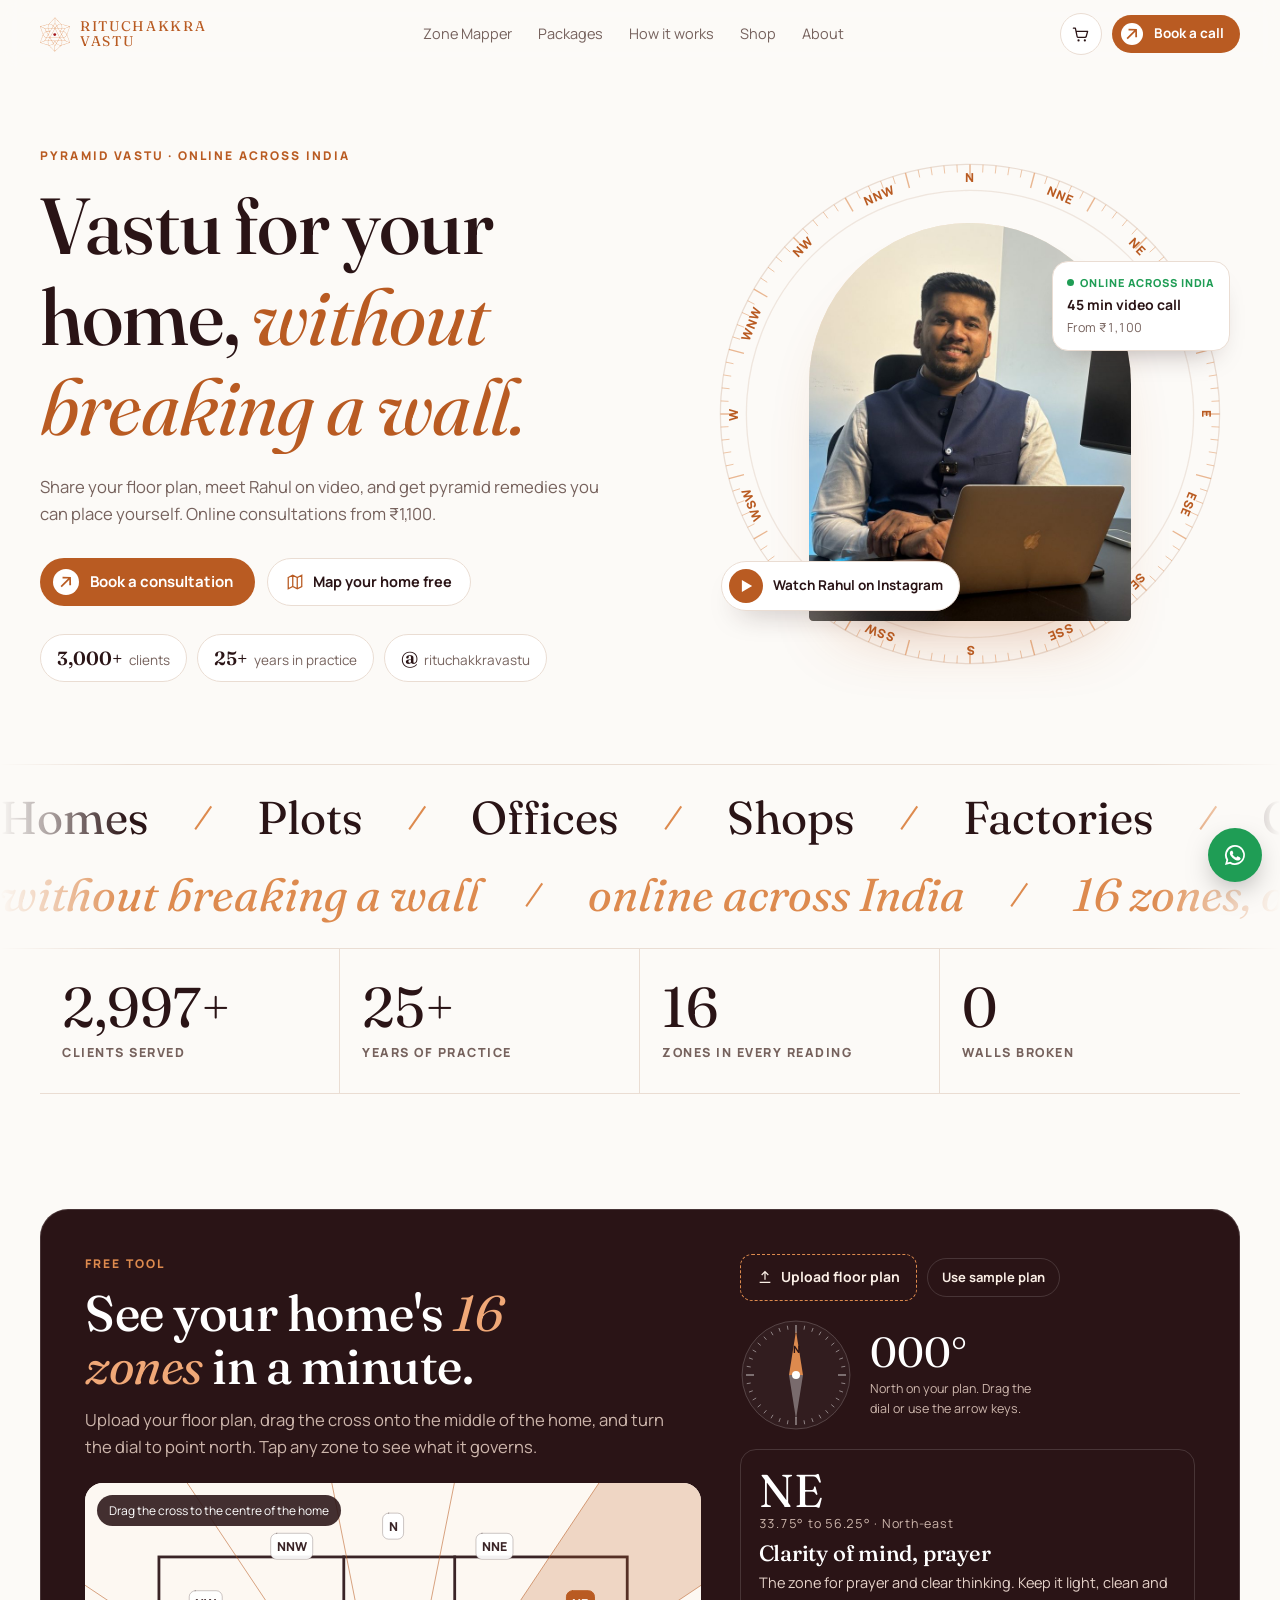
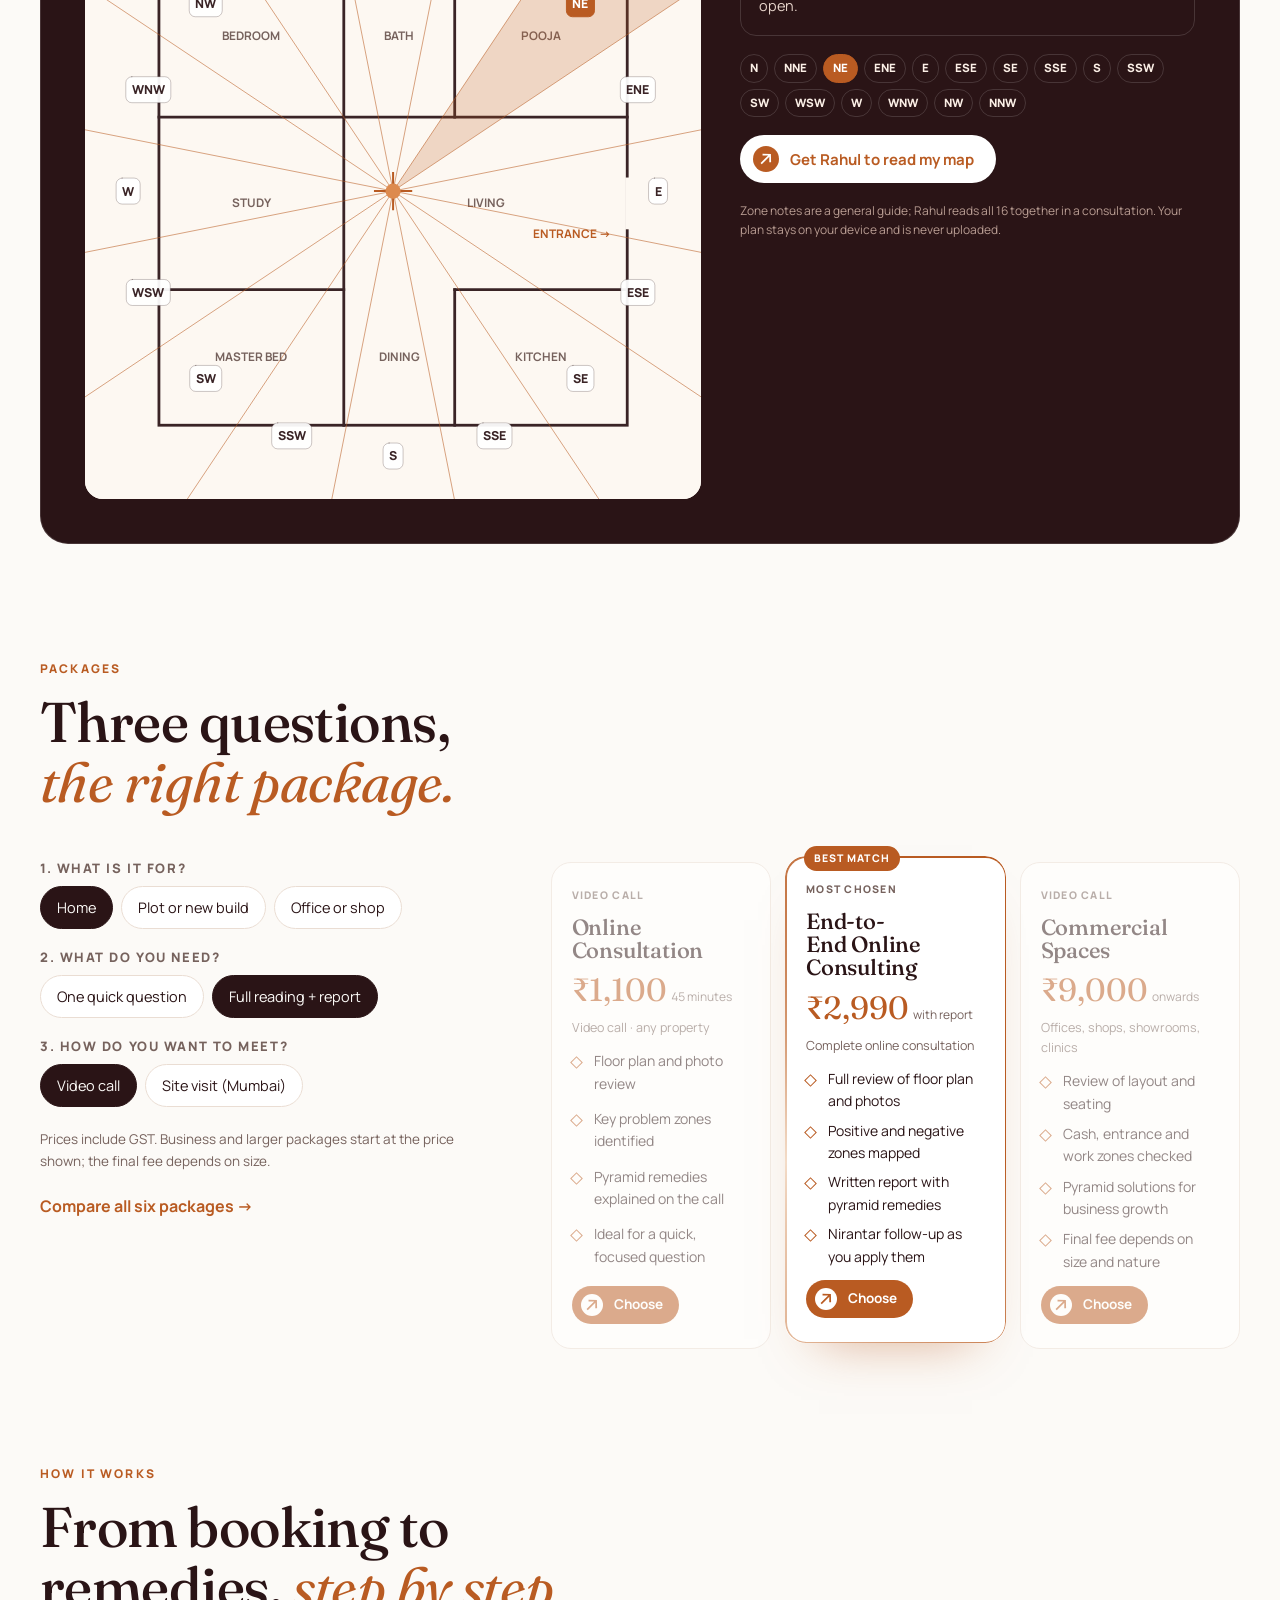
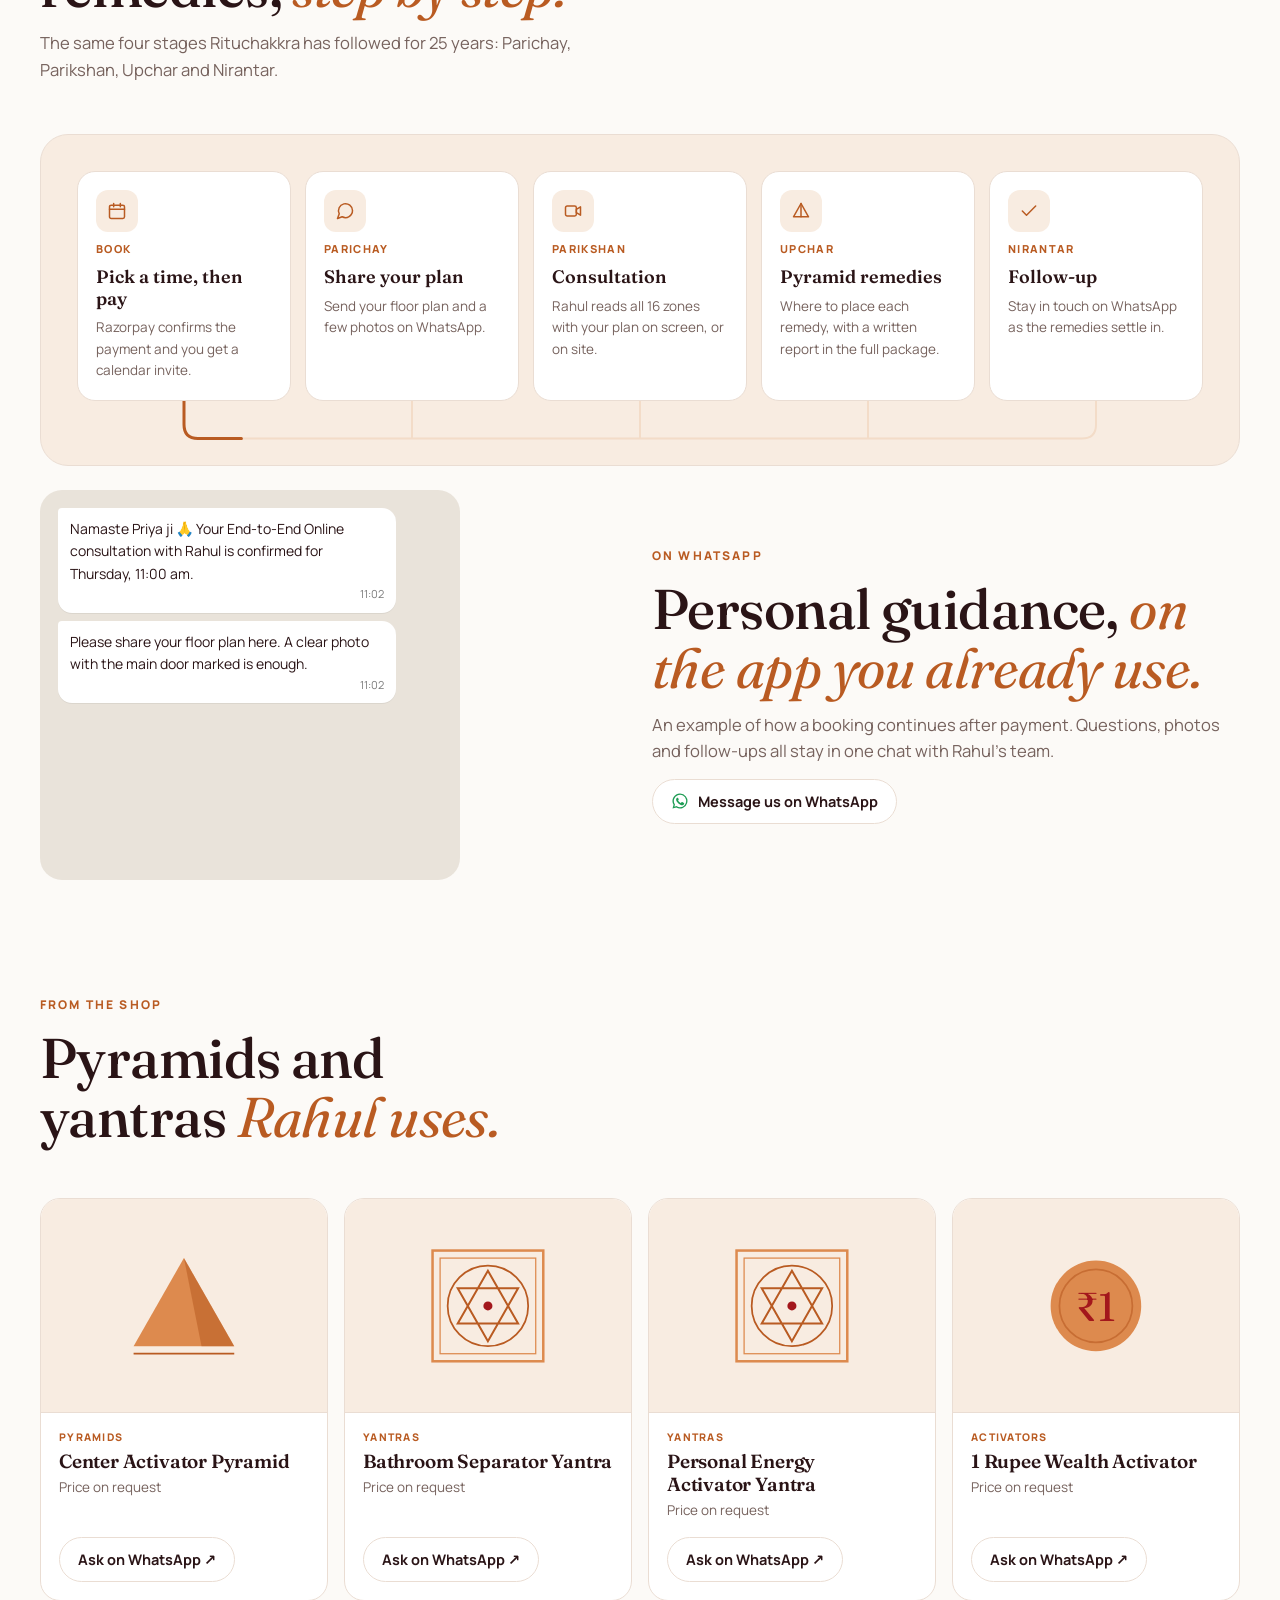
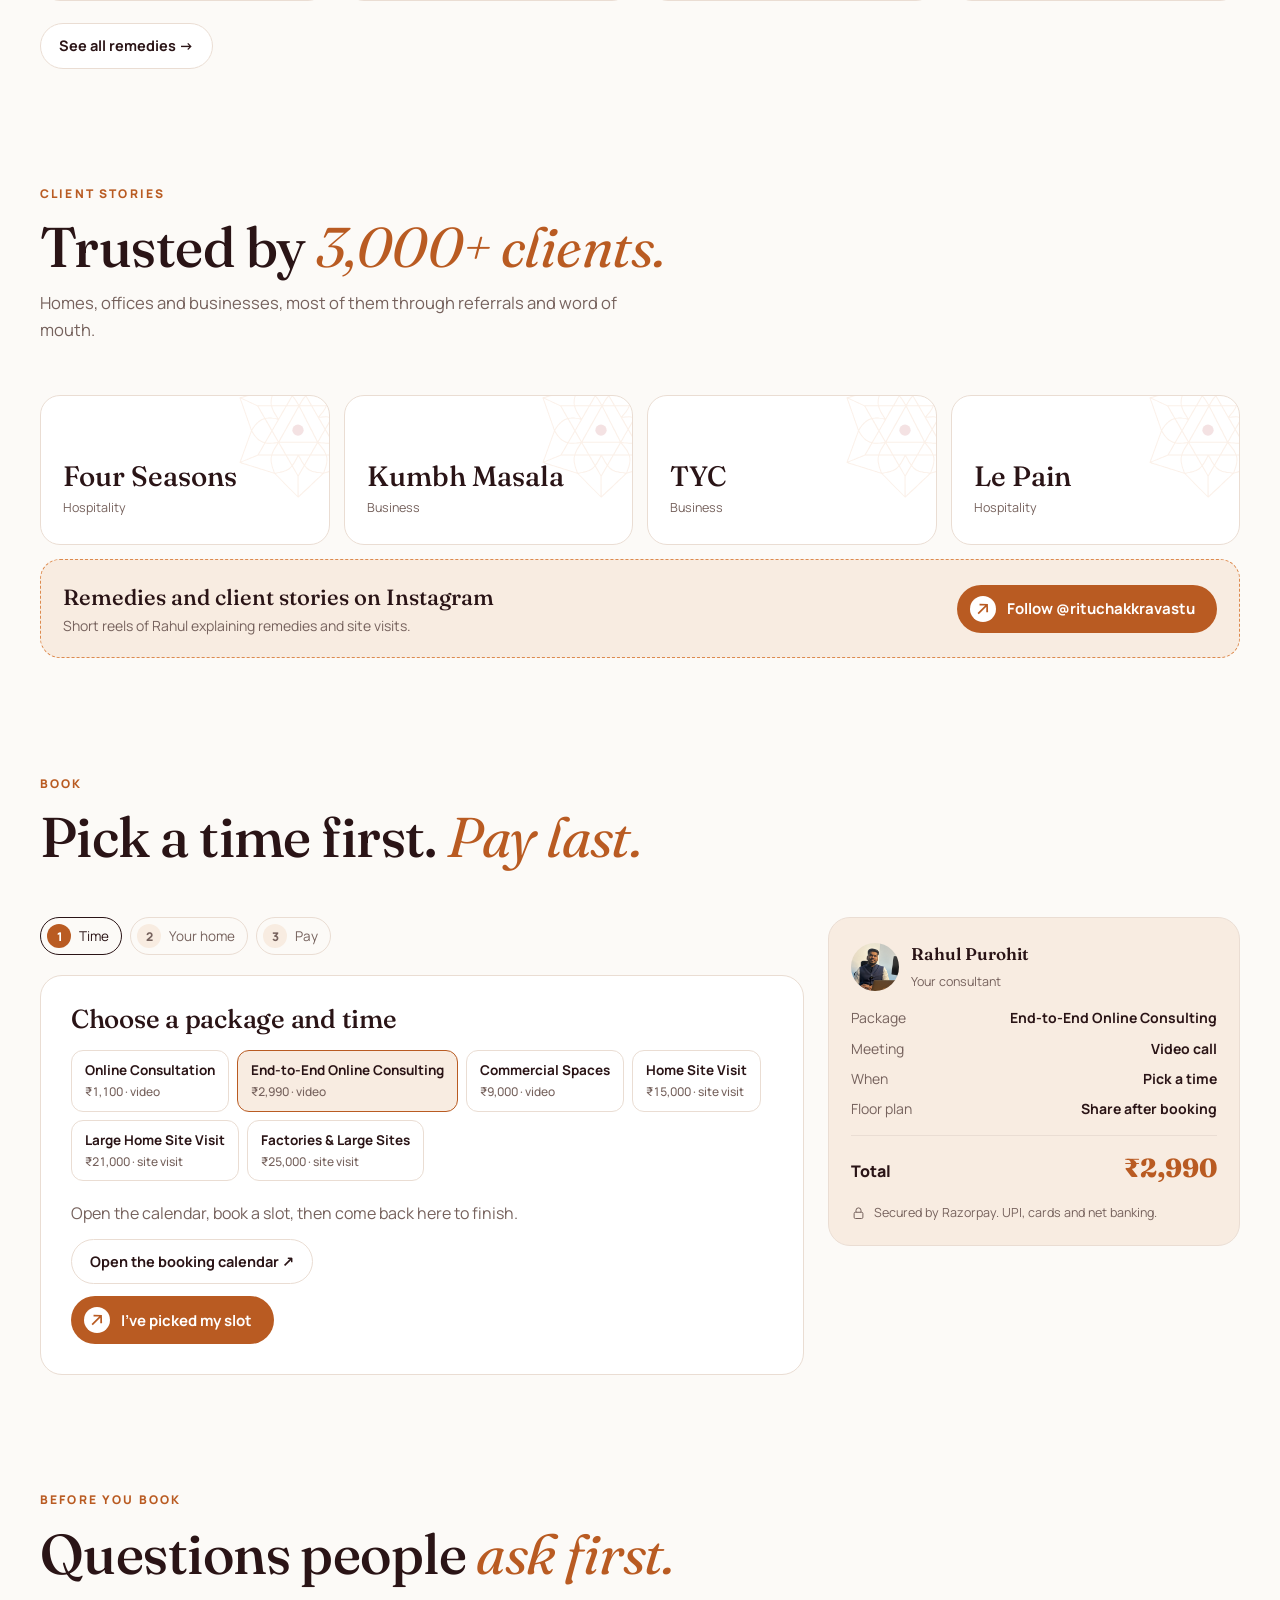
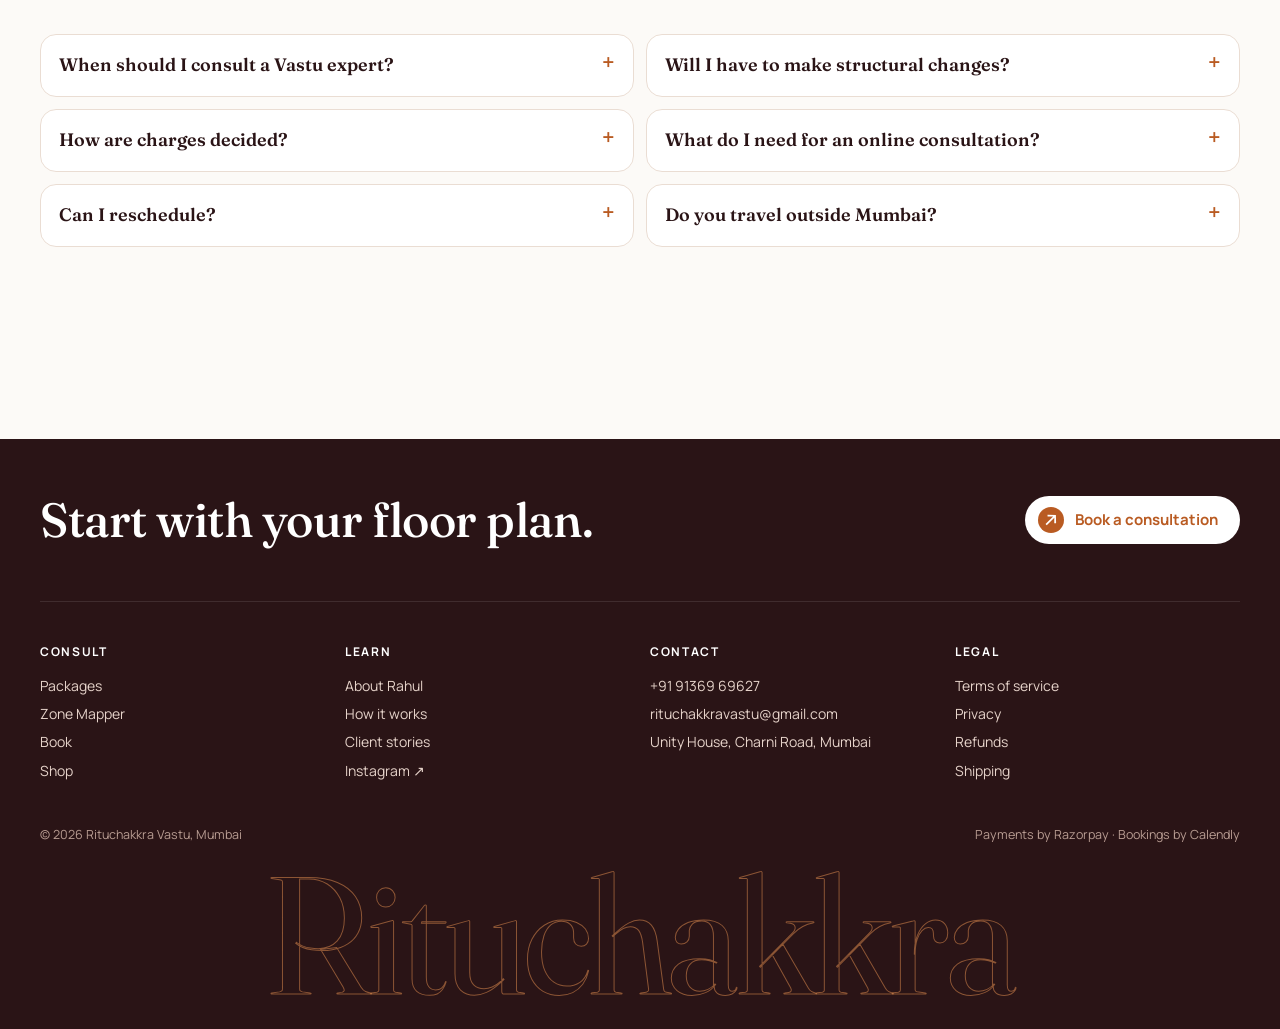
<file: index.html>
<!doctype html>
<html lang="en-IN">
<head>
<meta charset="utf-8">
<meta name="viewport" content="width=device-width,initial-scale=1,viewport-fit=cover">
<title>Book a Vastu Consultation · Rituchakkra Vastu</title>
<meta name="description" content="Pick a time first, pay last. Book your Pyramid Vastu consultation with Rahul Purohit online.">
<link rel="canonical" href="https://rituchakkravastu.com/book/">

<meta name="theme-color" content="#B95B22">
<link rel="icon" href="/favicon.svg" type="image/svg+xml">
<link rel="apple-touch-icon" href="/apple-touch-icon.png">
<meta property="og:type" content="website">
<meta property="og:site_name" content="Rituchakkra Vastu">
<meta property="og:locale" content="en_IN">
<meta property="og:title" content="Book a Vastu Consultation · Rituchakkra Vastu">
<meta property="og:description" content="Pick a time first, pay last. Book your Pyramid Vastu consultation with Rahul Purohit online.">
<meta property="og:url" content="https://rituchakkravastu.com/book/">
<meta property="og:image" content="https://rituchakkravastu.com/og-image.jpg">
<meta property="og:image:secure_url" content="https://rituchakkravastu.com/og-image.jpg">
<meta property="og:image:type" content="image/jpeg">
<meta property="og:image:width" content="1200">
<meta property="og:image:height" content="630">
<meta property="og:image:alt" content="Rituchakkra Vastu: Vastu for your home, without breaking a wall">
<meta name="twitter:card" content="summary_large_image">
<meta name="twitter:title" content="Book a Vastu Consultation · Rituchakkra Vastu">
<meta name="twitter:description" content="Pick a time first, pay last. Book your Pyramid Vastu consultation with Rahul Purohit online.">
<meta name="twitter:image" content="https://rituchakkravastu.com/og-image.jpg">
<link rel="preconnect" href="https://fonts.googleapis.com">
<link rel="stylesheet" href="https://fonts.googleapis.com/css2?family=Fraunces:ital,opsz,wght@0,9..144,400;0,9..144,500;0,9..144,600;1,9..144,400;1,9..144,500&family=Manrope:wght@400;500;600;700;800&display=swap">
<link rel="stylesheet" href="/css/site.css">

</head>
<body>
<svg width="0" height="0" style="position:absolute" aria-hidden="true">
  <defs>
    <symbol id="mk" viewBox="296 136 692 786"><path fill="currentColor" fill-rule="evenodd" d="M643.0 138.5L640.5 139.0L616.5 163.5L598.5 183.5L556.5 226.5L550.5 234.0L537.5 246.5L537.0 248.0L522.5 262.0L521.5 264.0L498.5 287.5L481.5 291.5L479.0 293.0L474.5 293.5L471.0 295.0L466.0 295.5L463.0 297.5L450.5 299.5L446.5 301.5L432.0 304.5L423.0 308.0L417.5 308.5L407.0 312.0L392.5 315.0L382.5 318.5L353.0 325.5L349.0 327.5L338.0 329.5L334.0 331.5L319.0 334.5L315.0 336.5L303.5 338.5L298.5 341.0L298.5 345.0L301.5 351.0L304.0 361.0L307.5 368.5L308.5 374.0L311.5 379.5L312.5 385.5L316.0 392.5L318.5 403.0L321.0 407.0L323.5 417.0L326.5 422.5L327.5 428.0L331.0 435.5L334.0 446.0L335.5 448.0L338.5 459.0L340.5 462.0L342.5 471.0L346.5 479.5L353.0 500.5L355.5 504.5L356.5 510.0L364.5 531.5L364.5 534.0L362.0 539.0L361.5 543.0L356.5 554.5L355.5 559.5L353.5 562.5L340.5 600.5L338.5 603.5L336.0 613.0L332.0 621.5L327.5 636.5L318.5 659.0L316.5 667.0L314.0 671.5L306.5 694.0L304.0 698.5L301.5 708.5L298.5 714.5L298.5 718.0L301.5 720.0L303.5 720.0L307.5 722.0L338.5 731.0L342.0 733.0L351.5 735.0L354.5 737.0L364.5 739.0L369.5 741.5L380.0 744.0L390.5 748.0L393.0 748.0L394.0 749.0L411.5 754.0L418.5 757.0L428.0 759.0L430.0 760.5L459.0 769.0L464.0 771.5L473.5 773.5L478.5 776.0L488.0 778.0L491.5 780.0L495.5 780.5L501.5 783.0L526.5 808.0L540.0 823.0L550.0 832.0L552.0 835.0L582.0 865.0L584.5 866.5L585.0 868.0L600.5 883.0L601.5 885.0L636.0 919.5L639.5 919.0L656.0 903.0L657.0 903.0L665.5 894.0L699.0 863.5L716.5 846.0L721.0 843.0L728.5 835.0L731.0 833.5L738.5 825.5L756.0 810.0L784.5 782.5L788.5 780.5L793.5 779.5L795.5 778.0L805.5 776.0L809.0 774.0L820.0 771.5L829.5 767.5L834.0 767.0L844.0 763.0L852.5 761.0L856.0 759.0L862.0 758.0L891.0 748.0L893.5 748.0L905.5 743.5L916.0 741.0L919.5 739.0L929.0 737.0L934.0 734.5L943.0 732.5L947.0 730.5L978.0 721.5L980.0 720.0L984.5 719.0L985.5 717.5L985.0 713.0L982.0 707.5L979.0 696.5L977.5 694.5L977.0 691.0L973.0 682.0L970.5 673.0L969.0 671.0L964.0 654.5L962.0 651.5L960.0 643.5L958.0 641.0L955.0 629.5L952.0 623.5L949.5 614.5L947.0 610.0L947.0 607.0L945.0 603.5L937.0 579.5L934.0 573.5L929.5 558.5L927.5 556.0L927.0 551.5L924.0 545.5L920.5 533.0L923.0 523.5L927.5 513.0L928.0 509.0L932.0 500.0L932.5 496.0L936.0 488.0L939.0 477.5L941.0 474.0L943.0 465.5L947.0 456.5L947.0 454.0L950.0 447.5L951.5 440.5L955.0 433.0L958.0 421.5L960.0 418.5L962.0 410.5L966.0 401.5L966.0 399.0L969.5 391.0L973.0 378.5L975.0 375.5L981.5 354.0L985.0 346.5L985.0 340.5L980.0 338.5L969.5 336.5L965.0 334.5L952.0 332.0L939.5 328.0L934.5 327.5L934.0 326.5L931.0 325.5L928.0 325.5L908.0 319.5L895.5 317.0L890.0 314.5L878.0 312.5L875.0 310.5L862.0 308.0L852.0 304.5L838.0 301.5L833.5 299.5L822.5 297.5L818.5 295.5L815.5 295.5L812.5 294.0L805.5 293.0L801.5 291.0L782.0 286.5L768.0 272.5L764.5 267.5L736.0 238.0L732.0 232.5L728.0 229.5L722.5 222.5L714.5 215.0L714.0 213.5L683.0 181.0L682.0 179.0L673.5 171.0L659.0 154.5ZM508.5 781.0L515.5 780.0L520.0 778.0L536.0 776.0L540.5 774.0L554.0 771.5L560.5 768.0L566.0 767.0L585.0 757.0L590.0 753.0L600.5 742.0L603.0 743.0L633.5 795.5L633.5 907.5L632.5 908.5L558.0 834.0L555.5 830.5L538.0 814.0L535.0 809.5L508.5 783.5ZM775.5 781.5L775.5 782.5L751.0 806.0L749.5 806.5L740.0 816.5L738.5 817.0L705.0 849.5L664.5 886.5L657.0 894.5L650.5 899.5L647.5 903.5L642.0 908.5L640.0 908.0L639.5 798.0L673.0 740.0L675.0 740.0L686.5 752.5L697.5 761.0L719.5 771.5L728.0 773.5L733.0 773.5L735.5 775.0L745.5 777.0L762.0 778.0ZM638.0 682.5L639.5 683.5L649.5 700.5L659.5 719.5L668.5 731.5L669.0 734.0L658.5 753.0L654.5 758.5L652.0 764.5L644.5 776.0L643.0 780.0L640.5 783.0L639.0 787.0L636.5 788.5L631.0 780.0L619.0 757.5L611.5 746.0L606.5 736.0L619.0 717.5L620.0 714.5L629.0 700.0L629.0 698.5L633.0 692.0L636.0 684.5ZM789.0 773.0L792.0 763.0L799.5 745.0L805.0 721.5L805.0 714.0L806.5 707.0L806.5 696.5L805.0 683.0L803.0 678.5L804.5 676.5L877.5 676.5L889.5 681.0L892.5 683.0L899.5 685.0L907.0 689.0L925.0 695.5L931.5 699.0L937.0 700.5L940.0 702.5L970.0 714.0L972.5 716.0L971.0 718.0L963.0 719.5L937.0 728.5L934.0 728.5L925.0 732.5L918.5 733.5L896.0 741.5L886.5 743.5L877.0 747.5L872.5 748.0L868.5 750.0L851.5 754.5L849.5 756.0L839.0 758.5L834.0 761.0L826.5 762.5L807.0 769.5L796.5 772.0L792.0 774.0L790.0 774.0ZM709.5 677.0L795.0 676.5L797.5 678.5L800.5 691.5L800.5 713.0L799.5 716.0L799.5 721.5L796.5 730.5L794.0 743.5L790.5 750.5L790.0 754.0L786.0 763.0L783.5 772.0L780.5 776.0L767.5 773.5L744.5 771.5L740.5 769.5L735.5 769.5L719.5 765.5L716.0 763.0L707.5 760.0L695.5 752.0L687.5 745.5L678.5 735.0L678.0 731.0ZM643.5 678.0L645.0 676.5L700.5 676.5L701.5 679.0L693.5 691.0L682.5 711.5L678.5 717.0L677.0 721.0L674.5 725.0L672.5 726.0L665.0 716.5L655.0 699.0L654.0 695.5L650.5 691.0ZM574.0 676.5L631.5 676.5L632.5 677.5L628.5 687.0L615.5 709.5L613.5 714.5L603.5 729.0L601.0 727.5L589.5 706.5L585.5 701.0L585.0 698.5L572.5 678.0ZM486.5 678.0L488.0 676.5L564.5 677.0L570.5 686.0L577.5 699.5L579.5 701.5L586.5 715.0L590.5 720.5L591.5 724.0L594.0 726.5L594.5 729.0L598.5 735.0L597.5 737.0L589.5 745.5L575.0 756.0L568.5 758.5L565.5 761.0L557.5 763.0L553.5 765.5L535.5 769.5L531.0 771.5L520.5 772.5L507.5 776.0L503.5 776.0L500.0 770.0L497.0 759.0L495.0 756.5L489.0 737.0L486.0 719.5L484.0 714.5L483.5 691.0ZM311.0 716.0L312.5 714.5L342.5 703.0L346.5 700.5L353.5 698.5L358.5 695.5L365.0 694.0L372.0 690.0L376.5 689.0L384.0 685.0L390.0 683.5L406.0 676.5L479.5 676.5L480.5 677.5L480.5 680.0L479.0 684.5L477.5 696.0L478.5 716.5L479.5 717.5L480.5 724.0L481.5 725.0L484.5 742.0L495.5 773.5L493.5 774.5L485.5 771.5L482.5 771.5L473.5 767.5L467.5 766.5L457.0 762.5L451.5 761.5L445.0 758.5L435.5 756.5L432.0 754.5L424.5 753.0L397.0 743.5L387.5 741.5L378.0 737.5L375.0 737.5L367.0 734.0L359.0 732.5L337.0 724.5L326.0 722.0L321.0 719.5L311.5 717.5ZM714.0 668.0L716.5 665.0L727.5 644.5L735.0 633.0L742.0 619.5L746.5 613.0L748.5 608.0L751.0 606.5L764.5 622.5L783.5 648.5L794.0 669.0L792.5 670.5L715.5 670.5L714.0 669.5ZM523.0 607.0L524.0 606.5L525.5 607.5L527.5 613.0L537.0 628.0L542.5 639.0L546.0 643.5L557.5 665.0L560.0 667.5L560.0 669.5L559.0 670.5L490.5 670.5L489.0 669.0L499.0 645.5ZM515.5 605.5L515.5 607.5L496.5 637.5L484.5 664.0L484.0 668.0L482.0 670.5L412.5 670.5L411.0 669.0L432.5 633.0L446.5 607.5L450.0 606.5L459.5 608.5L480.5 608.5L484.5 607.5L503.0 607.0L512.5 605.0ZM758.5 604.5L761.0 604.0L762.0 605.0L766.0 605.0L768.5 606.0L790.0 607.0L798.0 608.5L824.5 608.5L834.5 606.5L837.0 607.0L872.5 669.0L871.0 670.5L802.0 670.5L800.0 669.0L799.0 665.0L795.0 659.0L794.0 654.5L792.0 652.5L789.5 646.0L770.0 619.5L758.5 606.0ZM530.5 603.5L531.5 602.5L743.0 602.5L744.0 604.5L717.5 649.5L716.5 653.0L713.0 657.5L707.5 668.0L705.0 670.5L569.5 670.5L566.5 668.0L551.0 639.5L532.0 608.0ZM915.5 542.0L917.5 542.5L923.0 559.0L925.5 563.5L926.0 567.0L935.5 592.0L936.5 597.0L940.5 605.5L942.5 614.0L944.5 617.0L951.5 639.0L959.5 658.5L960.5 664.0L964.5 672.5L966.5 681.0L976.5 706.5L977.0 709.5L976.0 710.5L959.0 703.5L954.5 702.5L952.0 700.5L944.0 698.0L937.5 694.5L934.0 694.0L927.5 690.5L923.0 689.5L913.0 684.5L908.0 683.5L905.5 681.5L882.5 672.5L879.5 669.0L858.0 630.5L854.5 626.0L852.0 620.0L844.0 607.5L844.0 605.0L845.5 603.5L848.0 603.5L855.0 601.0L859.5 598.0L863.0 597.0L879.5 586.0L881.0 583.5L897.0 567.5ZM369.5 542.0L382.5 562.0L390.5 571.0L390.5 572.0L392.5 573.0L402.0 583.5L410.5 590.5L415.0 592.5L419.5 596.0L429.5 601.0L439.5 604.0L439.5 608.0L430.5 622.5L415.5 650.0L411.5 655.5L404.5 669.0L402.0 672.0L387.5 678.5L383.0 679.5L375.5 683.5L368.5 685.5L367.0 687.0L357.5 690.0L351.0 693.5L341.5 696.5L341.0 697.5L332.0 700.5L329.0 702.5L307.5 710.5L307.0 708.5L308.0 704.5L310.0 701.0L310.0 699.0L318.0 679.0L319.0 674.0L321.0 671.0L323.0 663.0L333.5 636.5L334.0 632.5L336.0 629.5L338.0 621.5L340.0 618.5L347.0 597.0L351.0 588.0L353.0 580.0L355.0 577.0L357.5 567.5L361.0 561.0L362.0 555.5L364.0 552.0L366.5 543.5L367.5 542.0ZM487.0 541.5L518.0 595.0L518.0 598.0L509.0 600.5L495.5 601.5L493.5 602.5L456.0 602.5L452.0 601.5L451.0 600.0L473.5 560.5L477.5 555.0L485.0 541.0ZM793.0 532.0L794.5 533.0L798.5 539.5L802.5 548.0L804.5 550.0L830.5 596.5L832.5 598.5L833.0 600.0L832.0 601.5L826.0 603.0L819.5 602.0L800.5 602.0L796.0 603.0L790.0 601.5L772.5 601.0L767.5 599.5L757.5 598.5L756.0 597.0L756.0 595.0L766.0 579.0L766.5 576.5L770.0 572.0L777.0 558.5L781.0 553.0L781.0 551.5ZM442.0 466.5L444.5 468.0L447.5 472.5L455.0 487.0L458.5 491.5L478.0 527.0L482.0 532.5L481.5 535.0L475.5 544.5L471.5 553.0L464.5 563.5L453.5 584.0L449.5 589.5L447.5 594.5L443.5 599.0L439.5 598.5L429.5 594.5L416.0 586.5L405.0 577.5L402.5 576.5L388.0 559.0L372.0 535.5L371.5 533.5L372.0 531.0L374.5 528.0L376.5 523.5L394.0 499.0L397.0 497.0L408.0 485.0L413.0 482.5L418.0 478.0L432.0 470.0ZM452.0 464.5L463.0 463.0L487.0 463.0L507.0 466.0L518.0 470.0L518.5 471.0L487.0 525.5L485.0 526.0L484.0 525.0L482.0 520.0L480.0 518.0L467.5 494.5L465.0 492.0L462.5 486.0L451.0 467.0ZM834.0 461.5L839.0 462.0L848.5 465.5L858.0 471.0L866.5 478.0L871.0 480.5L891.0 502.5L901.5 516.0L912.5 532.5L912.5 535.0L906.0 545.0L890.5 565.5L880.0 577.5L866.0 588.0L848.0 597.5L843.0 599.0L839.5 598.5L835.5 593.0L835.0 590.5L830.5 584.0L804.0 536.5L797.0 525.5L800.0 518.5L809.0 504.5L831.0 465.0ZM760.0 457.5L799.0 456.0L812.0 457.0L816.5 458.5L825.0 459.5L826.0 460.5L825.5 463.0L794.0 517.5L792.0 517.0L779.0 493.0L777.0 491.0L770.0 477.5L759.5 460.5ZM643.0 397.0L654.5 419.5L654.5 421.0L658.5 427.0L670.5 452.0L671.5 452.5L673.5 458.5L677.5 464.0L684.5 479.5L694.5 497.5L704.5 518.5L706.0 520.0L708.5 527.0L712.5 532.5L712.5 534.0L716.0 539.5L728.0 565.0L730.5 568.0L734.5 577.0L736.0 578.5L736.5 581.5L740.5 587.5L743.5 595.5L742.5 596.5L532.0 596.5L531.0 595.5L532.0 592.0L535.5 587.0L543.0 572.0L545.0 570.0L553.5 553.5L555.5 551.5L557.0 547.0L566.0 532.5L568.0 527.5L590.0 489.5L592.0 484.5L593.5 483.5L596.5 476.5L600.0 471.5L602.0 466.5L604.0 464.5L611.0 450.5L615.0 445.0L615.5 442.5L618.0 439.5L636.0 406.0L639.0 402.0L640.0 399.0ZM865.0 392.5L865.0 394.5L830.0 454.5L825.0 454.5L818.0 452.5L811.0 452.5L809.0 451.5L796.0 450.0L779.5 451.5L773.0 451.0L769.0 452.5L763.5 452.5L762.0 451.0L785.0 423.5L786.0 420.5L794.0 409.5L795.0 406.0L799.0 400.0L801.0 393.5L802.5 392.0ZM635.5 392.0L636.5 393.0L624.5 413.5L623.5 417.0L620.5 421.0L613.5 435.0L611.0 437.5L609.0 443.0L596.5 463.5L594.5 468.5L572.5 506.5L561.0 528.5L558.0 532.5L555.5 538.5L551.5 544.0L551.5 545.5L534.5 574.5L526.0 591.0L523.5 592.0L490.0 535.0L490.0 532.5L493.5 526.0L497.0 521.5L500.0 514.5L526.0 471.0L533.5 456.5L537.0 452.0L538.0 448.5L541.0 445.0L548.0 431.5L555.0 421.0L566.5 399.5L572.0 392.0ZM795.0 393.0L795.0 395.0L790.5 401.5L790.0 404.5L776.0 425.0L754.5 449.5L752.5 448.0L721.5 394.5L722.5 392.0L792.5 391.5ZM649.5 392.0L713.0 392.0L723.5 410.5L725.5 412.5L727.5 417.5L734.0 427.5L737.5 435.0L740.0 438.0L757.5 469.5L759.5 471.5L761.5 477.0L764.5 480.5L766.0 484.5L789.5 524.0L789.5 525.5L770.5 557.5L770.5 559.0L767.0 563.5L755.5 585.0L750.5 592.0L748.5 591.0L745.0 582.5L743.0 580.5L742.0 577.0L735.5 564.0L732.5 560.0L721.0 535.5L703.5 503.0L701.0 496.0L695.5 487.5L682.0 459.0L680.0 457.0L671.5 438.5L670.0 437.0L663.0 422.0L661.0 420.0L659.0 414.5L648.0 394.0ZM562.5 392.0L563.0 394.0L542.5 428.5L535.5 442.5L532.5 446.0L524.5 460.5L522.5 460.5L502.0 428.0L502.0 426.5L499.0 423.0L490.5 404.0L487.5 393.0L488.5 392.0L493.5 391.5ZM409.0 393.0L410.0 392.0L480.0 392.0L482.0 394.5L484.5 404.5L487.0 408.5L489.0 415.0L495.5 429.0L515.5 461.5L514.0 462.5L508.5 460.5L492.0 459.0L483.0 456.5L465.0 456.5L461.0 458.5L447.0 459.5L439.5 447.5L434.0 436.5L430.0 431.0L428.5 427.0L426.5 425.0L415.0 403.5L411.5 399.0ZM307.5 349.0L309.5 349.0L322.5 356.0L337.5 362.0L368.5 377.0L372.5 378.0L378.5 381.5L385.0 383.5L388.5 386.0L398.5 390.0L404.5 398.0L424.5 434.0L428.0 438.5L430.5 444.5L432.5 446.5L435.5 453.0L439.5 458.5L438.0 462.0L424.0 467.5L415.0 472.5L407.0 478.5L404.0 482.5L398.5 486.0L381.5 505.5L371.0 520.5L369.5 524.0L368.5 524.0L366.5 521.5L361.0 504.0L357.0 495.0L356.0 489.5L353.0 484.0L351.0 475.0L347.0 466.5L346.5 462.5L342.0 452.0L342.0 449.5L338.0 441.0L336.0 432.5L334.0 429.5L331.0 418.5L329.0 415.5L327.0 407.0L323.0 399.0L323.0 396.0L321.0 390.0L319.5 388.0L311.5 363.0L310.0 361.0L307.0 351.5ZM975.5 348.5L977.0 349.5L977.0 351.5L975.5 354.0L974.5 359.5L966.5 380.0L964.5 389.0L961.5 395.0L959.5 403.0L958.0 405.0L955.5 414.5L953.5 418.0L940.5 458.0L936.5 467.0L936.0 471.0L928.0 492.0L926.0 500.0L923.5 504.5L921.0 515.0L916.0 525.5L892.5 494.5L879.0 480.5L875.5 478.5L870.5 472.5L864.5 468.5L863.0 466.5L849.5 459.5L847.0 459.5L844.0 457.5L838.5 456.5L837.5 454.5L868.0 402.0L869.0 399.0L875.0 390.5ZM575.5 384.0L589.5 361.0L592.0 355.0L594.0 353.0L600.0 341.5L602.5 338.0L605.0 338.0L611.5 347.0L613.5 348.5L621.5 360.5L631.0 377.0L633.0 379.0L635.5 385.0L634.0 386.0L577.5 386.0ZM708.5 384.0L706.5 386.0L650.5 386.0L648.5 384.5L659.0 365.5L667.5 354.0L669.0 350.5L671.5 348.5L680.0 337.5L682.5 338.5ZM789.5 295.0L792.0 294.5L796.5 295.5L801.0 297.5L813.5 300.0L848.0 310.0L851.5 310.0L858.5 313.0L870.0 315.0L877.5 318.0L884.5 319.0L904.5 325.0L909.0 325.5L913.0 327.5L925.5 330.0L938.0 334.0L941.5 334.0L952.5 338.0L959.5 339.0L960.5 340.0L970.0 342.0L971.5 343.5L970.0 345.0L959.0 349.0L955.5 351.5L952.5 352.0L930.0 362.0L923.5 364.0L919.5 366.5L917.5 366.5L909.5 370.5L901.5 373.0L897.5 375.5L891.0 377.5L873.5 385.5L806.0 386.0L804.5 385.0L806.0 372.0L807.0 370.5L807.0 360.0L805.5 353.5L805.0 343.5L799.0 320.0L796.5 316.0L796.0 312.5L792.0 304.5ZM495.5 295.0L495.5 297.5L489.0 312.0L486.5 323.0L484.5 326.5L484.5 329.5L481.5 339.5L481.5 343.0L480.0 346.0L480.0 349.5L478.0 354.5L478.5 363.0L477.5 375.0L479.5 384.5L477.5 386.0L400.5 385.5L396.0 382.5L392.0 381.5L362.0 367.0L359.0 366.5L352.0 362.5L335.0 355.5L330.0 352.5L326.0 351.5L321.5 348.5L313.5 345.5L312.0 344.0L313.5 342.0L331.0 338.0L342.0 334.0L345.5 334.0L358.0 330.0L372.5 327.0L380.5 324.0L388.0 323.0L392.0 321.0L403.0 319.0L414.5 315.0L425.5 313.0L431.5 310.5L444.0 308.0L456.0 304.0L459.5 304.0L471.0 300.0L474.0 300.0L481.0 297.5L485.5 297.0L490.0 295.0ZM781.0 293.5L783.5 296.0L786.0 304.5L790.0 312.5L790.5 316.0L792.5 321.0L794.0 322.5L796.5 335.0L799.5 343.5L801.0 358.0L800.5 367.0L801.5 370.5L800.5 372.5L800.5 377.5L798.0 385.0L796.5 386.0L717.5 385.5L715.0 383.0L712.0 376.5L708.5 372.0L707.0 368.0L686.5 333.5L687.5 329.5L698.5 320.0L704.0 316.5L728.5 304.5L733.0 304.0L744.0 300.0L749.5 299.5L764.5 295.0L769.0 295.0L778.0 293.0ZM502.5 294.0L505.5 293.0L515.5 295.0L520.5 295.0L556.0 304.5L578.0 315.0L598.5 330.5L598.5 332.5L594.0 341.0L590.5 345.5L583.5 359.0L567.5 385.5L487.5 386.0L485.0 384.5L483.5 377.0L484.5 352.0L486.0 348.5L486.0 344.5L489.0 335.0L489.0 332.0L493.0 321.0L493.5 316.5L497.0 309.5L498.0 304.5ZM642.0 270.0L644.0 271.5L669.5 317.0L677.5 329.5L677.5 331.0L666.0 344.5L656.5 358.0L643.0 381.5L640.0 379.5L633.0 367.0L618.0 344.5L607.0 332.0L607.5 328.5ZM646.0 151.0L647.0 151.0L677.5 183.5L678.0 185.0L697.0 204.0L697.5 205.5L718.0 226.5L718.5 228.0L735.5 245.5L742.0 253.5L772.0 284.5L773.5 287.0L773.0 288.5L759.0 290.5L726.0 299.5L701.5 310.5L690.5 318.5L684.5 325.0L681.0 324.0L663.0 291.5L660.5 289.0L652.0 272.5L650.0 271.0L649.5 268.5L645.0 261.0L645.0 152.0ZM638.0 151.0L639.0 152.5L639.0 262.0L603.5 324.0L602.0 325.5L600.0 325.5L595.0 319.5L575.5 306.5L567.5 304.0L559.0 299.5L532.5 293.0L528.0 291.0L509.5 288.5L508.5 286.5L513.5 280.5L527.0 267.5L544.0 248.5L558.0 235.0L562.0 229.5L589.5 202.0L591.5 198.5Z"/><circle cx="636.2" cy="529.8" r="32.5" fill="var(--dot)"/></symbol>
    <symbol id="i-ar" viewBox="0 0 14 15"><path fill="currentColor" d="M13.376 11.552l-.264-10.44-10.44-.24.024 2.28 6.96-.048L.2 12.56l1.488 1.488 9.432-9.432-.048 6.912 2.304.024z"/></symbol>
    <symbol id="i-cart" viewBox="0 0 24 24"><path d="M3 4h2.5l2.2 10.4a1.6 1.6 0 0 0 1.6 1.3h8.3a1.6 1.6 0 0 0 1.6-1.2L21 8H6.3" fill="none" stroke="currentColor" stroke-width="1.6" stroke-linecap="round" stroke-linejoin="round"/><circle cx="9.5" cy="19.5" r="1.4" fill="currentColor"/><circle cx="17.5" cy="19.5" r="1.4" fill="currentColor"/></symbol>
    <symbol id="i-menu" viewBox="0 0 24 24"><path d="M4 8h16M4 16h16" stroke="currentColor" stroke-width="1.6" stroke-linecap="round"/></symbol>
    <symbol id="i-x" viewBox="0 0 24 24"><path d="M6 6l12 12M18 6 6 18" stroke="currentColor" stroke-width="1.6" stroke-linecap="round"/></symbol>
    <symbol id="i-lock" viewBox="0 0 24 24"><rect x="5" y="10" width="14" height="10" rx="2" fill="none" stroke="currentColor" stroke-width="1.6"/><path d="M8 10V7a4 4 0 0 1 8 0v3" fill="none" stroke="currentColor" stroke-width="1.6"/></symbol>
    <symbol id="i-map" viewBox="0 0 24 24"><path d="M3 6l6-3 6 3 6-3v15l-6 3-6-3-6 3z M9 3v15 M15 6v15"/></symbol>
    <symbol id="i-wa" viewBox="0 0 24 24"><path d="M12 2a10 10 0 0 0-8.6 15.1L2 22l5-1.3A10 10 0 1 0 12 2Zm0 18.2a8.2 8.2 0 0 1-4.2-1.2l-.3-.2-3 .8.8-2.9-.2-.3A8.2 8.2 0 1 1 12 20.2Zm4.5-6.1c-.2-.1-1.5-.7-1.7-.8s-.4-.1-.6.1-.7.8-.8 1-.3.2-.5.1a6.7 6.7 0 0 1-3.3-2.9c-.2-.4.2-.4.7-1.3a.5.5 0 0 0 0-.4l-.8-1.8c-.2-.5-.4-.4-.6-.4h-.5a1 1 0 0 0-.7.3 3 3 0 0 0-.9 2.2 5.2 5.2 0 0 0 1.1 2.7 11.8 11.8 0 0 0 4.5 4c1.7.7 2.3.8 3.2.6a2.7 2.7 0 0 0 1.8-1.2 2.2 2.2 0 0 0 .1-1.3c0-.1-.2-.2-.5-.3Z"/></symbol>
    <symbol id="i-play" viewBox="0 0 12 14"><path d="M0 0l12 7-12 7z"/></symbol>
    <symbol id="i-up" viewBox="0 0 24 24"><path d="M12 16V4M7 9l5-5 5 5M4 20h16"/></symbol>
  </defs>
</svg>

<div class="cbar" id="cbar" hidden><span id="cbar-txt"></span><button id="cbar-x" aria-label="Hide this note">×</button></div>

<nav class="top g" id="topbar" aria-label="Main">
  <div class="wrap navin">
    <a class="brand" href="/" aria-label="Rituchakkra Vastu, home"><svg aria-hidden="true" style="color:var(--mark)"><use href="#mk"/></svg><span>RITUCHAKKRA<br>VASTU</span></a>
    <div class="links">
      <a href="/#mapper">Zone Mapper</a>
      <a href="/consultations/">Packages</a>
      <a href="/#how">How it works</a>
      <a href="/shop/">Shop</a>
      <a href="/about/">About</a>
    </div>
    <div class="navr">
      <button class="ib" id="cart-btn" aria-label="Open cart"><svg><use href="#i-cart"/></svg><span class="badge" id="cart-count" hidden>0</span></button>
      <a class="button sm" href="/book/"><span class="bi"><svg><use href="#i-ar"/></svg><svg><use href="#i-ar"/></svg></span>Book a call</a>
      <button class="ib burger" id="burger" aria-label="Open menu"><svg><use href="#i-menu"/></svg></button>
    </div>
  </div>
</nav>

<div class="mnav" id="mnav" aria-hidden="true">
  <button class="ib" id="mclose" aria-label="Close menu"><svg><use href="#i-x"/></svg></button>
  <a href="/">Home</a><a href="/#mapper">Zone Mapper</a><a href="/consultations/">Packages</a><a href="/#how">How it works</a><a href="/shop/">Shop</a><a href="/about/">About</a><a href="/contact/">Contact</a>
  <a class="button light" href="/book/"><span class="bi"><svg><use href="#i-ar"/></svg><svg><use href="#i-ar"/></svg></span>Book a consultation</a>
</div>

<main id="main">

<!-- ================= HOME ================= -->
<div data-view="home" hidden>
  <header class="hero g">
    <div class="wrap">
      <div>
        <div class="label" style="animation:fade .8s both">Pyramid Vastu · Online across India</div>
        <h1><span class="ln"><span>Vastu for your</span></span><span class="ln"><span>home, <em>without</em></span></span><span class="ln"><span><em>breaking a wall.</em></span></span></h1>
        <p class="lede">Share your floor plan, meet Rahul on video, and get pyramid remedies you can place yourself. Online consultations from <span id="from-price">₹1,100</span>.</p>
        <div class="ctas">
          <a class="button" href="/book/"><span class="bi"><svg><use href="#i-ar"/></svg><svg><use href="#i-ar"/></svg></span>Book a consultation</a>
          <a class="ghost" href="/#mapper"><svg><use href="#i-map"/></svg>Map your home free</a>
        </div>
        <div class="trust">
          <span class="tp"><b>3,000+</b>clients</span>
          <span class="tp"><b>25+</b>years in practice</span>
          <a class="tp" id="ig-pill" target="_blank" rel="noopener" href="#"><b>@</b>rituchakkravastu</a>
        </div>
      </div>
      <div class="stage" aria-hidden="false">
        <svg class="ring" viewBox="0 0 400 420" aria-hidden="true"><g class="r1" id="ring"></g></svg>
        <div class="arch"><img loading="lazy" src="/images/consultant.jpg" alt="Rahul Purohit, Pyramid Vastu consultant" width="720" height="900"></div>
        <div class="slot-chip"><span class="live"><i></i>Online across India</span><b>45 min video call</b><span>From <span class="num" id="chip-price">₹1,100</span></span></div>
        <a class="reel-chip" id="reel-chip" target="_blank" rel="noopener" href="#"><span><svg><use href="#i-play"/></svg></span>Watch Rahul on Instagram</a>
      </div>
    </div>
  </header>

  <div class="band" aria-hidden="true">
    <div class="row" id="band-a"></div>
    <div class="row b" id="band-b"></div>
  </div>
  <div class="g"><div class="wrap stats">
    <div class="stat"><div class="v" data-count="3000" data-suffix="+">3,000+</div><div class="l">Clients served</div></div>
    <div class="stat"><div class="v" data-count="25" data-suffix="+">25+</div><div class="l">Years of practice</div></div>
    <div class="stat"><div class="v">16</div><div class="l">Zones in every reading</div></div>
    <div class="stat"><div class="v">0</div><div class="l">Walls broken</div></div>
  </div></div>

  <section class="sec g" id="mapper" style="padding-bottom:0">
    <div class="wrap mapper rv">
      <div style="min-width:0">
        <div class="shead">
          <div class="label">Free tool</div>
          <h2>See your home's <em>16 zones</em> in a minute.</h2>
          <p class="lede">Upload your floor plan, drag the cross onto the middle of the home, and turn the dial to point north. Tap any zone to see what it governs.</p>
        </div>
        <div class="canvas-wrap" id="cw"><canvas id="zm" aria-label="Floor plan with the 16 Vastu zones drawn over it. Use the zone buttons to read each zone."></canvas><span class="cw-hint" id="cw-hint">Drag the cross to the centre of the home</span></div>
      </div>
      <div class="tools">
        <div class="row">
          <label class="upl"><input type="file" id="plan-file" accept="image/*"><svg width="16" height="16" fill="none" stroke="currentColor" stroke-width="1.8"><use href="#i-up"/></svg>Upload floor plan</label>
          <button class="mini" id="plan-sample">Use sample plan</button>
        </div>
        <div class="knob">
          <div class="dial" id="dial" tabindex="0" role="slider" aria-label="North direction on your plan" aria-valuemin="0" aria-valuemax="359" aria-valuenow="0"><svg viewBox="0 0 112 112" id="dial-svg"></svg></div>
          <div><div class="deg" id="deg">000°</div><small>North on your plan. Drag the dial or use the arrow keys.</small></div>
        </div>
        <div class="zinfo" id="zinfo" aria-live="polite"></div>
        <div class="zchips" id="zchips" role="group" aria-label="Zones"></div>
        <a class="button light" href="#book-online-report"><span class="bi"><svg><use href="#i-ar"/></svg><svg><use href="#i-ar"/></svg></span>Get Rahul to read my map</a>
        <p class="mnote">Zone notes are a general guide; Rahul reads all 16 together in a consultation. Your plan stays on your device and is never uploaded.</p>
      </div>
    </div>
  </section>

  <section class="sec g" id="finder">
    <div class="wrap">
      <div class="shead rv"><div class="label">Packages</div><h2>Three questions, <em>the right package.</em></h2></div>
      <div class="finder">
        <div class="qs rv">
          <div class="q"><h4>1. What is it for?</h4><div class="opts" data-q="for"><button aria-pressed="true" data-v="home">Home</button><button aria-pressed="false" data-v="plot">Plot or new build</button><button aria-pressed="false" data-v="office">Office or shop</button></div></div>
          <div class="q"><h4>2. What do you need?</h4><div class="opts" data-q="need"><button aria-pressed="false" data-v="quick">One quick question</button><button aria-pressed="true" data-v="full">Full reading + report</button></div></div>
          <div class="q"><h4>3. How do you want to meet?</h4><div class="opts" data-q="meet"><button aria-pressed="true" data-v="online">Video call</button><button aria-pressed="false" data-v="person">Site visit (Mumbai)</button></div></div>
          <p class="fnote" id="fnote"></p>
          <a class="tlink" href="/consultations/">Compare all six packages →</a>
        </div>
        <div class="pkgs rv" style="--d:.08s" id="fpkgs"></div>
      </div>
    </div>
  </section>

  <section class="sec g" id="how" style="padding-top:0">
    <div class="wrap">
      <div class="shead rv"><div class="label">How it works</div><h2>From booking to remedies, <em>step by step.</em></h2><p class="lede">The same four stages Rituchakkra has followed for 25 years: Parichay, Parikshan, Upchar and Nirantar.</p></div>
      <div class="beam rv">
        <svg class="lines" id="beam-lines" aria-hidden="true"></svg>
        <div class="nodes" id="nodes">
          <div class="node"><div class="ic"><svg viewBox="0 0 24 24"><rect x="3" y="5" width="18" height="16" rx="2"/><path d="M16 3v4M8 3v4M3 10h18"/></svg></div><div class="when">Book</div><b>Pick a time, then pay</b><p>Razorpay confirms the payment and you get a calendar invite.</p></div>
          <div class="node"><div class="ic"><svg viewBox="0 0 24 24"><path d="M21 11.5a8.4 8.4 0 0 1-12.4 7.4L3 21l2.1-5.6A8.4 8.4 0 1 1 21 11.5z"/></svg></div><div class="when">Parichay</div><b>Share your plan</b><p>Send your floor plan and a few photos on WhatsApp.</p></div>
          <div class="node"><div class="ic"><svg viewBox="0 0 24 24"><rect x="3" y="6" width="13" height="12" rx="2"/><path d="M16 10l5-3v10l-5-3z"/></svg></div><div class="when">Parikshan</div><b>Consultation</b><p>Rahul reads all 16 zones with your plan on screen, or on site.</p></div>
          <div class="node"><div class="ic"><svg viewBox="0 0 24 24"><path d="M12 3l9 16H3z"/><path d="M12 3v16"/></svg></div><div class="when">Upchar</div><b>Pyramid remedies</b><p>Where to place each remedy, with a written report in the full package.</p></div>
          <div class="node"><div class="ic"><svg viewBox="0 0 24 24"><path d="M20 6L9 17l-5-5"/></svg></div><div class="when">Nirantar</div><b>Follow-up</b><p>Stay in touch on WhatsApp as the remedies settle in.</p></div>
        </div>
      </div>
      <div class="wa-msg">
        <div class="chat rv" id="chat" aria-label="Example WhatsApp conversation">
          <div class="bub">Namaste Priya ji 🙏 Your End-to-End Online consultation with Rahul is confirmed for Thursday, 11:00 am.<small>11:02</small></div>
          <div class="bub">Please share your floor plan here. A clear photo with the main door marked is enough.<small>11:02</small></div>
          <div class="bub me">Sent 👍 Main door faces north-east.<small>11:20</small></div>
          <div class="bub">Thank you. Rahul will go through it before the call. See you Thursday.<small>11:21</small></div>
        </div>
        <div class="shead rv" style="margin:0"><div class="label">On WhatsApp</div><h2>Personal guidance, <em>on the app you already use.</em></h2><p class="lede">An example of how a booking continues after payment. Questions, photos and follow-ups all stay in one chat with Rahul's team.</p><a class="ghost" style="justify-self:start" target="_blank" rel="noopener" id="wa-how" href="#"><svg viewBox="0 0 24 24" style="fill:var(--wa);stroke:none"><use href="#i-wa"/></svg>Message us on WhatsApp</a></div>
      </div>
    </div>
  </section>

  <section class="sec g" style="padding-top:0">
    <div class="wrap">
      <div class="shead rv"><div class="label">From the shop</div><h2>Pyramids and yantras <em>Rahul uses.</em></h2></div>
      <div class="prods rv" id="home-prods"></div>
      <div style="margin-top:22px" class="rv"><a class="ghost" href="/shop/">See all remedies →</a></div>
    </div>
  </section>

  <section class="sec g" id="stories" style="padding-top:0">
    <div class="wrap">
      <div class="shead rv"><div class="label">Client stories</div><h2>Trusted by <em>3,000+ clients.</em></h2><p class="lede">Homes, offices and businesses, most of them through referrals and word of mouth.</p></div>
      <div class="clients rv">
        <div class="client"><svg aria-hidden="true"><use href="#mk"/></svg><b>Four Seasons</b><span>Hospitality</span></div>
        <div class="client"><svg aria-hidden="true"><use href="#mk"/></svg><b>Kumbh Masala</b><span>Business</span></div>
        <div class="client"><svg aria-hidden="true"><use href="#mk"/></svg><b>TYC</b><span>Business</span></div>
        <div class="client"><svg aria-hidden="true"><use href="#mk"/></svg><b>Le Pain</b><span>Hospitality</span></div>
      </div>
      <div class="marq" id="reviews" hidden><div class="track" id="reviews-track"></div></div>
      <div class="insta rv"><div><b>Remedies and client stories on Instagram</b><p class="muted" style="font-size:14px">Short reels of Rahul explaining remedies and site visits.</p></div><a class="button" id="ig-btn" target="_blank" rel="noopener" href="#"><span class="bi"><svg><use href="#i-ar"/></svg><svg><use href="#i-ar"/></svg></span>Follow @rituchakkravastu</a></div>
    </div>
  </section>

  <section class="sec g" id="booknow" style="padding-top:0">
    <div class="wrap">
      <div class="shead rv"><div class="label">Book</div><h2>Pick a time first. <em>Pay last.</em></h2></div>
      <div class="book-host" data-host="home"></div>
    </div>
  </section>

  <section class="sec g" id="faq-home" style="padding-top:0">
    <div class="wrap">
      <div class="shead rv"><div class="label">Before you book</div><h2>Questions people <em>ask first.</em></h2></div>
      <div class="faq rv" data-faq></div>
    </div>
  </section>
</div>

<!-- ================= ABOUT ================= -->
<div data-view="about" hidden>
  <div class="g"><div class="wrap about">
    <div class="stage rv" style="max-width:440px">
      <svg class="ring" viewBox="0 0 400 420" aria-hidden="true"><g class="r1" data-ring></g></svg>
      <div class="arch"><img loading="lazy" src="/images/consultant.jpg" alt="Rahul Purohit at his desk" width="720" height="900"></div>
    </div>
    <div class="rv" style="--d:.08s">
      <div class="label">About the consultant</div>
      <h1>Rahul <em>Purohit</em></h1>
      <div class="body">
        <p>Rituchakkra Vastu was among the first Pyramid Vastu practices in India. Rahul Purohit carries forward the work of his father, Mr. Yogesh Purohit, a practice built over more than 25 years.</p>
        <p>The principle is simple: make it without breaking it. For an existing property Rahul suggests only remedies, using pyramids to balance its energy. For a property not yet built, he may recommend changes to the plan.</p>
        <p>More than 3,000 clients have come to Rituchakkra, most of them through referrals and word of mouth.</p>
      </div>
      <div class="ctas" style="display:flex;gap:12px;flex-wrap:wrap;margin-top:26px"><a class="button" href="/book/"><span class="bi"><svg><use href="#i-ar"/></svg><svg><use href="#i-ar"/></svg></span>Book a consultation</a><a class="ghost" target="_blank" rel="noopener" data-ig href="#">Instagram ↗</a></div>
    </div>
  </div></div>
  <section class="sec g" style="padding-top:clamp(32px,5vw,64px)">
    <div class="wrap">
      <div class="shead rv"><div class="label">Legacy</div><h2>Two generations of <em>Pyramid Vastu.</em></h2></div>
      <div class="beam rv" style="padding-bottom:clamp(20px,3vw,36px)"><div class="legacy" id="legacy"></div></div>
    </div>
  </section>
  <section class="sec g" style="padding-top:0">
    <div class="wrap">
      <div class="shead rv"><div class="label">Approach</div><h2>How Rahul <em>works.</em></h2></div>
      <div class="prin rv">
        <div><h3>Measured, not guessed</h3><p>True north is fixed on your plan before any zone is judged.</p></div>
        <div><h3>Remedies before rebuilding</h3><p>For an existing property, pyramid remedies only. No walls are broken.</p></div>
        <div><h3>Support after the call</h3><p>Nirantar: follow-up while you put the remedies in place.</p></div>
      </div>
    </div>
  </section>
</div>

<!-- ================= CONSULTATIONS ================= -->
<div data-view="consultations" hidden>
  <div class="g phead"><div class="wrap">
    <div class="label">Packages</div>
    <h1>Choose how <em>you'd like to consult.</em></h1>
    <p class="lede">Every package includes a reading of your floor plan and pyramid remedies. Pick a time, then pay securely.</p>
  </div></div>
  <div class="g"><div class="wrap">
    <div class="seg" id="seg" data-v="online" role="tablist" aria-label="Consultation type"><span class="pill"></span><button role="tab" aria-selected="true" data-v="online">Video call</button><button role="tab" aria-selected="false" data-v="person">Site visit</button></div>
    <div class="pkgs" id="pkgs" role="tabpanel"></div>
  </div></div>
  <section class="sec g">
    <div class="wrap">
      <div class="shead rv"><div class="label">Compare</div><h2>What each package <em>includes.</em></h2></div>
      <div class="tbl rv" id="cmp"></div>
    </div>
  </section>
  <section class="sec g" style="padding-top:0">
    <div class="wrap">
      <div class="shead rv"><div class="label">Before you book</div><h2>Questions people <em>ask first.</em></h2></div>
      <div class="faq rv" data-faq></div>
    </div>
  </section>
</div>

<!-- ================= SHOP ================= -->
<div data-view="shop" hidden>
  <div class="g phead"><div class="wrap">
    <div class="label">Shop</div>
    <h1>Pyramids and yantras <em>for your remedies.</em></h1>
    <p class="lede">The remedies Rahul uses in Rituchakkra consultations. Message us on WhatsApp for prices and to order, or ask which ones suit you during your consultation.</p>
  </div></div>
  <div class="g" style="padding-bottom:clamp(64px,8vw,100px)"><div class="wrap">
    <div class="fchips opts" id="filters" role="group" aria-label="Filter products"></div>
    <div class="prods" id="shop-grid"></div>
  </div></div>
</div>

<!-- ================= CHECKOUT ================= -->
<div data-view="checkout" hidden>
  <div class="g phead"><div class="wrap"><div class="label">Checkout</div><h1>Your <em>order.</em></h1></div></div>
  <div class="g"><div class="wrap" id="co-root"></div></div>
</div>

<!-- ================= BOOK ================= -->
<div data-view="book">
  <div class="g phead"><div class="wrap"><div class="label">Book</div><h1>Pick a time first. <em>Pay last.</em></h1><p class="lede">Choose your package and a slot, tell us about your home, then pay securely with Razorpay.</p></div></div>
  <div class="g" style="padding-bottom:clamp(64px,8vw,100px)"><div class="wrap"><div class="book-host" data-host="book"></div></div></div>
</div>

<!-- ================= CONTACT ================= -->
<div data-view="contact" hidden>
  <div class="g phead"><div class="wrap"><div class="label">Contact</div><h1>Talk to <em>Rahul's team.</em></h1><p class="lede">Questions about a package, a product or your plan? Send a message and we'll reply within one working day.</p></div></div>
  <div class="g"><div class="wrap contact">
    <dl class="cinfo" id="cinfo"></dl>
    <div class="panel">
      <form id="cform" novalidate style="display:grid;gap:14px">
        <div class="fields">
          <div class="fld"><label for="c-name">Your name</label><input id="c-name" autocomplete="name"><span class="err"></span></div>
          <div class="fld"><label for="c-city">City</label><input id="c-city" autocomplete="address-level2"></div>
          <div class="fld full"><label for="c-topic">About</label><select id="c-topic"><option>A consultation</option><option>A product</option><option>An existing booking</option><option>Something else</option></select></div>
          <div class="fld full"><label for="c-msg">Message</label><textarea id="c-msg" placeholder="e.g. 3 BHK flat, east-facing entrance, moving in next month"></textarea></div>
        </div>
        <button class="button" type="submit"><span class="bi"><svg><use href="#i-ar"/></svg><svg><use href="#i-ar"/></svg></span>Prepare WhatsApp message</button>
        <div id="c-out"></div>
      </form>
    </div>
  </div></div>
</div>

<!-- ================= POLICIES ================= -->
<div data-view="policies" hidden>
  <div class="g phead"><div class="wrap"><div class="label">Policies</div><h1>Terms <em>&amp; policies.</em></h1></div></div>
  <div class="g"><div class="wrap pol"><nav id="polnav" aria-label="Policies"></nav><article id="poltext"></article></div></div>
</div>

</main>

<footer class="site g">
  <div class="wrap">
    <div class="fcta"><h2>Start with your floor plan.</h2><a class="button light" href="/book/"><span class="bi"><svg><use href="#i-ar"/></svg><svg><use href="#i-ar"/></svg></span>Book a consultation</a></div>
    <div class="fcols">
      <div><b>Consult</b><a href="/consultations/">Packages</a><a href="/#mapper">Zone Mapper</a><a href="/book/">Book</a><a href="/shop/">Shop</a></div>
      <div><b>Learn</b><a href="/about/">About Rahul</a><a href="/#how">How it works</a><a href="/#stories">Client stories</a><a data-ig target="_blank" rel="noopener" href="#">Instagram ↗</a></div>
      <div><b>Contact</b><a href="/contact/" id="f-phone"></a><a href="/contact/" id="f-email"></a><span id="f-addr"></span></div>
      <div><b>Legal</b><a href="/policies/" data-pol="terms">Terms of service</a><a href="/policies/" data-pol="privacy">Privacy</a><a href="/policies/" data-pol="refund">Refunds</a><a href="/policies/" data-pol="shipping">Shipping</a></div>
    </div>
    <div class="fbot"><span>© 2026 Rituchakkra Vastu, Mumbai</span><span>Payments by Razorpay · Bookings by Calendly</span></div>
    <div class="word" aria-hidden="true">Rituchakkra</div>
  </div>
</footer>

<div class="mbar" id="mbar"><a class="b1" href="/book/" id="mbar-book">Book from ₹1,100</a><a class="b2" id="mbar-wa" target="_blank" rel="noopener" href="#" aria-label="Chat on WhatsApp"><svg><use href="#i-wa"/></svg></a></div>
<a class="wa-float" id="wa-float" target="_blank" rel="noopener" href="#" aria-label="Chat on WhatsApp"><svg><use href="#i-wa"/></svg></a>
<div class="scrim" id="scrim"></div>
<aside class="drawer" id="cart" aria-label="Cart" aria-hidden="true">
  <header><h2>Your cart</h2><button class="ib" id="cart-x" aria-label="Close cart"><svg><use href="#i-x"/></svg></button></header>
  <div class="lines" id="cart-lines"></div>
  <div id="cart-foot"></div>
</aside>
<div class="modal" id="qv" role="dialog" aria-modal="true" aria-label="Product details"></div>
<div class="modal paysheet" id="pay" role="dialog" aria-modal="true" aria-label="Payment"></div>
<div class="toast" id="toast" role="status"></div>

<script>window.SITE_PATHS=true;window.PAGE_TITLES={"home": "Rituchakkra Vastu · Pyramid Vastu by Rahul Purohit, Mumbai", "about": "About Rahul Purohit · Rituchakkra Vastu", "consultations": "Vastu Consultation Packages & Prices · Rituchakkra Vastu", "shop": "Vastu Pyramids & Yantras · Rituchakkra Vastu", "book": "Book a Vastu Consultation · Rituchakkra Vastu", "checkout": "Checkout · Rituchakkra Vastu", "contact": "Contact · Rituchakkra Vastu, Charni Road, Mumbai", "policies": "Terms & Policies · Rituchakkra Vastu"};</script>
<script src="/js/settings.js"></script>
<script src="/js/app.js"></script>
</body>
</html>
</file>
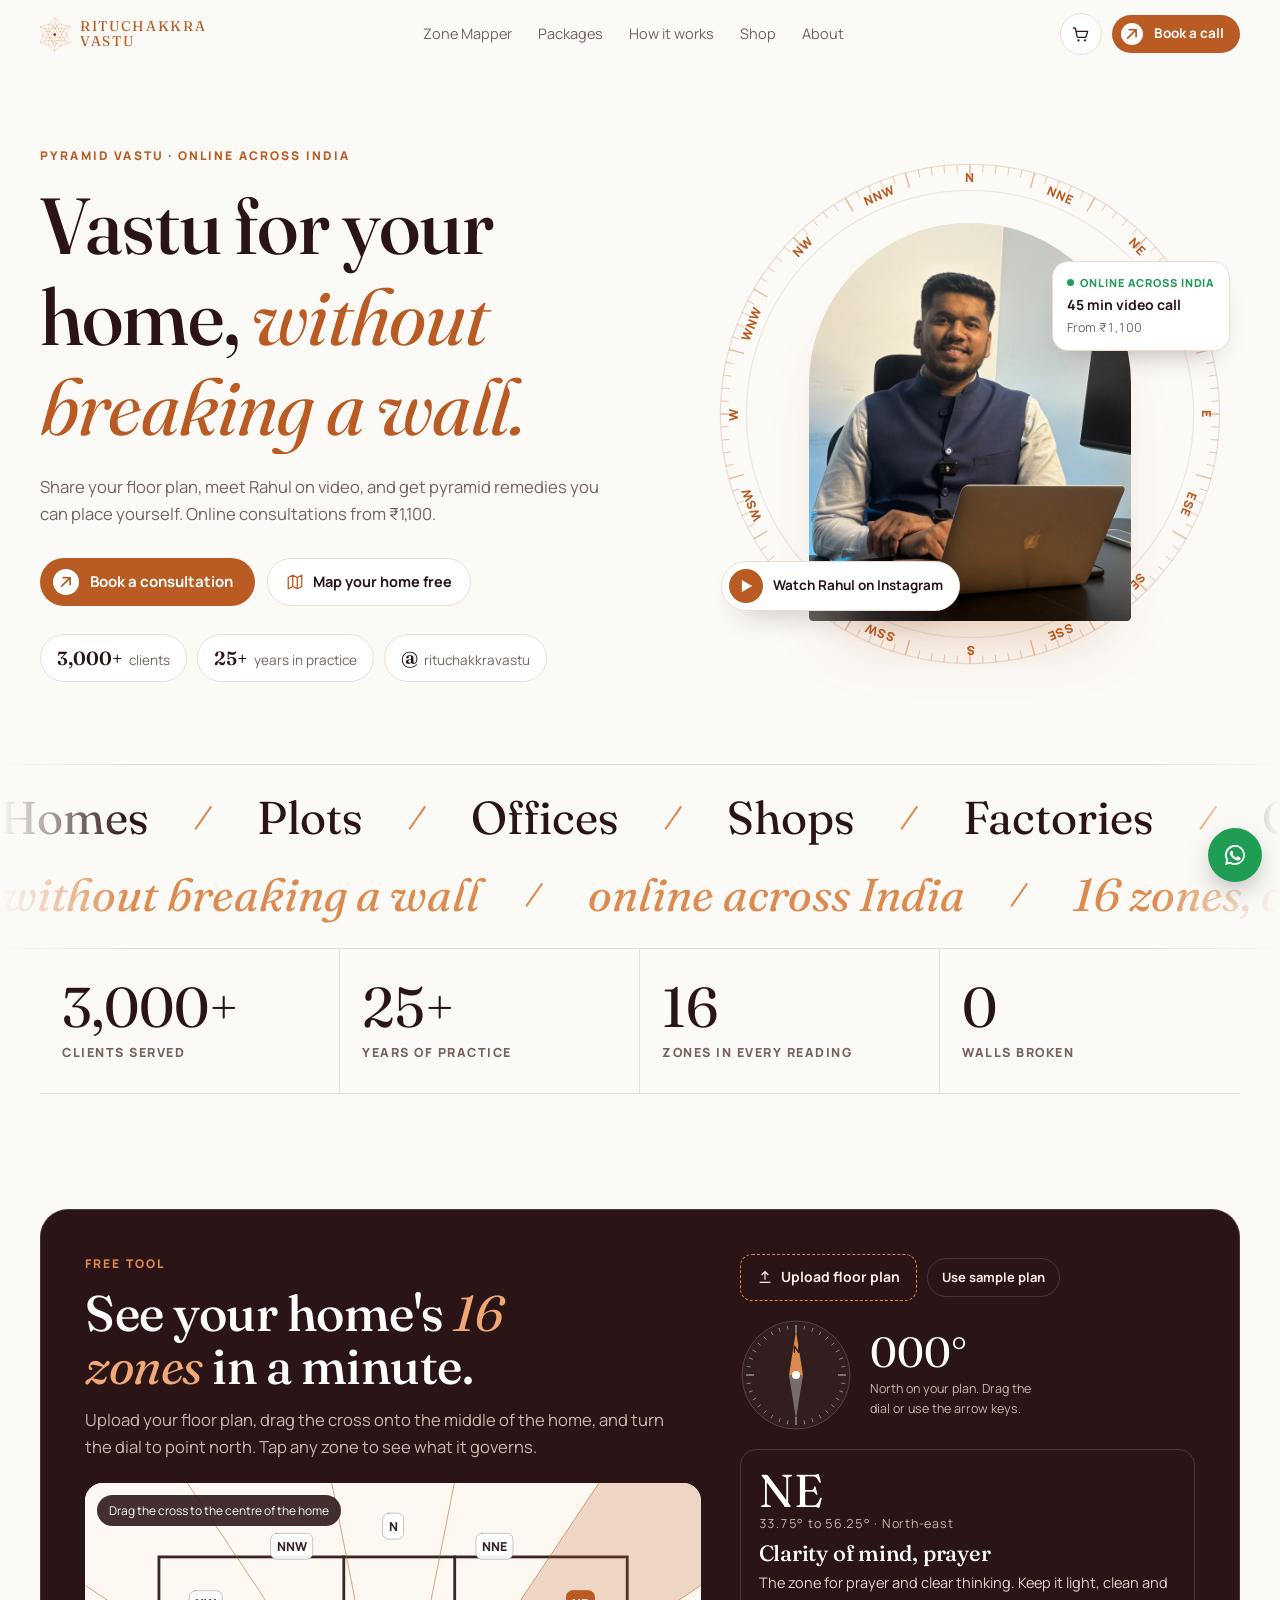
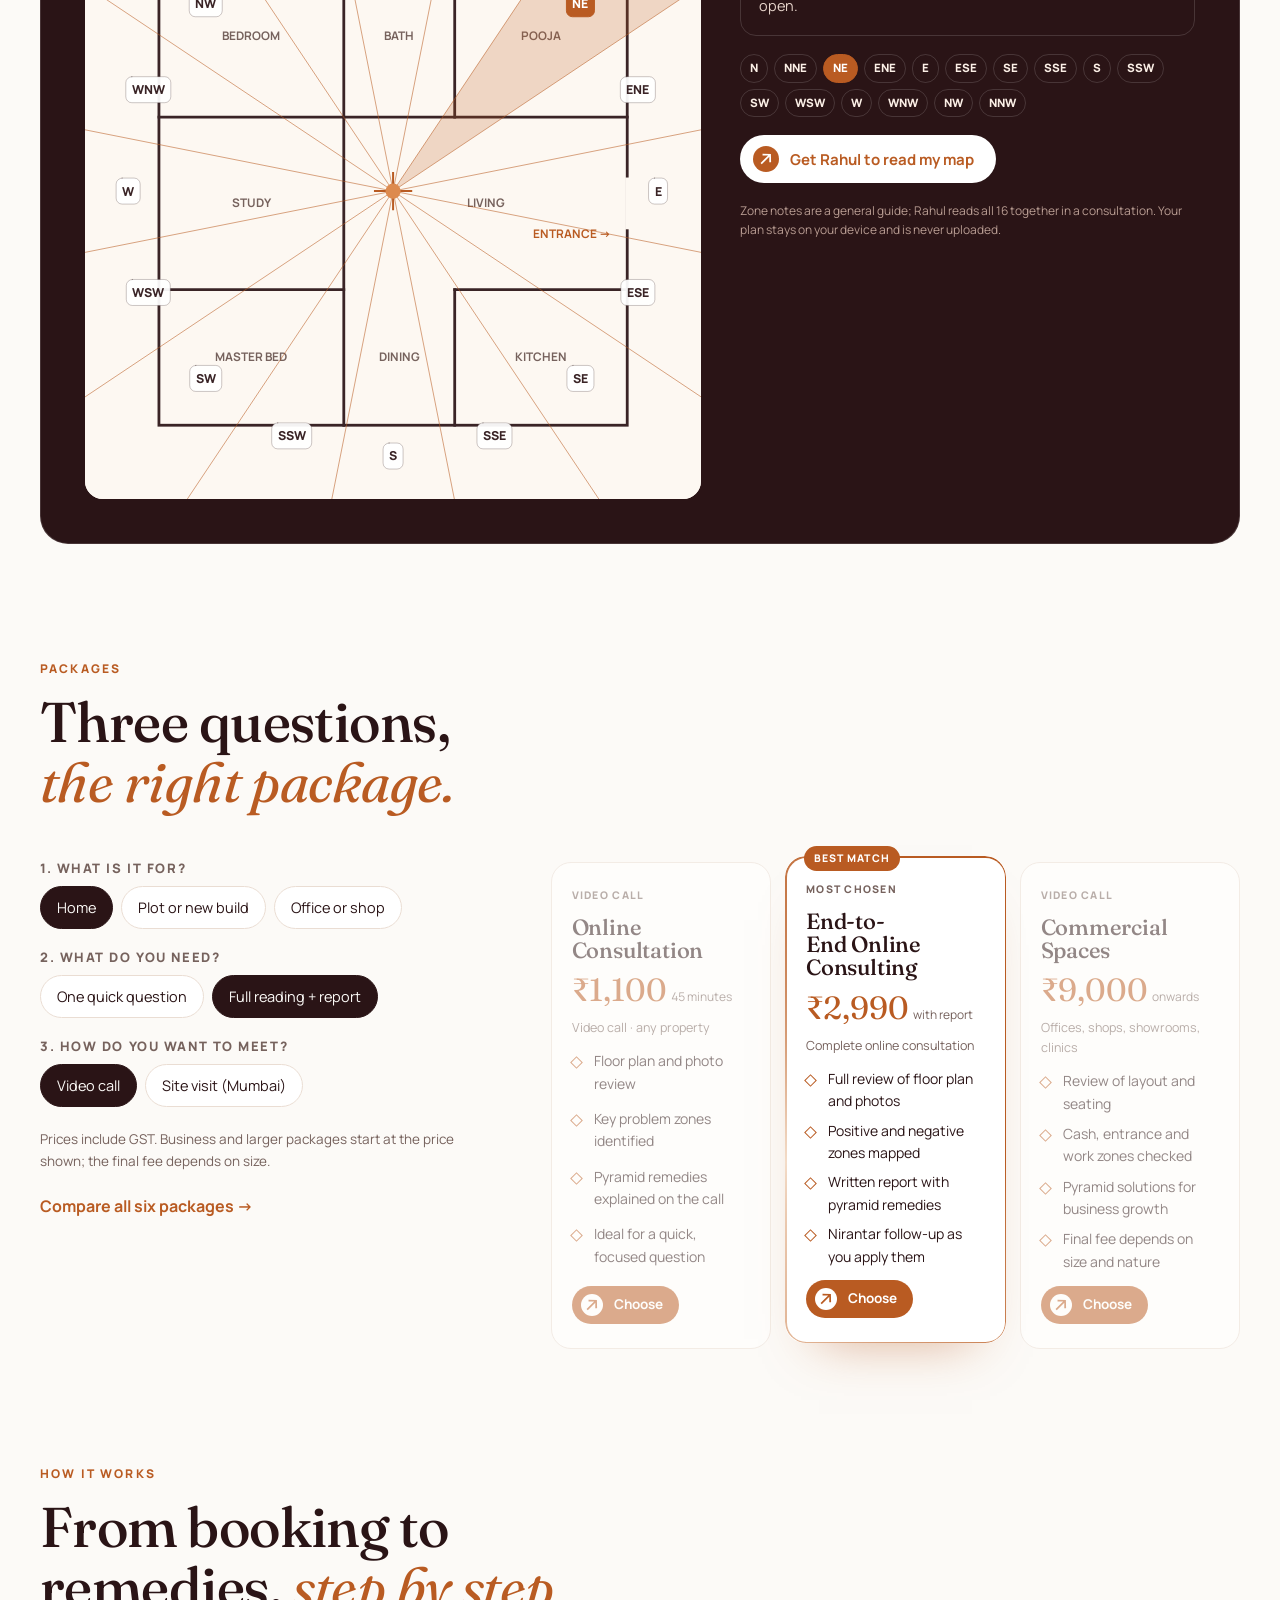
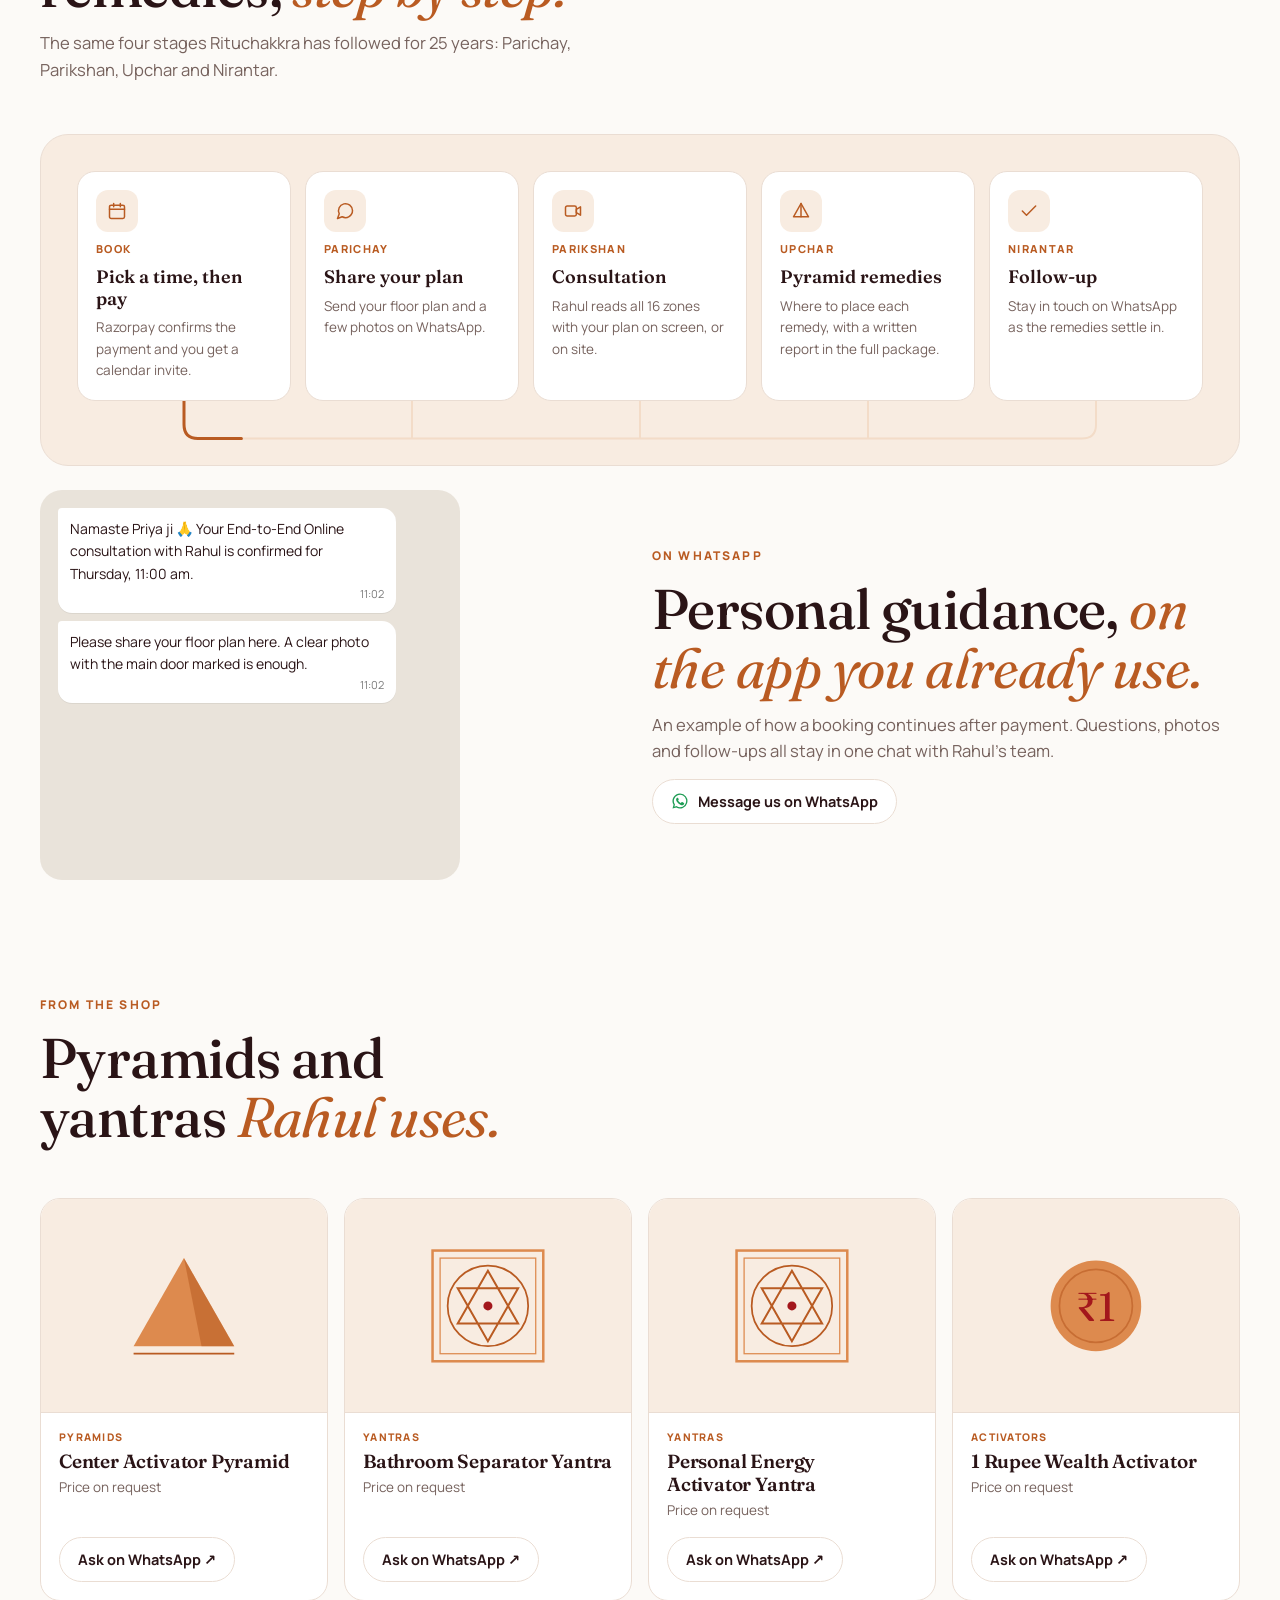
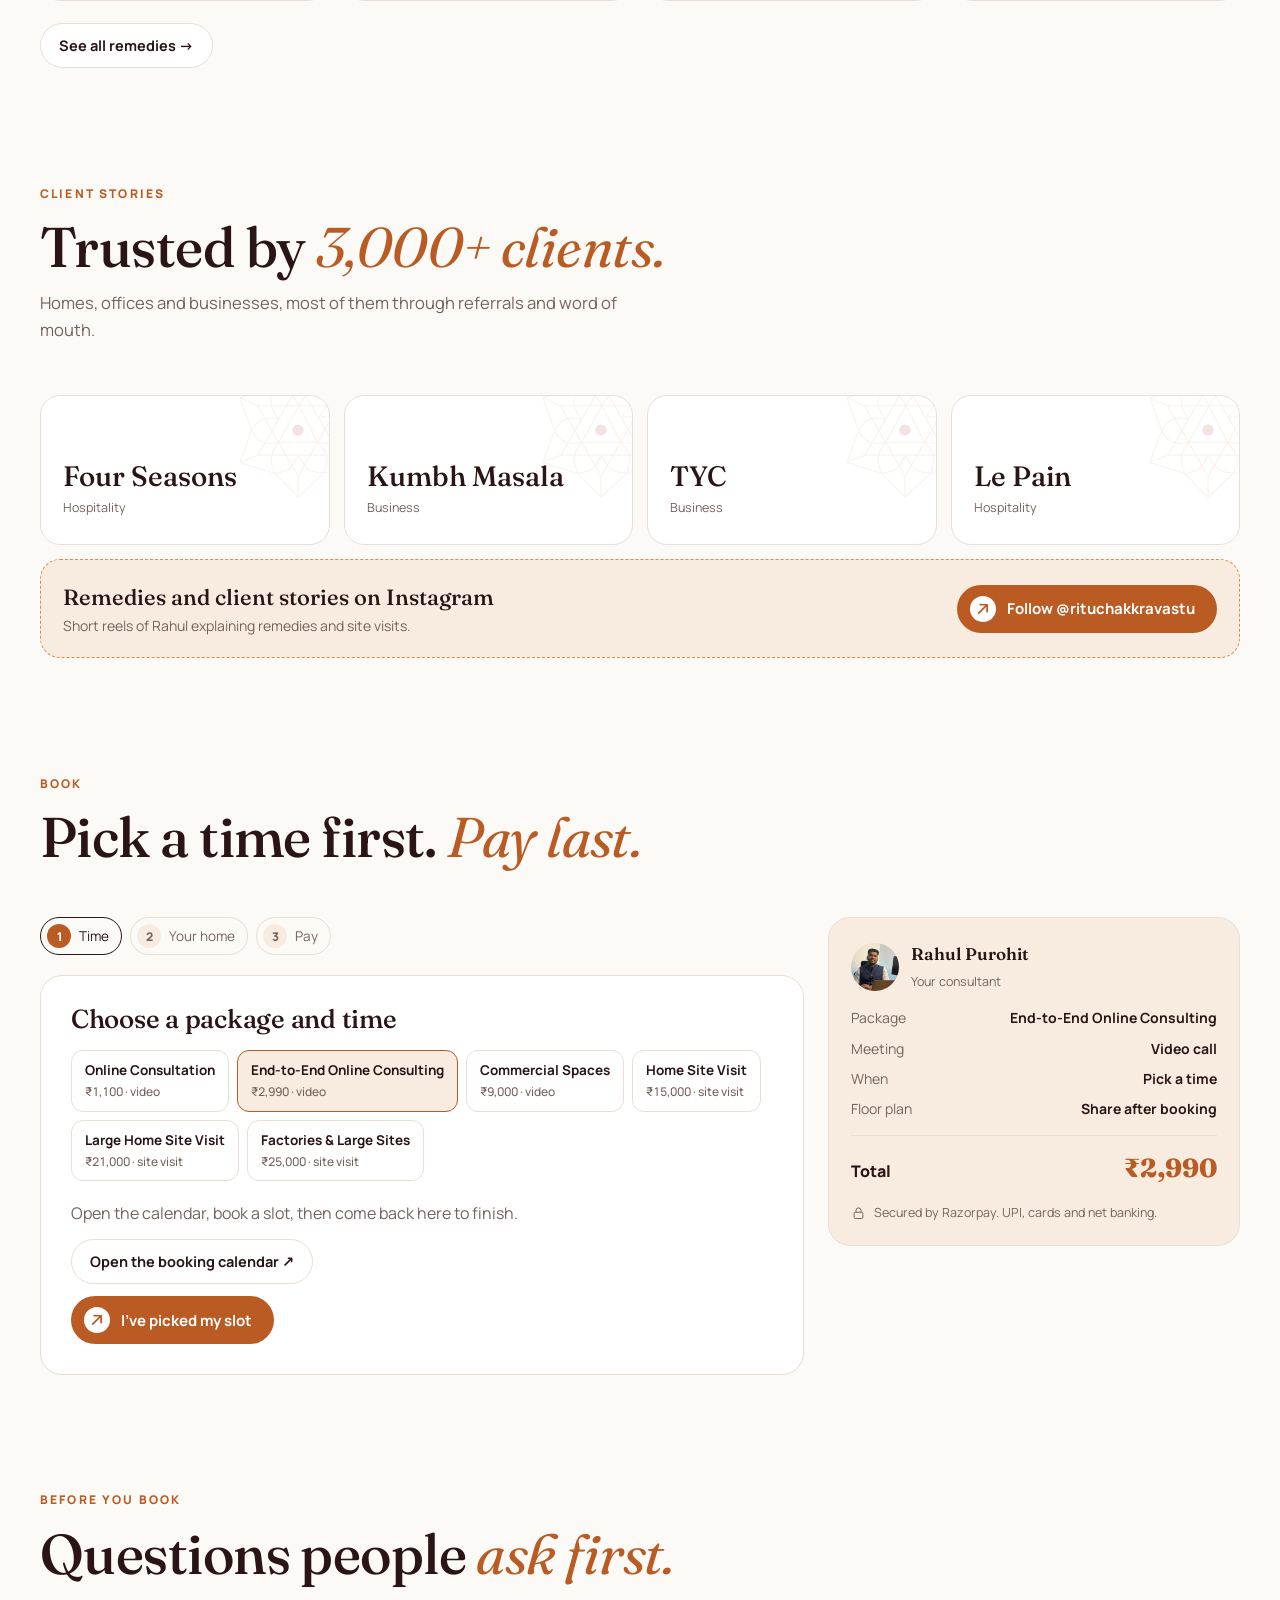
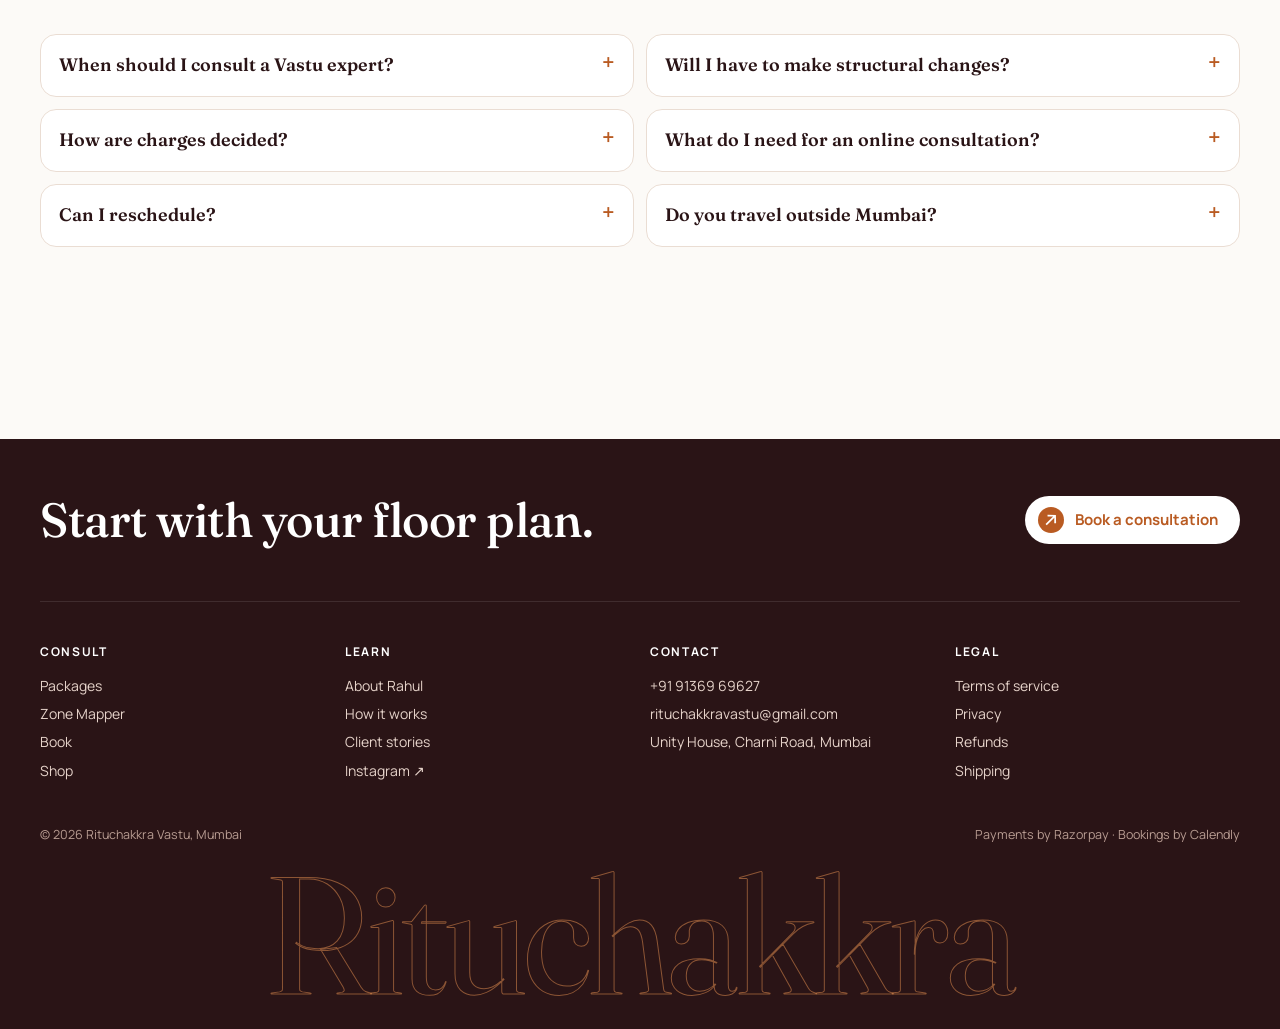
<file: about/index.html>
<!doctype html>
<html lang="en-IN">
<head>
<meta charset="utf-8">
<meta name="viewport" content="width=device-width,initial-scale=1,viewport-fit=cover">
<title>About Rahul Purohit · Rituchakkra Vastu</title>
<meta name="description" content="Rahul Purohit carries forward the Pyramid Vastu practice of his father, Mr. Yogesh Purohit: one of India&#x27;s first Pyramid Vastu consultancies, with 3,000+ clients.">
<link rel="canonical" href="https://rituchakkravastu.com/about/">

<meta name="theme-color" content="#B95B22">
<link rel="icon" href="/favicon.svg" type="image/svg+xml">
<link rel="apple-touch-icon" href="/apple-touch-icon.png">
<meta property="og:type" content="website">
<meta property="og:site_name" content="Rituchakkra Vastu">
<meta property="og:locale" content="en_IN">
<meta property="og:title" content="About Rahul Purohit · Rituchakkra Vastu">
<meta property="og:description" content="Rahul Purohit carries forward the Pyramid Vastu practice of his father, Mr. Yogesh Purohit: one of India&#x27;s first Pyramid Vastu consultancies, with 3,000+ clients.">
<meta property="og:url" content="https://rituchakkravastu.com/about/">
<meta property="og:image" content="https://rituchakkravastu.com/og-image.jpg">
<meta property="og:image:secure_url" content="https://rituchakkravastu.com/og-image.jpg">
<meta property="og:image:type" content="image/jpeg">
<meta property="og:image:width" content="1200">
<meta property="og:image:height" content="630">
<meta property="og:image:alt" content="Rituchakkra Vastu: Vastu for your home, without breaking a wall">
<meta name="twitter:card" content="summary_large_image">
<meta name="twitter:title" content="About Rahul Purohit · Rituchakkra Vastu">
<meta name="twitter:description" content="Rahul Purohit carries forward the Pyramid Vastu practice of his father, Mr. Yogesh Purohit: one of India&#x27;s first Pyramid Vastu consultancies, with 3,000+ clients.">
<meta name="twitter:image" content="https://rituchakkravastu.com/og-image.jpg">
<link rel="preconnect" href="https://fonts.googleapis.com">
<link rel="stylesheet" href="https://fonts.googleapis.com/css2?family=Fraunces:ital,opsz,wght@0,9..144,400;0,9..144,500;0,9..144,600;1,9..144,400;1,9..144,500&family=Manrope:wght@400;500;600;700;800&display=swap">
<link rel="stylesheet" href="/css/site.css">

</head>
<body>
<svg width="0" height="0" style="position:absolute" aria-hidden="true">
  <defs>
    <symbol id="mk" viewBox="296 136 692 786"><path fill="currentColor" fill-rule="evenodd" d="M643.0 138.5L640.5 139.0L616.5 163.5L598.5 183.5L556.5 226.5L550.5 234.0L537.5 246.5L537.0 248.0L522.5 262.0L521.5 264.0L498.5 287.5L481.5 291.5L479.0 293.0L474.5 293.5L471.0 295.0L466.0 295.5L463.0 297.5L450.5 299.5L446.5 301.5L432.0 304.5L423.0 308.0L417.5 308.5L407.0 312.0L392.5 315.0L382.5 318.5L353.0 325.5L349.0 327.5L338.0 329.5L334.0 331.5L319.0 334.5L315.0 336.5L303.5 338.5L298.5 341.0L298.5 345.0L301.5 351.0L304.0 361.0L307.5 368.5L308.5 374.0L311.5 379.5L312.5 385.5L316.0 392.5L318.5 403.0L321.0 407.0L323.5 417.0L326.5 422.5L327.5 428.0L331.0 435.5L334.0 446.0L335.5 448.0L338.5 459.0L340.5 462.0L342.5 471.0L346.5 479.5L353.0 500.5L355.5 504.5L356.5 510.0L364.5 531.5L364.5 534.0L362.0 539.0L361.5 543.0L356.5 554.5L355.5 559.5L353.5 562.5L340.5 600.5L338.5 603.5L336.0 613.0L332.0 621.5L327.5 636.5L318.5 659.0L316.5 667.0L314.0 671.5L306.5 694.0L304.0 698.5L301.5 708.5L298.5 714.5L298.5 718.0L301.5 720.0L303.5 720.0L307.5 722.0L338.5 731.0L342.0 733.0L351.5 735.0L354.5 737.0L364.5 739.0L369.5 741.5L380.0 744.0L390.5 748.0L393.0 748.0L394.0 749.0L411.5 754.0L418.5 757.0L428.0 759.0L430.0 760.5L459.0 769.0L464.0 771.5L473.5 773.5L478.5 776.0L488.0 778.0L491.5 780.0L495.5 780.5L501.5 783.0L526.5 808.0L540.0 823.0L550.0 832.0L552.0 835.0L582.0 865.0L584.5 866.5L585.0 868.0L600.5 883.0L601.5 885.0L636.0 919.5L639.5 919.0L656.0 903.0L657.0 903.0L665.5 894.0L699.0 863.5L716.5 846.0L721.0 843.0L728.5 835.0L731.0 833.5L738.5 825.5L756.0 810.0L784.5 782.5L788.5 780.5L793.5 779.5L795.5 778.0L805.5 776.0L809.0 774.0L820.0 771.5L829.5 767.5L834.0 767.0L844.0 763.0L852.5 761.0L856.0 759.0L862.0 758.0L891.0 748.0L893.5 748.0L905.5 743.5L916.0 741.0L919.5 739.0L929.0 737.0L934.0 734.5L943.0 732.5L947.0 730.5L978.0 721.5L980.0 720.0L984.5 719.0L985.5 717.5L985.0 713.0L982.0 707.5L979.0 696.5L977.5 694.5L977.0 691.0L973.0 682.0L970.5 673.0L969.0 671.0L964.0 654.5L962.0 651.5L960.0 643.5L958.0 641.0L955.0 629.5L952.0 623.5L949.5 614.5L947.0 610.0L947.0 607.0L945.0 603.5L937.0 579.5L934.0 573.5L929.5 558.5L927.5 556.0L927.0 551.5L924.0 545.5L920.5 533.0L923.0 523.5L927.5 513.0L928.0 509.0L932.0 500.0L932.5 496.0L936.0 488.0L939.0 477.5L941.0 474.0L943.0 465.5L947.0 456.5L947.0 454.0L950.0 447.5L951.5 440.5L955.0 433.0L958.0 421.5L960.0 418.5L962.0 410.5L966.0 401.5L966.0 399.0L969.5 391.0L973.0 378.5L975.0 375.5L981.5 354.0L985.0 346.5L985.0 340.5L980.0 338.5L969.5 336.5L965.0 334.5L952.0 332.0L939.5 328.0L934.5 327.5L934.0 326.5L931.0 325.5L928.0 325.5L908.0 319.5L895.5 317.0L890.0 314.5L878.0 312.5L875.0 310.5L862.0 308.0L852.0 304.5L838.0 301.5L833.5 299.5L822.5 297.5L818.5 295.5L815.5 295.5L812.5 294.0L805.5 293.0L801.5 291.0L782.0 286.5L768.0 272.5L764.5 267.5L736.0 238.0L732.0 232.5L728.0 229.5L722.5 222.5L714.5 215.0L714.0 213.5L683.0 181.0L682.0 179.0L673.5 171.0L659.0 154.5ZM508.5 781.0L515.5 780.0L520.0 778.0L536.0 776.0L540.5 774.0L554.0 771.5L560.5 768.0L566.0 767.0L585.0 757.0L590.0 753.0L600.5 742.0L603.0 743.0L633.5 795.5L633.5 907.5L632.5 908.5L558.0 834.0L555.5 830.5L538.0 814.0L535.0 809.5L508.5 783.5ZM775.5 781.5L775.5 782.5L751.0 806.0L749.5 806.5L740.0 816.5L738.5 817.0L705.0 849.5L664.5 886.5L657.0 894.5L650.5 899.5L647.5 903.5L642.0 908.5L640.0 908.0L639.5 798.0L673.0 740.0L675.0 740.0L686.5 752.5L697.5 761.0L719.5 771.5L728.0 773.5L733.0 773.5L735.5 775.0L745.5 777.0L762.0 778.0ZM638.0 682.5L639.5 683.5L649.5 700.5L659.5 719.5L668.5 731.5L669.0 734.0L658.5 753.0L654.5 758.5L652.0 764.5L644.5 776.0L643.0 780.0L640.5 783.0L639.0 787.0L636.5 788.5L631.0 780.0L619.0 757.5L611.5 746.0L606.5 736.0L619.0 717.5L620.0 714.5L629.0 700.0L629.0 698.5L633.0 692.0L636.0 684.5ZM789.0 773.0L792.0 763.0L799.5 745.0L805.0 721.5L805.0 714.0L806.5 707.0L806.5 696.5L805.0 683.0L803.0 678.5L804.5 676.5L877.5 676.5L889.5 681.0L892.5 683.0L899.5 685.0L907.0 689.0L925.0 695.5L931.5 699.0L937.0 700.5L940.0 702.5L970.0 714.0L972.5 716.0L971.0 718.0L963.0 719.5L937.0 728.5L934.0 728.5L925.0 732.5L918.5 733.5L896.0 741.5L886.5 743.5L877.0 747.5L872.5 748.0L868.5 750.0L851.5 754.5L849.5 756.0L839.0 758.5L834.0 761.0L826.5 762.5L807.0 769.5L796.5 772.0L792.0 774.0L790.0 774.0ZM709.5 677.0L795.0 676.5L797.5 678.5L800.5 691.5L800.5 713.0L799.5 716.0L799.5 721.5L796.5 730.5L794.0 743.5L790.5 750.5L790.0 754.0L786.0 763.0L783.5 772.0L780.5 776.0L767.5 773.5L744.5 771.5L740.5 769.5L735.5 769.5L719.5 765.5L716.0 763.0L707.5 760.0L695.5 752.0L687.5 745.5L678.5 735.0L678.0 731.0ZM643.5 678.0L645.0 676.5L700.5 676.5L701.5 679.0L693.5 691.0L682.5 711.5L678.5 717.0L677.0 721.0L674.5 725.0L672.5 726.0L665.0 716.5L655.0 699.0L654.0 695.5L650.5 691.0ZM574.0 676.5L631.5 676.5L632.5 677.5L628.5 687.0L615.5 709.5L613.5 714.5L603.5 729.0L601.0 727.5L589.5 706.5L585.5 701.0L585.0 698.5L572.5 678.0ZM486.5 678.0L488.0 676.5L564.5 677.0L570.5 686.0L577.5 699.5L579.5 701.5L586.5 715.0L590.5 720.5L591.5 724.0L594.0 726.5L594.5 729.0L598.5 735.0L597.5 737.0L589.5 745.5L575.0 756.0L568.5 758.5L565.5 761.0L557.5 763.0L553.5 765.5L535.5 769.5L531.0 771.5L520.5 772.5L507.5 776.0L503.5 776.0L500.0 770.0L497.0 759.0L495.0 756.5L489.0 737.0L486.0 719.5L484.0 714.5L483.5 691.0ZM311.0 716.0L312.5 714.5L342.5 703.0L346.5 700.5L353.5 698.5L358.5 695.5L365.0 694.0L372.0 690.0L376.5 689.0L384.0 685.0L390.0 683.5L406.0 676.5L479.5 676.5L480.5 677.5L480.5 680.0L479.0 684.5L477.5 696.0L478.5 716.5L479.5 717.5L480.5 724.0L481.5 725.0L484.5 742.0L495.5 773.5L493.5 774.5L485.5 771.5L482.5 771.5L473.5 767.5L467.5 766.5L457.0 762.5L451.5 761.5L445.0 758.5L435.5 756.5L432.0 754.5L424.5 753.0L397.0 743.5L387.5 741.5L378.0 737.5L375.0 737.5L367.0 734.0L359.0 732.5L337.0 724.5L326.0 722.0L321.0 719.5L311.5 717.5ZM714.0 668.0L716.5 665.0L727.5 644.5L735.0 633.0L742.0 619.5L746.5 613.0L748.5 608.0L751.0 606.5L764.5 622.5L783.5 648.5L794.0 669.0L792.5 670.5L715.5 670.5L714.0 669.5ZM523.0 607.0L524.0 606.5L525.5 607.5L527.5 613.0L537.0 628.0L542.5 639.0L546.0 643.5L557.5 665.0L560.0 667.5L560.0 669.5L559.0 670.5L490.5 670.5L489.0 669.0L499.0 645.5ZM515.5 605.5L515.5 607.5L496.5 637.5L484.5 664.0L484.0 668.0L482.0 670.5L412.5 670.5L411.0 669.0L432.5 633.0L446.5 607.5L450.0 606.5L459.5 608.5L480.5 608.5L484.5 607.5L503.0 607.0L512.5 605.0ZM758.5 604.5L761.0 604.0L762.0 605.0L766.0 605.0L768.5 606.0L790.0 607.0L798.0 608.5L824.5 608.5L834.5 606.5L837.0 607.0L872.5 669.0L871.0 670.5L802.0 670.5L800.0 669.0L799.0 665.0L795.0 659.0L794.0 654.5L792.0 652.5L789.5 646.0L770.0 619.5L758.5 606.0ZM530.5 603.5L531.5 602.5L743.0 602.5L744.0 604.5L717.5 649.5L716.5 653.0L713.0 657.5L707.5 668.0L705.0 670.5L569.5 670.5L566.5 668.0L551.0 639.5L532.0 608.0ZM915.5 542.0L917.5 542.5L923.0 559.0L925.5 563.5L926.0 567.0L935.5 592.0L936.5 597.0L940.5 605.5L942.5 614.0L944.5 617.0L951.5 639.0L959.5 658.5L960.5 664.0L964.5 672.5L966.5 681.0L976.5 706.5L977.0 709.5L976.0 710.5L959.0 703.5L954.5 702.5L952.0 700.5L944.0 698.0L937.5 694.5L934.0 694.0L927.5 690.5L923.0 689.5L913.0 684.5L908.0 683.5L905.5 681.5L882.5 672.5L879.5 669.0L858.0 630.5L854.5 626.0L852.0 620.0L844.0 607.5L844.0 605.0L845.5 603.5L848.0 603.5L855.0 601.0L859.5 598.0L863.0 597.0L879.5 586.0L881.0 583.5L897.0 567.5ZM369.5 542.0L382.5 562.0L390.5 571.0L390.5 572.0L392.5 573.0L402.0 583.5L410.5 590.5L415.0 592.5L419.5 596.0L429.5 601.0L439.5 604.0L439.5 608.0L430.5 622.5L415.5 650.0L411.5 655.5L404.5 669.0L402.0 672.0L387.5 678.5L383.0 679.5L375.5 683.5L368.5 685.5L367.0 687.0L357.5 690.0L351.0 693.5L341.5 696.5L341.0 697.5L332.0 700.5L329.0 702.5L307.5 710.5L307.0 708.5L308.0 704.5L310.0 701.0L310.0 699.0L318.0 679.0L319.0 674.0L321.0 671.0L323.0 663.0L333.5 636.5L334.0 632.5L336.0 629.5L338.0 621.5L340.0 618.5L347.0 597.0L351.0 588.0L353.0 580.0L355.0 577.0L357.5 567.5L361.0 561.0L362.0 555.5L364.0 552.0L366.5 543.5L367.5 542.0ZM487.0 541.5L518.0 595.0L518.0 598.0L509.0 600.5L495.5 601.5L493.5 602.5L456.0 602.5L452.0 601.5L451.0 600.0L473.5 560.5L477.5 555.0L485.0 541.0ZM793.0 532.0L794.5 533.0L798.5 539.5L802.5 548.0L804.5 550.0L830.5 596.5L832.5 598.5L833.0 600.0L832.0 601.5L826.0 603.0L819.5 602.0L800.5 602.0L796.0 603.0L790.0 601.5L772.5 601.0L767.5 599.5L757.5 598.5L756.0 597.0L756.0 595.0L766.0 579.0L766.5 576.5L770.0 572.0L777.0 558.5L781.0 553.0L781.0 551.5ZM442.0 466.5L444.5 468.0L447.5 472.5L455.0 487.0L458.5 491.5L478.0 527.0L482.0 532.5L481.5 535.0L475.5 544.5L471.5 553.0L464.5 563.5L453.5 584.0L449.5 589.5L447.5 594.5L443.5 599.0L439.5 598.5L429.5 594.5L416.0 586.5L405.0 577.5L402.5 576.5L388.0 559.0L372.0 535.5L371.5 533.5L372.0 531.0L374.5 528.0L376.5 523.5L394.0 499.0L397.0 497.0L408.0 485.0L413.0 482.5L418.0 478.0L432.0 470.0ZM452.0 464.5L463.0 463.0L487.0 463.0L507.0 466.0L518.0 470.0L518.5 471.0L487.0 525.5L485.0 526.0L484.0 525.0L482.0 520.0L480.0 518.0L467.5 494.5L465.0 492.0L462.5 486.0L451.0 467.0ZM834.0 461.5L839.0 462.0L848.5 465.5L858.0 471.0L866.5 478.0L871.0 480.5L891.0 502.5L901.5 516.0L912.5 532.5L912.5 535.0L906.0 545.0L890.5 565.5L880.0 577.5L866.0 588.0L848.0 597.5L843.0 599.0L839.5 598.5L835.5 593.0L835.0 590.5L830.5 584.0L804.0 536.5L797.0 525.5L800.0 518.5L809.0 504.5L831.0 465.0ZM760.0 457.5L799.0 456.0L812.0 457.0L816.5 458.5L825.0 459.5L826.0 460.5L825.5 463.0L794.0 517.5L792.0 517.0L779.0 493.0L777.0 491.0L770.0 477.5L759.5 460.5ZM643.0 397.0L654.5 419.5L654.5 421.0L658.5 427.0L670.5 452.0L671.5 452.5L673.5 458.5L677.5 464.0L684.5 479.5L694.5 497.5L704.5 518.5L706.0 520.0L708.5 527.0L712.5 532.5L712.5 534.0L716.0 539.5L728.0 565.0L730.5 568.0L734.5 577.0L736.0 578.5L736.5 581.5L740.5 587.5L743.5 595.5L742.5 596.5L532.0 596.5L531.0 595.5L532.0 592.0L535.5 587.0L543.0 572.0L545.0 570.0L553.5 553.5L555.5 551.5L557.0 547.0L566.0 532.5L568.0 527.5L590.0 489.5L592.0 484.5L593.5 483.5L596.5 476.5L600.0 471.5L602.0 466.5L604.0 464.5L611.0 450.5L615.0 445.0L615.5 442.5L618.0 439.5L636.0 406.0L639.0 402.0L640.0 399.0ZM865.0 392.5L865.0 394.5L830.0 454.5L825.0 454.5L818.0 452.5L811.0 452.5L809.0 451.5L796.0 450.0L779.5 451.5L773.0 451.0L769.0 452.5L763.5 452.5L762.0 451.0L785.0 423.5L786.0 420.5L794.0 409.5L795.0 406.0L799.0 400.0L801.0 393.5L802.5 392.0ZM635.5 392.0L636.5 393.0L624.5 413.5L623.5 417.0L620.5 421.0L613.5 435.0L611.0 437.5L609.0 443.0L596.5 463.5L594.5 468.5L572.5 506.5L561.0 528.5L558.0 532.5L555.5 538.5L551.5 544.0L551.5 545.5L534.5 574.5L526.0 591.0L523.5 592.0L490.0 535.0L490.0 532.5L493.5 526.0L497.0 521.5L500.0 514.5L526.0 471.0L533.5 456.5L537.0 452.0L538.0 448.5L541.0 445.0L548.0 431.5L555.0 421.0L566.5 399.5L572.0 392.0ZM795.0 393.0L795.0 395.0L790.5 401.5L790.0 404.5L776.0 425.0L754.5 449.5L752.5 448.0L721.5 394.5L722.5 392.0L792.5 391.5ZM649.5 392.0L713.0 392.0L723.5 410.5L725.5 412.5L727.5 417.5L734.0 427.5L737.5 435.0L740.0 438.0L757.5 469.5L759.5 471.5L761.5 477.0L764.5 480.5L766.0 484.5L789.5 524.0L789.5 525.5L770.5 557.5L770.5 559.0L767.0 563.5L755.5 585.0L750.5 592.0L748.5 591.0L745.0 582.5L743.0 580.5L742.0 577.0L735.5 564.0L732.5 560.0L721.0 535.5L703.5 503.0L701.0 496.0L695.5 487.5L682.0 459.0L680.0 457.0L671.5 438.5L670.0 437.0L663.0 422.0L661.0 420.0L659.0 414.5L648.0 394.0ZM562.5 392.0L563.0 394.0L542.5 428.5L535.5 442.5L532.5 446.0L524.5 460.5L522.5 460.5L502.0 428.0L502.0 426.5L499.0 423.0L490.5 404.0L487.5 393.0L488.5 392.0L493.5 391.5ZM409.0 393.0L410.0 392.0L480.0 392.0L482.0 394.5L484.5 404.5L487.0 408.5L489.0 415.0L495.5 429.0L515.5 461.5L514.0 462.5L508.5 460.5L492.0 459.0L483.0 456.5L465.0 456.5L461.0 458.5L447.0 459.5L439.5 447.5L434.0 436.5L430.0 431.0L428.5 427.0L426.5 425.0L415.0 403.5L411.5 399.0ZM307.5 349.0L309.5 349.0L322.5 356.0L337.5 362.0L368.5 377.0L372.5 378.0L378.5 381.5L385.0 383.5L388.5 386.0L398.5 390.0L404.5 398.0L424.5 434.0L428.0 438.5L430.5 444.5L432.5 446.5L435.5 453.0L439.5 458.5L438.0 462.0L424.0 467.5L415.0 472.5L407.0 478.5L404.0 482.5L398.5 486.0L381.5 505.5L371.0 520.5L369.5 524.0L368.5 524.0L366.5 521.5L361.0 504.0L357.0 495.0L356.0 489.5L353.0 484.0L351.0 475.0L347.0 466.5L346.5 462.5L342.0 452.0L342.0 449.5L338.0 441.0L336.0 432.5L334.0 429.5L331.0 418.5L329.0 415.5L327.0 407.0L323.0 399.0L323.0 396.0L321.0 390.0L319.5 388.0L311.5 363.0L310.0 361.0L307.0 351.5ZM975.5 348.5L977.0 349.5L977.0 351.5L975.5 354.0L974.5 359.5L966.5 380.0L964.5 389.0L961.5 395.0L959.5 403.0L958.0 405.0L955.5 414.5L953.5 418.0L940.5 458.0L936.5 467.0L936.0 471.0L928.0 492.0L926.0 500.0L923.5 504.5L921.0 515.0L916.0 525.5L892.5 494.5L879.0 480.5L875.5 478.5L870.5 472.5L864.5 468.5L863.0 466.5L849.5 459.5L847.0 459.5L844.0 457.5L838.5 456.5L837.5 454.5L868.0 402.0L869.0 399.0L875.0 390.5ZM575.5 384.0L589.5 361.0L592.0 355.0L594.0 353.0L600.0 341.5L602.5 338.0L605.0 338.0L611.5 347.0L613.5 348.5L621.5 360.5L631.0 377.0L633.0 379.0L635.5 385.0L634.0 386.0L577.5 386.0ZM708.5 384.0L706.5 386.0L650.5 386.0L648.5 384.5L659.0 365.5L667.5 354.0L669.0 350.5L671.5 348.5L680.0 337.5L682.5 338.5ZM789.5 295.0L792.0 294.5L796.5 295.5L801.0 297.5L813.5 300.0L848.0 310.0L851.5 310.0L858.5 313.0L870.0 315.0L877.5 318.0L884.5 319.0L904.5 325.0L909.0 325.5L913.0 327.5L925.5 330.0L938.0 334.0L941.5 334.0L952.5 338.0L959.5 339.0L960.5 340.0L970.0 342.0L971.5 343.5L970.0 345.0L959.0 349.0L955.5 351.5L952.5 352.0L930.0 362.0L923.5 364.0L919.5 366.5L917.5 366.5L909.5 370.5L901.5 373.0L897.5 375.5L891.0 377.5L873.5 385.5L806.0 386.0L804.5 385.0L806.0 372.0L807.0 370.5L807.0 360.0L805.5 353.5L805.0 343.5L799.0 320.0L796.5 316.0L796.0 312.5L792.0 304.5ZM495.5 295.0L495.5 297.5L489.0 312.0L486.5 323.0L484.5 326.5L484.5 329.5L481.5 339.5L481.5 343.0L480.0 346.0L480.0 349.5L478.0 354.5L478.5 363.0L477.5 375.0L479.5 384.5L477.5 386.0L400.5 385.5L396.0 382.5L392.0 381.5L362.0 367.0L359.0 366.5L352.0 362.5L335.0 355.5L330.0 352.5L326.0 351.5L321.5 348.5L313.5 345.5L312.0 344.0L313.5 342.0L331.0 338.0L342.0 334.0L345.5 334.0L358.0 330.0L372.5 327.0L380.5 324.0L388.0 323.0L392.0 321.0L403.0 319.0L414.5 315.0L425.5 313.0L431.5 310.5L444.0 308.0L456.0 304.0L459.5 304.0L471.0 300.0L474.0 300.0L481.0 297.5L485.5 297.0L490.0 295.0ZM781.0 293.5L783.5 296.0L786.0 304.5L790.0 312.5L790.5 316.0L792.5 321.0L794.0 322.5L796.5 335.0L799.5 343.5L801.0 358.0L800.5 367.0L801.5 370.5L800.5 372.5L800.5 377.5L798.0 385.0L796.5 386.0L717.5 385.5L715.0 383.0L712.0 376.5L708.5 372.0L707.0 368.0L686.5 333.5L687.5 329.5L698.5 320.0L704.0 316.5L728.5 304.5L733.0 304.0L744.0 300.0L749.5 299.5L764.5 295.0L769.0 295.0L778.0 293.0ZM502.5 294.0L505.5 293.0L515.5 295.0L520.5 295.0L556.0 304.5L578.0 315.0L598.5 330.5L598.5 332.5L594.0 341.0L590.5 345.5L583.5 359.0L567.5 385.5L487.5 386.0L485.0 384.5L483.5 377.0L484.5 352.0L486.0 348.5L486.0 344.5L489.0 335.0L489.0 332.0L493.0 321.0L493.5 316.5L497.0 309.5L498.0 304.5ZM642.0 270.0L644.0 271.5L669.5 317.0L677.5 329.5L677.5 331.0L666.0 344.5L656.5 358.0L643.0 381.5L640.0 379.5L633.0 367.0L618.0 344.5L607.0 332.0L607.5 328.5ZM646.0 151.0L647.0 151.0L677.5 183.5L678.0 185.0L697.0 204.0L697.5 205.5L718.0 226.5L718.5 228.0L735.5 245.5L742.0 253.5L772.0 284.5L773.5 287.0L773.0 288.5L759.0 290.5L726.0 299.5L701.5 310.5L690.5 318.5L684.5 325.0L681.0 324.0L663.0 291.5L660.5 289.0L652.0 272.5L650.0 271.0L649.5 268.5L645.0 261.0L645.0 152.0ZM638.0 151.0L639.0 152.5L639.0 262.0L603.5 324.0L602.0 325.5L600.0 325.5L595.0 319.5L575.5 306.5L567.5 304.0L559.0 299.5L532.5 293.0L528.0 291.0L509.5 288.5L508.5 286.5L513.5 280.5L527.0 267.5L544.0 248.5L558.0 235.0L562.0 229.5L589.5 202.0L591.5 198.5Z"/><circle cx="636.2" cy="529.8" r="32.5" fill="var(--dot)"/></symbol>
    <symbol id="i-ar" viewBox="0 0 14 15"><path fill="currentColor" d="M13.376 11.552l-.264-10.44-10.44-.24.024 2.28 6.96-.048L.2 12.56l1.488 1.488 9.432-9.432-.048 6.912 2.304.024z"/></symbol>
    <symbol id="i-cart" viewBox="0 0 24 24"><path d="M3 4h2.5l2.2 10.4a1.6 1.6 0 0 0 1.6 1.3h8.3a1.6 1.6 0 0 0 1.6-1.2L21 8H6.3" fill="none" stroke="currentColor" stroke-width="1.6" stroke-linecap="round" stroke-linejoin="round"/><circle cx="9.5" cy="19.5" r="1.4" fill="currentColor"/><circle cx="17.5" cy="19.5" r="1.4" fill="currentColor"/></symbol>
    <symbol id="i-menu" viewBox="0 0 24 24"><path d="M4 8h16M4 16h16" stroke="currentColor" stroke-width="1.6" stroke-linecap="round"/></symbol>
    <symbol id="i-x" viewBox="0 0 24 24"><path d="M6 6l12 12M18 6 6 18" stroke="currentColor" stroke-width="1.6" stroke-linecap="round"/></symbol>
    <symbol id="i-lock" viewBox="0 0 24 24"><rect x="5" y="10" width="14" height="10" rx="2" fill="none" stroke="currentColor" stroke-width="1.6"/><path d="M8 10V7a4 4 0 0 1 8 0v3" fill="none" stroke="currentColor" stroke-width="1.6"/></symbol>
    <symbol id="i-map" viewBox="0 0 24 24"><path d="M3 6l6-3 6 3 6-3v15l-6 3-6-3-6 3z M9 3v15 M15 6v15"/></symbol>
    <symbol id="i-wa" viewBox="0 0 24 24"><path d="M12 2a10 10 0 0 0-8.6 15.1L2 22l5-1.3A10 10 0 1 0 12 2Zm0 18.2a8.2 8.2 0 0 1-4.2-1.2l-.3-.2-3 .8.8-2.9-.2-.3A8.2 8.2 0 1 1 12 20.2Zm4.5-6.1c-.2-.1-1.5-.7-1.7-.8s-.4-.1-.6.1-.7.8-.8 1-.3.2-.5.1a6.7 6.7 0 0 1-3.3-2.9c-.2-.4.2-.4.7-1.3a.5.5 0 0 0 0-.4l-.8-1.8c-.2-.5-.4-.4-.6-.4h-.5a1 1 0 0 0-.7.3 3 3 0 0 0-.9 2.2 5.2 5.2 0 0 0 1.1 2.7 11.8 11.8 0 0 0 4.5 4c1.7.7 2.3.8 3.2.6a2.7 2.7 0 0 0 1.8-1.2 2.2 2.2 0 0 0 .1-1.3c0-.1-.2-.2-.5-.3Z"/></symbol>
    <symbol id="i-play" viewBox="0 0 12 14"><path d="M0 0l12 7-12 7z"/></symbol>
    <symbol id="i-up" viewBox="0 0 24 24"><path d="M12 16V4M7 9l5-5 5 5M4 20h16"/></symbol>
  </defs>
</svg>

<div class="cbar" id="cbar" hidden><span id="cbar-txt"></span><button id="cbar-x" aria-label="Hide this note">×</button></div>

<nav class="top g" id="topbar" aria-label="Main">
  <div class="wrap navin">
    <a class="brand" href="/" aria-label="Rituchakkra Vastu, home"><svg aria-hidden="true" style="color:var(--mark)"><use href="#mk"/></svg><span>RITUCHAKKRA<br>VASTU</span></a>
    <div class="links">
      <a href="/#mapper">Zone Mapper</a>
      <a href="/consultations/">Packages</a>
      <a href="/#how">How it works</a>
      <a href="/shop/">Shop</a>
      <a href="/about/">About</a>
    </div>
    <div class="navr">
      <button class="ib" id="cart-btn" aria-label="Open cart"><svg><use href="#i-cart"/></svg><span class="badge" id="cart-count" hidden>0</span></button>
      <a class="button sm" href="/book/"><span class="bi"><svg><use href="#i-ar"/></svg><svg><use href="#i-ar"/></svg></span>Book a call</a>
      <button class="ib burger" id="burger" aria-label="Open menu"><svg><use href="#i-menu"/></svg></button>
    </div>
  </div>
</nav>

<div class="mnav" id="mnav" aria-hidden="true">
  <button class="ib" id="mclose" aria-label="Close menu"><svg><use href="#i-x"/></svg></button>
  <a href="/">Home</a><a href="/#mapper">Zone Mapper</a><a href="/consultations/">Packages</a><a href="/#how">How it works</a><a href="/shop/">Shop</a><a href="/about/">About</a><a href="/contact/">Contact</a>
  <a class="button light" href="/book/"><span class="bi"><svg><use href="#i-ar"/></svg><svg><use href="#i-ar"/></svg></span>Book a consultation</a>
</div>

<main id="main">

<!-- ================= HOME ================= -->
<div data-view="home" hidden>
  <header class="hero g">
    <div class="wrap">
      <div>
        <div class="label" style="animation:fade .8s both">Pyramid Vastu · Online across India</div>
        <h1><span class="ln"><span>Vastu for your</span></span><span class="ln"><span>home, <em>without</em></span></span><span class="ln"><span><em>breaking a wall.</em></span></span></h1>
        <p class="lede">Share your floor plan, meet Rahul on video, and get pyramid remedies you can place yourself. Online consultations from <span id="from-price">₹1,100</span>.</p>
        <div class="ctas">
          <a class="button" href="/book/"><span class="bi"><svg><use href="#i-ar"/></svg><svg><use href="#i-ar"/></svg></span>Book a consultation</a>
          <a class="ghost" href="/#mapper"><svg><use href="#i-map"/></svg>Map your home free</a>
        </div>
        <div class="trust">
          <span class="tp"><b>3,000+</b>clients</span>
          <span class="tp"><b>25+</b>years in practice</span>
          <a class="tp" id="ig-pill" target="_blank" rel="noopener" href="#"><b>@</b>rituchakkravastu</a>
        </div>
      </div>
      <div class="stage" aria-hidden="false">
        <svg class="ring" viewBox="0 0 400 420" aria-hidden="true"><g class="r1" id="ring"></g></svg>
        <div class="arch"><img loading="lazy" src="/images/consultant.jpg" alt="Rahul Purohit, Pyramid Vastu consultant" width="720" height="900"></div>
        <div class="slot-chip"><span class="live"><i></i>Online across India</span><b>45 min video call</b><span>From <span class="num" id="chip-price">₹1,100</span></span></div>
        <a class="reel-chip" id="reel-chip" target="_blank" rel="noopener" href="#"><span><svg><use href="#i-play"/></svg></span>Watch Rahul on Instagram</a>
      </div>
    </div>
  </header>

  <div class="band" aria-hidden="true">
    <div class="row" id="band-a"></div>
    <div class="row b" id="band-b"></div>
  </div>
  <div class="g"><div class="wrap stats">
    <div class="stat"><div class="v" data-count="3000" data-suffix="+">3,000+</div><div class="l">Clients served</div></div>
    <div class="stat"><div class="v" data-count="25" data-suffix="+">25+</div><div class="l">Years of practice</div></div>
    <div class="stat"><div class="v">16</div><div class="l">Zones in every reading</div></div>
    <div class="stat"><div class="v">0</div><div class="l">Walls broken</div></div>
  </div></div>

  <section class="sec g" id="mapper" style="padding-bottom:0">
    <div class="wrap mapper rv">
      <div style="min-width:0">
        <div class="shead">
          <div class="label">Free tool</div>
          <h2>See your home's <em>16 zones</em> in a minute.</h2>
          <p class="lede">Upload your floor plan, drag the cross onto the middle of the home, and turn the dial to point north. Tap any zone to see what it governs.</p>
        </div>
        <div class="canvas-wrap" id="cw"><canvas id="zm" aria-label="Floor plan with the 16 Vastu zones drawn over it. Use the zone buttons to read each zone."></canvas><span class="cw-hint" id="cw-hint">Drag the cross to the centre of the home</span></div>
      </div>
      <div class="tools">
        <div class="row">
          <label class="upl"><input type="file" id="plan-file" accept="image/*"><svg width="16" height="16" fill="none" stroke="currentColor" stroke-width="1.8"><use href="#i-up"/></svg>Upload floor plan</label>
          <button class="mini" id="plan-sample">Use sample plan</button>
        </div>
        <div class="knob">
          <div class="dial" id="dial" tabindex="0" role="slider" aria-label="North direction on your plan" aria-valuemin="0" aria-valuemax="359" aria-valuenow="0"><svg viewBox="0 0 112 112" id="dial-svg"></svg></div>
          <div><div class="deg" id="deg">000°</div><small>North on your plan. Drag the dial or use the arrow keys.</small></div>
        </div>
        <div class="zinfo" id="zinfo" aria-live="polite"></div>
        <div class="zchips" id="zchips" role="group" aria-label="Zones"></div>
        <a class="button light" href="#book-online-report"><span class="bi"><svg><use href="#i-ar"/></svg><svg><use href="#i-ar"/></svg></span>Get Rahul to read my map</a>
        <p class="mnote">Zone notes are a general guide; Rahul reads all 16 together in a consultation. Your plan stays on your device and is never uploaded.</p>
      </div>
    </div>
  </section>

  <section class="sec g" id="finder">
    <div class="wrap">
      <div class="shead rv"><div class="label">Packages</div><h2>Three questions, <em>the right package.</em></h2></div>
      <div class="finder">
        <div class="qs rv">
          <div class="q"><h4>1. What is it for?</h4><div class="opts" data-q="for"><button aria-pressed="true" data-v="home">Home</button><button aria-pressed="false" data-v="plot">Plot or new build</button><button aria-pressed="false" data-v="office">Office or shop</button></div></div>
          <div class="q"><h4>2. What do you need?</h4><div class="opts" data-q="need"><button aria-pressed="false" data-v="quick">One quick question</button><button aria-pressed="true" data-v="full">Full reading + report</button></div></div>
          <div class="q"><h4>3. How do you want to meet?</h4><div class="opts" data-q="meet"><button aria-pressed="true" data-v="online">Video call</button><button aria-pressed="false" data-v="person">Site visit (Mumbai)</button></div></div>
          <p class="fnote" id="fnote"></p>
          <a class="tlink" href="/consultations/">Compare all six packages →</a>
        </div>
        <div class="pkgs rv" style="--d:.08s" id="fpkgs"></div>
      </div>
    </div>
  </section>

  <section class="sec g" id="how" style="padding-top:0">
    <div class="wrap">
      <div class="shead rv"><div class="label">How it works</div><h2>From booking to remedies, <em>step by step.</em></h2><p class="lede">The same four stages Rituchakkra has followed for 25 years: Parichay, Parikshan, Upchar and Nirantar.</p></div>
      <div class="beam rv">
        <svg class="lines" id="beam-lines" aria-hidden="true"></svg>
        <div class="nodes" id="nodes">
          <div class="node"><div class="ic"><svg viewBox="0 0 24 24"><rect x="3" y="5" width="18" height="16" rx="2"/><path d="M16 3v4M8 3v4M3 10h18"/></svg></div><div class="when">Book</div><b>Pick a time, then pay</b><p>Razorpay confirms the payment and you get a calendar invite.</p></div>
          <div class="node"><div class="ic"><svg viewBox="0 0 24 24"><path d="M21 11.5a8.4 8.4 0 0 1-12.4 7.4L3 21l2.1-5.6A8.4 8.4 0 1 1 21 11.5z"/></svg></div><div class="when">Parichay</div><b>Share your plan</b><p>Send your floor plan and a few photos on WhatsApp.</p></div>
          <div class="node"><div class="ic"><svg viewBox="0 0 24 24"><rect x="3" y="6" width="13" height="12" rx="2"/><path d="M16 10l5-3v10l-5-3z"/></svg></div><div class="when">Parikshan</div><b>Consultation</b><p>Rahul reads all 16 zones with your plan on screen, or on site.</p></div>
          <div class="node"><div class="ic"><svg viewBox="0 0 24 24"><path d="M12 3l9 16H3z"/><path d="M12 3v16"/></svg></div><div class="when">Upchar</div><b>Pyramid remedies</b><p>Where to place each remedy, with a written report in the full package.</p></div>
          <div class="node"><div class="ic"><svg viewBox="0 0 24 24"><path d="M20 6L9 17l-5-5"/></svg></div><div class="when">Nirantar</div><b>Follow-up</b><p>Stay in touch on WhatsApp as the remedies settle in.</p></div>
        </div>
      </div>
      <div class="wa-msg">
        <div class="chat rv" id="chat" aria-label="Example WhatsApp conversation">
          <div class="bub">Namaste Priya ji 🙏 Your End-to-End Online consultation with Rahul is confirmed for Thursday, 11:00 am.<small>11:02</small></div>
          <div class="bub">Please share your floor plan here. A clear photo with the main door marked is enough.<small>11:02</small></div>
          <div class="bub me">Sent 👍 Main door faces north-east.<small>11:20</small></div>
          <div class="bub">Thank you. Rahul will go through it before the call. See you Thursday.<small>11:21</small></div>
        </div>
        <div class="shead rv" style="margin:0"><div class="label">On WhatsApp</div><h2>Personal guidance, <em>on the app you already use.</em></h2><p class="lede">An example of how a booking continues after payment. Questions, photos and follow-ups all stay in one chat with Rahul's team.</p><a class="ghost" style="justify-self:start" target="_blank" rel="noopener" id="wa-how" href="#"><svg viewBox="0 0 24 24" style="fill:var(--wa);stroke:none"><use href="#i-wa"/></svg>Message us on WhatsApp</a></div>
      </div>
    </div>
  </section>

  <section class="sec g" style="padding-top:0">
    <div class="wrap">
      <div class="shead rv"><div class="label">From the shop</div><h2>Pyramids and yantras <em>Rahul uses.</em></h2></div>
      <div class="prods rv" id="home-prods"></div>
      <div style="margin-top:22px" class="rv"><a class="ghost" href="/shop/">See all remedies →</a></div>
    </div>
  </section>

  <section class="sec g" id="stories" style="padding-top:0">
    <div class="wrap">
      <div class="shead rv"><div class="label">Client stories</div><h2>Trusted by <em>3,000+ clients.</em></h2><p class="lede">Homes, offices and businesses, most of them through referrals and word of mouth.</p></div>
      <div class="clients rv">
        <div class="client"><svg aria-hidden="true"><use href="#mk"/></svg><b>Four Seasons</b><span>Hospitality</span></div>
        <div class="client"><svg aria-hidden="true"><use href="#mk"/></svg><b>Kumbh Masala</b><span>Business</span></div>
        <div class="client"><svg aria-hidden="true"><use href="#mk"/></svg><b>TYC</b><span>Business</span></div>
        <div class="client"><svg aria-hidden="true"><use href="#mk"/></svg><b>Le Pain</b><span>Hospitality</span></div>
      </div>
      <div class="marq" id="reviews" hidden><div class="track" id="reviews-track"></div></div>
      <div class="insta rv"><div><b>Remedies and client stories on Instagram</b><p class="muted" style="font-size:14px">Short reels of Rahul explaining remedies and site visits.</p></div><a class="button" id="ig-btn" target="_blank" rel="noopener" href="#"><span class="bi"><svg><use href="#i-ar"/></svg><svg><use href="#i-ar"/></svg></span>Follow @rituchakkravastu</a></div>
    </div>
  </section>

  <section class="sec g" id="booknow" style="padding-top:0">
    <div class="wrap">
      <div class="shead rv"><div class="label">Book</div><h2>Pick a time first. <em>Pay last.</em></h2></div>
      <div class="book-host" data-host="home"></div>
    </div>
  </section>

  <section class="sec g" id="faq-home" style="padding-top:0">
    <div class="wrap">
      <div class="shead rv"><div class="label">Before you book</div><h2>Questions people <em>ask first.</em></h2></div>
      <div class="faq rv" data-faq></div>
    </div>
  </section>
</div>

<!-- ================= ABOUT ================= -->
<div data-view="about">
  <div class="g"><div class="wrap about">
    <div class="stage rv" style="max-width:440px">
      <svg class="ring" viewBox="0 0 400 420" aria-hidden="true"><g class="r1" data-ring></g></svg>
      <div class="arch"><img loading="lazy" src="/images/consultant.jpg" alt="Rahul Purohit at his desk" width="720" height="900"></div>
    </div>
    <div class="rv" style="--d:.08s">
      <div class="label">About the consultant</div>
      <h1>Rahul <em>Purohit</em></h1>
      <div class="body">
        <p>Rituchakkra Vastu was among the first Pyramid Vastu practices in India. Rahul Purohit carries forward the work of his father, Mr. Yogesh Purohit, a practice built over more than 25 years.</p>
        <p>The principle is simple: make it without breaking it. For an existing property Rahul suggests only remedies, using pyramids to balance its energy. For a property not yet built, he may recommend changes to the plan.</p>
        <p>More than 3,000 clients have come to Rituchakkra, most of them through referrals and word of mouth.</p>
      </div>
      <div class="ctas" style="display:flex;gap:12px;flex-wrap:wrap;margin-top:26px"><a class="button" href="/book/"><span class="bi"><svg><use href="#i-ar"/></svg><svg><use href="#i-ar"/></svg></span>Book a consultation</a><a class="ghost" target="_blank" rel="noopener" data-ig href="#">Instagram ↗</a></div>
    </div>
  </div></div>
  <section class="sec g" style="padding-top:clamp(32px,5vw,64px)">
    <div class="wrap">
      <div class="shead rv"><div class="label">Legacy</div><h2>Two generations of <em>Pyramid Vastu.</em></h2></div>
      <div class="beam rv" style="padding-bottom:clamp(20px,3vw,36px)"><div class="legacy" id="legacy"></div></div>
    </div>
  </section>
  <section class="sec g" style="padding-top:0">
    <div class="wrap">
      <div class="shead rv"><div class="label">Approach</div><h2>How Rahul <em>works.</em></h2></div>
      <div class="prin rv">
        <div><h3>Measured, not guessed</h3><p>True north is fixed on your plan before any zone is judged.</p></div>
        <div><h3>Remedies before rebuilding</h3><p>For an existing property, pyramid remedies only. No walls are broken.</p></div>
        <div><h3>Support after the call</h3><p>Nirantar: follow-up while you put the remedies in place.</p></div>
      </div>
    </div>
  </section>
</div>

<!-- ================= CONSULTATIONS ================= -->
<div data-view="consultations" hidden>
  <div class="g phead"><div class="wrap">
    <div class="label">Packages</div>
    <h1>Choose how <em>you'd like to consult.</em></h1>
    <p class="lede">Every package includes a reading of your floor plan and pyramid remedies. Pick a time, then pay securely.</p>
  </div></div>
  <div class="g"><div class="wrap">
    <div class="seg" id="seg" data-v="online" role="tablist" aria-label="Consultation type"><span class="pill"></span><button role="tab" aria-selected="true" data-v="online">Video call</button><button role="tab" aria-selected="false" data-v="person">Site visit</button></div>
    <div class="pkgs" id="pkgs" role="tabpanel"></div>
  </div></div>
  <section class="sec g">
    <div class="wrap">
      <div class="shead rv"><div class="label">Compare</div><h2>What each package <em>includes.</em></h2></div>
      <div class="tbl rv" id="cmp"></div>
    </div>
  </section>
  <section class="sec g" style="padding-top:0">
    <div class="wrap">
      <div class="shead rv"><div class="label">Before you book</div><h2>Questions people <em>ask first.</em></h2></div>
      <div class="faq rv" data-faq></div>
    </div>
  </section>
</div>

<!-- ================= SHOP ================= -->
<div data-view="shop" hidden>
  <div class="g phead"><div class="wrap">
    <div class="label">Shop</div>
    <h1>Pyramids and yantras <em>for your remedies.</em></h1>
    <p class="lede">The remedies Rahul uses in Rituchakkra consultations. Message us on WhatsApp for prices and to order, or ask which ones suit you during your consultation.</p>
  </div></div>
  <div class="g" style="padding-bottom:clamp(64px,8vw,100px)"><div class="wrap">
    <div class="fchips opts" id="filters" role="group" aria-label="Filter products"></div>
    <div class="prods" id="shop-grid"></div>
  </div></div>
</div>

<!-- ================= CHECKOUT ================= -->
<div data-view="checkout" hidden>
  <div class="g phead"><div class="wrap"><div class="label">Checkout</div><h1>Your <em>order.</em></h1></div></div>
  <div class="g"><div class="wrap" id="co-root"></div></div>
</div>

<!-- ================= BOOK ================= -->
<div data-view="book" hidden>
  <div class="g phead"><div class="wrap"><div class="label">Book</div><h1>Pick a time first. <em>Pay last.</em></h1><p class="lede">Choose your package and a slot, tell us about your home, then pay securely with Razorpay.</p></div></div>
  <div class="g" style="padding-bottom:clamp(64px,8vw,100px)"><div class="wrap"><div class="book-host" data-host="book"></div></div></div>
</div>

<!-- ================= CONTACT ================= -->
<div data-view="contact" hidden>
  <div class="g phead"><div class="wrap"><div class="label">Contact</div><h1>Talk to <em>Rahul's team.</em></h1><p class="lede">Questions about a package, a product or your plan? Send a message and we'll reply within one working day.</p></div></div>
  <div class="g"><div class="wrap contact">
    <dl class="cinfo" id="cinfo"></dl>
    <div class="panel">
      <form id="cform" novalidate style="display:grid;gap:14px">
        <div class="fields">
          <div class="fld"><label for="c-name">Your name</label><input id="c-name" autocomplete="name"><span class="err"></span></div>
          <div class="fld"><label for="c-city">City</label><input id="c-city" autocomplete="address-level2"></div>
          <div class="fld full"><label for="c-topic">About</label><select id="c-topic"><option>A consultation</option><option>A product</option><option>An existing booking</option><option>Something else</option></select></div>
          <div class="fld full"><label for="c-msg">Message</label><textarea id="c-msg" placeholder="e.g. 3 BHK flat, east-facing entrance, moving in next month"></textarea></div>
        </div>
        <button class="button" type="submit"><span class="bi"><svg><use href="#i-ar"/></svg><svg><use href="#i-ar"/></svg></span>Prepare WhatsApp message</button>
        <div id="c-out"></div>
      </form>
    </div>
  </div></div>
</div>

<!-- ================= POLICIES ================= -->
<div data-view="policies" hidden>
  <div class="g phead"><div class="wrap"><div class="label">Policies</div><h1>Terms <em>&amp; policies.</em></h1></div></div>
  <div class="g"><div class="wrap pol"><nav id="polnav" aria-label="Policies"></nav><article id="poltext"></article></div></div>
</div>

</main>

<footer class="site g">
  <div class="wrap">
    <div class="fcta"><h2>Start with your floor plan.</h2><a class="button light" href="/book/"><span class="bi"><svg><use href="#i-ar"/></svg><svg><use href="#i-ar"/></svg></span>Book a consultation</a></div>
    <div class="fcols">
      <div><b>Consult</b><a href="/consultations/">Packages</a><a href="/#mapper">Zone Mapper</a><a href="/book/">Book</a><a href="/shop/">Shop</a></div>
      <div><b>Learn</b><a href="/about/">About Rahul</a><a href="/#how">How it works</a><a href="/#stories">Client stories</a><a data-ig target="_blank" rel="noopener" href="#">Instagram ↗</a></div>
      <div><b>Contact</b><a href="/contact/" id="f-phone"></a><a href="/contact/" id="f-email"></a><span id="f-addr"></span></div>
      <div><b>Legal</b><a href="/policies/" data-pol="terms">Terms of service</a><a href="/policies/" data-pol="privacy">Privacy</a><a href="/policies/" data-pol="refund">Refunds</a><a href="/policies/" data-pol="shipping">Shipping</a></div>
    </div>
    <div class="fbot"><span>© 2026 Rituchakkra Vastu, Mumbai</span><span>Payments by Razorpay · Bookings by Calendly</span></div>
    <div class="word" aria-hidden="true">Rituchakkra</div>
  </div>
</footer>

<div class="mbar" id="mbar"><a class="b1" href="/book/" id="mbar-book">Book from ₹1,100</a><a class="b2" id="mbar-wa" target="_blank" rel="noopener" href="#" aria-label="Chat on WhatsApp"><svg><use href="#i-wa"/></svg></a></div>
<a class="wa-float" id="wa-float" target="_blank" rel="noopener" href="#" aria-label="Chat on WhatsApp"><svg><use href="#i-wa"/></svg></a>
<div class="scrim" id="scrim"></div>
<aside class="drawer" id="cart" aria-label="Cart" aria-hidden="true">
  <header><h2>Your cart</h2><button class="ib" id="cart-x" aria-label="Close cart"><svg><use href="#i-x"/></svg></button></header>
  <div class="lines" id="cart-lines"></div>
  <div id="cart-foot"></div>
</aside>
<div class="modal" id="qv" role="dialog" aria-modal="true" aria-label="Product details"></div>
<div class="modal paysheet" id="pay" role="dialog" aria-modal="true" aria-label="Payment"></div>
<div class="toast" id="toast" role="status"></div>

<script>window.SITE_PATHS=true;window.PAGE_TITLES={"home": "Rituchakkra Vastu · Pyramid Vastu by Rahul Purohit, Mumbai", "about": "About Rahul Purohit · Rituchakkra Vastu", "consultations": "Vastu Consultation Packages & Prices · Rituchakkra Vastu", "shop": "Vastu Pyramids & Yantras · Rituchakkra Vastu", "book": "Book a Vastu Consultation · Rituchakkra Vastu", "checkout": "Checkout · Rituchakkra Vastu", "contact": "Contact · Rituchakkra Vastu, Charni Road, Mumbai", "policies": "Terms & Policies · Rituchakkra Vastu"};</script>
<script src="/js/settings.js"></script>
<script src="/js/app.js"></script>
</body>
</html>
</file>
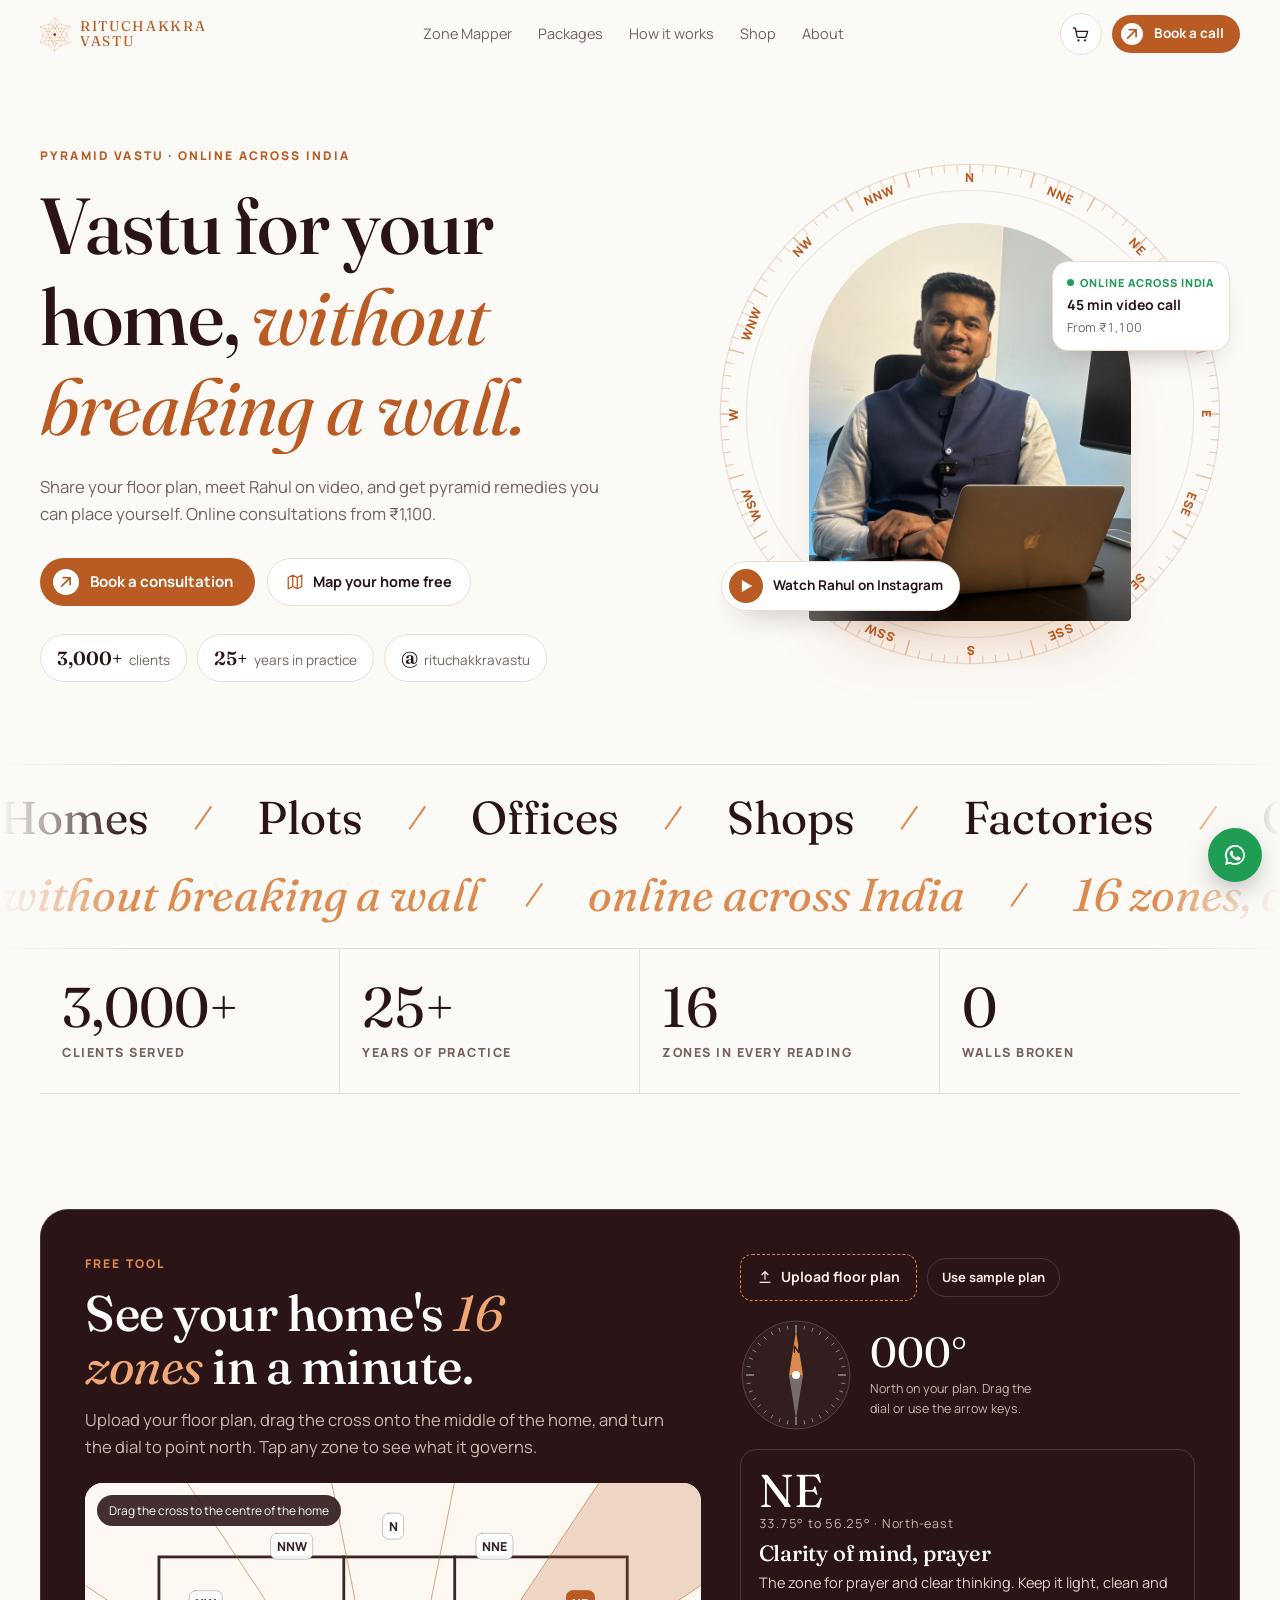
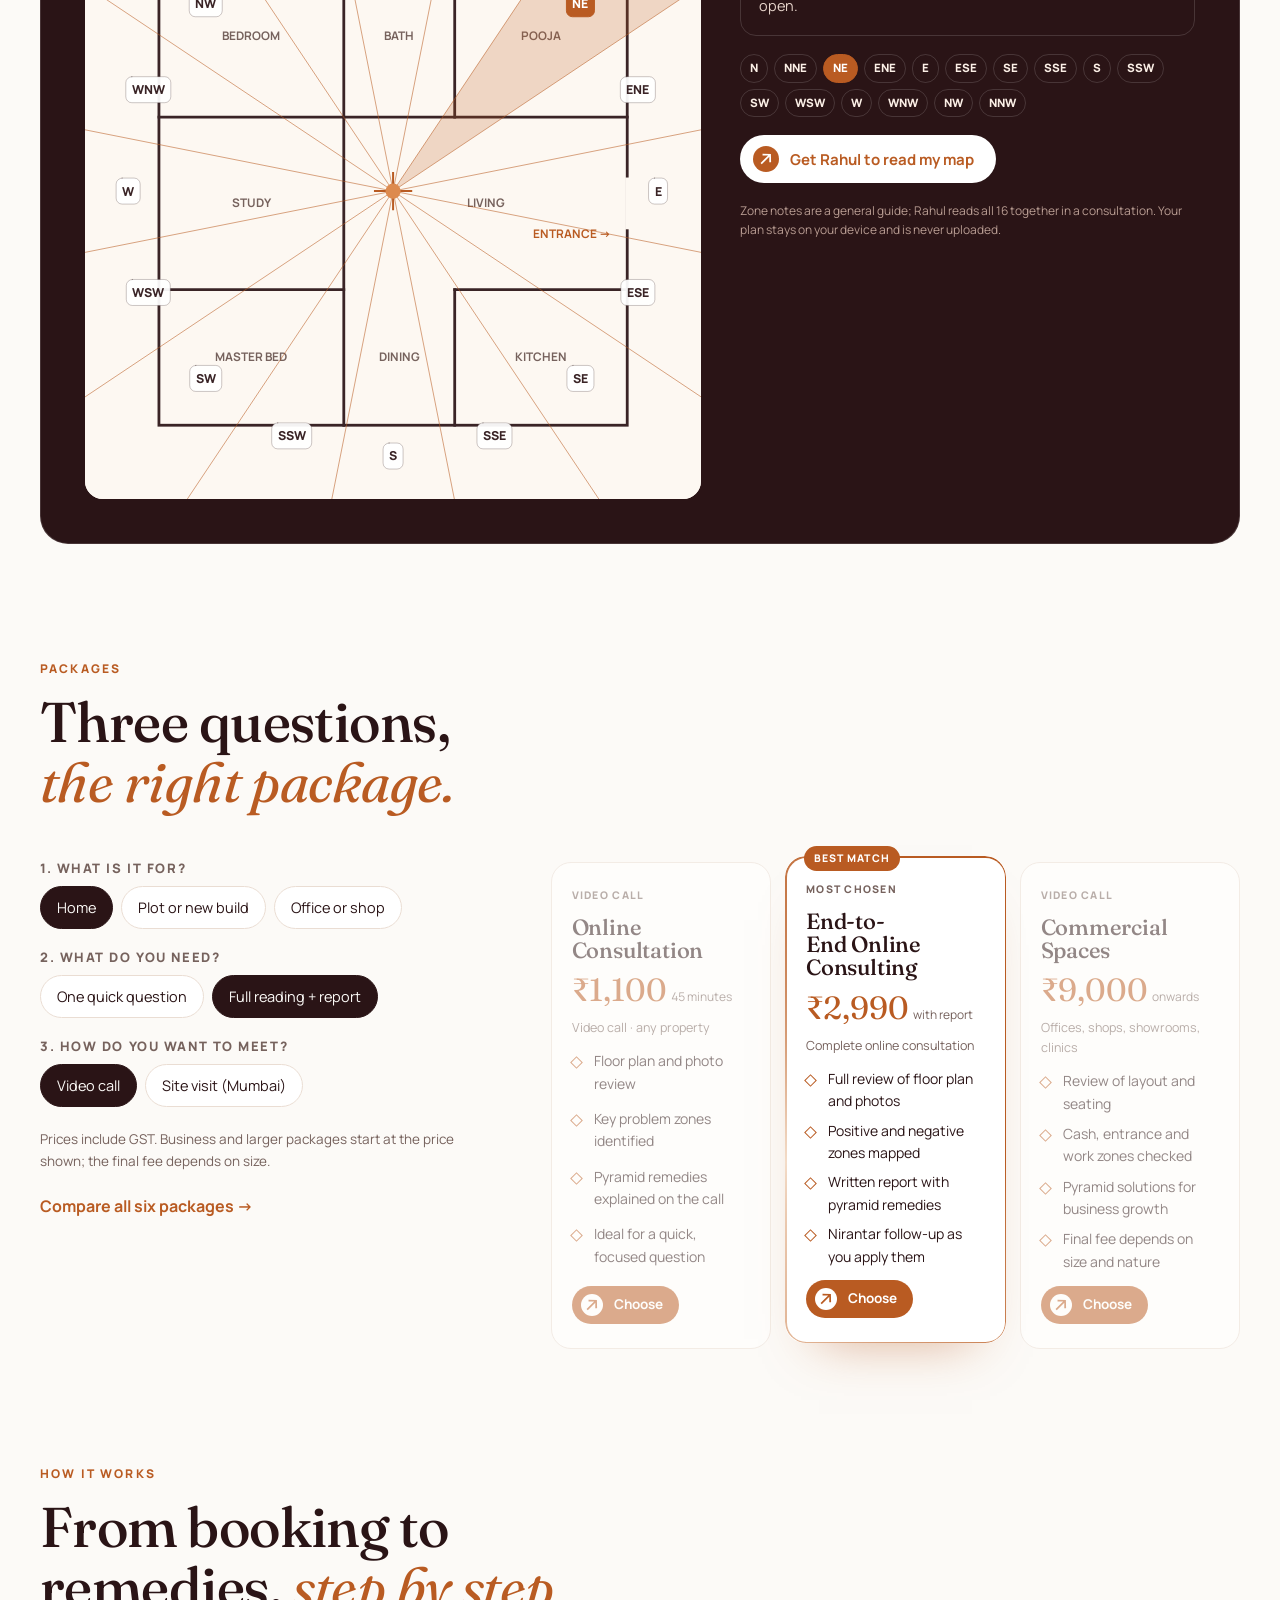
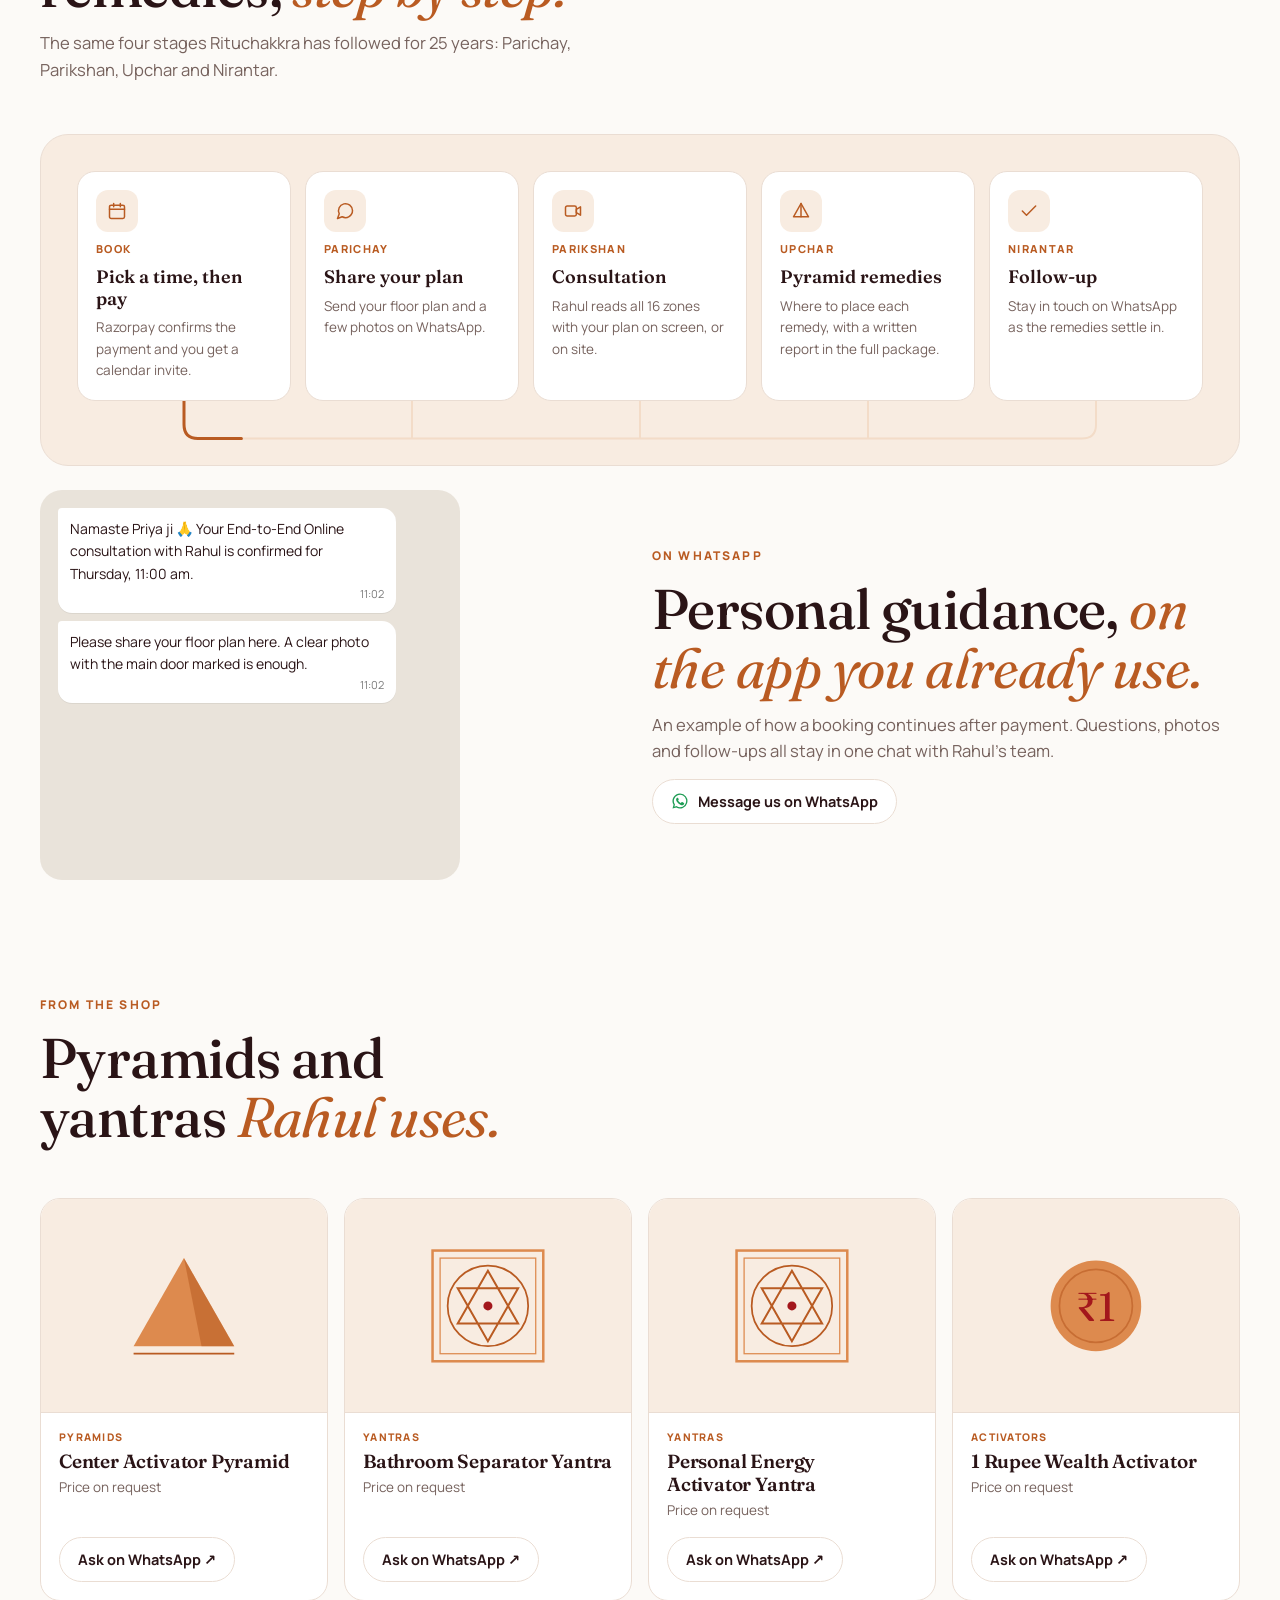
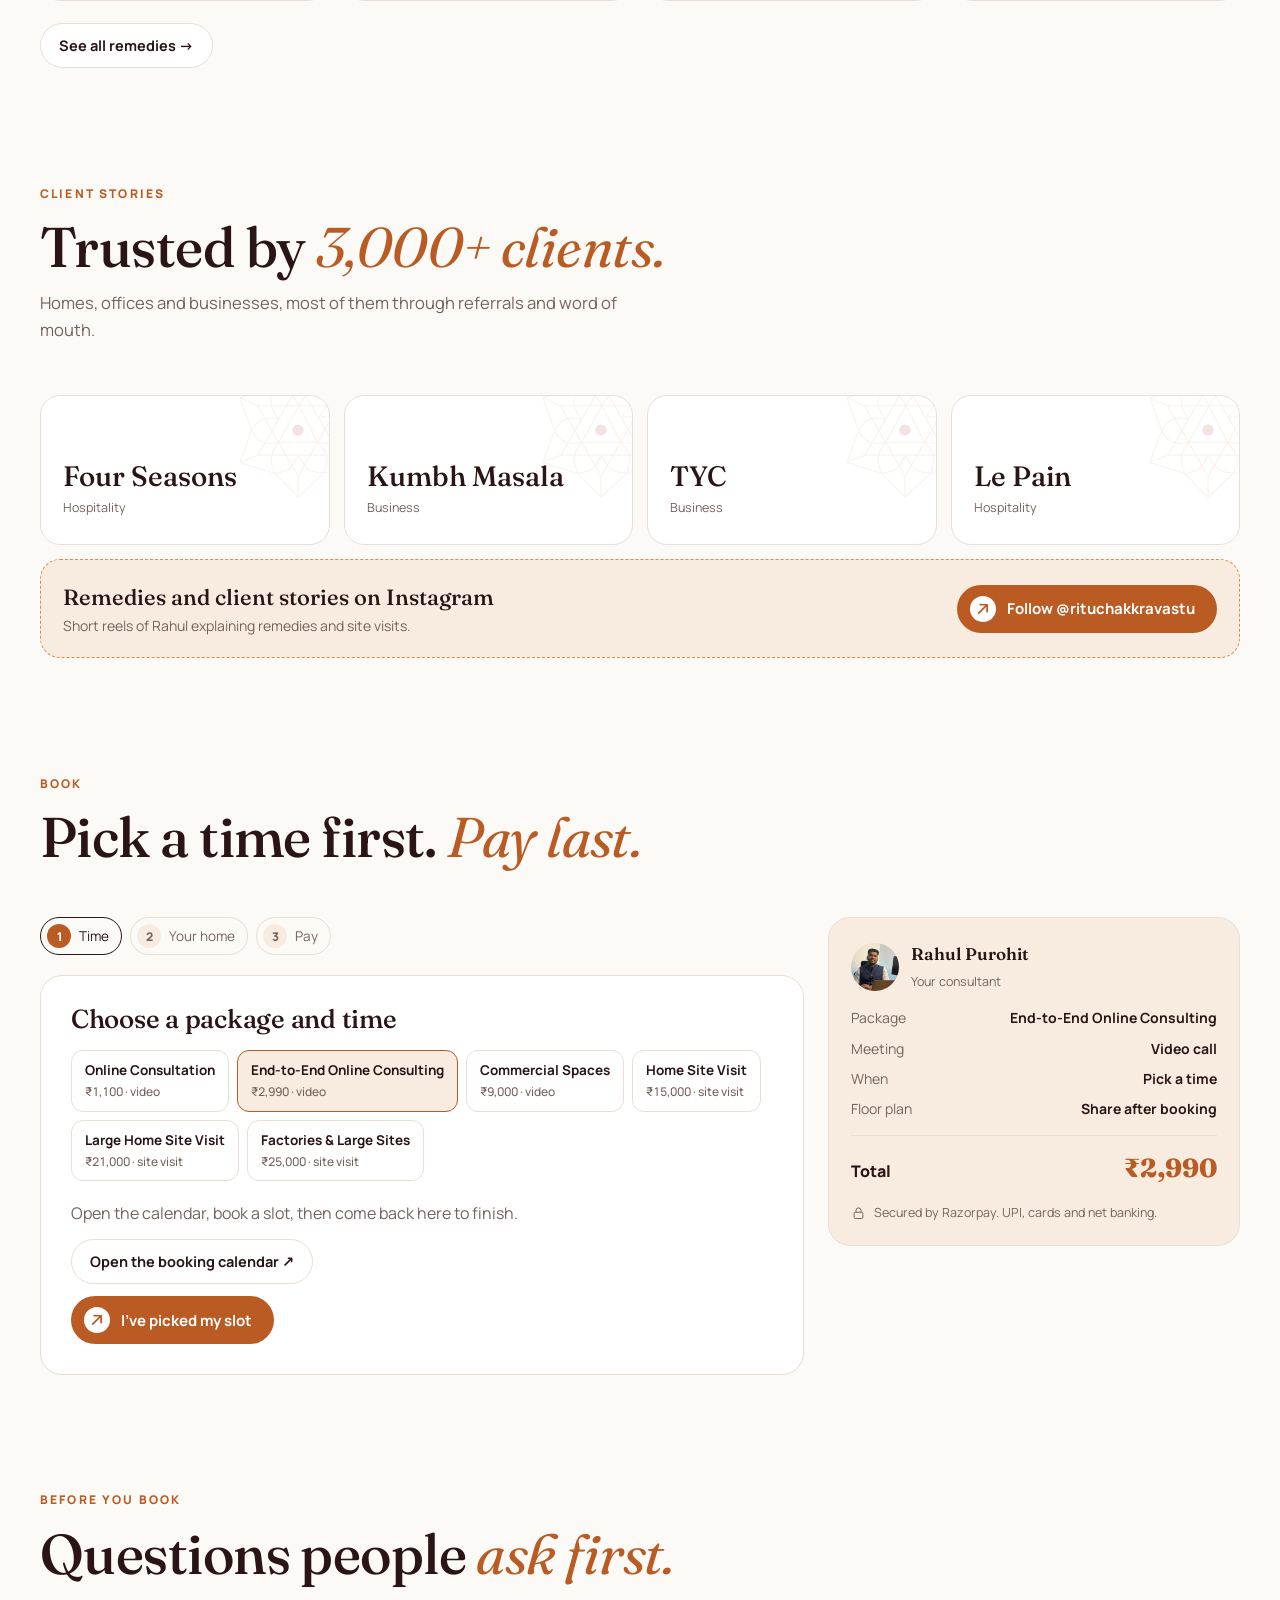
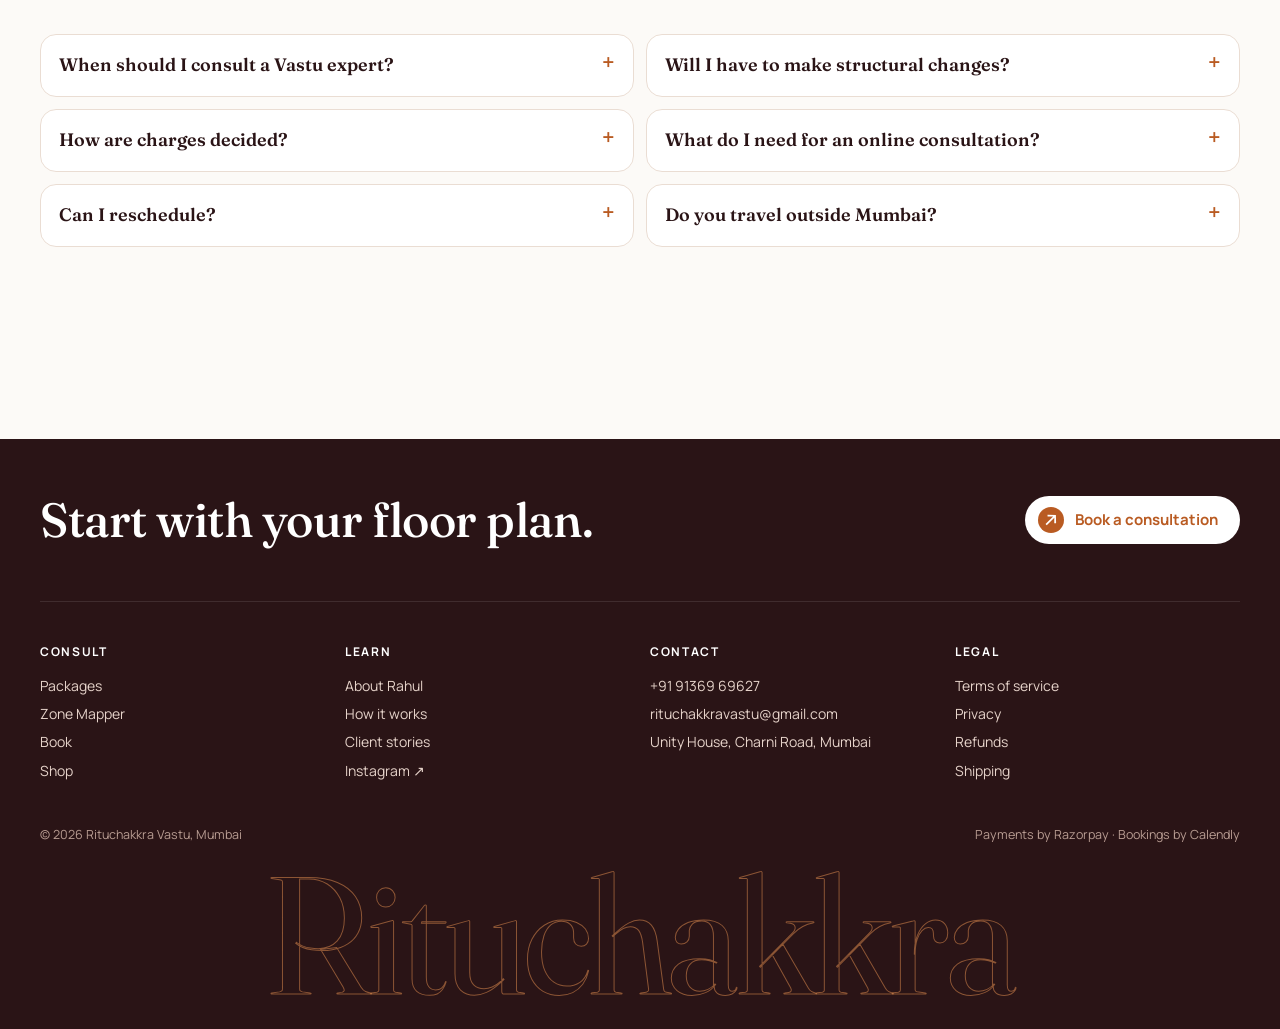
<file: checkout/index.html>
<!doctype html>
<html lang="en-IN">
<head>
<meta charset="utf-8">
<meta name="viewport" content="width=device-width,initial-scale=1,viewport-fit=cover">
<title>Checkout · Rituchakkra Vastu</title>
<meta name="description" content="Complete your Rituchakkra Vastu order.">
<link rel="canonical" href="https://rituchakkravastu.com/checkout/">
<meta name="robots" content="noindex">
<meta name="theme-color" content="#B95B22">
<link rel="icon" href="/favicon.svg" type="image/svg+xml">
<link rel="apple-touch-icon" href="/apple-touch-icon.png">
<meta property="og:type" content="website">
<meta property="og:site_name" content="Rituchakkra Vastu">
<meta property="og:locale" content="en_IN">
<meta property="og:title" content="Checkout · Rituchakkra Vastu">
<meta property="og:description" content="Complete your Rituchakkra Vastu order.">
<meta property="og:url" content="https://rituchakkravastu.com/checkout/">
<meta property="og:image" content="https://rituchakkravastu.com/og-image.jpg">
<meta property="og:image:secure_url" content="https://rituchakkravastu.com/og-image.jpg">
<meta property="og:image:type" content="image/jpeg">
<meta property="og:image:width" content="1200">
<meta property="og:image:height" content="630">
<meta property="og:image:alt" content="Rituchakkra Vastu: Vastu for your home, without breaking a wall">
<meta name="twitter:card" content="summary_large_image">
<meta name="twitter:title" content="Checkout · Rituchakkra Vastu">
<meta name="twitter:description" content="Complete your Rituchakkra Vastu order.">
<meta name="twitter:image" content="https://rituchakkravastu.com/og-image.jpg">
<link rel="preconnect" href="https://fonts.googleapis.com">
<link rel="stylesheet" href="https://fonts.googleapis.com/css2?family=Fraunces:ital,opsz,wght@0,9..144,400;0,9..144,500;0,9..144,600;1,9..144,400;1,9..144,500&family=Manrope:wght@400;500;600;700;800&display=swap">
<link rel="stylesheet" href="/css/site.css">

</head>
<body>
<svg width="0" height="0" style="position:absolute" aria-hidden="true">
  <defs>
    <symbol id="mk" viewBox="296 136 692 786"><path fill="currentColor" fill-rule="evenodd" d="M643.0 138.5L640.5 139.0L616.5 163.5L598.5 183.5L556.5 226.5L550.5 234.0L537.5 246.5L537.0 248.0L522.5 262.0L521.5 264.0L498.5 287.5L481.5 291.5L479.0 293.0L474.5 293.5L471.0 295.0L466.0 295.5L463.0 297.5L450.5 299.5L446.5 301.5L432.0 304.5L423.0 308.0L417.5 308.5L407.0 312.0L392.5 315.0L382.5 318.5L353.0 325.5L349.0 327.5L338.0 329.5L334.0 331.5L319.0 334.5L315.0 336.5L303.5 338.5L298.5 341.0L298.5 345.0L301.5 351.0L304.0 361.0L307.5 368.5L308.5 374.0L311.5 379.5L312.5 385.5L316.0 392.5L318.5 403.0L321.0 407.0L323.5 417.0L326.5 422.5L327.5 428.0L331.0 435.5L334.0 446.0L335.5 448.0L338.5 459.0L340.5 462.0L342.5 471.0L346.5 479.5L353.0 500.5L355.5 504.5L356.5 510.0L364.5 531.5L364.5 534.0L362.0 539.0L361.5 543.0L356.5 554.5L355.5 559.5L353.5 562.5L340.5 600.5L338.5 603.5L336.0 613.0L332.0 621.5L327.5 636.5L318.5 659.0L316.5 667.0L314.0 671.5L306.5 694.0L304.0 698.5L301.5 708.5L298.5 714.5L298.5 718.0L301.5 720.0L303.5 720.0L307.5 722.0L338.5 731.0L342.0 733.0L351.5 735.0L354.5 737.0L364.5 739.0L369.5 741.5L380.0 744.0L390.5 748.0L393.0 748.0L394.0 749.0L411.5 754.0L418.5 757.0L428.0 759.0L430.0 760.5L459.0 769.0L464.0 771.5L473.5 773.5L478.5 776.0L488.0 778.0L491.5 780.0L495.5 780.5L501.5 783.0L526.5 808.0L540.0 823.0L550.0 832.0L552.0 835.0L582.0 865.0L584.5 866.5L585.0 868.0L600.5 883.0L601.5 885.0L636.0 919.5L639.5 919.0L656.0 903.0L657.0 903.0L665.5 894.0L699.0 863.5L716.5 846.0L721.0 843.0L728.5 835.0L731.0 833.5L738.5 825.5L756.0 810.0L784.5 782.5L788.5 780.5L793.5 779.5L795.5 778.0L805.5 776.0L809.0 774.0L820.0 771.5L829.5 767.5L834.0 767.0L844.0 763.0L852.5 761.0L856.0 759.0L862.0 758.0L891.0 748.0L893.5 748.0L905.5 743.5L916.0 741.0L919.5 739.0L929.0 737.0L934.0 734.5L943.0 732.5L947.0 730.5L978.0 721.5L980.0 720.0L984.5 719.0L985.5 717.5L985.0 713.0L982.0 707.5L979.0 696.5L977.5 694.5L977.0 691.0L973.0 682.0L970.5 673.0L969.0 671.0L964.0 654.5L962.0 651.5L960.0 643.5L958.0 641.0L955.0 629.5L952.0 623.5L949.5 614.5L947.0 610.0L947.0 607.0L945.0 603.5L937.0 579.5L934.0 573.5L929.5 558.5L927.5 556.0L927.0 551.5L924.0 545.5L920.5 533.0L923.0 523.5L927.5 513.0L928.0 509.0L932.0 500.0L932.5 496.0L936.0 488.0L939.0 477.5L941.0 474.0L943.0 465.5L947.0 456.5L947.0 454.0L950.0 447.5L951.5 440.5L955.0 433.0L958.0 421.5L960.0 418.5L962.0 410.5L966.0 401.5L966.0 399.0L969.5 391.0L973.0 378.5L975.0 375.5L981.5 354.0L985.0 346.5L985.0 340.5L980.0 338.5L969.5 336.5L965.0 334.5L952.0 332.0L939.5 328.0L934.5 327.5L934.0 326.5L931.0 325.5L928.0 325.5L908.0 319.5L895.5 317.0L890.0 314.5L878.0 312.5L875.0 310.5L862.0 308.0L852.0 304.5L838.0 301.5L833.5 299.5L822.5 297.5L818.5 295.5L815.5 295.5L812.5 294.0L805.5 293.0L801.5 291.0L782.0 286.5L768.0 272.5L764.5 267.5L736.0 238.0L732.0 232.5L728.0 229.5L722.5 222.5L714.5 215.0L714.0 213.5L683.0 181.0L682.0 179.0L673.5 171.0L659.0 154.5ZM508.5 781.0L515.5 780.0L520.0 778.0L536.0 776.0L540.5 774.0L554.0 771.5L560.5 768.0L566.0 767.0L585.0 757.0L590.0 753.0L600.5 742.0L603.0 743.0L633.5 795.5L633.5 907.5L632.5 908.5L558.0 834.0L555.5 830.5L538.0 814.0L535.0 809.5L508.5 783.5ZM775.5 781.5L775.5 782.5L751.0 806.0L749.5 806.5L740.0 816.5L738.5 817.0L705.0 849.5L664.5 886.5L657.0 894.5L650.5 899.5L647.5 903.5L642.0 908.5L640.0 908.0L639.5 798.0L673.0 740.0L675.0 740.0L686.5 752.5L697.5 761.0L719.5 771.5L728.0 773.5L733.0 773.5L735.5 775.0L745.5 777.0L762.0 778.0ZM638.0 682.5L639.5 683.5L649.5 700.5L659.5 719.5L668.5 731.5L669.0 734.0L658.5 753.0L654.5 758.5L652.0 764.5L644.5 776.0L643.0 780.0L640.5 783.0L639.0 787.0L636.5 788.5L631.0 780.0L619.0 757.5L611.5 746.0L606.5 736.0L619.0 717.5L620.0 714.5L629.0 700.0L629.0 698.5L633.0 692.0L636.0 684.5ZM789.0 773.0L792.0 763.0L799.5 745.0L805.0 721.5L805.0 714.0L806.5 707.0L806.5 696.5L805.0 683.0L803.0 678.5L804.5 676.5L877.5 676.5L889.5 681.0L892.5 683.0L899.5 685.0L907.0 689.0L925.0 695.5L931.5 699.0L937.0 700.5L940.0 702.5L970.0 714.0L972.5 716.0L971.0 718.0L963.0 719.5L937.0 728.5L934.0 728.5L925.0 732.5L918.5 733.5L896.0 741.5L886.5 743.5L877.0 747.5L872.5 748.0L868.5 750.0L851.5 754.5L849.5 756.0L839.0 758.5L834.0 761.0L826.5 762.5L807.0 769.5L796.5 772.0L792.0 774.0L790.0 774.0ZM709.5 677.0L795.0 676.5L797.5 678.5L800.5 691.5L800.5 713.0L799.5 716.0L799.5 721.5L796.5 730.5L794.0 743.5L790.5 750.5L790.0 754.0L786.0 763.0L783.5 772.0L780.5 776.0L767.5 773.5L744.5 771.5L740.5 769.5L735.5 769.5L719.5 765.5L716.0 763.0L707.5 760.0L695.5 752.0L687.5 745.5L678.5 735.0L678.0 731.0ZM643.5 678.0L645.0 676.5L700.5 676.5L701.5 679.0L693.5 691.0L682.5 711.5L678.5 717.0L677.0 721.0L674.5 725.0L672.5 726.0L665.0 716.5L655.0 699.0L654.0 695.5L650.5 691.0ZM574.0 676.5L631.5 676.5L632.5 677.5L628.5 687.0L615.5 709.5L613.5 714.5L603.5 729.0L601.0 727.5L589.5 706.5L585.5 701.0L585.0 698.5L572.5 678.0ZM486.5 678.0L488.0 676.5L564.5 677.0L570.5 686.0L577.5 699.5L579.5 701.5L586.5 715.0L590.5 720.5L591.5 724.0L594.0 726.5L594.5 729.0L598.5 735.0L597.5 737.0L589.5 745.5L575.0 756.0L568.5 758.5L565.5 761.0L557.5 763.0L553.5 765.5L535.5 769.5L531.0 771.5L520.5 772.5L507.5 776.0L503.5 776.0L500.0 770.0L497.0 759.0L495.0 756.5L489.0 737.0L486.0 719.5L484.0 714.5L483.5 691.0ZM311.0 716.0L312.5 714.5L342.5 703.0L346.5 700.5L353.5 698.5L358.5 695.5L365.0 694.0L372.0 690.0L376.5 689.0L384.0 685.0L390.0 683.5L406.0 676.5L479.5 676.5L480.5 677.5L480.5 680.0L479.0 684.5L477.5 696.0L478.5 716.5L479.5 717.5L480.5 724.0L481.5 725.0L484.5 742.0L495.5 773.5L493.5 774.5L485.5 771.5L482.5 771.5L473.5 767.5L467.5 766.5L457.0 762.5L451.5 761.5L445.0 758.5L435.5 756.5L432.0 754.5L424.5 753.0L397.0 743.5L387.5 741.5L378.0 737.5L375.0 737.5L367.0 734.0L359.0 732.5L337.0 724.5L326.0 722.0L321.0 719.5L311.5 717.5ZM714.0 668.0L716.5 665.0L727.5 644.5L735.0 633.0L742.0 619.5L746.5 613.0L748.5 608.0L751.0 606.5L764.5 622.5L783.5 648.5L794.0 669.0L792.5 670.5L715.5 670.5L714.0 669.5ZM523.0 607.0L524.0 606.5L525.5 607.5L527.5 613.0L537.0 628.0L542.5 639.0L546.0 643.5L557.5 665.0L560.0 667.5L560.0 669.5L559.0 670.5L490.5 670.5L489.0 669.0L499.0 645.5ZM515.5 605.5L515.5 607.5L496.5 637.5L484.5 664.0L484.0 668.0L482.0 670.5L412.5 670.5L411.0 669.0L432.5 633.0L446.5 607.5L450.0 606.5L459.5 608.5L480.5 608.5L484.5 607.5L503.0 607.0L512.5 605.0ZM758.5 604.5L761.0 604.0L762.0 605.0L766.0 605.0L768.5 606.0L790.0 607.0L798.0 608.5L824.5 608.5L834.5 606.5L837.0 607.0L872.5 669.0L871.0 670.5L802.0 670.5L800.0 669.0L799.0 665.0L795.0 659.0L794.0 654.5L792.0 652.5L789.5 646.0L770.0 619.5L758.5 606.0ZM530.5 603.5L531.5 602.5L743.0 602.5L744.0 604.5L717.5 649.5L716.5 653.0L713.0 657.5L707.5 668.0L705.0 670.5L569.5 670.5L566.5 668.0L551.0 639.5L532.0 608.0ZM915.5 542.0L917.5 542.5L923.0 559.0L925.5 563.5L926.0 567.0L935.5 592.0L936.5 597.0L940.5 605.5L942.5 614.0L944.5 617.0L951.5 639.0L959.5 658.5L960.5 664.0L964.5 672.5L966.5 681.0L976.5 706.5L977.0 709.5L976.0 710.5L959.0 703.5L954.5 702.5L952.0 700.5L944.0 698.0L937.5 694.5L934.0 694.0L927.5 690.5L923.0 689.5L913.0 684.5L908.0 683.5L905.5 681.5L882.5 672.5L879.5 669.0L858.0 630.5L854.5 626.0L852.0 620.0L844.0 607.5L844.0 605.0L845.5 603.5L848.0 603.5L855.0 601.0L859.5 598.0L863.0 597.0L879.5 586.0L881.0 583.5L897.0 567.5ZM369.5 542.0L382.5 562.0L390.5 571.0L390.5 572.0L392.5 573.0L402.0 583.5L410.5 590.5L415.0 592.5L419.5 596.0L429.5 601.0L439.5 604.0L439.5 608.0L430.5 622.5L415.5 650.0L411.5 655.5L404.5 669.0L402.0 672.0L387.5 678.5L383.0 679.5L375.5 683.5L368.5 685.5L367.0 687.0L357.5 690.0L351.0 693.5L341.5 696.5L341.0 697.5L332.0 700.5L329.0 702.5L307.5 710.5L307.0 708.5L308.0 704.5L310.0 701.0L310.0 699.0L318.0 679.0L319.0 674.0L321.0 671.0L323.0 663.0L333.5 636.5L334.0 632.5L336.0 629.5L338.0 621.5L340.0 618.5L347.0 597.0L351.0 588.0L353.0 580.0L355.0 577.0L357.5 567.5L361.0 561.0L362.0 555.5L364.0 552.0L366.5 543.5L367.5 542.0ZM487.0 541.5L518.0 595.0L518.0 598.0L509.0 600.5L495.5 601.5L493.5 602.5L456.0 602.5L452.0 601.5L451.0 600.0L473.5 560.5L477.5 555.0L485.0 541.0ZM793.0 532.0L794.5 533.0L798.5 539.5L802.5 548.0L804.5 550.0L830.5 596.5L832.5 598.5L833.0 600.0L832.0 601.5L826.0 603.0L819.5 602.0L800.5 602.0L796.0 603.0L790.0 601.5L772.5 601.0L767.5 599.5L757.5 598.5L756.0 597.0L756.0 595.0L766.0 579.0L766.5 576.5L770.0 572.0L777.0 558.5L781.0 553.0L781.0 551.5ZM442.0 466.5L444.5 468.0L447.5 472.5L455.0 487.0L458.5 491.5L478.0 527.0L482.0 532.5L481.5 535.0L475.5 544.5L471.5 553.0L464.5 563.5L453.5 584.0L449.5 589.5L447.5 594.5L443.5 599.0L439.5 598.5L429.5 594.5L416.0 586.5L405.0 577.5L402.5 576.5L388.0 559.0L372.0 535.5L371.5 533.5L372.0 531.0L374.5 528.0L376.5 523.5L394.0 499.0L397.0 497.0L408.0 485.0L413.0 482.5L418.0 478.0L432.0 470.0ZM452.0 464.5L463.0 463.0L487.0 463.0L507.0 466.0L518.0 470.0L518.5 471.0L487.0 525.5L485.0 526.0L484.0 525.0L482.0 520.0L480.0 518.0L467.5 494.5L465.0 492.0L462.5 486.0L451.0 467.0ZM834.0 461.5L839.0 462.0L848.5 465.5L858.0 471.0L866.5 478.0L871.0 480.5L891.0 502.5L901.5 516.0L912.5 532.5L912.5 535.0L906.0 545.0L890.5 565.5L880.0 577.5L866.0 588.0L848.0 597.5L843.0 599.0L839.5 598.5L835.5 593.0L835.0 590.5L830.5 584.0L804.0 536.5L797.0 525.5L800.0 518.5L809.0 504.5L831.0 465.0ZM760.0 457.5L799.0 456.0L812.0 457.0L816.5 458.5L825.0 459.5L826.0 460.5L825.5 463.0L794.0 517.5L792.0 517.0L779.0 493.0L777.0 491.0L770.0 477.5L759.5 460.5ZM643.0 397.0L654.5 419.5L654.5 421.0L658.5 427.0L670.5 452.0L671.5 452.5L673.5 458.5L677.5 464.0L684.5 479.5L694.5 497.5L704.5 518.5L706.0 520.0L708.5 527.0L712.5 532.5L712.5 534.0L716.0 539.5L728.0 565.0L730.5 568.0L734.5 577.0L736.0 578.5L736.5 581.5L740.5 587.5L743.5 595.5L742.5 596.5L532.0 596.5L531.0 595.5L532.0 592.0L535.5 587.0L543.0 572.0L545.0 570.0L553.5 553.5L555.5 551.5L557.0 547.0L566.0 532.5L568.0 527.5L590.0 489.5L592.0 484.5L593.5 483.5L596.5 476.5L600.0 471.5L602.0 466.5L604.0 464.5L611.0 450.5L615.0 445.0L615.5 442.5L618.0 439.5L636.0 406.0L639.0 402.0L640.0 399.0ZM865.0 392.5L865.0 394.5L830.0 454.5L825.0 454.5L818.0 452.5L811.0 452.5L809.0 451.5L796.0 450.0L779.5 451.5L773.0 451.0L769.0 452.5L763.5 452.5L762.0 451.0L785.0 423.5L786.0 420.5L794.0 409.5L795.0 406.0L799.0 400.0L801.0 393.5L802.5 392.0ZM635.5 392.0L636.5 393.0L624.5 413.5L623.5 417.0L620.5 421.0L613.5 435.0L611.0 437.5L609.0 443.0L596.5 463.5L594.5 468.5L572.5 506.5L561.0 528.5L558.0 532.5L555.5 538.5L551.5 544.0L551.5 545.5L534.5 574.5L526.0 591.0L523.5 592.0L490.0 535.0L490.0 532.5L493.5 526.0L497.0 521.5L500.0 514.5L526.0 471.0L533.5 456.5L537.0 452.0L538.0 448.5L541.0 445.0L548.0 431.5L555.0 421.0L566.5 399.5L572.0 392.0ZM795.0 393.0L795.0 395.0L790.5 401.5L790.0 404.5L776.0 425.0L754.5 449.5L752.5 448.0L721.5 394.5L722.5 392.0L792.5 391.5ZM649.5 392.0L713.0 392.0L723.5 410.5L725.5 412.5L727.5 417.5L734.0 427.5L737.5 435.0L740.0 438.0L757.5 469.5L759.5 471.5L761.5 477.0L764.5 480.5L766.0 484.5L789.5 524.0L789.5 525.5L770.5 557.5L770.5 559.0L767.0 563.5L755.5 585.0L750.5 592.0L748.5 591.0L745.0 582.5L743.0 580.5L742.0 577.0L735.5 564.0L732.5 560.0L721.0 535.5L703.5 503.0L701.0 496.0L695.5 487.5L682.0 459.0L680.0 457.0L671.5 438.5L670.0 437.0L663.0 422.0L661.0 420.0L659.0 414.5L648.0 394.0ZM562.5 392.0L563.0 394.0L542.5 428.5L535.5 442.5L532.5 446.0L524.5 460.5L522.5 460.5L502.0 428.0L502.0 426.5L499.0 423.0L490.5 404.0L487.5 393.0L488.5 392.0L493.5 391.5ZM409.0 393.0L410.0 392.0L480.0 392.0L482.0 394.5L484.5 404.5L487.0 408.5L489.0 415.0L495.5 429.0L515.5 461.5L514.0 462.5L508.5 460.5L492.0 459.0L483.0 456.5L465.0 456.5L461.0 458.5L447.0 459.5L439.5 447.5L434.0 436.5L430.0 431.0L428.5 427.0L426.5 425.0L415.0 403.5L411.5 399.0ZM307.5 349.0L309.5 349.0L322.5 356.0L337.5 362.0L368.5 377.0L372.5 378.0L378.5 381.5L385.0 383.5L388.5 386.0L398.5 390.0L404.5 398.0L424.5 434.0L428.0 438.5L430.5 444.5L432.5 446.5L435.5 453.0L439.5 458.5L438.0 462.0L424.0 467.5L415.0 472.5L407.0 478.5L404.0 482.5L398.5 486.0L381.5 505.5L371.0 520.5L369.5 524.0L368.5 524.0L366.5 521.5L361.0 504.0L357.0 495.0L356.0 489.5L353.0 484.0L351.0 475.0L347.0 466.5L346.5 462.5L342.0 452.0L342.0 449.5L338.0 441.0L336.0 432.5L334.0 429.5L331.0 418.5L329.0 415.5L327.0 407.0L323.0 399.0L323.0 396.0L321.0 390.0L319.5 388.0L311.5 363.0L310.0 361.0L307.0 351.5ZM975.5 348.5L977.0 349.5L977.0 351.5L975.5 354.0L974.5 359.5L966.5 380.0L964.5 389.0L961.5 395.0L959.5 403.0L958.0 405.0L955.5 414.5L953.5 418.0L940.5 458.0L936.5 467.0L936.0 471.0L928.0 492.0L926.0 500.0L923.5 504.5L921.0 515.0L916.0 525.5L892.5 494.5L879.0 480.5L875.5 478.5L870.5 472.5L864.5 468.5L863.0 466.5L849.5 459.5L847.0 459.5L844.0 457.5L838.5 456.5L837.5 454.5L868.0 402.0L869.0 399.0L875.0 390.5ZM575.5 384.0L589.5 361.0L592.0 355.0L594.0 353.0L600.0 341.5L602.5 338.0L605.0 338.0L611.5 347.0L613.5 348.5L621.5 360.5L631.0 377.0L633.0 379.0L635.5 385.0L634.0 386.0L577.5 386.0ZM708.5 384.0L706.5 386.0L650.5 386.0L648.5 384.5L659.0 365.5L667.5 354.0L669.0 350.5L671.5 348.5L680.0 337.5L682.5 338.5ZM789.5 295.0L792.0 294.5L796.5 295.5L801.0 297.5L813.5 300.0L848.0 310.0L851.5 310.0L858.5 313.0L870.0 315.0L877.5 318.0L884.5 319.0L904.5 325.0L909.0 325.5L913.0 327.5L925.5 330.0L938.0 334.0L941.5 334.0L952.5 338.0L959.5 339.0L960.5 340.0L970.0 342.0L971.5 343.5L970.0 345.0L959.0 349.0L955.5 351.5L952.5 352.0L930.0 362.0L923.5 364.0L919.5 366.5L917.5 366.5L909.5 370.5L901.5 373.0L897.5 375.5L891.0 377.5L873.5 385.5L806.0 386.0L804.5 385.0L806.0 372.0L807.0 370.5L807.0 360.0L805.5 353.5L805.0 343.5L799.0 320.0L796.5 316.0L796.0 312.5L792.0 304.5ZM495.5 295.0L495.5 297.5L489.0 312.0L486.5 323.0L484.5 326.5L484.5 329.5L481.5 339.5L481.5 343.0L480.0 346.0L480.0 349.5L478.0 354.5L478.5 363.0L477.5 375.0L479.5 384.5L477.5 386.0L400.5 385.5L396.0 382.5L392.0 381.5L362.0 367.0L359.0 366.5L352.0 362.5L335.0 355.5L330.0 352.5L326.0 351.5L321.5 348.5L313.5 345.5L312.0 344.0L313.5 342.0L331.0 338.0L342.0 334.0L345.5 334.0L358.0 330.0L372.5 327.0L380.5 324.0L388.0 323.0L392.0 321.0L403.0 319.0L414.5 315.0L425.5 313.0L431.5 310.5L444.0 308.0L456.0 304.0L459.5 304.0L471.0 300.0L474.0 300.0L481.0 297.5L485.5 297.0L490.0 295.0ZM781.0 293.5L783.5 296.0L786.0 304.5L790.0 312.5L790.5 316.0L792.5 321.0L794.0 322.5L796.5 335.0L799.5 343.5L801.0 358.0L800.5 367.0L801.5 370.5L800.5 372.5L800.5 377.5L798.0 385.0L796.5 386.0L717.5 385.5L715.0 383.0L712.0 376.5L708.5 372.0L707.0 368.0L686.5 333.5L687.5 329.5L698.5 320.0L704.0 316.5L728.5 304.5L733.0 304.0L744.0 300.0L749.5 299.5L764.5 295.0L769.0 295.0L778.0 293.0ZM502.5 294.0L505.5 293.0L515.5 295.0L520.5 295.0L556.0 304.5L578.0 315.0L598.5 330.5L598.5 332.5L594.0 341.0L590.5 345.5L583.5 359.0L567.5 385.5L487.5 386.0L485.0 384.5L483.5 377.0L484.5 352.0L486.0 348.5L486.0 344.5L489.0 335.0L489.0 332.0L493.0 321.0L493.5 316.5L497.0 309.5L498.0 304.5ZM642.0 270.0L644.0 271.5L669.5 317.0L677.5 329.5L677.5 331.0L666.0 344.5L656.5 358.0L643.0 381.5L640.0 379.5L633.0 367.0L618.0 344.5L607.0 332.0L607.5 328.5ZM646.0 151.0L647.0 151.0L677.5 183.5L678.0 185.0L697.0 204.0L697.5 205.5L718.0 226.5L718.5 228.0L735.5 245.5L742.0 253.5L772.0 284.5L773.5 287.0L773.0 288.5L759.0 290.5L726.0 299.5L701.5 310.5L690.5 318.5L684.5 325.0L681.0 324.0L663.0 291.5L660.5 289.0L652.0 272.5L650.0 271.0L649.5 268.5L645.0 261.0L645.0 152.0ZM638.0 151.0L639.0 152.5L639.0 262.0L603.5 324.0L602.0 325.5L600.0 325.5L595.0 319.5L575.5 306.5L567.5 304.0L559.0 299.5L532.5 293.0L528.0 291.0L509.5 288.5L508.5 286.5L513.5 280.5L527.0 267.5L544.0 248.5L558.0 235.0L562.0 229.5L589.5 202.0L591.5 198.5Z"/><circle cx="636.2" cy="529.8" r="32.5" fill="var(--dot)"/></symbol>
    <symbol id="i-ar" viewBox="0 0 14 15"><path fill="currentColor" d="M13.376 11.552l-.264-10.44-10.44-.24.024 2.28 6.96-.048L.2 12.56l1.488 1.488 9.432-9.432-.048 6.912 2.304.024z"/></symbol>
    <symbol id="i-cart" viewBox="0 0 24 24"><path d="M3 4h2.5l2.2 10.4a1.6 1.6 0 0 0 1.6 1.3h8.3a1.6 1.6 0 0 0 1.6-1.2L21 8H6.3" fill="none" stroke="currentColor" stroke-width="1.6" stroke-linecap="round" stroke-linejoin="round"/><circle cx="9.5" cy="19.5" r="1.4" fill="currentColor"/><circle cx="17.5" cy="19.5" r="1.4" fill="currentColor"/></symbol>
    <symbol id="i-menu" viewBox="0 0 24 24"><path d="M4 8h16M4 16h16" stroke="currentColor" stroke-width="1.6" stroke-linecap="round"/></symbol>
    <symbol id="i-x" viewBox="0 0 24 24"><path d="M6 6l12 12M18 6 6 18" stroke="currentColor" stroke-width="1.6" stroke-linecap="round"/></symbol>
    <symbol id="i-lock" viewBox="0 0 24 24"><rect x="5" y="10" width="14" height="10" rx="2" fill="none" stroke="currentColor" stroke-width="1.6"/><path d="M8 10V7a4 4 0 0 1 8 0v3" fill="none" stroke="currentColor" stroke-width="1.6"/></symbol>
    <symbol id="i-map" viewBox="0 0 24 24"><path d="M3 6l6-3 6 3 6-3v15l-6 3-6-3-6 3z M9 3v15 M15 6v15"/></symbol>
    <symbol id="i-wa" viewBox="0 0 24 24"><path d="M12 2a10 10 0 0 0-8.6 15.1L2 22l5-1.3A10 10 0 1 0 12 2Zm0 18.2a8.2 8.2 0 0 1-4.2-1.2l-.3-.2-3 .8.8-2.9-.2-.3A8.2 8.2 0 1 1 12 20.2Zm4.5-6.1c-.2-.1-1.5-.7-1.7-.8s-.4-.1-.6.1-.7.8-.8 1-.3.2-.5.1a6.7 6.7 0 0 1-3.3-2.9c-.2-.4.2-.4.7-1.3a.5.5 0 0 0 0-.4l-.8-1.8c-.2-.5-.4-.4-.6-.4h-.5a1 1 0 0 0-.7.3 3 3 0 0 0-.9 2.2 5.2 5.2 0 0 0 1.1 2.7 11.8 11.8 0 0 0 4.5 4c1.7.7 2.3.8 3.2.6a2.7 2.7 0 0 0 1.8-1.2 2.2 2.2 0 0 0 .1-1.3c0-.1-.2-.2-.5-.3Z"/></symbol>
    <symbol id="i-play" viewBox="0 0 12 14"><path d="M0 0l12 7-12 7z"/></symbol>
    <symbol id="i-up" viewBox="0 0 24 24"><path d="M12 16V4M7 9l5-5 5 5M4 20h16"/></symbol>
  </defs>
</svg>

<div class="cbar" id="cbar" hidden><span id="cbar-txt"></span><button id="cbar-x" aria-label="Hide this note">×</button></div>

<nav class="top g" id="topbar" aria-label="Main">
  <div class="wrap navin">
    <a class="brand" href="/" aria-label="Rituchakkra Vastu, home"><svg aria-hidden="true" style="color:var(--mark)"><use href="#mk"/></svg><span>RITUCHAKKRA<br>VASTU</span></a>
    <div class="links">
      <a href="/#mapper">Zone Mapper</a>
      <a href="/consultations/">Packages</a>
      <a href="/#how">How it works</a>
      <a href="/shop/">Shop</a>
      <a href="/about/">About</a>
    </div>
    <div class="navr">
      <button class="ib" id="cart-btn" aria-label="Open cart"><svg><use href="#i-cart"/></svg><span class="badge" id="cart-count" hidden>0</span></button>
      <a class="button sm" href="/book/"><span class="bi"><svg><use href="#i-ar"/></svg><svg><use href="#i-ar"/></svg></span>Book a call</a>
      <button class="ib burger" id="burger" aria-label="Open menu"><svg><use href="#i-menu"/></svg></button>
    </div>
  </div>
</nav>

<div class="mnav" id="mnav" aria-hidden="true">
  <button class="ib" id="mclose" aria-label="Close menu"><svg><use href="#i-x"/></svg></button>
  <a href="/">Home</a><a href="/#mapper">Zone Mapper</a><a href="/consultations/">Packages</a><a href="/#how">How it works</a><a href="/shop/">Shop</a><a href="/about/">About</a><a href="/contact/">Contact</a>
  <a class="button light" href="/book/"><span class="bi"><svg><use href="#i-ar"/></svg><svg><use href="#i-ar"/></svg></span>Book a consultation</a>
</div>

<main id="main">

<!-- ================= HOME ================= -->
<div data-view="home" hidden>
  <header class="hero g">
    <div class="wrap">
      <div>
        <div class="label" style="animation:fade .8s both">Pyramid Vastu · Online across India</div>
        <h1><span class="ln"><span>Vastu for your</span></span><span class="ln"><span>home, <em>without</em></span></span><span class="ln"><span><em>breaking a wall.</em></span></span></h1>
        <p class="lede">Share your floor plan, meet Rahul on video, and get pyramid remedies you can place yourself. Online consultations from <span id="from-price">₹1,100</span>.</p>
        <div class="ctas">
          <a class="button" href="/book/"><span class="bi"><svg><use href="#i-ar"/></svg><svg><use href="#i-ar"/></svg></span>Book a consultation</a>
          <a class="ghost" href="/#mapper"><svg><use href="#i-map"/></svg>Map your home free</a>
        </div>
        <div class="trust">
          <span class="tp"><b>3,000+</b>clients</span>
          <span class="tp"><b>25+</b>years in practice</span>
          <a class="tp" id="ig-pill" target="_blank" rel="noopener" href="#"><b>@</b>rituchakkravastu</a>
        </div>
      </div>
      <div class="stage" aria-hidden="false">
        <svg class="ring" viewBox="0 0 400 420" aria-hidden="true"><g class="r1" id="ring"></g></svg>
        <div class="arch"><img loading="lazy" src="/images/consultant.jpg" alt="Rahul Purohit, Pyramid Vastu consultant" width="720" height="900"></div>
        <div class="slot-chip"><span class="live"><i></i>Online across India</span><b>45 min video call</b><span>From <span class="num" id="chip-price">₹1,100</span></span></div>
        <a class="reel-chip" id="reel-chip" target="_blank" rel="noopener" href="#"><span><svg><use href="#i-play"/></svg></span>Watch Rahul on Instagram</a>
      </div>
    </div>
  </header>

  <div class="band" aria-hidden="true">
    <div class="row" id="band-a"></div>
    <div class="row b" id="band-b"></div>
  </div>
  <div class="g"><div class="wrap stats">
    <div class="stat"><div class="v" data-count="3000" data-suffix="+">3,000+</div><div class="l">Clients served</div></div>
    <div class="stat"><div class="v" data-count="25" data-suffix="+">25+</div><div class="l">Years of practice</div></div>
    <div class="stat"><div class="v">16</div><div class="l">Zones in every reading</div></div>
    <div class="stat"><div class="v">0</div><div class="l">Walls broken</div></div>
  </div></div>

  <section class="sec g" id="mapper" style="padding-bottom:0">
    <div class="wrap mapper rv">
      <div style="min-width:0">
        <div class="shead">
          <div class="label">Free tool</div>
          <h2>See your home's <em>16 zones</em> in a minute.</h2>
          <p class="lede">Upload your floor plan, drag the cross onto the middle of the home, and turn the dial to point north. Tap any zone to see what it governs.</p>
        </div>
        <div class="canvas-wrap" id="cw"><canvas id="zm" aria-label="Floor plan with the 16 Vastu zones drawn over it. Use the zone buttons to read each zone."></canvas><span class="cw-hint" id="cw-hint">Drag the cross to the centre of the home</span></div>
      </div>
      <div class="tools">
        <div class="row">
          <label class="upl"><input type="file" id="plan-file" accept="image/*"><svg width="16" height="16" fill="none" stroke="currentColor" stroke-width="1.8"><use href="#i-up"/></svg>Upload floor plan</label>
          <button class="mini" id="plan-sample">Use sample plan</button>
        </div>
        <div class="knob">
          <div class="dial" id="dial" tabindex="0" role="slider" aria-label="North direction on your plan" aria-valuemin="0" aria-valuemax="359" aria-valuenow="0"><svg viewBox="0 0 112 112" id="dial-svg"></svg></div>
          <div><div class="deg" id="deg">000°</div><small>North on your plan. Drag the dial or use the arrow keys.</small></div>
        </div>
        <div class="zinfo" id="zinfo" aria-live="polite"></div>
        <div class="zchips" id="zchips" role="group" aria-label="Zones"></div>
        <a class="button light" href="#book-online-report"><span class="bi"><svg><use href="#i-ar"/></svg><svg><use href="#i-ar"/></svg></span>Get Rahul to read my map</a>
        <p class="mnote">Zone notes are a general guide; Rahul reads all 16 together in a consultation. Your plan stays on your device and is never uploaded.</p>
      </div>
    </div>
  </section>

  <section class="sec g" id="finder">
    <div class="wrap">
      <div class="shead rv"><div class="label">Packages</div><h2>Three questions, <em>the right package.</em></h2></div>
      <div class="finder">
        <div class="qs rv">
          <div class="q"><h4>1. What is it for?</h4><div class="opts" data-q="for"><button aria-pressed="true" data-v="home">Home</button><button aria-pressed="false" data-v="plot">Plot or new build</button><button aria-pressed="false" data-v="office">Office or shop</button></div></div>
          <div class="q"><h4>2. What do you need?</h4><div class="opts" data-q="need"><button aria-pressed="false" data-v="quick">One quick question</button><button aria-pressed="true" data-v="full">Full reading + report</button></div></div>
          <div class="q"><h4>3. How do you want to meet?</h4><div class="opts" data-q="meet"><button aria-pressed="true" data-v="online">Video call</button><button aria-pressed="false" data-v="person">Site visit (Mumbai)</button></div></div>
          <p class="fnote" id="fnote"></p>
          <a class="tlink" href="/consultations/">Compare all six packages →</a>
        </div>
        <div class="pkgs rv" style="--d:.08s" id="fpkgs"></div>
      </div>
    </div>
  </section>

  <section class="sec g" id="how" style="padding-top:0">
    <div class="wrap">
      <div class="shead rv"><div class="label">How it works</div><h2>From booking to remedies, <em>step by step.</em></h2><p class="lede">The same four stages Rituchakkra has followed for 25 years: Parichay, Parikshan, Upchar and Nirantar.</p></div>
      <div class="beam rv">
        <svg class="lines" id="beam-lines" aria-hidden="true"></svg>
        <div class="nodes" id="nodes">
          <div class="node"><div class="ic"><svg viewBox="0 0 24 24"><rect x="3" y="5" width="18" height="16" rx="2"/><path d="M16 3v4M8 3v4M3 10h18"/></svg></div><div class="when">Book</div><b>Pick a time, then pay</b><p>Razorpay confirms the payment and you get a calendar invite.</p></div>
          <div class="node"><div class="ic"><svg viewBox="0 0 24 24"><path d="M21 11.5a8.4 8.4 0 0 1-12.4 7.4L3 21l2.1-5.6A8.4 8.4 0 1 1 21 11.5z"/></svg></div><div class="when">Parichay</div><b>Share your plan</b><p>Send your floor plan and a few photos on WhatsApp.</p></div>
          <div class="node"><div class="ic"><svg viewBox="0 0 24 24"><rect x="3" y="6" width="13" height="12" rx="2"/><path d="M16 10l5-3v10l-5-3z"/></svg></div><div class="when">Parikshan</div><b>Consultation</b><p>Rahul reads all 16 zones with your plan on screen, or on site.</p></div>
          <div class="node"><div class="ic"><svg viewBox="0 0 24 24"><path d="M12 3l9 16H3z"/><path d="M12 3v16"/></svg></div><div class="when">Upchar</div><b>Pyramid remedies</b><p>Where to place each remedy, with a written report in the full package.</p></div>
          <div class="node"><div class="ic"><svg viewBox="0 0 24 24"><path d="M20 6L9 17l-5-5"/></svg></div><div class="when">Nirantar</div><b>Follow-up</b><p>Stay in touch on WhatsApp as the remedies settle in.</p></div>
        </div>
      </div>
      <div class="wa-msg">
        <div class="chat rv" id="chat" aria-label="Example WhatsApp conversation">
          <div class="bub">Namaste Priya ji 🙏 Your End-to-End Online consultation with Rahul is confirmed for Thursday, 11:00 am.<small>11:02</small></div>
          <div class="bub">Please share your floor plan here. A clear photo with the main door marked is enough.<small>11:02</small></div>
          <div class="bub me">Sent 👍 Main door faces north-east.<small>11:20</small></div>
          <div class="bub">Thank you. Rahul will go through it before the call. See you Thursday.<small>11:21</small></div>
        </div>
        <div class="shead rv" style="margin:0"><div class="label">On WhatsApp</div><h2>Personal guidance, <em>on the app you already use.</em></h2><p class="lede">An example of how a booking continues after payment. Questions, photos and follow-ups all stay in one chat with Rahul's team.</p><a class="ghost" style="justify-self:start" target="_blank" rel="noopener" id="wa-how" href="#"><svg viewBox="0 0 24 24" style="fill:var(--wa);stroke:none"><use href="#i-wa"/></svg>Message us on WhatsApp</a></div>
      </div>
    </div>
  </section>

  <section class="sec g" style="padding-top:0">
    <div class="wrap">
      <div class="shead rv"><div class="label">From the shop</div><h2>Pyramids and yantras <em>Rahul uses.</em></h2></div>
      <div class="prods rv" id="home-prods"></div>
      <div style="margin-top:22px" class="rv"><a class="ghost" href="/shop/">See all remedies →</a></div>
    </div>
  </section>

  <section class="sec g" id="stories" style="padding-top:0">
    <div class="wrap">
      <div class="shead rv"><div class="label">Client stories</div><h2>Trusted by <em>3,000+ clients.</em></h2><p class="lede">Homes, offices and businesses, most of them through referrals and word of mouth.</p></div>
      <div class="clients rv">
        <div class="client"><svg aria-hidden="true"><use href="#mk"/></svg><b>Four Seasons</b><span>Hospitality</span></div>
        <div class="client"><svg aria-hidden="true"><use href="#mk"/></svg><b>Kumbh Masala</b><span>Business</span></div>
        <div class="client"><svg aria-hidden="true"><use href="#mk"/></svg><b>TYC</b><span>Business</span></div>
        <div class="client"><svg aria-hidden="true"><use href="#mk"/></svg><b>Le Pain</b><span>Hospitality</span></div>
      </div>
      <div class="marq" id="reviews" hidden><div class="track" id="reviews-track"></div></div>
      <div class="insta rv"><div><b>Remedies and client stories on Instagram</b><p class="muted" style="font-size:14px">Short reels of Rahul explaining remedies and site visits.</p></div><a class="button" id="ig-btn" target="_blank" rel="noopener" href="#"><span class="bi"><svg><use href="#i-ar"/></svg><svg><use href="#i-ar"/></svg></span>Follow @rituchakkravastu</a></div>
    </div>
  </section>

  <section class="sec g" id="booknow" style="padding-top:0">
    <div class="wrap">
      <div class="shead rv"><div class="label">Book</div><h2>Pick a time first. <em>Pay last.</em></h2></div>
      <div class="book-host" data-host="home"></div>
    </div>
  </section>

  <section class="sec g" id="faq-home" style="padding-top:0">
    <div class="wrap">
      <div class="shead rv"><div class="label">Before you book</div><h2>Questions people <em>ask first.</em></h2></div>
      <div class="faq rv" data-faq></div>
    </div>
  </section>
</div>

<!-- ================= ABOUT ================= -->
<div data-view="about" hidden>
  <div class="g"><div class="wrap about">
    <div class="stage rv" style="max-width:440px">
      <svg class="ring" viewBox="0 0 400 420" aria-hidden="true"><g class="r1" data-ring></g></svg>
      <div class="arch"><img loading="lazy" src="/images/consultant.jpg" alt="Rahul Purohit at his desk" width="720" height="900"></div>
    </div>
    <div class="rv" style="--d:.08s">
      <div class="label">About the consultant</div>
      <h1>Rahul <em>Purohit</em></h1>
      <div class="body">
        <p>Rituchakkra Vastu was among the first Pyramid Vastu practices in India. Rahul Purohit carries forward the work of his father, Mr. Yogesh Purohit, a practice built over more than 25 years.</p>
        <p>The principle is simple: make it without breaking it. For an existing property Rahul suggests only remedies, using pyramids to balance its energy. For a property not yet built, he may recommend changes to the plan.</p>
        <p>More than 3,000 clients have come to Rituchakkra, most of them through referrals and word of mouth.</p>
      </div>
      <div class="ctas" style="display:flex;gap:12px;flex-wrap:wrap;margin-top:26px"><a class="button" href="/book/"><span class="bi"><svg><use href="#i-ar"/></svg><svg><use href="#i-ar"/></svg></span>Book a consultation</a><a class="ghost" target="_blank" rel="noopener" data-ig href="#">Instagram ↗</a></div>
    </div>
  </div></div>
  <section class="sec g" style="padding-top:clamp(32px,5vw,64px)">
    <div class="wrap">
      <div class="shead rv"><div class="label">Legacy</div><h2>Two generations of <em>Pyramid Vastu.</em></h2></div>
      <div class="beam rv" style="padding-bottom:clamp(20px,3vw,36px)"><div class="legacy" id="legacy"></div></div>
    </div>
  </section>
  <section class="sec g" style="padding-top:0">
    <div class="wrap">
      <div class="shead rv"><div class="label">Approach</div><h2>How Rahul <em>works.</em></h2></div>
      <div class="prin rv">
        <div><h3>Measured, not guessed</h3><p>True north is fixed on your plan before any zone is judged.</p></div>
        <div><h3>Remedies before rebuilding</h3><p>For an existing property, pyramid remedies only. No walls are broken.</p></div>
        <div><h3>Support after the call</h3><p>Nirantar: follow-up while you put the remedies in place.</p></div>
      </div>
    </div>
  </section>
</div>

<!-- ================= CONSULTATIONS ================= -->
<div data-view="consultations" hidden>
  <div class="g phead"><div class="wrap">
    <div class="label">Packages</div>
    <h1>Choose how <em>you'd like to consult.</em></h1>
    <p class="lede">Every package includes a reading of your floor plan and pyramid remedies. Pick a time, then pay securely.</p>
  </div></div>
  <div class="g"><div class="wrap">
    <div class="seg" id="seg" data-v="online" role="tablist" aria-label="Consultation type"><span class="pill"></span><button role="tab" aria-selected="true" data-v="online">Video call</button><button role="tab" aria-selected="false" data-v="person">Site visit</button></div>
    <div class="pkgs" id="pkgs" role="tabpanel"></div>
  </div></div>
  <section class="sec g">
    <div class="wrap">
      <div class="shead rv"><div class="label">Compare</div><h2>What each package <em>includes.</em></h2></div>
      <div class="tbl rv" id="cmp"></div>
    </div>
  </section>
  <section class="sec g" style="padding-top:0">
    <div class="wrap">
      <div class="shead rv"><div class="label">Before you book</div><h2>Questions people <em>ask first.</em></h2></div>
      <div class="faq rv" data-faq></div>
    </div>
  </section>
</div>

<!-- ================= SHOP ================= -->
<div data-view="shop" hidden>
  <div class="g phead"><div class="wrap">
    <div class="label">Shop</div>
    <h1>Pyramids and yantras <em>for your remedies.</em></h1>
    <p class="lede">The remedies Rahul uses in Rituchakkra consultations. Message us on WhatsApp for prices and to order, or ask which ones suit you during your consultation.</p>
  </div></div>
  <div class="g" style="padding-bottom:clamp(64px,8vw,100px)"><div class="wrap">
    <div class="fchips opts" id="filters" role="group" aria-label="Filter products"></div>
    <div class="prods" id="shop-grid"></div>
  </div></div>
</div>

<!-- ================= CHECKOUT ================= -->
<div data-view="checkout">
  <div class="g phead"><div class="wrap"><div class="label">Checkout</div><h1>Your <em>order.</em></h1></div></div>
  <div class="g"><div class="wrap" id="co-root"></div></div>
</div>

<!-- ================= BOOK ================= -->
<div data-view="book" hidden>
  <div class="g phead"><div class="wrap"><div class="label">Book</div><h1>Pick a time first. <em>Pay last.</em></h1><p class="lede">Choose your package and a slot, tell us about your home, then pay securely with Razorpay.</p></div></div>
  <div class="g" style="padding-bottom:clamp(64px,8vw,100px)"><div class="wrap"><div class="book-host" data-host="book"></div></div></div>
</div>

<!-- ================= CONTACT ================= -->
<div data-view="contact" hidden>
  <div class="g phead"><div class="wrap"><div class="label">Contact</div><h1>Talk to <em>Rahul's team.</em></h1><p class="lede">Questions about a package, a product or your plan? Send a message and we'll reply within one working day.</p></div></div>
  <div class="g"><div class="wrap contact">
    <dl class="cinfo" id="cinfo"></dl>
    <div class="panel">
      <form id="cform" novalidate style="display:grid;gap:14px">
        <div class="fields">
          <div class="fld"><label for="c-name">Your name</label><input id="c-name" autocomplete="name"><span class="err"></span></div>
          <div class="fld"><label for="c-city">City</label><input id="c-city" autocomplete="address-level2"></div>
          <div class="fld full"><label for="c-topic">About</label><select id="c-topic"><option>A consultation</option><option>A product</option><option>An existing booking</option><option>Something else</option></select></div>
          <div class="fld full"><label for="c-msg">Message</label><textarea id="c-msg" placeholder="e.g. 3 BHK flat, east-facing entrance, moving in next month"></textarea></div>
        </div>
        <button class="button" type="submit"><span class="bi"><svg><use href="#i-ar"/></svg><svg><use href="#i-ar"/></svg></span>Prepare WhatsApp message</button>
        <div id="c-out"></div>
      </form>
    </div>
  </div></div>
</div>

<!-- ================= POLICIES ================= -->
<div data-view="policies" hidden>
  <div class="g phead"><div class="wrap"><div class="label">Policies</div><h1>Terms <em>&amp; policies.</em></h1></div></div>
  <div class="g"><div class="wrap pol"><nav id="polnav" aria-label="Policies"></nav><article id="poltext"></article></div></div>
</div>

</main>

<footer class="site g">
  <div class="wrap">
    <div class="fcta"><h2>Start with your floor plan.</h2><a class="button light" href="/book/"><span class="bi"><svg><use href="#i-ar"/></svg><svg><use href="#i-ar"/></svg></span>Book a consultation</a></div>
    <div class="fcols">
      <div><b>Consult</b><a href="/consultations/">Packages</a><a href="/#mapper">Zone Mapper</a><a href="/book/">Book</a><a href="/shop/">Shop</a></div>
      <div><b>Learn</b><a href="/about/">About Rahul</a><a href="/#how">How it works</a><a href="/#stories">Client stories</a><a data-ig target="_blank" rel="noopener" href="#">Instagram ↗</a></div>
      <div><b>Contact</b><a href="/contact/" id="f-phone"></a><a href="/contact/" id="f-email"></a><span id="f-addr"></span></div>
      <div><b>Legal</b><a href="/policies/" data-pol="terms">Terms of service</a><a href="/policies/" data-pol="privacy">Privacy</a><a href="/policies/" data-pol="refund">Refunds</a><a href="/policies/" data-pol="shipping">Shipping</a></div>
    </div>
    <div class="fbot"><span>© 2026 Rituchakkra Vastu, Mumbai</span><span>Payments by Razorpay · Bookings by Calendly</span></div>
    <div class="word" aria-hidden="true">Rituchakkra</div>
  </div>
</footer>

<div class="mbar" id="mbar"><a class="b1" href="/book/" id="mbar-book">Book from ₹1,100</a><a class="b2" id="mbar-wa" target="_blank" rel="noopener" href="#" aria-label="Chat on WhatsApp"><svg><use href="#i-wa"/></svg></a></div>
<a class="wa-float" id="wa-float" target="_blank" rel="noopener" href="#" aria-label="Chat on WhatsApp"><svg><use href="#i-wa"/></svg></a>
<div class="scrim" id="scrim"></div>
<aside class="drawer" id="cart" aria-label="Cart" aria-hidden="true">
  <header><h2>Your cart</h2><button class="ib" id="cart-x" aria-label="Close cart"><svg><use href="#i-x"/></svg></button></header>
  <div class="lines" id="cart-lines"></div>
  <div id="cart-foot"></div>
</aside>
<div class="modal" id="qv" role="dialog" aria-modal="true" aria-label="Product details"></div>
<div class="modal paysheet" id="pay" role="dialog" aria-modal="true" aria-label="Payment"></div>
<div class="toast" id="toast" role="status"></div>

<script>window.SITE_PATHS=true;window.PAGE_TITLES={"home": "Rituchakkra Vastu · Pyramid Vastu by Rahul Purohit, Mumbai", "about": "About Rahul Purohit · Rituchakkra Vastu", "consultations": "Vastu Consultation Packages & Prices · Rituchakkra Vastu", "shop": "Vastu Pyramids & Yantras · Rituchakkra Vastu", "book": "Book a Vastu Consultation · Rituchakkra Vastu", "checkout": "Checkout · Rituchakkra Vastu", "contact": "Contact · Rituchakkra Vastu, Charni Road, Mumbai", "policies": "Terms & Policies · Rituchakkra Vastu"};</script>
<script src="/js/settings.js"></script>
<script src="/js/app.js"></script>
</body>
</html>
</file>
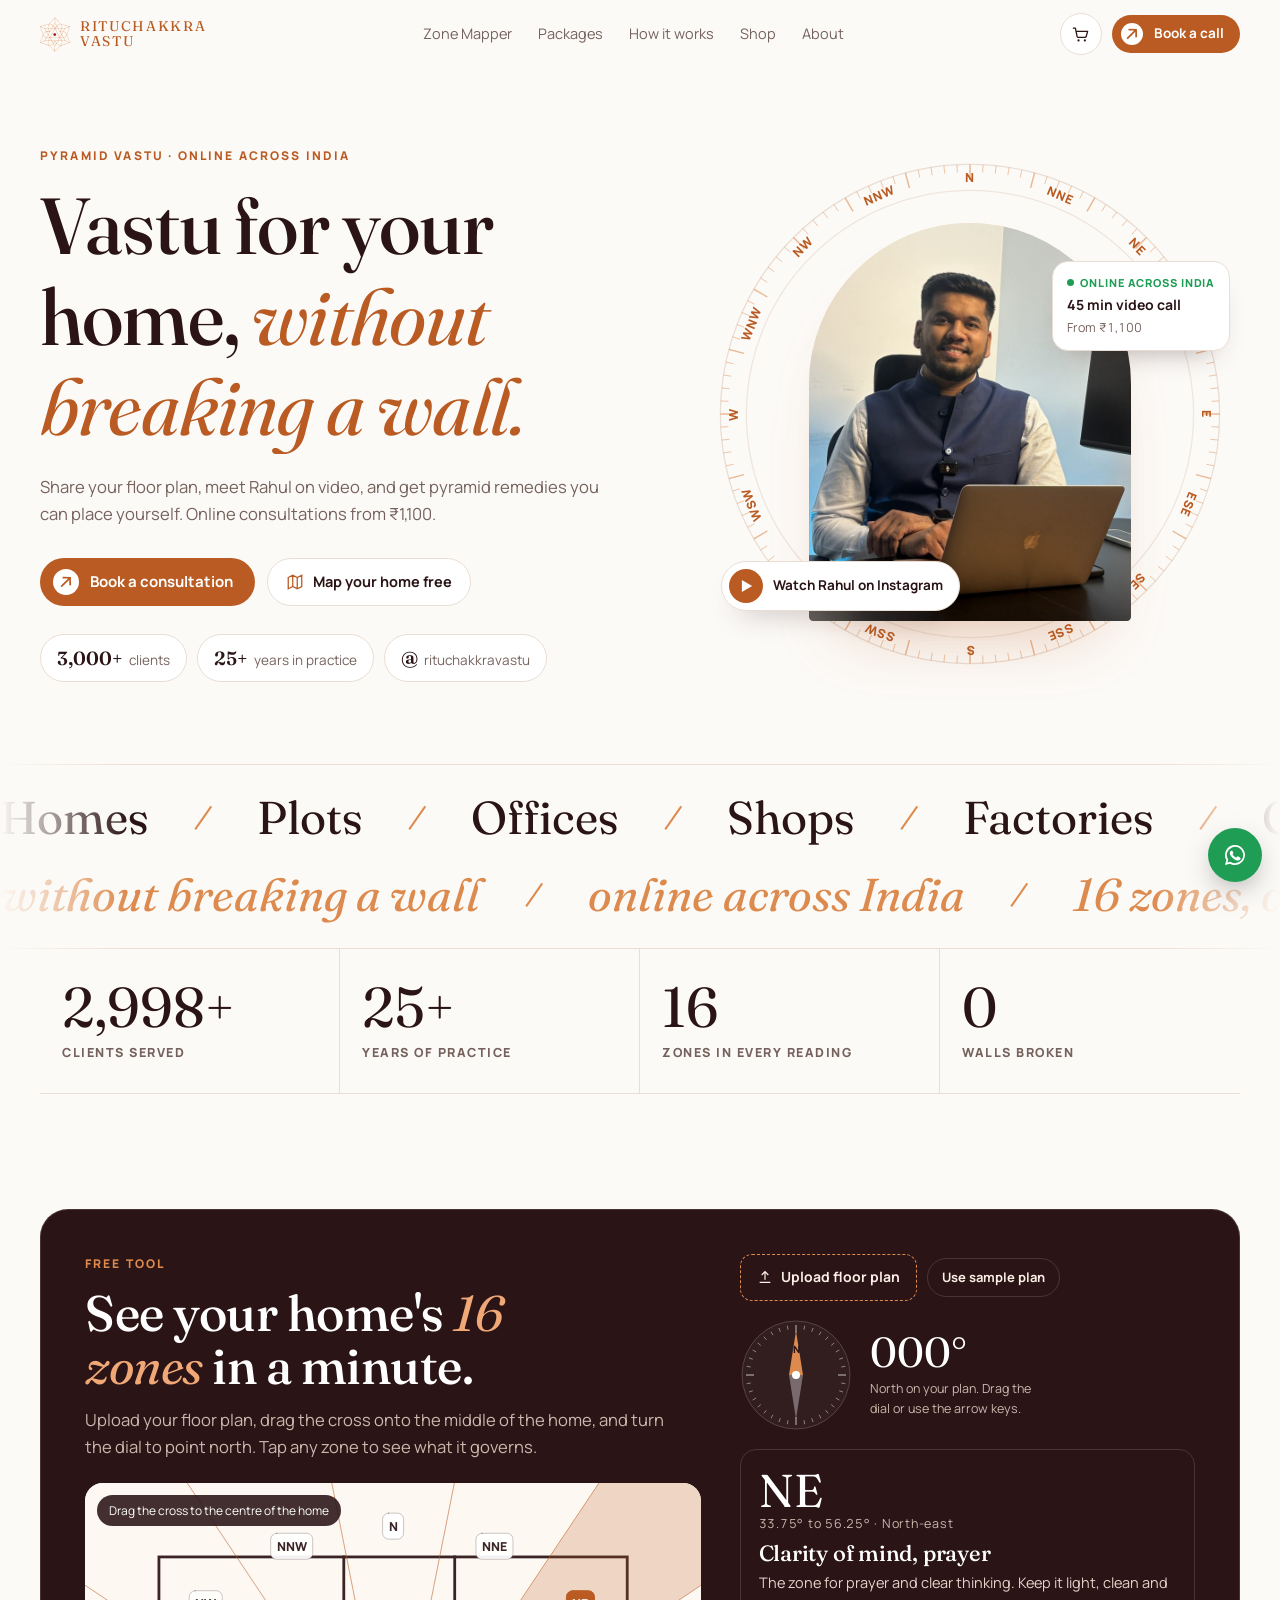
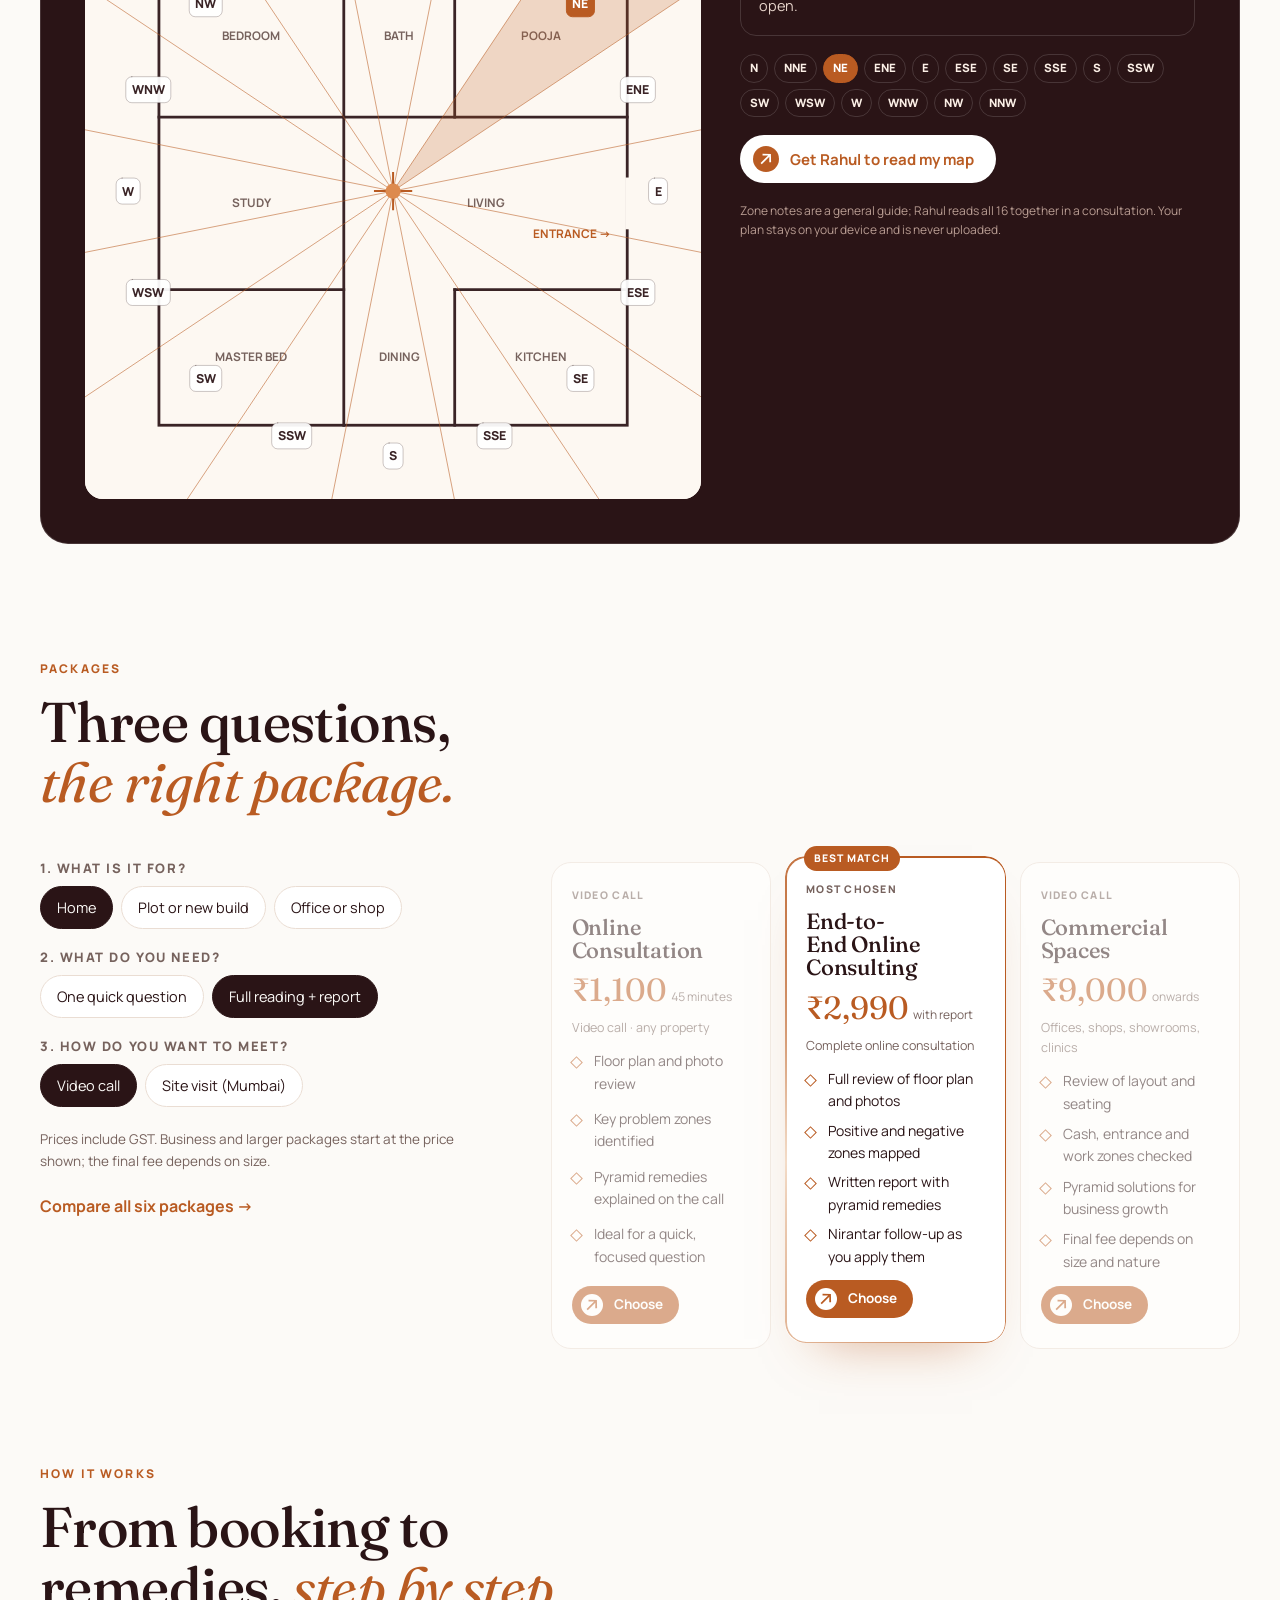
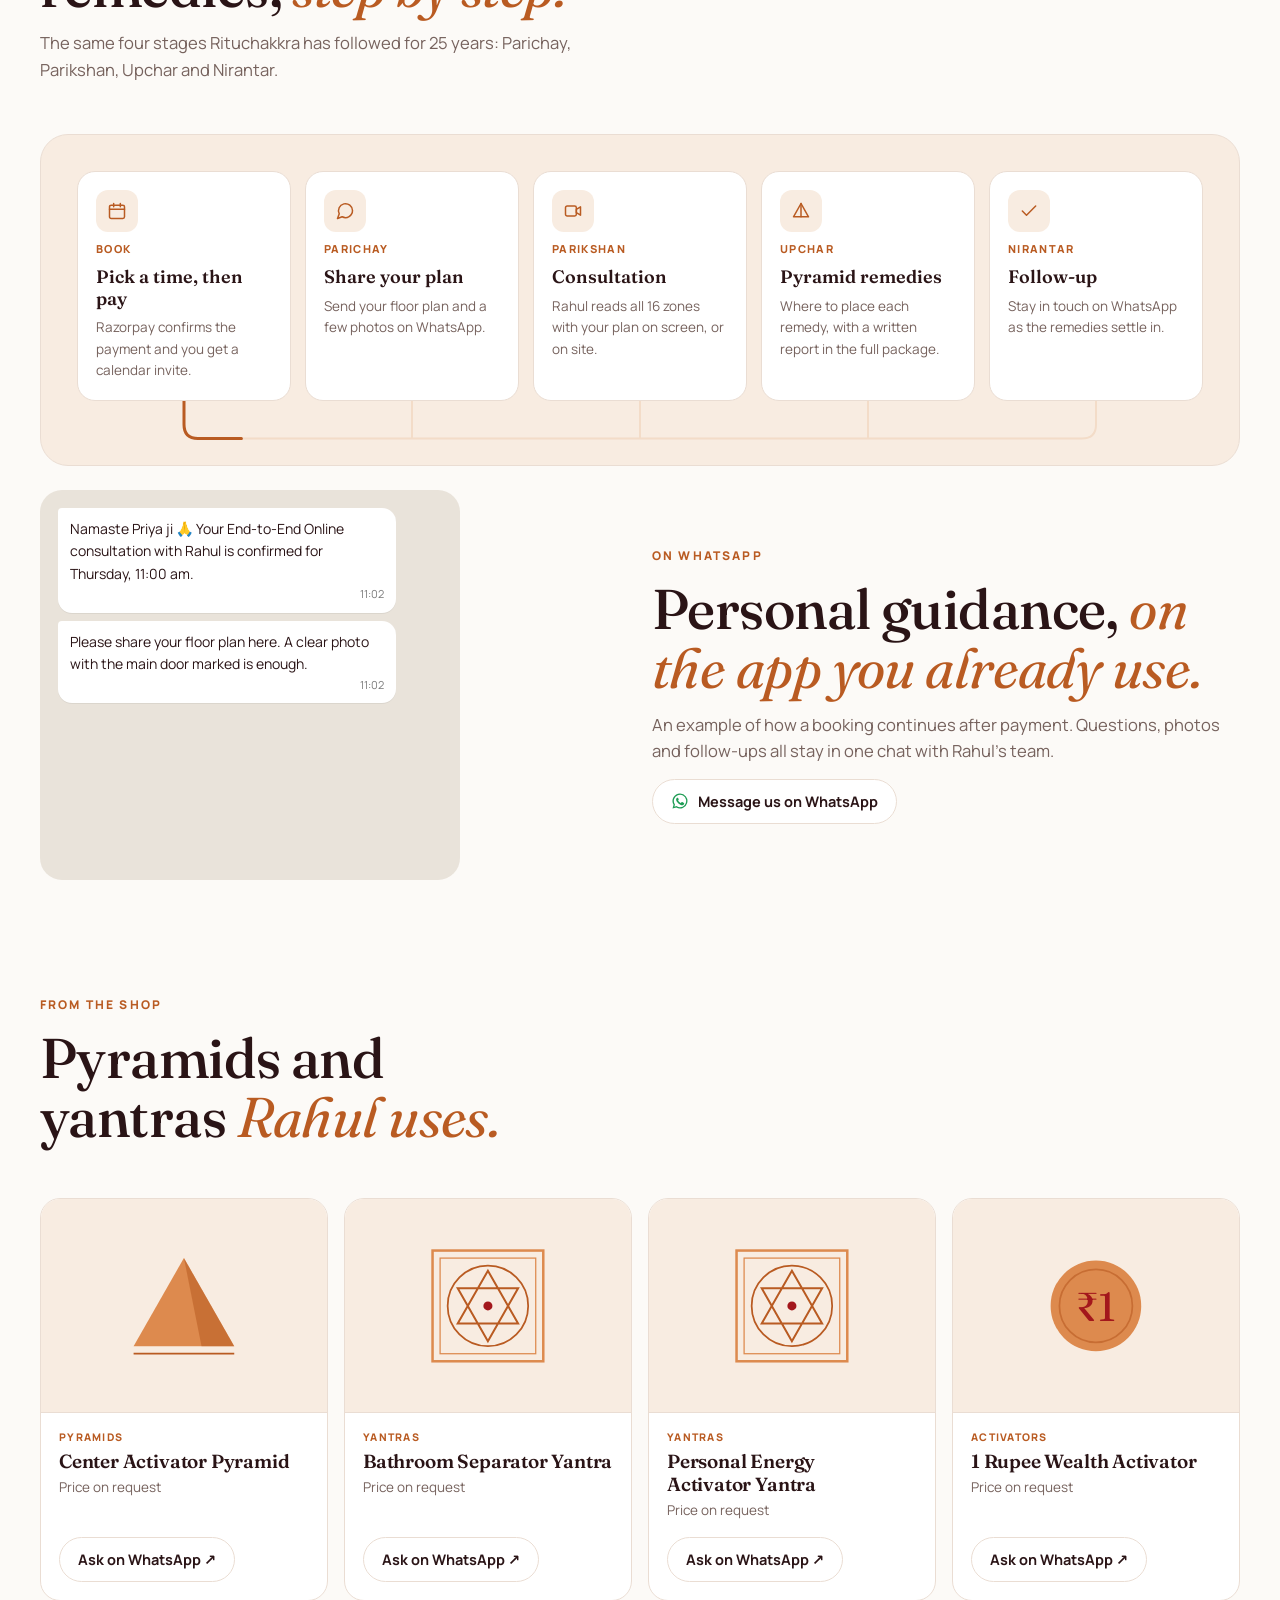
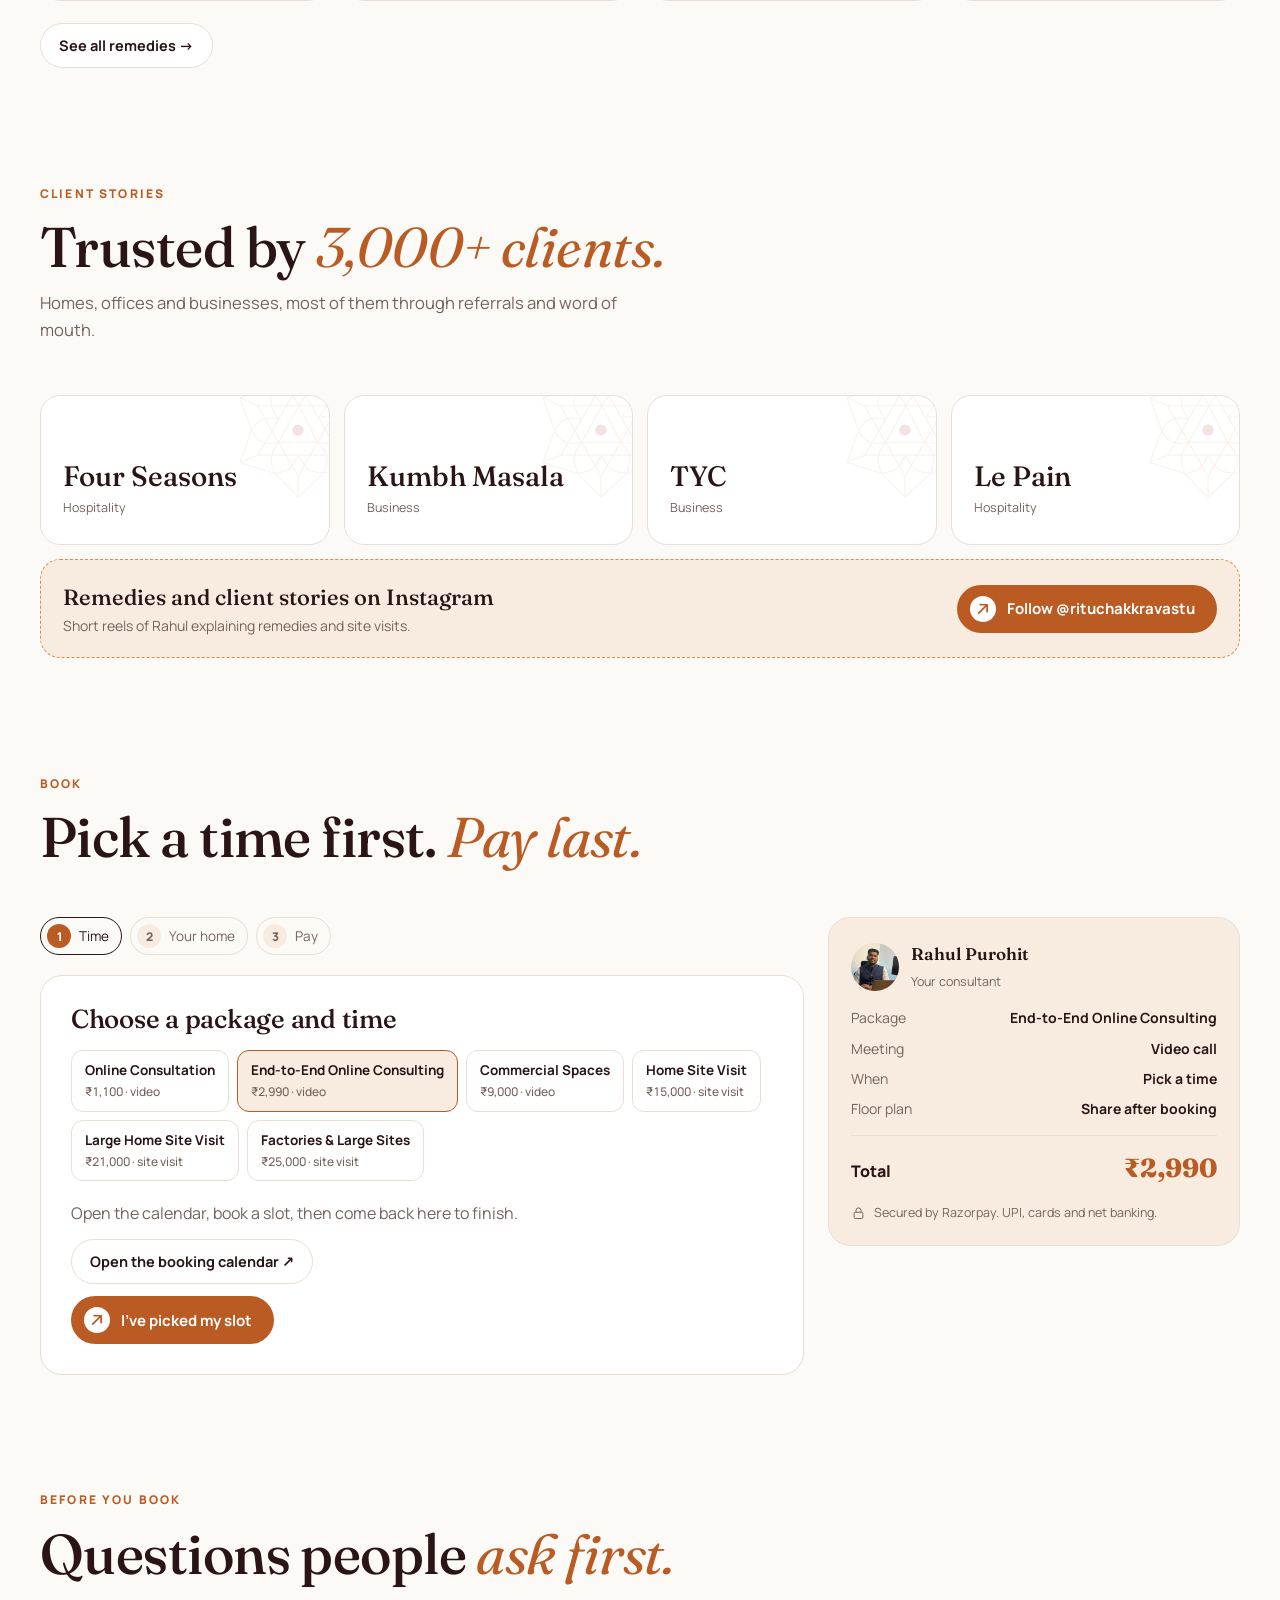
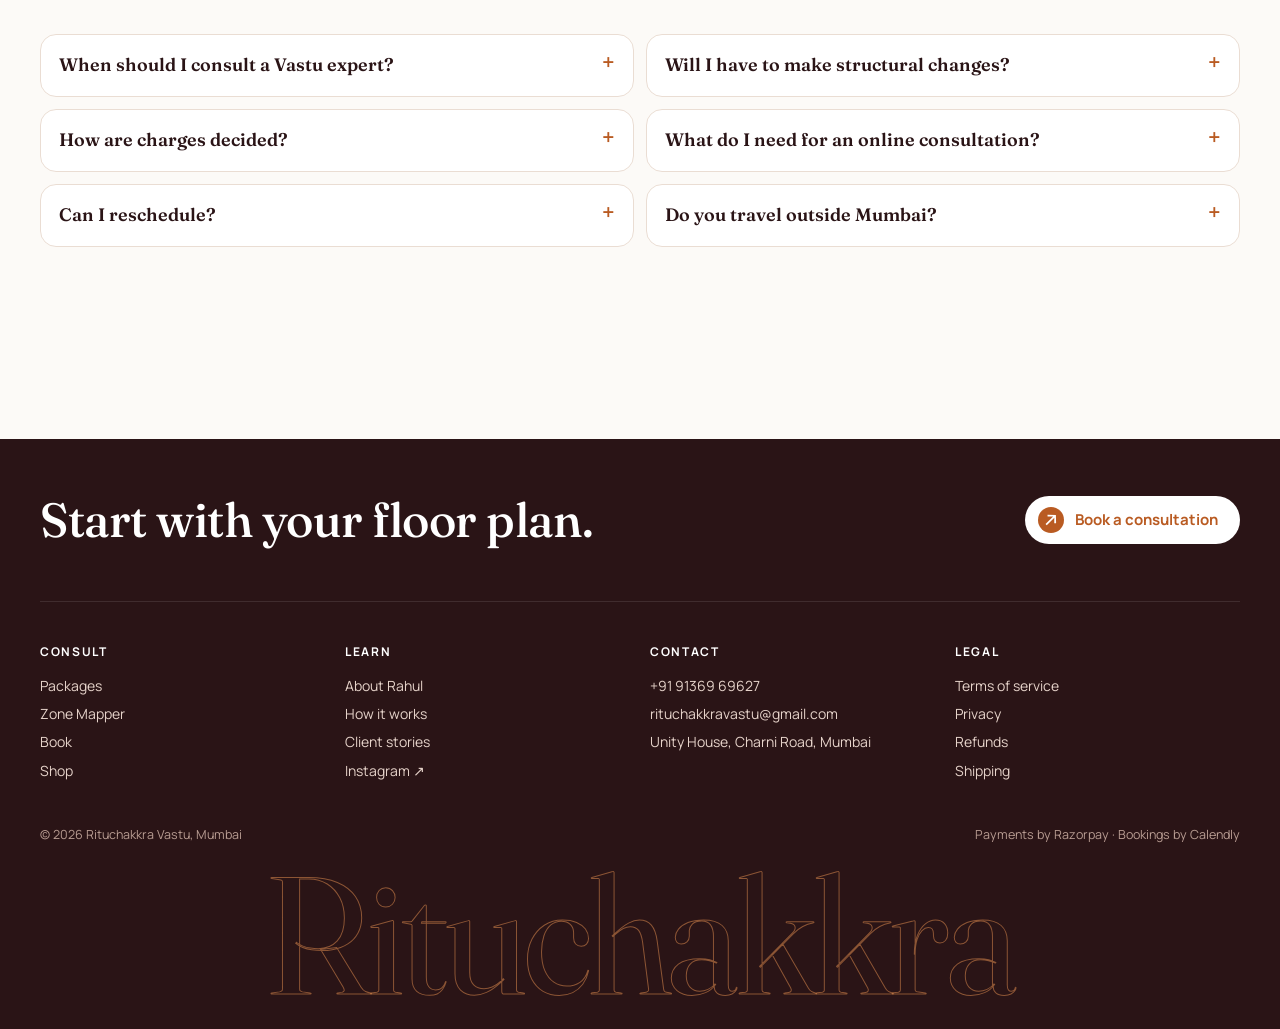
<file: consultations/index.html>
<!doctype html>
<html lang="en-IN">
<head>
<meta charset="utf-8">
<meta name="viewport" content="width=device-width,initial-scale=1,viewport-fit=cover">
<title>Vastu Consultation Packages &amp; Prices · Rituchakkra Vastu</title>
<meta name="description" content="Online Vastu consultation ₹1,100 (45 min), end-to-end online with report ₹2,990, Mumbai site visits from ₹15,000, commercial from ₹9,000. Book and pay online.">
<link rel="canonical" href="https://rituchakkravastu.com/consultations/">

<meta name="theme-color" content="#B95B22">
<link rel="icon" href="/favicon.svg" type="image/svg+xml">
<link rel="apple-touch-icon" href="/apple-touch-icon.png">
<meta property="og:type" content="website">
<meta property="og:site_name" content="Rituchakkra Vastu">
<meta property="og:locale" content="en_IN">
<meta property="og:title" content="Vastu Consultation Packages &amp; Prices · Rituchakkra Vastu">
<meta property="og:description" content="Online Vastu consultation ₹1,100 (45 min), end-to-end online with report ₹2,990, Mumbai site visits from ₹15,000, commercial from ₹9,000. Book and pay online.">
<meta property="og:url" content="https://rituchakkravastu.com/consultations/">
<meta property="og:image" content="https://rituchakkravastu.com/og-image.jpg">
<meta property="og:image:secure_url" content="https://rituchakkravastu.com/og-image.jpg">
<meta property="og:image:type" content="image/jpeg">
<meta property="og:image:width" content="1200">
<meta property="og:image:height" content="630">
<meta property="og:image:alt" content="Rituchakkra Vastu: Vastu for your home, without breaking a wall">
<meta name="twitter:card" content="summary_large_image">
<meta name="twitter:title" content="Vastu Consultation Packages &amp; Prices · Rituchakkra Vastu">
<meta name="twitter:description" content="Online Vastu consultation ₹1,100 (45 min), end-to-end online with report ₹2,990, Mumbai site visits from ₹15,000, commercial from ₹9,000. Book and pay online.">
<meta name="twitter:image" content="https://rituchakkravastu.com/og-image.jpg">
<link rel="preconnect" href="https://fonts.googleapis.com">
<link rel="stylesheet" href="https://fonts.googleapis.com/css2?family=Fraunces:ital,opsz,wght@0,9..144,400;0,9..144,500;0,9..144,600;1,9..144,400;1,9..144,500&family=Manrope:wght@400;500;600;700;800&display=swap">
<link rel="stylesheet" href="/css/site.css">

</head>
<body>
<svg width="0" height="0" style="position:absolute" aria-hidden="true">
  <defs>
    <symbol id="mk" viewBox="296 136 692 786"><path fill="currentColor" fill-rule="evenodd" d="M643.0 138.5L640.5 139.0L616.5 163.5L598.5 183.5L556.5 226.5L550.5 234.0L537.5 246.5L537.0 248.0L522.5 262.0L521.5 264.0L498.5 287.5L481.5 291.5L479.0 293.0L474.5 293.5L471.0 295.0L466.0 295.5L463.0 297.5L450.5 299.5L446.5 301.5L432.0 304.5L423.0 308.0L417.5 308.5L407.0 312.0L392.5 315.0L382.5 318.5L353.0 325.5L349.0 327.5L338.0 329.5L334.0 331.5L319.0 334.5L315.0 336.5L303.5 338.5L298.5 341.0L298.5 345.0L301.5 351.0L304.0 361.0L307.5 368.5L308.5 374.0L311.5 379.5L312.5 385.5L316.0 392.5L318.5 403.0L321.0 407.0L323.5 417.0L326.5 422.5L327.5 428.0L331.0 435.5L334.0 446.0L335.5 448.0L338.5 459.0L340.5 462.0L342.5 471.0L346.5 479.5L353.0 500.5L355.5 504.5L356.5 510.0L364.5 531.5L364.5 534.0L362.0 539.0L361.5 543.0L356.5 554.5L355.5 559.5L353.5 562.5L340.5 600.5L338.5 603.5L336.0 613.0L332.0 621.5L327.5 636.5L318.5 659.0L316.5 667.0L314.0 671.5L306.5 694.0L304.0 698.5L301.5 708.5L298.5 714.5L298.5 718.0L301.5 720.0L303.5 720.0L307.5 722.0L338.5 731.0L342.0 733.0L351.5 735.0L354.5 737.0L364.5 739.0L369.5 741.5L380.0 744.0L390.5 748.0L393.0 748.0L394.0 749.0L411.5 754.0L418.5 757.0L428.0 759.0L430.0 760.5L459.0 769.0L464.0 771.5L473.5 773.5L478.5 776.0L488.0 778.0L491.5 780.0L495.5 780.5L501.5 783.0L526.5 808.0L540.0 823.0L550.0 832.0L552.0 835.0L582.0 865.0L584.5 866.5L585.0 868.0L600.5 883.0L601.5 885.0L636.0 919.5L639.5 919.0L656.0 903.0L657.0 903.0L665.5 894.0L699.0 863.5L716.5 846.0L721.0 843.0L728.5 835.0L731.0 833.5L738.5 825.5L756.0 810.0L784.5 782.5L788.5 780.5L793.5 779.5L795.5 778.0L805.5 776.0L809.0 774.0L820.0 771.5L829.5 767.5L834.0 767.0L844.0 763.0L852.5 761.0L856.0 759.0L862.0 758.0L891.0 748.0L893.5 748.0L905.5 743.5L916.0 741.0L919.5 739.0L929.0 737.0L934.0 734.5L943.0 732.5L947.0 730.5L978.0 721.5L980.0 720.0L984.5 719.0L985.5 717.5L985.0 713.0L982.0 707.5L979.0 696.5L977.5 694.5L977.0 691.0L973.0 682.0L970.5 673.0L969.0 671.0L964.0 654.5L962.0 651.5L960.0 643.5L958.0 641.0L955.0 629.5L952.0 623.5L949.5 614.5L947.0 610.0L947.0 607.0L945.0 603.5L937.0 579.5L934.0 573.5L929.5 558.5L927.5 556.0L927.0 551.5L924.0 545.5L920.5 533.0L923.0 523.5L927.5 513.0L928.0 509.0L932.0 500.0L932.5 496.0L936.0 488.0L939.0 477.5L941.0 474.0L943.0 465.5L947.0 456.5L947.0 454.0L950.0 447.5L951.5 440.5L955.0 433.0L958.0 421.5L960.0 418.5L962.0 410.5L966.0 401.5L966.0 399.0L969.5 391.0L973.0 378.5L975.0 375.5L981.5 354.0L985.0 346.5L985.0 340.5L980.0 338.5L969.5 336.5L965.0 334.5L952.0 332.0L939.5 328.0L934.5 327.5L934.0 326.5L931.0 325.5L928.0 325.5L908.0 319.5L895.5 317.0L890.0 314.5L878.0 312.5L875.0 310.5L862.0 308.0L852.0 304.5L838.0 301.5L833.5 299.5L822.5 297.5L818.5 295.5L815.5 295.5L812.5 294.0L805.5 293.0L801.5 291.0L782.0 286.5L768.0 272.5L764.5 267.5L736.0 238.0L732.0 232.5L728.0 229.5L722.5 222.5L714.5 215.0L714.0 213.5L683.0 181.0L682.0 179.0L673.5 171.0L659.0 154.5ZM508.5 781.0L515.5 780.0L520.0 778.0L536.0 776.0L540.5 774.0L554.0 771.5L560.5 768.0L566.0 767.0L585.0 757.0L590.0 753.0L600.5 742.0L603.0 743.0L633.5 795.5L633.5 907.5L632.5 908.5L558.0 834.0L555.5 830.5L538.0 814.0L535.0 809.5L508.5 783.5ZM775.5 781.5L775.5 782.5L751.0 806.0L749.5 806.5L740.0 816.5L738.5 817.0L705.0 849.5L664.5 886.5L657.0 894.5L650.5 899.5L647.5 903.5L642.0 908.5L640.0 908.0L639.5 798.0L673.0 740.0L675.0 740.0L686.5 752.5L697.5 761.0L719.5 771.5L728.0 773.5L733.0 773.5L735.5 775.0L745.5 777.0L762.0 778.0ZM638.0 682.5L639.5 683.5L649.5 700.5L659.5 719.5L668.5 731.5L669.0 734.0L658.5 753.0L654.5 758.5L652.0 764.5L644.5 776.0L643.0 780.0L640.5 783.0L639.0 787.0L636.5 788.5L631.0 780.0L619.0 757.5L611.5 746.0L606.5 736.0L619.0 717.5L620.0 714.5L629.0 700.0L629.0 698.5L633.0 692.0L636.0 684.5ZM789.0 773.0L792.0 763.0L799.5 745.0L805.0 721.5L805.0 714.0L806.5 707.0L806.5 696.5L805.0 683.0L803.0 678.5L804.5 676.5L877.5 676.5L889.5 681.0L892.5 683.0L899.5 685.0L907.0 689.0L925.0 695.5L931.5 699.0L937.0 700.5L940.0 702.5L970.0 714.0L972.5 716.0L971.0 718.0L963.0 719.5L937.0 728.5L934.0 728.5L925.0 732.5L918.5 733.5L896.0 741.5L886.5 743.5L877.0 747.5L872.5 748.0L868.5 750.0L851.5 754.5L849.5 756.0L839.0 758.5L834.0 761.0L826.5 762.5L807.0 769.5L796.5 772.0L792.0 774.0L790.0 774.0ZM709.5 677.0L795.0 676.5L797.5 678.5L800.5 691.5L800.5 713.0L799.5 716.0L799.5 721.5L796.5 730.5L794.0 743.5L790.5 750.5L790.0 754.0L786.0 763.0L783.5 772.0L780.5 776.0L767.5 773.5L744.5 771.5L740.5 769.5L735.5 769.5L719.5 765.5L716.0 763.0L707.5 760.0L695.5 752.0L687.5 745.5L678.5 735.0L678.0 731.0ZM643.5 678.0L645.0 676.5L700.5 676.5L701.5 679.0L693.5 691.0L682.5 711.5L678.5 717.0L677.0 721.0L674.5 725.0L672.5 726.0L665.0 716.5L655.0 699.0L654.0 695.5L650.5 691.0ZM574.0 676.5L631.5 676.5L632.5 677.5L628.5 687.0L615.5 709.5L613.5 714.5L603.5 729.0L601.0 727.5L589.5 706.5L585.5 701.0L585.0 698.5L572.5 678.0ZM486.5 678.0L488.0 676.5L564.5 677.0L570.5 686.0L577.5 699.5L579.5 701.5L586.5 715.0L590.5 720.5L591.5 724.0L594.0 726.5L594.5 729.0L598.5 735.0L597.5 737.0L589.5 745.5L575.0 756.0L568.5 758.5L565.5 761.0L557.5 763.0L553.5 765.5L535.5 769.5L531.0 771.5L520.5 772.5L507.5 776.0L503.5 776.0L500.0 770.0L497.0 759.0L495.0 756.5L489.0 737.0L486.0 719.5L484.0 714.5L483.5 691.0ZM311.0 716.0L312.5 714.5L342.5 703.0L346.5 700.5L353.5 698.5L358.5 695.5L365.0 694.0L372.0 690.0L376.5 689.0L384.0 685.0L390.0 683.5L406.0 676.5L479.5 676.5L480.5 677.5L480.5 680.0L479.0 684.5L477.5 696.0L478.5 716.5L479.5 717.5L480.5 724.0L481.5 725.0L484.5 742.0L495.5 773.5L493.5 774.5L485.5 771.5L482.5 771.5L473.5 767.5L467.5 766.5L457.0 762.5L451.5 761.5L445.0 758.5L435.5 756.5L432.0 754.5L424.5 753.0L397.0 743.5L387.5 741.5L378.0 737.5L375.0 737.5L367.0 734.0L359.0 732.5L337.0 724.5L326.0 722.0L321.0 719.5L311.5 717.5ZM714.0 668.0L716.5 665.0L727.5 644.5L735.0 633.0L742.0 619.5L746.5 613.0L748.5 608.0L751.0 606.5L764.5 622.5L783.5 648.5L794.0 669.0L792.5 670.5L715.5 670.5L714.0 669.5ZM523.0 607.0L524.0 606.5L525.5 607.5L527.5 613.0L537.0 628.0L542.5 639.0L546.0 643.5L557.5 665.0L560.0 667.5L560.0 669.5L559.0 670.5L490.5 670.5L489.0 669.0L499.0 645.5ZM515.5 605.5L515.5 607.5L496.5 637.5L484.5 664.0L484.0 668.0L482.0 670.5L412.5 670.5L411.0 669.0L432.5 633.0L446.5 607.5L450.0 606.5L459.5 608.5L480.5 608.5L484.5 607.5L503.0 607.0L512.5 605.0ZM758.5 604.5L761.0 604.0L762.0 605.0L766.0 605.0L768.5 606.0L790.0 607.0L798.0 608.5L824.5 608.5L834.5 606.5L837.0 607.0L872.5 669.0L871.0 670.5L802.0 670.5L800.0 669.0L799.0 665.0L795.0 659.0L794.0 654.5L792.0 652.5L789.5 646.0L770.0 619.5L758.5 606.0ZM530.5 603.5L531.5 602.5L743.0 602.5L744.0 604.5L717.5 649.5L716.5 653.0L713.0 657.5L707.5 668.0L705.0 670.5L569.5 670.5L566.5 668.0L551.0 639.5L532.0 608.0ZM915.5 542.0L917.5 542.5L923.0 559.0L925.5 563.5L926.0 567.0L935.5 592.0L936.5 597.0L940.5 605.5L942.5 614.0L944.5 617.0L951.5 639.0L959.5 658.5L960.5 664.0L964.5 672.5L966.5 681.0L976.5 706.5L977.0 709.5L976.0 710.5L959.0 703.5L954.5 702.5L952.0 700.5L944.0 698.0L937.5 694.5L934.0 694.0L927.5 690.5L923.0 689.5L913.0 684.5L908.0 683.5L905.5 681.5L882.5 672.5L879.5 669.0L858.0 630.5L854.5 626.0L852.0 620.0L844.0 607.5L844.0 605.0L845.5 603.5L848.0 603.5L855.0 601.0L859.5 598.0L863.0 597.0L879.5 586.0L881.0 583.5L897.0 567.5ZM369.5 542.0L382.5 562.0L390.5 571.0L390.5 572.0L392.5 573.0L402.0 583.5L410.5 590.5L415.0 592.5L419.5 596.0L429.5 601.0L439.5 604.0L439.5 608.0L430.5 622.5L415.5 650.0L411.5 655.5L404.5 669.0L402.0 672.0L387.5 678.5L383.0 679.5L375.5 683.5L368.5 685.5L367.0 687.0L357.5 690.0L351.0 693.5L341.5 696.5L341.0 697.5L332.0 700.5L329.0 702.5L307.5 710.5L307.0 708.5L308.0 704.5L310.0 701.0L310.0 699.0L318.0 679.0L319.0 674.0L321.0 671.0L323.0 663.0L333.5 636.5L334.0 632.5L336.0 629.5L338.0 621.5L340.0 618.5L347.0 597.0L351.0 588.0L353.0 580.0L355.0 577.0L357.5 567.5L361.0 561.0L362.0 555.5L364.0 552.0L366.5 543.5L367.5 542.0ZM487.0 541.5L518.0 595.0L518.0 598.0L509.0 600.5L495.5 601.5L493.5 602.5L456.0 602.5L452.0 601.5L451.0 600.0L473.5 560.5L477.5 555.0L485.0 541.0ZM793.0 532.0L794.5 533.0L798.5 539.5L802.5 548.0L804.5 550.0L830.5 596.5L832.5 598.5L833.0 600.0L832.0 601.5L826.0 603.0L819.5 602.0L800.5 602.0L796.0 603.0L790.0 601.5L772.5 601.0L767.5 599.5L757.5 598.5L756.0 597.0L756.0 595.0L766.0 579.0L766.5 576.5L770.0 572.0L777.0 558.5L781.0 553.0L781.0 551.5ZM442.0 466.5L444.5 468.0L447.5 472.5L455.0 487.0L458.5 491.5L478.0 527.0L482.0 532.5L481.5 535.0L475.5 544.5L471.5 553.0L464.5 563.5L453.5 584.0L449.5 589.5L447.5 594.5L443.5 599.0L439.5 598.5L429.5 594.5L416.0 586.5L405.0 577.5L402.5 576.5L388.0 559.0L372.0 535.5L371.5 533.5L372.0 531.0L374.5 528.0L376.5 523.5L394.0 499.0L397.0 497.0L408.0 485.0L413.0 482.5L418.0 478.0L432.0 470.0ZM452.0 464.5L463.0 463.0L487.0 463.0L507.0 466.0L518.0 470.0L518.5 471.0L487.0 525.5L485.0 526.0L484.0 525.0L482.0 520.0L480.0 518.0L467.5 494.5L465.0 492.0L462.5 486.0L451.0 467.0ZM834.0 461.5L839.0 462.0L848.5 465.5L858.0 471.0L866.5 478.0L871.0 480.5L891.0 502.5L901.5 516.0L912.5 532.5L912.5 535.0L906.0 545.0L890.5 565.5L880.0 577.5L866.0 588.0L848.0 597.5L843.0 599.0L839.5 598.5L835.5 593.0L835.0 590.5L830.5 584.0L804.0 536.5L797.0 525.5L800.0 518.5L809.0 504.5L831.0 465.0ZM760.0 457.5L799.0 456.0L812.0 457.0L816.5 458.5L825.0 459.5L826.0 460.5L825.5 463.0L794.0 517.5L792.0 517.0L779.0 493.0L777.0 491.0L770.0 477.5L759.5 460.5ZM643.0 397.0L654.5 419.5L654.5 421.0L658.5 427.0L670.5 452.0L671.5 452.5L673.5 458.5L677.5 464.0L684.5 479.5L694.5 497.5L704.5 518.5L706.0 520.0L708.5 527.0L712.5 532.5L712.5 534.0L716.0 539.5L728.0 565.0L730.5 568.0L734.5 577.0L736.0 578.5L736.5 581.5L740.5 587.5L743.5 595.5L742.5 596.5L532.0 596.5L531.0 595.5L532.0 592.0L535.5 587.0L543.0 572.0L545.0 570.0L553.5 553.5L555.5 551.5L557.0 547.0L566.0 532.5L568.0 527.5L590.0 489.5L592.0 484.5L593.5 483.5L596.5 476.5L600.0 471.5L602.0 466.5L604.0 464.5L611.0 450.5L615.0 445.0L615.5 442.5L618.0 439.5L636.0 406.0L639.0 402.0L640.0 399.0ZM865.0 392.5L865.0 394.5L830.0 454.5L825.0 454.5L818.0 452.5L811.0 452.5L809.0 451.5L796.0 450.0L779.5 451.5L773.0 451.0L769.0 452.5L763.5 452.5L762.0 451.0L785.0 423.5L786.0 420.5L794.0 409.5L795.0 406.0L799.0 400.0L801.0 393.5L802.5 392.0ZM635.5 392.0L636.5 393.0L624.5 413.5L623.5 417.0L620.5 421.0L613.5 435.0L611.0 437.5L609.0 443.0L596.5 463.5L594.5 468.5L572.5 506.5L561.0 528.5L558.0 532.5L555.5 538.5L551.5 544.0L551.5 545.5L534.5 574.5L526.0 591.0L523.5 592.0L490.0 535.0L490.0 532.5L493.5 526.0L497.0 521.5L500.0 514.5L526.0 471.0L533.5 456.5L537.0 452.0L538.0 448.5L541.0 445.0L548.0 431.5L555.0 421.0L566.5 399.5L572.0 392.0ZM795.0 393.0L795.0 395.0L790.5 401.5L790.0 404.5L776.0 425.0L754.5 449.5L752.5 448.0L721.5 394.5L722.5 392.0L792.5 391.5ZM649.5 392.0L713.0 392.0L723.5 410.5L725.5 412.5L727.5 417.5L734.0 427.5L737.5 435.0L740.0 438.0L757.5 469.5L759.5 471.5L761.5 477.0L764.5 480.5L766.0 484.5L789.5 524.0L789.5 525.5L770.5 557.5L770.5 559.0L767.0 563.5L755.5 585.0L750.5 592.0L748.5 591.0L745.0 582.5L743.0 580.5L742.0 577.0L735.5 564.0L732.5 560.0L721.0 535.5L703.5 503.0L701.0 496.0L695.5 487.5L682.0 459.0L680.0 457.0L671.5 438.5L670.0 437.0L663.0 422.0L661.0 420.0L659.0 414.5L648.0 394.0ZM562.5 392.0L563.0 394.0L542.5 428.5L535.5 442.5L532.5 446.0L524.5 460.5L522.5 460.5L502.0 428.0L502.0 426.5L499.0 423.0L490.5 404.0L487.5 393.0L488.5 392.0L493.5 391.5ZM409.0 393.0L410.0 392.0L480.0 392.0L482.0 394.5L484.5 404.5L487.0 408.5L489.0 415.0L495.5 429.0L515.5 461.5L514.0 462.5L508.5 460.5L492.0 459.0L483.0 456.5L465.0 456.5L461.0 458.5L447.0 459.5L439.5 447.5L434.0 436.5L430.0 431.0L428.5 427.0L426.5 425.0L415.0 403.5L411.5 399.0ZM307.5 349.0L309.5 349.0L322.5 356.0L337.5 362.0L368.5 377.0L372.5 378.0L378.5 381.5L385.0 383.5L388.5 386.0L398.5 390.0L404.5 398.0L424.5 434.0L428.0 438.5L430.5 444.5L432.5 446.5L435.5 453.0L439.5 458.5L438.0 462.0L424.0 467.5L415.0 472.5L407.0 478.5L404.0 482.5L398.5 486.0L381.5 505.5L371.0 520.5L369.5 524.0L368.5 524.0L366.5 521.5L361.0 504.0L357.0 495.0L356.0 489.5L353.0 484.0L351.0 475.0L347.0 466.5L346.5 462.5L342.0 452.0L342.0 449.5L338.0 441.0L336.0 432.5L334.0 429.5L331.0 418.5L329.0 415.5L327.0 407.0L323.0 399.0L323.0 396.0L321.0 390.0L319.5 388.0L311.5 363.0L310.0 361.0L307.0 351.5ZM975.5 348.5L977.0 349.5L977.0 351.5L975.5 354.0L974.5 359.5L966.5 380.0L964.5 389.0L961.5 395.0L959.5 403.0L958.0 405.0L955.5 414.5L953.5 418.0L940.5 458.0L936.5 467.0L936.0 471.0L928.0 492.0L926.0 500.0L923.5 504.5L921.0 515.0L916.0 525.5L892.5 494.5L879.0 480.5L875.5 478.5L870.5 472.5L864.5 468.5L863.0 466.5L849.5 459.5L847.0 459.5L844.0 457.5L838.5 456.5L837.5 454.5L868.0 402.0L869.0 399.0L875.0 390.5ZM575.5 384.0L589.5 361.0L592.0 355.0L594.0 353.0L600.0 341.5L602.5 338.0L605.0 338.0L611.5 347.0L613.5 348.5L621.5 360.5L631.0 377.0L633.0 379.0L635.5 385.0L634.0 386.0L577.5 386.0ZM708.5 384.0L706.5 386.0L650.5 386.0L648.5 384.5L659.0 365.5L667.5 354.0L669.0 350.5L671.5 348.5L680.0 337.5L682.5 338.5ZM789.5 295.0L792.0 294.5L796.5 295.5L801.0 297.5L813.5 300.0L848.0 310.0L851.5 310.0L858.5 313.0L870.0 315.0L877.5 318.0L884.5 319.0L904.5 325.0L909.0 325.5L913.0 327.5L925.5 330.0L938.0 334.0L941.5 334.0L952.5 338.0L959.5 339.0L960.5 340.0L970.0 342.0L971.5 343.5L970.0 345.0L959.0 349.0L955.5 351.5L952.5 352.0L930.0 362.0L923.5 364.0L919.5 366.5L917.5 366.5L909.5 370.5L901.5 373.0L897.5 375.5L891.0 377.5L873.5 385.5L806.0 386.0L804.5 385.0L806.0 372.0L807.0 370.5L807.0 360.0L805.5 353.5L805.0 343.5L799.0 320.0L796.5 316.0L796.0 312.5L792.0 304.5ZM495.5 295.0L495.5 297.5L489.0 312.0L486.5 323.0L484.5 326.5L484.5 329.5L481.5 339.5L481.5 343.0L480.0 346.0L480.0 349.5L478.0 354.5L478.5 363.0L477.5 375.0L479.5 384.5L477.5 386.0L400.5 385.5L396.0 382.5L392.0 381.5L362.0 367.0L359.0 366.5L352.0 362.5L335.0 355.5L330.0 352.5L326.0 351.5L321.5 348.5L313.5 345.5L312.0 344.0L313.5 342.0L331.0 338.0L342.0 334.0L345.5 334.0L358.0 330.0L372.5 327.0L380.5 324.0L388.0 323.0L392.0 321.0L403.0 319.0L414.5 315.0L425.5 313.0L431.5 310.5L444.0 308.0L456.0 304.0L459.5 304.0L471.0 300.0L474.0 300.0L481.0 297.5L485.5 297.0L490.0 295.0ZM781.0 293.5L783.5 296.0L786.0 304.5L790.0 312.5L790.5 316.0L792.5 321.0L794.0 322.5L796.5 335.0L799.5 343.5L801.0 358.0L800.5 367.0L801.5 370.5L800.5 372.5L800.5 377.5L798.0 385.0L796.5 386.0L717.5 385.5L715.0 383.0L712.0 376.5L708.5 372.0L707.0 368.0L686.5 333.5L687.5 329.5L698.5 320.0L704.0 316.5L728.5 304.5L733.0 304.0L744.0 300.0L749.5 299.5L764.5 295.0L769.0 295.0L778.0 293.0ZM502.5 294.0L505.5 293.0L515.5 295.0L520.5 295.0L556.0 304.5L578.0 315.0L598.5 330.5L598.5 332.5L594.0 341.0L590.5 345.5L583.5 359.0L567.5 385.5L487.5 386.0L485.0 384.5L483.5 377.0L484.5 352.0L486.0 348.5L486.0 344.5L489.0 335.0L489.0 332.0L493.0 321.0L493.5 316.5L497.0 309.5L498.0 304.5ZM642.0 270.0L644.0 271.5L669.5 317.0L677.5 329.5L677.5 331.0L666.0 344.5L656.5 358.0L643.0 381.5L640.0 379.5L633.0 367.0L618.0 344.5L607.0 332.0L607.5 328.5ZM646.0 151.0L647.0 151.0L677.5 183.5L678.0 185.0L697.0 204.0L697.5 205.5L718.0 226.5L718.5 228.0L735.5 245.5L742.0 253.5L772.0 284.5L773.5 287.0L773.0 288.5L759.0 290.5L726.0 299.5L701.5 310.5L690.5 318.5L684.5 325.0L681.0 324.0L663.0 291.5L660.5 289.0L652.0 272.5L650.0 271.0L649.5 268.5L645.0 261.0L645.0 152.0ZM638.0 151.0L639.0 152.5L639.0 262.0L603.5 324.0L602.0 325.5L600.0 325.5L595.0 319.5L575.5 306.5L567.5 304.0L559.0 299.5L532.5 293.0L528.0 291.0L509.5 288.5L508.5 286.5L513.5 280.5L527.0 267.5L544.0 248.5L558.0 235.0L562.0 229.5L589.5 202.0L591.5 198.5Z"/><circle cx="636.2" cy="529.8" r="32.5" fill="var(--dot)"/></symbol>
    <symbol id="i-ar" viewBox="0 0 14 15"><path fill="currentColor" d="M13.376 11.552l-.264-10.44-10.44-.24.024 2.28 6.96-.048L.2 12.56l1.488 1.488 9.432-9.432-.048 6.912 2.304.024z"/></symbol>
    <symbol id="i-cart" viewBox="0 0 24 24"><path d="M3 4h2.5l2.2 10.4a1.6 1.6 0 0 0 1.6 1.3h8.3a1.6 1.6 0 0 0 1.6-1.2L21 8H6.3" fill="none" stroke="currentColor" stroke-width="1.6" stroke-linecap="round" stroke-linejoin="round"/><circle cx="9.5" cy="19.5" r="1.4" fill="currentColor"/><circle cx="17.5" cy="19.5" r="1.4" fill="currentColor"/></symbol>
    <symbol id="i-menu" viewBox="0 0 24 24"><path d="M4 8h16M4 16h16" stroke="currentColor" stroke-width="1.6" stroke-linecap="round"/></symbol>
    <symbol id="i-x" viewBox="0 0 24 24"><path d="M6 6l12 12M18 6 6 18" stroke="currentColor" stroke-width="1.6" stroke-linecap="round"/></symbol>
    <symbol id="i-lock" viewBox="0 0 24 24"><rect x="5" y="10" width="14" height="10" rx="2" fill="none" stroke="currentColor" stroke-width="1.6"/><path d="M8 10V7a4 4 0 0 1 8 0v3" fill="none" stroke="currentColor" stroke-width="1.6"/></symbol>
    <symbol id="i-map" viewBox="0 0 24 24"><path d="M3 6l6-3 6 3 6-3v15l-6 3-6-3-6 3z M9 3v15 M15 6v15"/></symbol>
    <symbol id="i-wa" viewBox="0 0 24 24"><path d="M12 2a10 10 0 0 0-8.6 15.1L2 22l5-1.3A10 10 0 1 0 12 2Zm0 18.2a8.2 8.2 0 0 1-4.2-1.2l-.3-.2-3 .8.8-2.9-.2-.3A8.2 8.2 0 1 1 12 20.2Zm4.5-6.1c-.2-.1-1.5-.7-1.7-.8s-.4-.1-.6.1-.7.8-.8 1-.3.2-.5.1a6.7 6.7 0 0 1-3.3-2.9c-.2-.4.2-.4.7-1.3a.5.5 0 0 0 0-.4l-.8-1.8c-.2-.5-.4-.4-.6-.4h-.5a1 1 0 0 0-.7.3 3 3 0 0 0-.9 2.2 5.2 5.2 0 0 0 1.1 2.7 11.8 11.8 0 0 0 4.5 4c1.7.7 2.3.8 3.2.6a2.7 2.7 0 0 0 1.8-1.2 2.2 2.2 0 0 0 .1-1.3c0-.1-.2-.2-.5-.3Z"/></symbol>
    <symbol id="i-play" viewBox="0 0 12 14"><path d="M0 0l12 7-12 7z"/></symbol>
    <symbol id="i-up" viewBox="0 0 24 24"><path d="M12 16V4M7 9l5-5 5 5M4 20h16"/></symbol>
  </defs>
</svg>

<div class="cbar" id="cbar" hidden><span id="cbar-txt"></span><button id="cbar-x" aria-label="Hide this note">×</button></div>

<nav class="top g" id="topbar" aria-label="Main">
  <div class="wrap navin">
    <a class="brand" href="/" aria-label="Rituchakkra Vastu, home"><svg aria-hidden="true" style="color:var(--mark)"><use href="#mk"/></svg><span>RITUCHAKKRA<br>VASTU</span></a>
    <div class="links">
      <a href="/#mapper">Zone Mapper</a>
      <a href="/consultations/">Packages</a>
      <a href="/#how">How it works</a>
      <a href="/shop/">Shop</a>
      <a href="/about/">About</a>
    </div>
    <div class="navr">
      <button class="ib" id="cart-btn" aria-label="Open cart"><svg><use href="#i-cart"/></svg><span class="badge" id="cart-count" hidden>0</span></button>
      <a class="button sm" href="/book/"><span class="bi"><svg><use href="#i-ar"/></svg><svg><use href="#i-ar"/></svg></span>Book a call</a>
      <button class="ib burger" id="burger" aria-label="Open menu"><svg><use href="#i-menu"/></svg></button>
    </div>
  </div>
</nav>

<div class="mnav" id="mnav" aria-hidden="true">
  <button class="ib" id="mclose" aria-label="Close menu"><svg><use href="#i-x"/></svg></button>
  <a href="/">Home</a><a href="/#mapper">Zone Mapper</a><a href="/consultations/">Packages</a><a href="/#how">How it works</a><a href="/shop/">Shop</a><a href="/about/">About</a><a href="/contact/">Contact</a>
  <a class="button light" href="/book/"><span class="bi"><svg><use href="#i-ar"/></svg><svg><use href="#i-ar"/></svg></span>Book a consultation</a>
</div>

<main id="main">

<!-- ================= HOME ================= -->
<div data-view="home" hidden>
  <header class="hero g">
    <div class="wrap">
      <div>
        <div class="label" style="animation:fade .8s both">Pyramid Vastu · Online across India</div>
        <h1><span class="ln"><span>Vastu for your</span></span><span class="ln"><span>home, <em>without</em></span></span><span class="ln"><span><em>breaking a wall.</em></span></span></h1>
        <p class="lede">Share your floor plan, meet Rahul on video, and get pyramid remedies you can place yourself. Online consultations from <span id="from-price">₹1,100</span>.</p>
        <div class="ctas">
          <a class="button" href="/book/"><span class="bi"><svg><use href="#i-ar"/></svg><svg><use href="#i-ar"/></svg></span>Book a consultation</a>
          <a class="ghost" href="/#mapper"><svg><use href="#i-map"/></svg>Map your home free</a>
        </div>
        <div class="trust">
          <span class="tp"><b>3,000+</b>clients</span>
          <span class="tp"><b>25+</b>years in practice</span>
          <a class="tp" id="ig-pill" target="_blank" rel="noopener" href="#"><b>@</b>rituchakkravastu</a>
        </div>
      </div>
      <div class="stage" aria-hidden="false">
        <svg class="ring" viewBox="0 0 400 420" aria-hidden="true"><g class="r1" id="ring"></g></svg>
        <div class="arch"><img loading="lazy" src="/images/consultant.jpg" alt="Rahul Purohit, Pyramid Vastu consultant" width="720" height="900"></div>
        <div class="slot-chip"><span class="live"><i></i>Online across India</span><b>45 min video call</b><span>From <span class="num" id="chip-price">₹1,100</span></span></div>
        <a class="reel-chip" id="reel-chip" target="_blank" rel="noopener" href="#"><span><svg><use href="#i-play"/></svg></span>Watch Rahul on Instagram</a>
      </div>
    </div>
  </header>

  <div class="band" aria-hidden="true">
    <div class="row" id="band-a"></div>
    <div class="row b" id="band-b"></div>
  </div>
  <div class="g"><div class="wrap stats">
    <div class="stat"><div class="v" data-count="3000" data-suffix="+">3,000+</div><div class="l">Clients served</div></div>
    <div class="stat"><div class="v" data-count="25" data-suffix="+">25+</div><div class="l">Years of practice</div></div>
    <div class="stat"><div class="v">16</div><div class="l">Zones in every reading</div></div>
    <div class="stat"><div class="v">0</div><div class="l">Walls broken</div></div>
  </div></div>

  <section class="sec g" id="mapper" style="padding-bottom:0">
    <div class="wrap mapper rv">
      <div style="min-width:0">
        <div class="shead">
          <div class="label">Free tool</div>
          <h2>See your home's <em>16 zones</em> in a minute.</h2>
          <p class="lede">Upload your floor plan, drag the cross onto the middle of the home, and turn the dial to point north. Tap any zone to see what it governs.</p>
        </div>
        <div class="canvas-wrap" id="cw"><canvas id="zm" aria-label="Floor plan with the 16 Vastu zones drawn over it. Use the zone buttons to read each zone."></canvas><span class="cw-hint" id="cw-hint">Drag the cross to the centre of the home</span></div>
      </div>
      <div class="tools">
        <div class="row">
          <label class="upl"><input type="file" id="plan-file" accept="image/*"><svg width="16" height="16" fill="none" stroke="currentColor" stroke-width="1.8"><use href="#i-up"/></svg>Upload floor plan</label>
          <button class="mini" id="plan-sample">Use sample plan</button>
        </div>
        <div class="knob">
          <div class="dial" id="dial" tabindex="0" role="slider" aria-label="North direction on your plan" aria-valuemin="0" aria-valuemax="359" aria-valuenow="0"><svg viewBox="0 0 112 112" id="dial-svg"></svg></div>
          <div><div class="deg" id="deg">000°</div><small>North on your plan. Drag the dial or use the arrow keys.</small></div>
        </div>
        <div class="zinfo" id="zinfo" aria-live="polite"></div>
        <div class="zchips" id="zchips" role="group" aria-label="Zones"></div>
        <a class="button light" href="#book-online-report"><span class="bi"><svg><use href="#i-ar"/></svg><svg><use href="#i-ar"/></svg></span>Get Rahul to read my map</a>
        <p class="mnote">Zone notes are a general guide; Rahul reads all 16 together in a consultation. Your plan stays on your device and is never uploaded.</p>
      </div>
    </div>
  </section>

  <section class="sec g" id="finder">
    <div class="wrap">
      <div class="shead rv"><div class="label">Packages</div><h2>Three questions, <em>the right package.</em></h2></div>
      <div class="finder">
        <div class="qs rv">
          <div class="q"><h4>1. What is it for?</h4><div class="opts" data-q="for"><button aria-pressed="true" data-v="home">Home</button><button aria-pressed="false" data-v="plot">Plot or new build</button><button aria-pressed="false" data-v="office">Office or shop</button></div></div>
          <div class="q"><h4>2. What do you need?</h4><div class="opts" data-q="need"><button aria-pressed="false" data-v="quick">One quick question</button><button aria-pressed="true" data-v="full">Full reading + report</button></div></div>
          <div class="q"><h4>3. How do you want to meet?</h4><div class="opts" data-q="meet"><button aria-pressed="true" data-v="online">Video call</button><button aria-pressed="false" data-v="person">Site visit (Mumbai)</button></div></div>
          <p class="fnote" id="fnote"></p>
          <a class="tlink" href="/consultations/">Compare all six packages →</a>
        </div>
        <div class="pkgs rv" style="--d:.08s" id="fpkgs"></div>
      </div>
    </div>
  </section>

  <section class="sec g" id="how" style="padding-top:0">
    <div class="wrap">
      <div class="shead rv"><div class="label">How it works</div><h2>From booking to remedies, <em>step by step.</em></h2><p class="lede">The same four stages Rituchakkra has followed for 25 years: Parichay, Parikshan, Upchar and Nirantar.</p></div>
      <div class="beam rv">
        <svg class="lines" id="beam-lines" aria-hidden="true"></svg>
        <div class="nodes" id="nodes">
          <div class="node"><div class="ic"><svg viewBox="0 0 24 24"><rect x="3" y="5" width="18" height="16" rx="2"/><path d="M16 3v4M8 3v4M3 10h18"/></svg></div><div class="when">Book</div><b>Pick a time, then pay</b><p>Razorpay confirms the payment and you get a calendar invite.</p></div>
          <div class="node"><div class="ic"><svg viewBox="0 0 24 24"><path d="M21 11.5a8.4 8.4 0 0 1-12.4 7.4L3 21l2.1-5.6A8.4 8.4 0 1 1 21 11.5z"/></svg></div><div class="when">Parichay</div><b>Share your plan</b><p>Send your floor plan and a few photos on WhatsApp.</p></div>
          <div class="node"><div class="ic"><svg viewBox="0 0 24 24"><rect x="3" y="6" width="13" height="12" rx="2"/><path d="M16 10l5-3v10l-5-3z"/></svg></div><div class="when">Parikshan</div><b>Consultation</b><p>Rahul reads all 16 zones with your plan on screen, or on site.</p></div>
          <div class="node"><div class="ic"><svg viewBox="0 0 24 24"><path d="M12 3l9 16H3z"/><path d="M12 3v16"/></svg></div><div class="when">Upchar</div><b>Pyramid remedies</b><p>Where to place each remedy, with a written report in the full package.</p></div>
          <div class="node"><div class="ic"><svg viewBox="0 0 24 24"><path d="M20 6L9 17l-5-5"/></svg></div><div class="when">Nirantar</div><b>Follow-up</b><p>Stay in touch on WhatsApp as the remedies settle in.</p></div>
        </div>
      </div>
      <div class="wa-msg">
        <div class="chat rv" id="chat" aria-label="Example WhatsApp conversation">
          <div class="bub">Namaste Priya ji 🙏 Your End-to-End Online consultation with Rahul is confirmed for Thursday, 11:00 am.<small>11:02</small></div>
          <div class="bub">Please share your floor plan here. A clear photo with the main door marked is enough.<small>11:02</small></div>
          <div class="bub me">Sent 👍 Main door faces north-east.<small>11:20</small></div>
          <div class="bub">Thank you. Rahul will go through it before the call. See you Thursday.<small>11:21</small></div>
        </div>
        <div class="shead rv" style="margin:0"><div class="label">On WhatsApp</div><h2>Personal guidance, <em>on the app you already use.</em></h2><p class="lede">An example of how a booking continues after payment. Questions, photos and follow-ups all stay in one chat with Rahul's team.</p><a class="ghost" style="justify-self:start" target="_blank" rel="noopener" id="wa-how" href="#"><svg viewBox="0 0 24 24" style="fill:var(--wa);stroke:none"><use href="#i-wa"/></svg>Message us on WhatsApp</a></div>
      </div>
    </div>
  </section>

  <section class="sec g" style="padding-top:0">
    <div class="wrap">
      <div class="shead rv"><div class="label">From the shop</div><h2>Pyramids and yantras <em>Rahul uses.</em></h2></div>
      <div class="prods rv" id="home-prods"></div>
      <div style="margin-top:22px" class="rv"><a class="ghost" href="/shop/">See all remedies →</a></div>
    </div>
  </section>

  <section class="sec g" id="stories" style="padding-top:0">
    <div class="wrap">
      <div class="shead rv"><div class="label">Client stories</div><h2>Trusted by <em>3,000+ clients.</em></h2><p class="lede">Homes, offices and businesses, most of them through referrals and word of mouth.</p></div>
      <div class="clients rv">
        <div class="client"><svg aria-hidden="true"><use href="#mk"/></svg><b>Four Seasons</b><span>Hospitality</span></div>
        <div class="client"><svg aria-hidden="true"><use href="#mk"/></svg><b>Kumbh Masala</b><span>Business</span></div>
        <div class="client"><svg aria-hidden="true"><use href="#mk"/></svg><b>TYC</b><span>Business</span></div>
        <div class="client"><svg aria-hidden="true"><use href="#mk"/></svg><b>Le Pain</b><span>Hospitality</span></div>
      </div>
      <div class="marq" id="reviews" hidden><div class="track" id="reviews-track"></div></div>
      <div class="insta rv"><div><b>Remedies and client stories on Instagram</b><p class="muted" style="font-size:14px">Short reels of Rahul explaining remedies and site visits.</p></div><a class="button" id="ig-btn" target="_blank" rel="noopener" href="#"><span class="bi"><svg><use href="#i-ar"/></svg><svg><use href="#i-ar"/></svg></span>Follow @rituchakkravastu</a></div>
    </div>
  </section>

  <section class="sec g" id="booknow" style="padding-top:0">
    <div class="wrap">
      <div class="shead rv"><div class="label">Book</div><h2>Pick a time first. <em>Pay last.</em></h2></div>
      <div class="book-host" data-host="home"></div>
    </div>
  </section>

  <section class="sec g" id="faq-home" style="padding-top:0">
    <div class="wrap">
      <div class="shead rv"><div class="label">Before you book</div><h2>Questions people <em>ask first.</em></h2></div>
      <div class="faq rv" data-faq></div>
    </div>
  </section>
</div>

<!-- ================= ABOUT ================= -->
<div data-view="about" hidden>
  <div class="g"><div class="wrap about">
    <div class="stage rv" style="max-width:440px">
      <svg class="ring" viewBox="0 0 400 420" aria-hidden="true"><g class="r1" data-ring></g></svg>
      <div class="arch"><img loading="lazy" src="/images/consultant.jpg" alt="Rahul Purohit at his desk" width="720" height="900"></div>
    </div>
    <div class="rv" style="--d:.08s">
      <div class="label">About the consultant</div>
      <h1>Rahul <em>Purohit</em></h1>
      <div class="body">
        <p>Rituchakkra Vastu was among the first Pyramid Vastu practices in India. Rahul Purohit carries forward the work of his father, Mr. Yogesh Purohit, a practice built over more than 25 years.</p>
        <p>The principle is simple: make it without breaking it. For an existing property Rahul suggests only remedies, using pyramids to balance its energy. For a property not yet built, he may recommend changes to the plan.</p>
        <p>More than 3,000 clients have come to Rituchakkra, most of them through referrals and word of mouth.</p>
      </div>
      <div class="ctas" style="display:flex;gap:12px;flex-wrap:wrap;margin-top:26px"><a class="button" href="/book/"><span class="bi"><svg><use href="#i-ar"/></svg><svg><use href="#i-ar"/></svg></span>Book a consultation</a><a class="ghost" target="_blank" rel="noopener" data-ig href="#">Instagram ↗</a></div>
    </div>
  </div></div>
  <section class="sec g" style="padding-top:clamp(32px,5vw,64px)">
    <div class="wrap">
      <div class="shead rv"><div class="label">Legacy</div><h2>Two generations of <em>Pyramid Vastu.</em></h2></div>
      <div class="beam rv" style="padding-bottom:clamp(20px,3vw,36px)"><div class="legacy" id="legacy"></div></div>
    </div>
  </section>
  <section class="sec g" style="padding-top:0">
    <div class="wrap">
      <div class="shead rv"><div class="label">Approach</div><h2>How Rahul <em>works.</em></h2></div>
      <div class="prin rv">
        <div><h3>Measured, not guessed</h3><p>True north is fixed on your plan before any zone is judged.</p></div>
        <div><h3>Remedies before rebuilding</h3><p>For an existing property, pyramid remedies only. No walls are broken.</p></div>
        <div><h3>Support after the call</h3><p>Nirantar: follow-up while you put the remedies in place.</p></div>
      </div>
    </div>
  </section>
</div>

<!-- ================= CONSULTATIONS ================= -->
<div data-view="consultations">
  <div class="g phead"><div class="wrap">
    <div class="label">Packages</div>
    <h1>Choose how <em>you'd like to consult.</em></h1>
    <p class="lede">Every package includes a reading of your floor plan and pyramid remedies. Pick a time, then pay securely.</p>
  </div></div>
  <div class="g"><div class="wrap">
    <div class="seg" id="seg" data-v="online" role="tablist" aria-label="Consultation type"><span class="pill"></span><button role="tab" aria-selected="true" data-v="online">Video call</button><button role="tab" aria-selected="false" data-v="person">Site visit</button></div>
    <div class="pkgs" id="pkgs" role="tabpanel"></div>
  </div></div>
  <section class="sec g">
    <div class="wrap">
      <div class="shead rv"><div class="label">Compare</div><h2>What each package <em>includes.</em></h2></div>
      <div class="tbl rv" id="cmp"></div>
    </div>
  </section>
  <section class="sec g" style="padding-top:0">
    <div class="wrap">
      <div class="shead rv"><div class="label">Before you book</div><h2>Questions people <em>ask first.</em></h2></div>
      <div class="faq rv" data-faq></div>
    </div>
  </section>
</div>

<!-- ================= SHOP ================= -->
<div data-view="shop" hidden>
  <div class="g phead"><div class="wrap">
    <div class="label">Shop</div>
    <h1>Pyramids and yantras <em>for your remedies.</em></h1>
    <p class="lede">The remedies Rahul uses in Rituchakkra consultations. Message us on WhatsApp for prices and to order, or ask which ones suit you during your consultation.</p>
  </div></div>
  <div class="g" style="padding-bottom:clamp(64px,8vw,100px)"><div class="wrap">
    <div class="fchips opts" id="filters" role="group" aria-label="Filter products"></div>
    <div class="prods" id="shop-grid"></div>
  </div></div>
</div>

<!-- ================= CHECKOUT ================= -->
<div data-view="checkout" hidden>
  <div class="g phead"><div class="wrap"><div class="label">Checkout</div><h1>Your <em>order.</em></h1></div></div>
  <div class="g"><div class="wrap" id="co-root"></div></div>
</div>

<!-- ================= BOOK ================= -->
<div data-view="book" hidden>
  <div class="g phead"><div class="wrap"><div class="label">Book</div><h1>Pick a time first. <em>Pay last.</em></h1><p class="lede">Choose your package and a slot, tell us about your home, then pay securely with Razorpay.</p></div></div>
  <div class="g" style="padding-bottom:clamp(64px,8vw,100px)"><div class="wrap"><div class="book-host" data-host="book"></div></div></div>
</div>

<!-- ================= CONTACT ================= -->
<div data-view="contact" hidden>
  <div class="g phead"><div class="wrap"><div class="label">Contact</div><h1>Talk to <em>Rahul's team.</em></h1><p class="lede">Questions about a package, a product or your plan? Send a message and we'll reply within one working day.</p></div></div>
  <div class="g"><div class="wrap contact">
    <dl class="cinfo" id="cinfo"></dl>
    <div class="panel">
      <form id="cform" novalidate style="display:grid;gap:14px">
        <div class="fields">
          <div class="fld"><label for="c-name">Your name</label><input id="c-name" autocomplete="name"><span class="err"></span></div>
          <div class="fld"><label for="c-city">City</label><input id="c-city" autocomplete="address-level2"></div>
          <div class="fld full"><label for="c-topic">About</label><select id="c-topic"><option>A consultation</option><option>A product</option><option>An existing booking</option><option>Something else</option></select></div>
          <div class="fld full"><label for="c-msg">Message</label><textarea id="c-msg" placeholder="e.g. 3 BHK flat, east-facing entrance, moving in next month"></textarea></div>
        </div>
        <button class="button" type="submit"><span class="bi"><svg><use href="#i-ar"/></svg><svg><use href="#i-ar"/></svg></span>Prepare WhatsApp message</button>
        <div id="c-out"></div>
      </form>
    </div>
  </div></div>
</div>

<!-- ================= POLICIES ================= -->
<div data-view="policies" hidden>
  <div class="g phead"><div class="wrap"><div class="label">Policies</div><h1>Terms <em>&amp; policies.</em></h1></div></div>
  <div class="g"><div class="wrap pol"><nav id="polnav" aria-label="Policies"></nav><article id="poltext"></article></div></div>
</div>

</main>

<footer class="site g">
  <div class="wrap">
    <div class="fcta"><h2>Start with your floor plan.</h2><a class="button light" href="/book/"><span class="bi"><svg><use href="#i-ar"/></svg><svg><use href="#i-ar"/></svg></span>Book a consultation</a></div>
    <div class="fcols">
      <div><b>Consult</b><a href="/consultations/">Packages</a><a href="/#mapper">Zone Mapper</a><a href="/book/">Book</a><a href="/shop/">Shop</a></div>
      <div><b>Learn</b><a href="/about/">About Rahul</a><a href="/#how">How it works</a><a href="/#stories">Client stories</a><a data-ig target="_blank" rel="noopener" href="#">Instagram ↗</a></div>
      <div><b>Contact</b><a href="/contact/" id="f-phone"></a><a href="/contact/" id="f-email"></a><span id="f-addr"></span></div>
      <div><b>Legal</b><a href="/policies/" data-pol="terms">Terms of service</a><a href="/policies/" data-pol="privacy">Privacy</a><a href="/policies/" data-pol="refund">Refunds</a><a href="/policies/" data-pol="shipping">Shipping</a></div>
    </div>
    <div class="fbot"><span>© 2026 Rituchakkra Vastu, Mumbai</span><span>Payments by Razorpay · Bookings by Calendly</span></div>
    <div class="word" aria-hidden="true">Rituchakkra</div>
  </div>
</footer>

<div class="mbar" id="mbar"><a class="b1" href="/book/" id="mbar-book">Book from ₹1,100</a><a class="b2" id="mbar-wa" target="_blank" rel="noopener" href="#" aria-label="Chat on WhatsApp"><svg><use href="#i-wa"/></svg></a></div>
<a class="wa-float" id="wa-float" target="_blank" rel="noopener" href="#" aria-label="Chat on WhatsApp"><svg><use href="#i-wa"/></svg></a>
<div class="scrim" id="scrim"></div>
<aside class="drawer" id="cart" aria-label="Cart" aria-hidden="true">
  <header><h2>Your cart</h2><button class="ib" id="cart-x" aria-label="Close cart"><svg><use href="#i-x"/></svg></button></header>
  <div class="lines" id="cart-lines"></div>
  <div id="cart-foot"></div>
</aside>
<div class="modal" id="qv" role="dialog" aria-modal="true" aria-label="Product details"></div>
<div class="modal paysheet" id="pay" role="dialog" aria-modal="true" aria-label="Payment"></div>
<div class="toast" id="toast" role="status"></div>

<script>window.SITE_PATHS=true;window.PAGE_TITLES={"home": "Rituchakkra Vastu · Pyramid Vastu by Rahul Purohit, Mumbai", "about": "About Rahul Purohit · Rituchakkra Vastu", "consultations": "Vastu Consultation Packages & Prices · Rituchakkra Vastu", "shop": "Vastu Pyramids & Yantras · Rituchakkra Vastu", "book": "Book a Vastu Consultation · Rituchakkra Vastu", "checkout": "Checkout · Rituchakkra Vastu", "contact": "Contact · Rituchakkra Vastu, Charni Road, Mumbai", "policies": "Terms & Policies · Rituchakkra Vastu"};</script>
<script src="/js/settings.js"></script>
<script src="/js/app.js"></script>
</body>
</html>
</file>
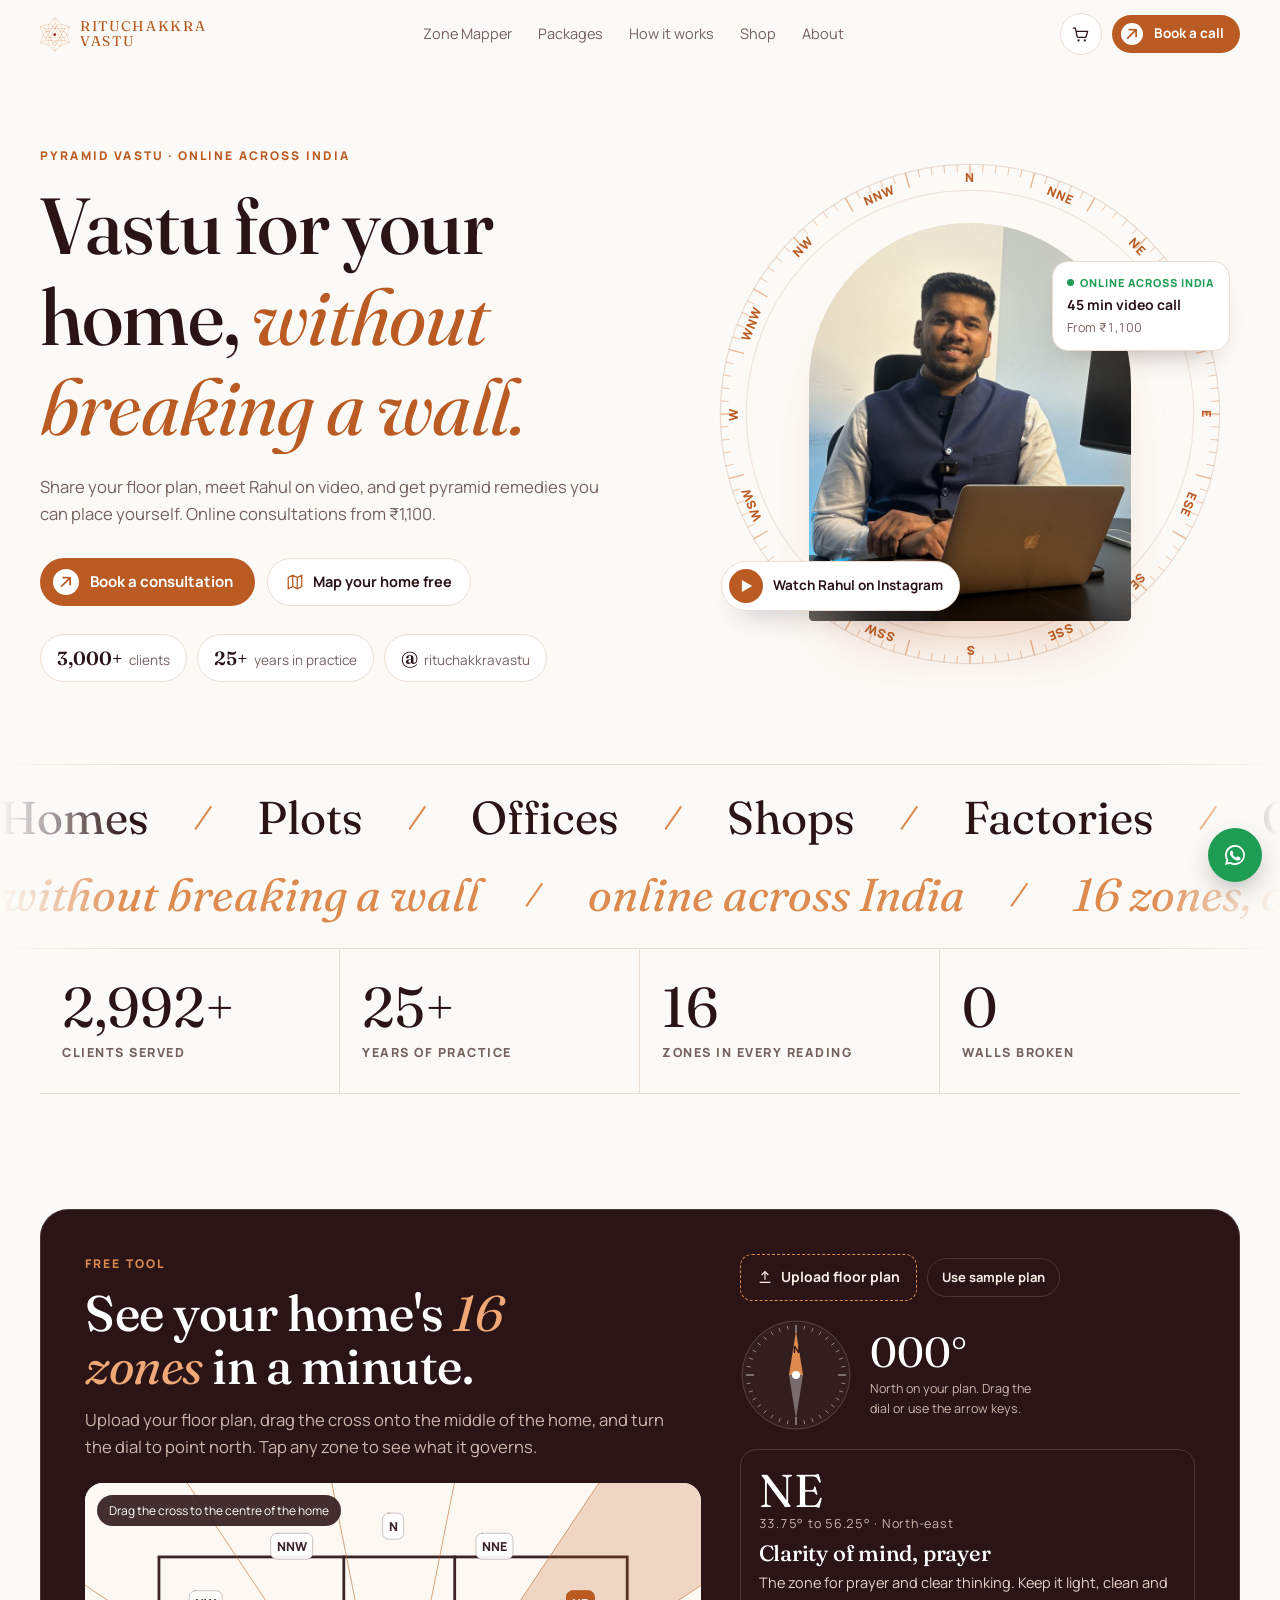
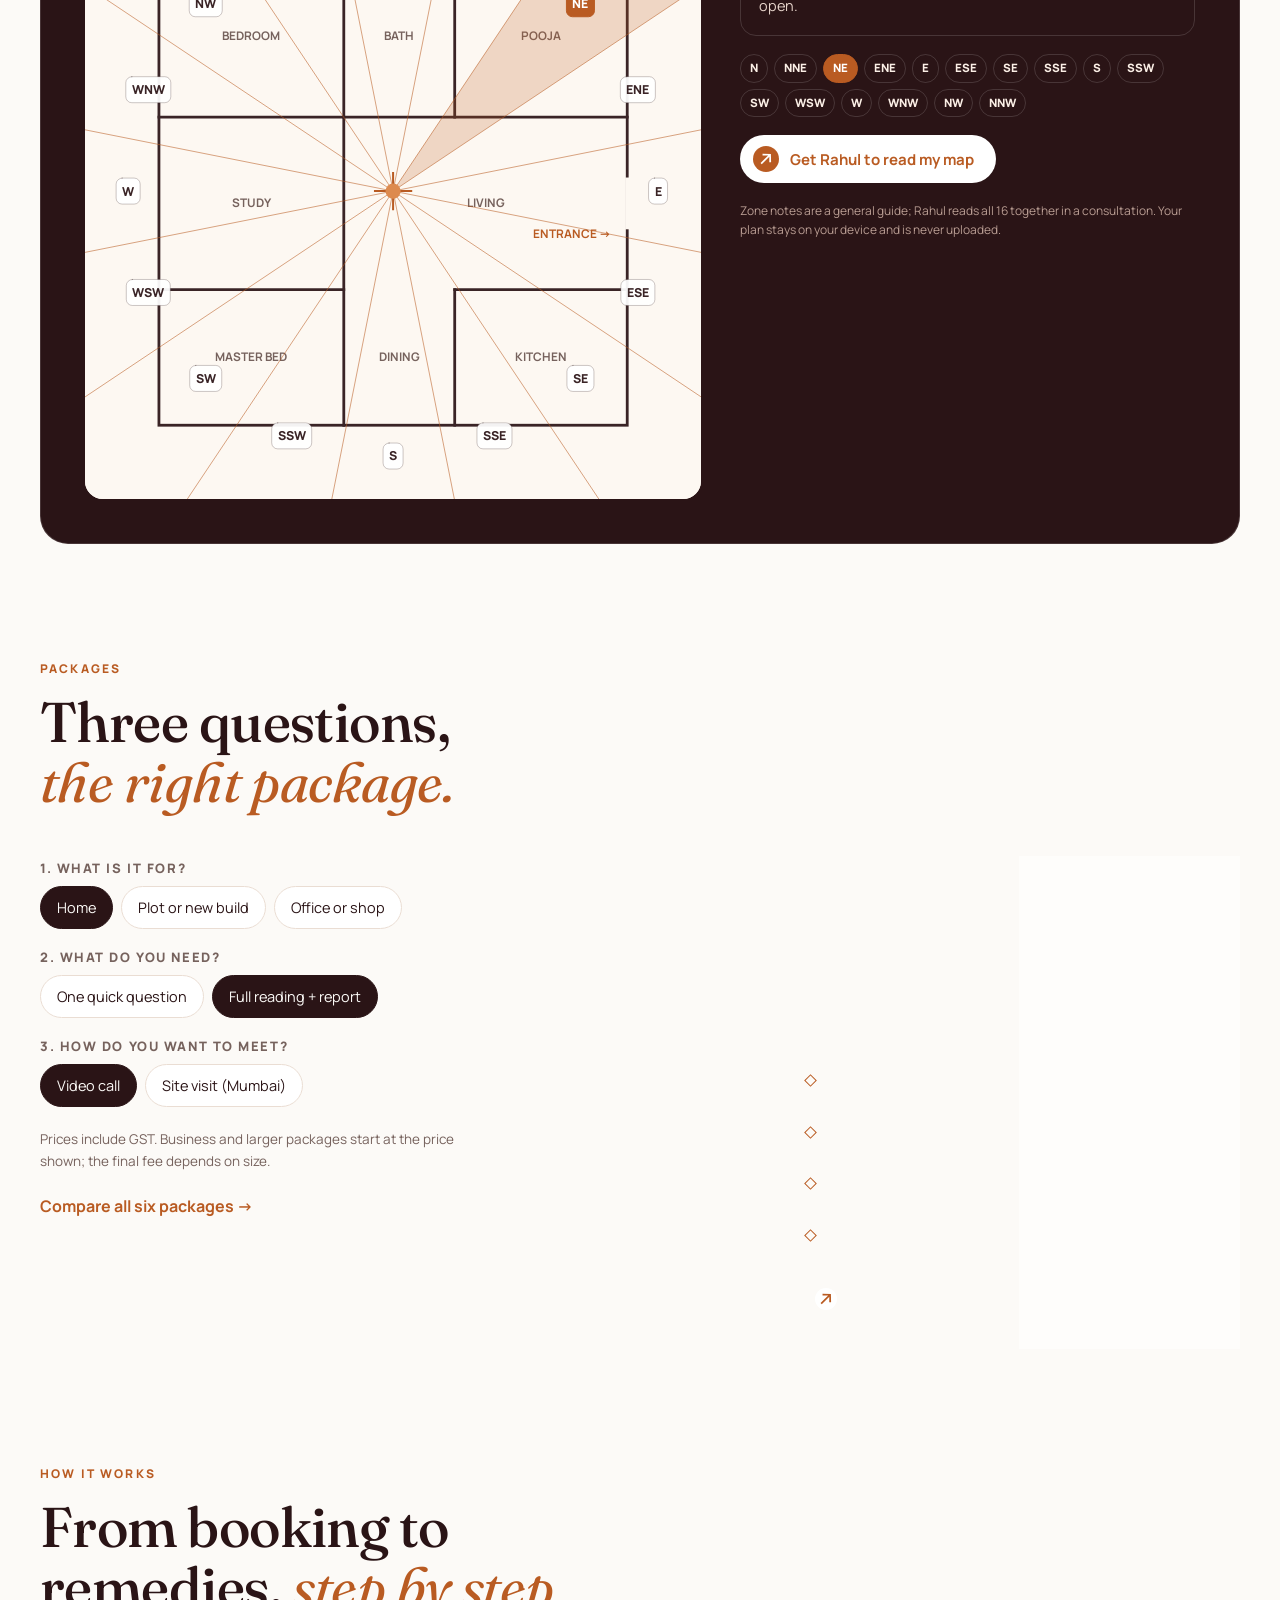
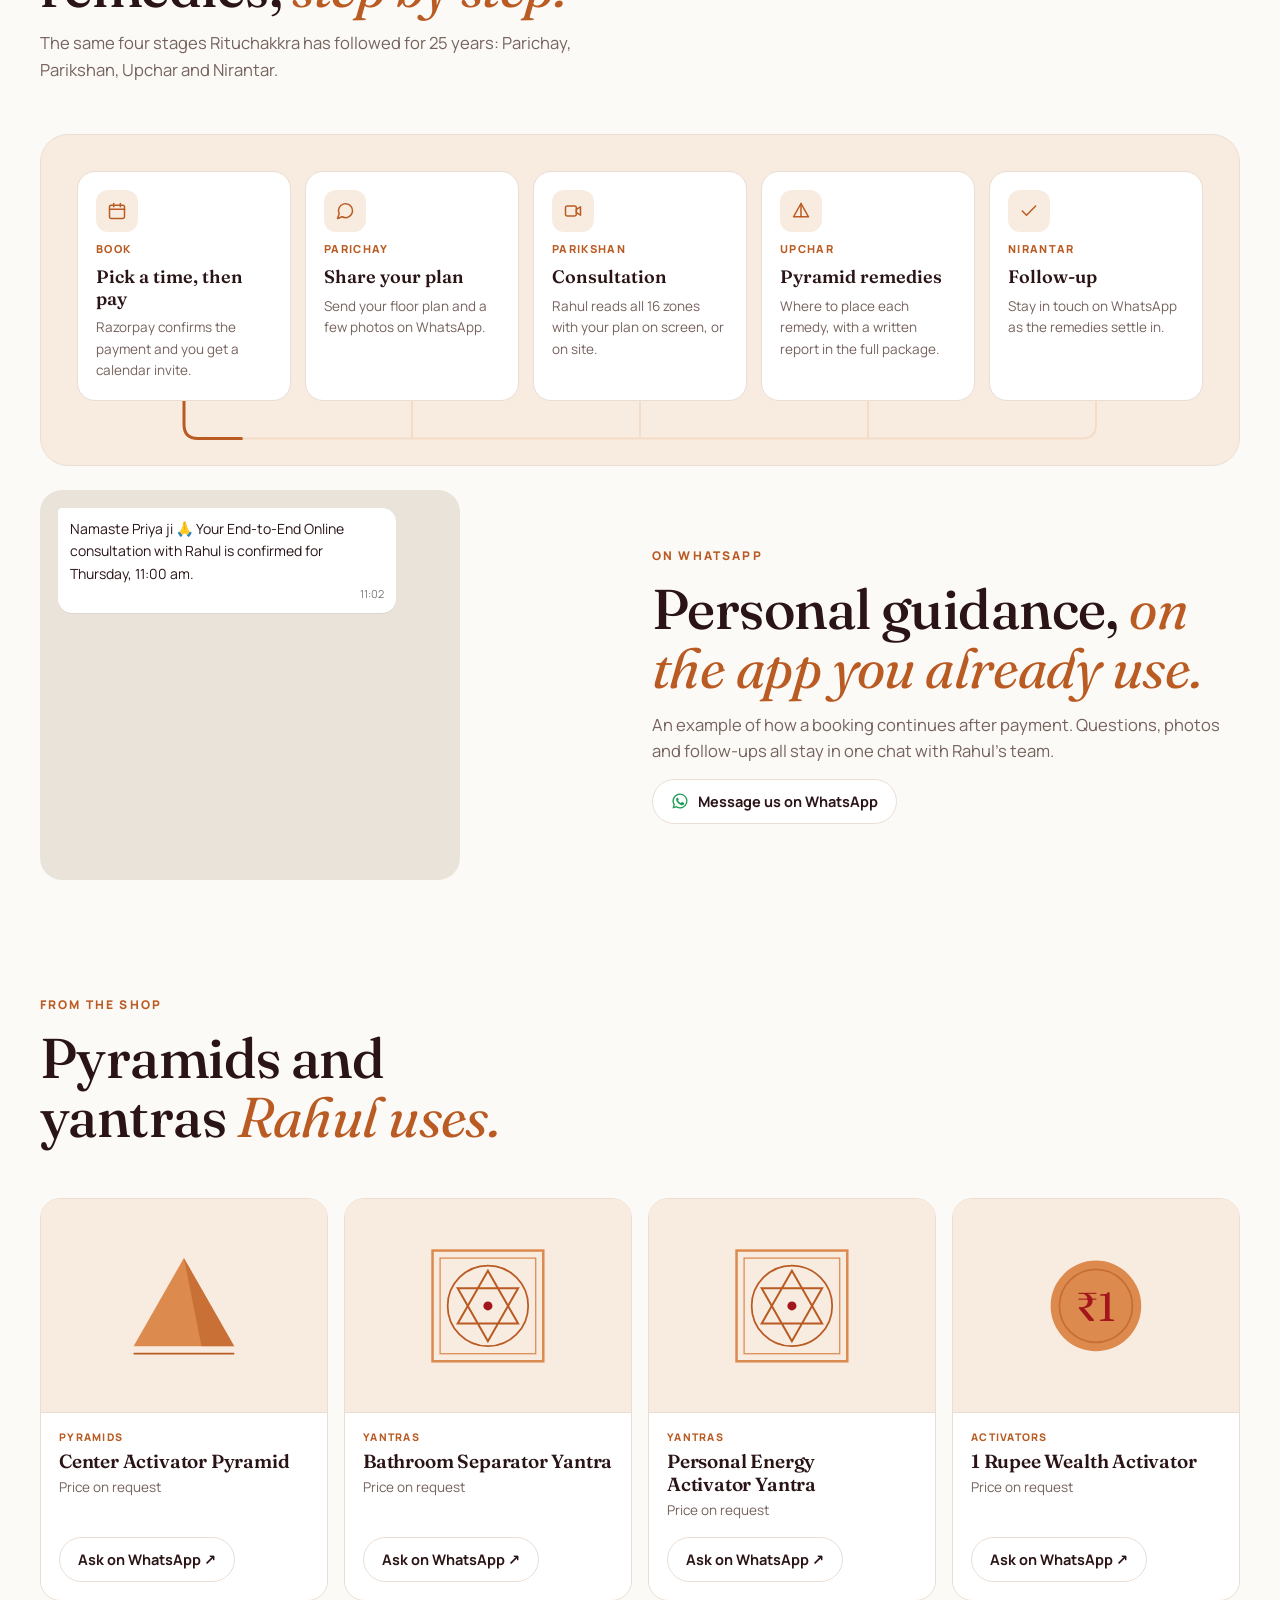
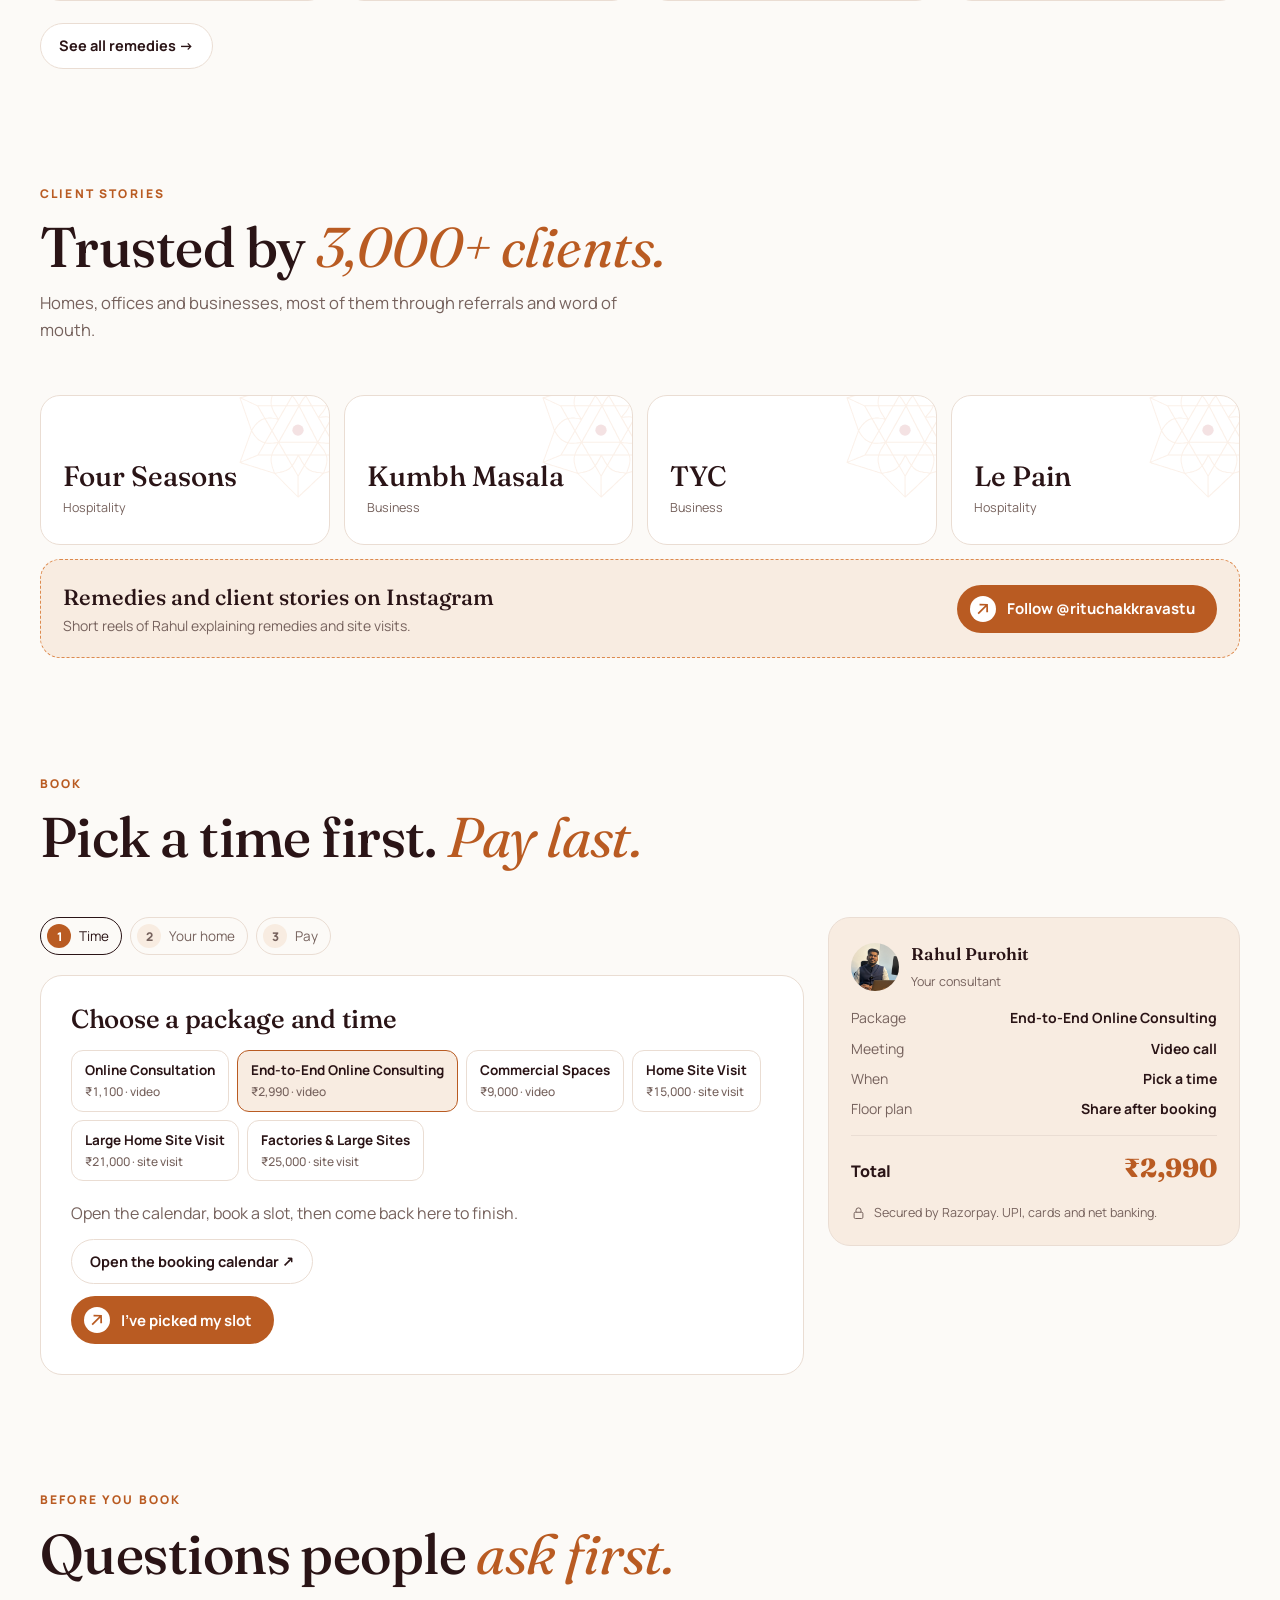
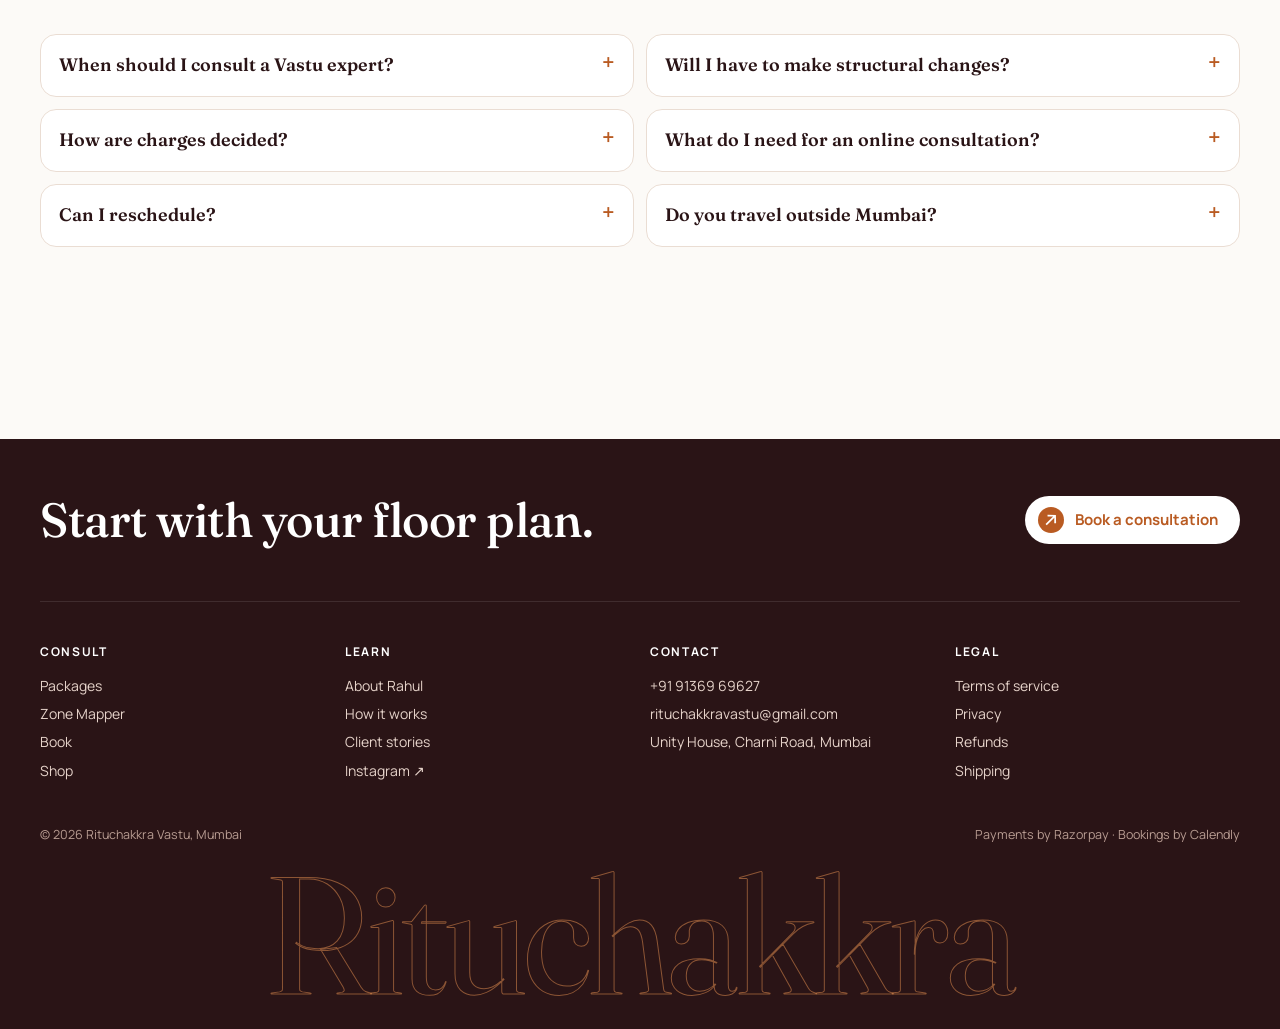
<file: contact/index.html>
<!doctype html>
<html lang="en-IN">
<head>
<meta charset="utf-8">
<meta name="viewport" content="width=device-width,initial-scale=1,viewport-fit=cover">
<title>Contact · Rituchakkra Vastu, Charni Road, Mumbai</title>
<meta name="description" content="Call or WhatsApp +91 91369 69627, email rituchakkravastu@gmail.com, or visit Unity House, Charni Road, Mumbai.">
<link rel="canonical" href="https://rituchakkravastu.com/contact/">

<meta name="theme-color" content="#B95B22">
<link rel="icon" href="/favicon.svg" type="image/svg+xml">
<link rel="apple-touch-icon" href="/apple-touch-icon.png">
<meta property="og:type" content="website">
<meta property="og:site_name" content="Rituchakkra Vastu">
<meta property="og:locale" content="en_IN">
<meta property="og:title" content="Contact · Rituchakkra Vastu, Charni Road, Mumbai">
<meta property="og:description" content="Call or WhatsApp +91 91369 69627, email rituchakkravastu@gmail.com, or visit Unity House, Charni Road, Mumbai.">
<meta property="og:url" content="https://rituchakkravastu.com/contact/">
<meta property="og:image" content="https://rituchakkravastu.com/og-image.jpg">
<meta property="og:image:secure_url" content="https://rituchakkravastu.com/og-image.jpg">
<meta property="og:image:type" content="image/jpeg">
<meta property="og:image:width" content="1200">
<meta property="og:image:height" content="630">
<meta property="og:image:alt" content="Rituchakkra Vastu: Vastu for your home, without breaking a wall">
<meta name="twitter:card" content="summary_large_image">
<meta name="twitter:title" content="Contact · Rituchakkra Vastu, Charni Road, Mumbai">
<meta name="twitter:description" content="Call or WhatsApp +91 91369 69627, email rituchakkravastu@gmail.com, or visit Unity House, Charni Road, Mumbai.">
<meta name="twitter:image" content="https://rituchakkravastu.com/og-image.jpg">
<link rel="preconnect" href="https://fonts.googleapis.com">
<link rel="stylesheet" href="https://fonts.googleapis.com/css2?family=Fraunces:ital,opsz,wght@0,9..144,400;0,9..144,500;0,9..144,600;1,9..144,400;1,9..144,500&family=Manrope:wght@400;500;600;700;800&display=swap">
<link rel="stylesheet" href="/css/site.css">

</head>
<body>
<svg width="0" height="0" style="position:absolute" aria-hidden="true">
  <defs>
    <symbol id="mk" viewBox="296 136 692 786"><path fill="currentColor" fill-rule="evenodd" d="M643.0 138.5L640.5 139.0L616.5 163.5L598.5 183.5L556.5 226.5L550.5 234.0L537.5 246.5L537.0 248.0L522.5 262.0L521.5 264.0L498.5 287.5L481.5 291.5L479.0 293.0L474.5 293.5L471.0 295.0L466.0 295.5L463.0 297.5L450.5 299.5L446.5 301.5L432.0 304.5L423.0 308.0L417.5 308.5L407.0 312.0L392.5 315.0L382.5 318.5L353.0 325.5L349.0 327.5L338.0 329.5L334.0 331.5L319.0 334.5L315.0 336.5L303.5 338.5L298.5 341.0L298.5 345.0L301.5 351.0L304.0 361.0L307.5 368.5L308.5 374.0L311.5 379.5L312.5 385.5L316.0 392.5L318.5 403.0L321.0 407.0L323.5 417.0L326.5 422.5L327.5 428.0L331.0 435.5L334.0 446.0L335.5 448.0L338.5 459.0L340.5 462.0L342.5 471.0L346.5 479.5L353.0 500.5L355.5 504.5L356.5 510.0L364.5 531.5L364.5 534.0L362.0 539.0L361.5 543.0L356.5 554.5L355.5 559.5L353.5 562.5L340.5 600.5L338.5 603.5L336.0 613.0L332.0 621.5L327.5 636.5L318.5 659.0L316.5 667.0L314.0 671.5L306.5 694.0L304.0 698.5L301.5 708.5L298.5 714.5L298.5 718.0L301.5 720.0L303.5 720.0L307.5 722.0L338.5 731.0L342.0 733.0L351.5 735.0L354.5 737.0L364.5 739.0L369.5 741.5L380.0 744.0L390.5 748.0L393.0 748.0L394.0 749.0L411.5 754.0L418.5 757.0L428.0 759.0L430.0 760.5L459.0 769.0L464.0 771.5L473.5 773.5L478.5 776.0L488.0 778.0L491.5 780.0L495.5 780.5L501.5 783.0L526.5 808.0L540.0 823.0L550.0 832.0L552.0 835.0L582.0 865.0L584.5 866.5L585.0 868.0L600.5 883.0L601.5 885.0L636.0 919.5L639.5 919.0L656.0 903.0L657.0 903.0L665.5 894.0L699.0 863.5L716.5 846.0L721.0 843.0L728.5 835.0L731.0 833.5L738.5 825.5L756.0 810.0L784.5 782.5L788.5 780.5L793.5 779.5L795.5 778.0L805.5 776.0L809.0 774.0L820.0 771.5L829.5 767.5L834.0 767.0L844.0 763.0L852.5 761.0L856.0 759.0L862.0 758.0L891.0 748.0L893.5 748.0L905.5 743.5L916.0 741.0L919.5 739.0L929.0 737.0L934.0 734.5L943.0 732.5L947.0 730.5L978.0 721.5L980.0 720.0L984.5 719.0L985.5 717.5L985.0 713.0L982.0 707.5L979.0 696.5L977.5 694.5L977.0 691.0L973.0 682.0L970.5 673.0L969.0 671.0L964.0 654.5L962.0 651.5L960.0 643.5L958.0 641.0L955.0 629.5L952.0 623.5L949.5 614.5L947.0 610.0L947.0 607.0L945.0 603.5L937.0 579.5L934.0 573.5L929.5 558.5L927.5 556.0L927.0 551.5L924.0 545.5L920.5 533.0L923.0 523.5L927.5 513.0L928.0 509.0L932.0 500.0L932.5 496.0L936.0 488.0L939.0 477.5L941.0 474.0L943.0 465.5L947.0 456.5L947.0 454.0L950.0 447.5L951.5 440.5L955.0 433.0L958.0 421.5L960.0 418.5L962.0 410.5L966.0 401.5L966.0 399.0L969.5 391.0L973.0 378.5L975.0 375.5L981.5 354.0L985.0 346.5L985.0 340.5L980.0 338.5L969.5 336.5L965.0 334.5L952.0 332.0L939.5 328.0L934.5 327.5L934.0 326.5L931.0 325.5L928.0 325.5L908.0 319.5L895.5 317.0L890.0 314.5L878.0 312.5L875.0 310.5L862.0 308.0L852.0 304.5L838.0 301.5L833.5 299.5L822.5 297.5L818.5 295.5L815.5 295.5L812.5 294.0L805.5 293.0L801.5 291.0L782.0 286.5L768.0 272.5L764.5 267.5L736.0 238.0L732.0 232.5L728.0 229.5L722.5 222.5L714.5 215.0L714.0 213.5L683.0 181.0L682.0 179.0L673.5 171.0L659.0 154.5ZM508.5 781.0L515.5 780.0L520.0 778.0L536.0 776.0L540.5 774.0L554.0 771.5L560.5 768.0L566.0 767.0L585.0 757.0L590.0 753.0L600.5 742.0L603.0 743.0L633.5 795.5L633.5 907.5L632.5 908.5L558.0 834.0L555.5 830.5L538.0 814.0L535.0 809.5L508.5 783.5ZM775.5 781.5L775.5 782.5L751.0 806.0L749.5 806.5L740.0 816.5L738.5 817.0L705.0 849.5L664.5 886.5L657.0 894.5L650.5 899.5L647.5 903.5L642.0 908.5L640.0 908.0L639.5 798.0L673.0 740.0L675.0 740.0L686.5 752.5L697.5 761.0L719.5 771.5L728.0 773.5L733.0 773.5L735.5 775.0L745.5 777.0L762.0 778.0ZM638.0 682.5L639.5 683.5L649.5 700.5L659.5 719.5L668.5 731.5L669.0 734.0L658.5 753.0L654.5 758.5L652.0 764.5L644.5 776.0L643.0 780.0L640.5 783.0L639.0 787.0L636.5 788.5L631.0 780.0L619.0 757.5L611.5 746.0L606.5 736.0L619.0 717.5L620.0 714.5L629.0 700.0L629.0 698.5L633.0 692.0L636.0 684.5ZM789.0 773.0L792.0 763.0L799.5 745.0L805.0 721.5L805.0 714.0L806.5 707.0L806.5 696.5L805.0 683.0L803.0 678.5L804.5 676.5L877.5 676.5L889.5 681.0L892.5 683.0L899.5 685.0L907.0 689.0L925.0 695.5L931.5 699.0L937.0 700.5L940.0 702.5L970.0 714.0L972.5 716.0L971.0 718.0L963.0 719.5L937.0 728.5L934.0 728.5L925.0 732.5L918.5 733.5L896.0 741.5L886.5 743.5L877.0 747.5L872.5 748.0L868.5 750.0L851.5 754.5L849.5 756.0L839.0 758.5L834.0 761.0L826.5 762.5L807.0 769.5L796.5 772.0L792.0 774.0L790.0 774.0ZM709.5 677.0L795.0 676.5L797.5 678.5L800.5 691.5L800.5 713.0L799.5 716.0L799.5 721.5L796.5 730.5L794.0 743.5L790.5 750.5L790.0 754.0L786.0 763.0L783.5 772.0L780.5 776.0L767.5 773.5L744.5 771.5L740.5 769.5L735.5 769.5L719.5 765.5L716.0 763.0L707.5 760.0L695.5 752.0L687.5 745.5L678.5 735.0L678.0 731.0ZM643.5 678.0L645.0 676.5L700.5 676.5L701.5 679.0L693.5 691.0L682.5 711.5L678.5 717.0L677.0 721.0L674.5 725.0L672.5 726.0L665.0 716.5L655.0 699.0L654.0 695.5L650.5 691.0ZM574.0 676.5L631.5 676.5L632.5 677.5L628.5 687.0L615.5 709.5L613.5 714.5L603.5 729.0L601.0 727.5L589.5 706.5L585.5 701.0L585.0 698.5L572.5 678.0ZM486.5 678.0L488.0 676.5L564.5 677.0L570.5 686.0L577.5 699.5L579.5 701.5L586.5 715.0L590.5 720.5L591.5 724.0L594.0 726.5L594.5 729.0L598.5 735.0L597.5 737.0L589.5 745.5L575.0 756.0L568.5 758.5L565.5 761.0L557.5 763.0L553.5 765.5L535.5 769.5L531.0 771.5L520.5 772.5L507.5 776.0L503.5 776.0L500.0 770.0L497.0 759.0L495.0 756.5L489.0 737.0L486.0 719.5L484.0 714.5L483.5 691.0ZM311.0 716.0L312.5 714.5L342.5 703.0L346.5 700.5L353.5 698.5L358.5 695.5L365.0 694.0L372.0 690.0L376.5 689.0L384.0 685.0L390.0 683.5L406.0 676.5L479.5 676.5L480.5 677.5L480.5 680.0L479.0 684.5L477.5 696.0L478.5 716.5L479.5 717.5L480.5 724.0L481.5 725.0L484.5 742.0L495.5 773.5L493.5 774.5L485.5 771.5L482.5 771.5L473.5 767.5L467.5 766.5L457.0 762.5L451.5 761.5L445.0 758.5L435.5 756.5L432.0 754.5L424.5 753.0L397.0 743.5L387.5 741.5L378.0 737.5L375.0 737.5L367.0 734.0L359.0 732.5L337.0 724.5L326.0 722.0L321.0 719.5L311.5 717.5ZM714.0 668.0L716.5 665.0L727.5 644.5L735.0 633.0L742.0 619.5L746.5 613.0L748.5 608.0L751.0 606.5L764.5 622.5L783.5 648.5L794.0 669.0L792.5 670.5L715.5 670.5L714.0 669.5ZM523.0 607.0L524.0 606.5L525.5 607.5L527.5 613.0L537.0 628.0L542.5 639.0L546.0 643.5L557.5 665.0L560.0 667.5L560.0 669.5L559.0 670.5L490.5 670.5L489.0 669.0L499.0 645.5ZM515.5 605.5L515.5 607.5L496.5 637.5L484.5 664.0L484.0 668.0L482.0 670.5L412.5 670.5L411.0 669.0L432.5 633.0L446.5 607.5L450.0 606.5L459.5 608.5L480.5 608.5L484.5 607.5L503.0 607.0L512.5 605.0ZM758.5 604.5L761.0 604.0L762.0 605.0L766.0 605.0L768.5 606.0L790.0 607.0L798.0 608.5L824.5 608.5L834.5 606.5L837.0 607.0L872.5 669.0L871.0 670.5L802.0 670.5L800.0 669.0L799.0 665.0L795.0 659.0L794.0 654.5L792.0 652.5L789.5 646.0L770.0 619.5L758.5 606.0ZM530.5 603.5L531.5 602.5L743.0 602.5L744.0 604.5L717.5 649.5L716.5 653.0L713.0 657.5L707.5 668.0L705.0 670.5L569.5 670.5L566.5 668.0L551.0 639.5L532.0 608.0ZM915.5 542.0L917.5 542.5L923.0 559.0L925.5 563.5L926.0 567.0L935.5 592.0L936.5 597.0L940.5 605.5L942.5 614.0L944.5 617.0L951.5 639.0L959.5 658.5L960.5 664.0L964.5 672.5L966.5 681.0L976.5 706.5L977.0 709.5L976.0 710.5L959.0 703.5L954.5 702.5L952.0 700.5L944.0 698.0L937.5 694.5L934.0 694.0L927.5 690.5L923.0 689.5L913.0 684.5L908.0 683.5L905.5 681.5L882.5 672.5L879.5 669.0L858.0 630.5L854.5 626.0L852.0 620.0L844.0 607.5L844.0 605.0L845.5 603.5L848.0 603.5L855.0 601.0L859.5 598.0L863.0 597.0L879.5 586.0L881.0 583.5L897.0 567.5ZM369.5 542.0L382.5 562.0L390.5 571.0L390.5 572.0L392.5 573.0L402.0 583.5L410.5 590.5L415.0 592.5L419.5 596.0L429.5 601.0L439.5 604.0L439.5 608.0L430.5 622.5L415.5 650.0L411.5 655.5L404.5 669.0L402.0 672.0L387.5 678.5L383.0 679.5L375.5 683.5L368.5 685.5L367.0 687.0L357.5 690.0L351.0 693.5L341.5 696.5L341.0 697.5L332.0 700.5L329.0 702.5L307.5 710.5L307.0 708.5L308.0 704.5L310.0 701.0L310.0 699.0L318.0 679.0L319.0 674.0L321.0 671.0L323.0 663.0L333.5 636.5L334.0 632.5L336.0 629.5L338.0 621.5L340.0 618.5L347.0 597.0L351.0 588.0L353.0 580.0L355.0 577.0L357.5 567.5L361.0 561.0L362.0 555.5L364.0 552.0L366.5 543.5L367.5 542.0ZM487.0 541.5L518.0 595.0L518.0 598.0L509.0 600.5L495.5 601.5L493.5 602.5L456.0 602.5L452.0 601.5L451.0 600.0L473.5 560.5L477.5 555.0L485.0 541.0ZM793.0 532.0L794.5 533.0L798.5 539.5L802.5 548.0L804.5 550.0L830.5 596.5L832.5 598.5L833.0 600.0L832.0 601.5L826.0 603.0L819.5 602.0L800.5 602.0L796.0 603.0L790.0 601.5L772.5 601.0L767.5 599.5L757.5 598.5L756.0 597.0L756.0 595.0L766.0 579.0L766.5 576.5L770.0 572.0L777.0 558.5L781.0 553.0L781.0 551.5ZM442.0 466.5L444.5 468.0L447.5 472.5L455.0 487.0L458.5 491.5L478.0 527.0L482.0 532.5L481.5 535.0L475.5 544.5L471.5 553.0L464.5 563.5L453.5 584.0L449.5 589.5L447.5 594.5L443.5 599.0L439.5 598.5L429.5 594.5L416.0 586.5L405.0 577.5L402.5 576.5L388.0 559.0L372.0 535.5L371.5 533.5L372.0 531.0L374.5 528.0L376.5 523.5L394.0 499.0L397.0 497.0L408.0 485.0L413.0 482.5L418.0 478.0L432.0 470.0ZM452.0 464.5L463.0 463.0L487.0 463.0L507.0 466.0L518.0 470.0L518.5 471.0L487.0 525.5L485.0 526.0L484.0 525.0L482.0 520.0L480.0 518.0L467.5 494.5L465.0 492.0L462.5 486.0L451.0 467.0ZM834.0 461.5L839.0 462.0L848.5 465.5L858.0 471.0L866.5 478.0L871.0 480.5L891.0 502.5L901.5 516.0L912.5 532.5L912.5 535.0L906.0 545.0L890.5 565.5L880.0 577.5L866.0 588.0L848.0 597.5L843.0 599.0L839.5 598.5L835.5 593.0L835.0 590.5L830.5 584.0L804.0 536.5L797.0 525.5L800.0 518.5L809.0 504.5L831.0 465.0ZM760.0 457.5L799.0 456.0L812.0 457.0L816.5 458.5L825.0 459.5L826.0 460.5L825.5 463.0L794.0 517.5L792.0 517.0L779.0 493.0L777.0 491.0L770.0 477.5L759.5 460.5ZM643.0 397.0L654.5 419.5L654.5 421.0L658.5 427.0L670.5 452.0L671.5 452.5L673.5 458.5L677.5 464.0L684.5 479.5L694.5 497.5L704.5 518.5L706.0 520.0L708.5 527.0L712.5 532.5L712.5 534.0L716.0 539.5L728.0 565.0L730.5 568.0L734.5 577.0L736.0 578.5L736.5 581.5L740.5 587.5L743.5 595.5L742.5 596.5L532.0 596.5L531.0 595.5L532.0 592.0L535.5 587.0L543.0 572.0L545.0 570.0L553.5 553.5L555.5 551.5L557.0 547.0L566.0 532.5L568.0 527.5L590.0 489.5L592.0 484.5L593.5 483.5L596.5 476.5L600.0 471.5L602.0 466.5L604.0 464.5L611.0 450.5L615.0 445.0L615.5 442.5L618.0 439.5L636.0 406.0L639.0 402.0L640.0 399.0ZM865.0 392.5L865.0 394.5L830.0 454.5L825.0 454.5L818.0 452.5L811.0 452.5L809.0 451.5L796.0 450.0L779.5 451.5L773.0 451.0L769.0 452.5L763.5 452.5L762.0 451.0L785.0 423.5L786.0 420.5L794.0 409.5L795.0 406.0L799.0 400.0L801.0 393.5L802.5 392.0ZM635.5 392.0L636.5 393.0L624.5 413.5L623.5 417.0L620.5 421.0L613.5 435.0L611.0 437.5L609.0 443.0L596.5 463.5L594.5 468.5L572.5 506.5L561.0 528.5L558.0 532.5L555.5 538.5L551.5 544.0L551.5 545.5L534.5 574.5L526.0 591.0L523.5 592.0L490.0 535.0L490.0 532.5L493.5 526.0L497.0 521.5L500.0 514.5L526.0 471.0L533.5 456.5L537.0 452.0L538.0 448.5L541.0 445.0L548.0 431.5L555.0 421.0L566.5 399.5L572.0 392.0ZM795.0 393.0L795.0 395.0L790.5 401.5L790.0 404.5L776.0 425.0L754.5 449.5L752.5 448.0L721.5 394.5L722.5 392.0L792.5 391.5ZM649.5 392.0L713.0 392.0L723.5 410.5L725.5 412.5L727.5 417.5L734.0 427.5L737.5 435.0L740.0 438.0L757.5 469.5L759.5 471.5L761.5 477.0L764.5 480.5L766.0 484.5L789.5 524.0L789.5 525.5L770.5 557.5L770.5 559.0L767.0 563.5L755.5 585.0L750.5 592.0L748.5 591.0L745.0 582.5L743.0 580.5L742.0 577.0L735.5 564.0L732.5 560.0L721.0 535.5L703.5 503.0L701.0 496.0L695.5 487.5L682.0 459.0L680.0 457.0L671.5 438.5L670.0 437.0L663.0 422.0L661.0 420.0L659.0 414.5L648.0 394.0ZM562.5 392.0L563.0 394.0L542.5 428.5L535.5 442.5L532.5 446.0L524.5 460.5L522.5 460.5L502.0 428.0L502.0 426.5L499.0 423.0L490.5 404.0L487.5 393.0L488.5 392.0L493.5 391.5ZM409.0 393.0L410.0 392.0L480.0 392.0L482.0 394.5L484.5 404.5L487.0 408.5L489.0 415.0L495.5 429.0L515.5 461.5L514.0 462.5L508.5 460.5L492.0 459.0L483.0 456.5L465.0 456.5L461.0 458.5L447.0 459.5L439.5 447.5L434.0 436.5L430.0 431.0L428.5 427.0L426.5 425.0L415.0 403.5L411.5 399.0ZM307.5 349.0L309.5 349.0L322.5 356.0L337.5 362.0L368.5 377.0L372.5 378.0L378.5 381.5L385.0 383.5L388.5 386.0L398.5 390.0L404.5 398.0L424.5 434.0L428.0 438.5L430.5 444.5L432.5 446.5L435.5 453.0L439.5 458.5L438.0 462.0L424.0 467.5L415.0 472.5L407.0 478.5L404.0 482.5L398.5 486.0L381.5 505.5L371.0 520.5L369.5 524.0L368.5 524.0L366.5 521.5L361.0 504.0L357.0 495.0L356.0 489.5L353.0 484.0L351.0 475.0L347.0 466.5L346.5 462.5L342.0 452.0L342.0 449.5L338.0 441.0L336.0 432.5L334.0 429.5L331.0 418.5L329.0 415.5L327.0 407.0L323.0 399.0L323.0 396.0L321.0 390.0L319.5 388.0L311.5 363.0L310.0 361.0L307.0 351.5ZM975.5 348.5L977.0 349.5L977.0 351.5L975.5 354.0L974.5 359.5L966.5 380.0L964.5 389.0L961.5 395.0L959.5 403.0L958.0 405.0L955.5 414.5L953.5 418.0L940.5 458.0L936.5 467.0L936.0 471.0L928.0 492.0L926.0 500.0L923.5 504.5L921.0 515.0L916.0 525.5L892.5 494.5L879.0 480.5L875.5 478.5L870.5 472.5L864.5 468.5L863.0 466.5L849.5 459.5L847.0 459.5L844.0 457.5L838.5 456.5L837.5 454.5L868.0 402.0L869.0 399.0L875.0 390.5ZM575.5 384.0L589.5 361.0L592.0 355.0L594.0 353.0L600.0 341.5L602.5 338.0L605.0 338.0L611.5 347.0L613.5 348.5L621.5 360.5L631.0 377.0L633.0 379.0L635.5 385.0L634.0 386.0L577.5 386.0ZM708.5 384.0L706.5 386.0L650.5 386.0L648.5 384.5L659.0 365.5L667.5 354.0L669.0 350.5L671.5 348.5L680.0 337.5L682.5 338.5ZM789.5 295.0L792.0 294.5L796.5 295.5L801.0 297.5L813.5 300.0L848.0 310.0L851.5 310.0L858.5 313.0L870.0 315.0L877.5 318.0L884.5 319.0L904.5 325.0L909.0 325.5L913.0 327.5L925.5 330.0L938.0 334.0L941.5 334.0L952.5 338.0L959.5 339.0L960.5 340.0L970.0 342.0L971.5 343.5L970.0 345.0L959.0 349.0L955.5 351.5L952.5 352.0L930.0 362.0L923.5 364.0L919.5 366.5L917.5 366.5L909.5 370.5L901.5 373.0L897.5 375.5L891.0 377.5L873.5 385.5L806.0 386.0L804.5 385.0L806.0 372.0L807.0 370.5L807.0 360.0L805.5 353.5L805.0 343.5L799.0 320.0L796.5 316.0L796.0 312.5L792.0 304.5ZM495.5 295.0L495.5 297.5L489.0 312.0L486.5 323.0L484.5 326.5L484.5 329.5L481.5 339.5L481.5 343.0L480.0 346.0L480.0 349.5L478.0 354.5L478.5 363.0L477.5 375.0L479.5 384.5L477.5 386.0L400.5 385.5L396.0 382.5L392.0 381.5L362.0 367.0L359.0 366.5L352.0 362.5L335.0 355.5L330.0 352.5L326.0 351.5L321.5 348.5L313.5 345.5L312.0 344.0L313.5 342.0L331.0 338.0L342.0 334.0L345.5 334.0L358.0 330.0L372.5 327.0L380.5 324.0L388.0 323.0L392.0 321.0L403.0 319.0L414.5 315.0L425.5 313.0L431.5 310.5L444.0 308.0L456.0 304.0L459.5 304.0L471.0 300.0L474.0 300.0L481.0 297.5L485.5 297.0L490.0 295.0ZM781.0 293.5L783.5 296.0L786.0 304.5L790.0 312.5L790.5 316.0L792.5 321.0L794.0 322.5L796.5 335.0L799.5 343.5L801.0 358.0L800.5 367.0L801.5 370.5L800.5 372.5L800.5 377.5L798.0 385.0L796.5 386.0L717.5 385.5L715.0 383.0L712.0 376.5L708.5 372.0L707.0 368.0L686.5 333.5L687.5 329.5L698.5 320.0L704.0 316.5L728.5 304.5L733.0 304.0L744.0 300.0L749.5 299.5L764.5 295.0L769.0 295.0L778.0 293.0ZM502.5 294.0L505.5 293.0L515.5 295.0L520.5 295.0L556.0 304.5L578.0 315.0L598.5 330.5L598.5 332.5L594.0 341.0L590.5 345.5L583.5 359.0L567.5 385.5L487.5 386.0L485.0 384.5L483.5 377.0L484.5 352.0L486.0 348.5L486.0 344.5L489.0 335.0L489.0 332.0L493.0 321.0L493.5 316.5L497.0 309.5L498.0 304.5ZM642.0 270.0L644.0 271.5L669.5 317.0L677.5 329.5L677.5 331.0L666.0 344.5L656.5 358.0L643.0 381.5L640.0 379.5L633.0 367.0L618.0 344.5L607.0 332.0L607.5 328.5ZM646.0 151.0L647.0 151.0L677.5 183.5L678.0 185.0L697.0 204.0L697.5 205.5L718.0 226.5L718.5 228.0L735.5 245.5L742.0 253.5L772.0 284.5L773.5 287.0L773.0 288.5L759.0 290.5L726.0 299.5L701.5 310.5L690.5 318.5L684.5 325.0L681.0 324.0L663.0 291.5L660.5 289.0L652.0 272.5L650.0 271.0L649.5 268.5L645.0 261.0L645.0 152.0ZM638.0 151.0L639.0 152.5L639.0 262.0L603.5 324.0L602.0 325.5L600.0 325.5L595.0 319.5L575.5 306.5L567.5 304.0L559.0 299.5L532.5 293.0L528.0 291.0L509.5 288.5L508.5 286.5L513.5 280.5L527.0 267.5L544.0 248.5L558.0 235.0L562.0 229.5L589.5 202.0L591.5 198.5Z"/><circle cx="636.2" cy="529.8" r="32.5" fill="var(--dot)"/></symbol>
    <symbol id="i-ar" viewBox="0 0 14 15"><path fill="currentColor" d="M13.376 11.552l-.264-10.44-10.44-.24.024 2.28 6.96-.048L.2 12.56l1.488 1.488 9.432-9.432-.048 6.912 2.304.024z"/></symbol>
    <symbol id="i-cart" viewBox="0 0 24 24"><path d="M3 4h2.5l2.2 10.4a1.6 1.6 0 0 0 1.6 1.3h8.3a1.6 1.6 0 0 0 1.6-1.2L21 8H6.3" fill="none" stroke="currentColor" stroke-width="1.6" stroke-linecap="round" stroke-linejoin="round"/><circle cx="9.5" cy="19.5" r="1.4" fill="currentColor"/><circle cx="17.5" cy="19.5" r="1.4" fill="currentColor"/></symbol>
    <symbol id="i-menu" viewBox="0 0 24 24"><path d="M4 8h16M4 16h16" stroke="currentColor" stroke-width="1.6" stroke-linecap="round"/></symbol>
    <symbol id="i-x" viewBox="0 0 24 24"><path d="M6 6l12 12M18 6 6 18" stroke="currentColor" stroke-width="1.6" stroke-linecap="round"/></symbol>
    <symbol id="i-lock" viewBox="0 0 24 24"><rect x="5" y="10" width="14" height="10" rx="2" fill="none" stroke="currentColor" stroke-width="1.6"/><path d="M8 10V7a4 4 0 0 1 8 0v3" fill="none" stroke="currentColor" stroke-width="1.6"/></symbol>
    <symbol id="i-map" viewBox="0 0 24 24"><path d="M3 6l6-3 6 3 6-3v15l-6 3-6-3-6 3z M9 3v15 M15 6v15"/></symbol>
    <symbol id="i-wa" viewBox="0 0 24 24"><path d="M12 2a10 10 0 0 0-8.6 15.1L2 22l5-1.3A10 10 0 1 0 12 2Zm0 18.2a8.2 8.2 0 0 1-4.2-1.2l-.3-.2-3 .8.8-2.9-.2-.3A8.2 8.2 0 1 1 12 20.2Zm4.5-6.1c-.2-.1-1.5-.7-1.7-.8s-.4-.1-.6.1-.7.8-.8 1-.3.2-.5.1a6.7 6.7 0 0 1-3.3-2.9c-.2-.4.2-.4.7-1.3a.5.5 0 0 0 0-.4l-.8-1.8c-.2-.5-.4-.4-.6-.4h-.5a1 1 0 0 0-.7.3 3 3 0 0 0-.9 2.2 5.2 5.2 0 0 0 1.1 2.7 11.8 11.8 0 0 0 4.5 4c1.7.7 2.3.8 3.2.6a2.7 2.7 0 0 0 1.8-1.2 2.2 2.2 0 0 0 .1-1.3c0-.1-.2-.2-.5-.3Z"/></symbol>
    <symbol id="i-play" viewBox="0 0 12 14"><path d="M0 0l12 7-12 7z"/></symbol>
    <symbol id="i-up" viewBox="0 0 24 24"><path d="M12 16V4M7 9l5-5 5 5M4 20h16"/></symbol>
  </defs>
</svg>

<div class="cbar" id="cbar" hidden><span id="cbar-txt"></span><button id="cbar-x" aria-label="Hide this note">×</button></div>

<nav class="top g" id="topbar" aria-label="Main">
  <div class="wrap navin">
    <a class="brand" href="/" aria-label="Rituchakkra Vastu, home"><svg aria-hidden="true" style="color:var(--mark)"><use href="#mk"/></svg><span>RITUCHAKKRA<br>VASTU</span></a>
    <div class="links">
      <a href="/#mapper">Zone Mapper</a>
      <a href="/consultations/">Packages</a>
      <a href="/#how">How it works</a>
      <a href="/shop/">Shop</a>
      <a href="/about/">About</a>
    </div>
    <div class="navr">
      <button class="ib" id="cart-btn" aria-label="Open cart"><svg><use href="#i-cart"/></svg><span class="badge" id="cart-count" hidden>0</span></button>
      <a class="button sm" href="/book/"><span class="bi"><svg><use href="#i-ar"/></svg><svg><use href="#i-ar"/></svg></span>Book a call</a>
      <button class="ib burger" id="burger" aria-label="Open menu"><svg><use href="#i-menu"/></svg></button>
    </div>
  </div>
</nav>

<div class="mnav" id="mnav" aria-hidden="true">
  <button class="ib" id="mclose" aria-label="Close menu"><svg><use href="#i-x"/></svg></button>
  <a href="/">Home</a><a href="/#mapper">Zone Mapper</a><a href="/consultations/">Packages</a><a href="/#how">How it works</a><a href="/shop/">Shop</a><a href="/about/">About</a><a href="/contact/">Contact</a>
  <a class="button light" href="/book/"><span class="bi"><svg><use href="#i-ar"/></svg><svg><use href="#i-ar"/></svg></span>Book a consultation</a>
</div>

<main id="main">

<!-- ================= HOME ================= -->
<div data-view="home" hidden>
  <header class="hero g">
    <div class="wrap">
      <div>
        <div class="label" style="animation:fade .8s both">Pyramid Vastu · Online across India</div>
        <h1><span class="ln"><span>Vastu for your</span></span><span class="ln"><span>home, <em>without</em></span></span><span class="ln"><span><em>breaking a wall.</em></span></span></h1>
        <p class="lede">Share your floor plan, meet Rahul on video, and get pyramid remedies you can place yourself. Online consultations from <span id="from-price">₹1,100</span>.</p>
        <div class="ctas">
          <a class="button" href="/book/"><span class="bi"><svg><use href="#i-ar"/></svg><svg><use href="#i-ar"/></svg></span>Book a consultation</a>
          <a class="ghost" href="/#mapper"><svg><use href="#i-map"/></svg>Map your home free</a>
        </div>
        <div class="trust">
          <span class="tp"><b>3,000+</b>clients</span>
          <span class="tp"><b>25+</b>years in practice</span>
          <a class="tp" id="ig-pill" target="_blank" rel="noopener" href="#"><b>@</b>rituchakkravastu</a>
        </div>
      </div>
      <div class="stage" aria-hidden="false">
        <svg class="ring" viewBox="0 0 400 420" aria-hidden="true"><g class="r1" id="ring"></g></svg>
        <div class="arch"><img loading="lazy" src="/images/consultant.jpg" alt="Rahul Purohit, Pyramid Vastu consultant" width="720" height="900"></div>
        <div class="slot-chip"><span class="live"><i></i>Online across India</span><b>45 min video call</b><span>From <span class="num" id="chip-price">₹1,100</span></span></div>
        <a class="reel-chip" id="reel-chip" target="_blank" rel="noopener" href="#"><span><svg><use href="#i-play"/></svg></span>Watch Rahul on Instagram</a>
      </div>
    </div>
  </header>

  <div class="band" aria-hidden="true">
    <div class="row" id="band-a"></div>
    <div class="row b" id="band-b"></div>
  </div>
  <div class="g"><div class="wrap stats">
    <div class="stat"><div class="v" data-count="3000" data-suffix="+">3,000+</div><div class="l">Clients served</div></div>
    <div class="stat"><div class="v" data-count="25" data-suffix="+">25+</div><div class="l">Years of practice</div></div>
    <div class="stat"><div class="v">16</div><div class="l">Zones in every reading</div></div>
    <div class="stat"><div class="v">0</div><div class="l">Walls broken</div></div>
  </div></div>

  <section class="sec g" id="mapper" style="padding-bottom:0">
    <div class="wrap mapper rv">
      <div style="min-width:0">
        <div class="shead">
          <div class="label">Free tool</div>
          <h2>See your home's <em>16 zones</em> in a minute.</h2>
          <p class="lede">Upload your floor plan, drag the cross onto the middle of the home, and turn the dial to point north. Tap any zone to see what it governs.</p>
        </div>
        <div class="canvas-wrap" id="cw"><canvas id="zm" aria-label="Floor plan with the 16 Vastu zones drawn over it. Use the zone buttons to read each zone."></canvas><span class="cw-hint" id="cw-hint">Drag the cross to the centre of the home</span></div>
      </div>
      <div class="tools">
        <div class="row">
          <label class="upl"><input type="file" id="plan-file" accept="image/*"><svg width="16" height="16" fill="none" stroke="currentColor" stroke-width="1.8"><use href="#i-up"/></svg>Upload floor plan</label>
          <button class="mini" id="plan-sample">Use sample plan</button>
        </div>
        <div class="knob">
          <div class="dial" id="dial" tabindex="0" role="slider" aria-label="North direction on your plan" aria-valuemin="0" aria-valuemax="359" aria-valuenow="0"><svg viewBox="0 0 112 112" id="dial-svg"></svg></div>
          <div><div class="deg" id="deg">000°</div><small>North on your plan. Drag the dial or use the arrow keys.</small></div>
        </div>
        <div class="zinfo" id="zinfo" aria-live="polite"></div>
        <div class="zchips" id="zchips" role="group" aria-label="Zones"></div>
        <a class="button light" href="#book-online-report"><span class="bi"><svg><use href="#i-ar"/></svg><svg><use href="#i-ar"/></svg></span>Get Rahul to read my map</a>
        <p class="mnote">Zone notes are a general guide; Rahul reads all 16 together in a consultation. Your plan stays on your device and is never uploaded.</p>
      </div>
    </div>
  </section>

  <section class="sec g" id="finder">
    <div class="wrap">
      <div class="shead rv"><div class="label">Packages</div><h2>Three questions, <em>the right package.</em></h2></div>
      <div class="finder">
        <div class="qs rv">
          <div class="q"><h4>1. What is it for?</h4><div class="opts" data-q="for"><button aria-pressed="true" data-v="home">Home</button><button aria-pressed="false" data-v="plot">Plot or new build</button><button aria-pressed="false" data-v="office">Office or shop</button></div></div>
          <div class="q"><h4>2. What do you need?</h4><div class="opts" data-q="need"><button aria-pressed="false" data-v="quick">One quick question</button><button aria-pressed="true" data-v="full">Full reading + report</button></div></div>
          <div class="q"><h4>3. How do you want to meet?</h4><div class="opts" data-q="meet"><button aria-pressed="true" data-v="online">Video call</button><button aria-pressed="false" data-v="person">Site visit (Mumbai)</button></div></div>
          <p class="fnote" id="fnote"></p>
          <a class="tlink" href="/consultations/">Compare all six packages →</a>
        </div>
        <div class="pkgs rv" style="--d:.08s" id="fpkgs"></div>
      </div>
    </div>
  </section>

  <section class="sec g" id="how" style="padding-top:0">
    <div class="wrap">
      <div class="shead rv"><div class="label">How it works</div><h2>From booking to remedies, <em>step by step.</em></h2><p class="lede">The same four stages Rituchakkra has followed for 25 years: Parichay, Parikshan, Upchar and Nirantar.</p></div>
      <div class="beam rv">
        <svg class="lines" id="beam-lines" aria-hidden="true"></svg>
        <div class="nodes" id="nodes">
          <div class="node"><div class="ic"><svg viewBox="0 0 24 24"><rect x="3" y="5" width="18" height="16" rx="2"/><path d="M16 3v4M8 3v4M3 10h18"/></svg></div><div class="when">Book</div><b>Pick a time, then pay</b><p>Razorpay confirms the payment and you get a calendar invite.</p></div>
          <div class="node"><div class="ic"><svg viewBox="0 0 24 24"><path d="M21 11.5a8.4 8.4 0 0 1-12.4 7.4L3 21l2.1-5.6A8.4 8.4 0 1 1 21 11.5z"/></svg></div><div class="when">Parichay</div><b>Share your plan</b><p>Send your floor plan and a few photos on WhatsApp.</p></div>
          <div class="node"><div class="ic"><svg viewBox="0 0 24 24"><rect x="3" y="6" width="13" height="12" rx="2"/><path d="M16 10l5-3v10l-5-3z"/></svg></div><div class="when">Parikshan</div><b>Consultation</b><p>Rahul reads all 16 zones with your plan on screen, or on site.</p></div>
          <div class="node"><div class="ic"><svg viewBox="0 0 24 24"><path d="M12 3l9 16H3z"/><path d="M12 3v16"/></svg></div><div class="when">Upchar</div><b>Pyramid remedies</b><p>Where to place each remedy, with a written report in the full package.</p></div>
          <div class="node"><div class="ic"><svg viewBox="0 0 24 24"><path d="M20 6L9 17l-5-5"/></svg></div><div class="when">Nirantar</div><b>Follow-up</b><p>Stay in touch on WhatsApp as the remedies settle in.</p></div>
        </div>
      </div>
      <div class="wa-msg">
        <div class="chat rv" id="chat" aria-label="Example WhatsApp conversation">
          <div class="bub">Namaste Priya ji 🙏 Your End-to-End Online consultation with Rahul is confirmed for Thursday, 11:00 am.<small>11:02</small></div>
          <div class="bub">Please share your floor plan here. A clear photo with the main door marked is enough.<small>11:02</small></div>
          <div class="bub me">Sent 👍 Main door faces north-east.<small>11:20</small></div>
          <div class="bub">Thank you. Rahul will go through it before the call. See you Thursday.<small>11:21</small></div>
        </div>
        <div class="shead rv" style="margin:0"><div class="label">On WhatsApp</div><h2>Personal guidance, <em>on the app you already use.</em></h2><p class="lede">An example of how a booking continues after payment. Questions, photos and follow-ups all stay in one chat with Rahul's team.</p><a class="ghost" style="justify-self:start" target="_blank" rel="noopener" id="wa-how" href="#"><svg viewBox="0 0 24 24" style="fill:var(--wa);stroke:none"><use href="#i-wa"/></svg>Message us on WhatsApp</a></div>
      </div>
    </div>
  </section>

  <section class="sec g" style="padding-top:0">
    <div class="wrap">
      <div class="shead rv"><div class="label">From the shop</div><h2>Pyramids and yantras <em>Rahul uses.</em></h2></div>
      <div class="prods rv" id="home-prods"></div>
      <div style="margin-top:22px" class="rv"><a class="ghost" href="/shop/">See all remedies →</a></div>
    </div>
  </section>

  <section class="sec g" id="stories" style="padding-top:0">
    <div class="wrap">
      <div class="shead rv"><div class="label">Client stories</div><h2>Trusted by <em>3,000+ clients.</em></h2><p class="lede">Homes, offices and businesses, most of them through referrals and word of mouth.</p></div>
      <div class="clients rv">
        <div class="client"><svg aria-hidden="true"><use href="#mk"/></svg><b>Four Seasons</b><span>Hospitality</span></div>
        <div class="client"><svg aria-hidden="true"><use href="#mk"/></svg><b>Kumbh Masala</b><span>Business</span></div>
        <div class="client"><svg aria-hidden="true"><use href="#mk"/></svg><b>TYC</b><span>Business</span></div>
        <div class="client"><svg aria-hidden="true"><use href="#mk"/></svg><b>Le Pain</b><span>Hospitality</span></div>
      </div>
      <div class="marq" id="reviews" hidden><div class="track" id="reviews-track"></div></div>
      <div class="insta rv"><div><b>Remedies and client stories on Instagram</b><p class="muted" style="font-size:14px">Short reels of Rahul explaining remedies and site visits.</p></div><a class="button" id="ig-btn" target="_blank" rel="noopener" href="#"><span class="bi"><svg><use href="#i-ar"/></svg><svg><use href="#i-ar"/></svg></span>Follow @rituchakkravastu</a></div>
    </div>
  </section>

  <section class="sec g" id="booknow" style="padding-top:0">
    <div class="wrap">
      <div class="shead rv"><div class="label">Book</div><h2>Pick a time first. <em>Pay last.</em></h2></div>
      <div class="book-host" data-host="home"></div>
    </div>
  </section>

  <section class="sec g" id="faq-home" style="padding-top:0">
    <div class="wrap">
      <div class="shead rv"><div class="label">Before you book</div><h2>Questions people <em>ask first.</em></h2></div>
      <div class="faq rv" data-faq></div>
    </div>
  </section>
</div>

<!-- ================= ABOUT ================= -->
<div data-view="about" hidden>
  <div class="g"><div class="wrap about">
    <div class="stage rv" style="max-width:440px">
      <svg class="ring" viewBox="0 0 400 420" aria-hidden="true"><g class="r1" data-ring></g></svg>
      <div class="arch"><img loading="lazy" src="/images/consultant.jpg" alt="Rahul Purohit at his desk" width="720" height="900"></div>
    </div>
    <div class="rv" style="--d:.08s">
      <div class="label">About the consultant</div>
      <h1>Rahul <em>Purohit</em></h1>
      <div class="body">
        <p>Rituchakkra Vastu was among the first Pyramid Vastu practices in India. Rahul Purohit carries forward the work of his father, Mr. Yogesh Purohit, a practice built over more than 25 years.</p>
        <p>The principle is simple: make it without breaking it. For an existing property Rahul suggests only remedies, using pyramids to balance its energy. For a property not yet built, he may recommend changes to the plan.</p>
        <p>More than 3,000 clients have come to Rituchakkra, most of them through referrals and word of mouth.</p>
      </div>
      <div class="ctas" style="display:flex;gap:12px;flex-wrap:wrap;margin-top:26px"><a class="button" href="/book/"><span class="bi"><svg><use href="#i-ar"/></svg><svg><use href="#i-ar"/></svg></span>Book a consultation</a><a class="ghost" target="_blank" rel="noopener" data-ig href="#">Instagram ↗</a></div>
    </div>
  </div></div>
  <section class="sec g" style="padding-top:clamp(32px,5vw,64px)">
    <div class="wrap">
      <div class="shead rv"><div class="label">Legacy</div><h2>Two generations of <em>Pyramid Vastu.</em></h2></div>
      <div class="beam rv" style="padding-bottom:clamp(20px,3vw,36px)"><div class="legacy" id="legacy"></div></div>
    </div>
  </section>
  <section class="sec g" style="padding-top:0">
    <div class="wrap">
      <div class="shead rv"><div class="label">Approach</div><h2>How Rahul <em>works.</em></h2></div>
      <div class="prin rv">
        <div><h3>Measured, not guessed</h3><p>True north is fixed on your plan before any zone is judged.</p></div>
        <div><h3>Remedies before rebuilding</h3><p>For an existing property, pyramid remedies only. No walls are broken.</p></div>
        <div><h3>Support after the call</h3><p>Nirantar: follow-up while you put the remedies in place.</p></div>
      </div>
    </div>
  </section>
</div>

<!-- ================= CONSULTATIONS ================= -->
<div data-view="consultations" hidden>
  <div class="g phead"><div class="wrap">
    <div class="label">Packages</div>
    <h1>Choose how <em>you'd like to consult.</em></h1>
    <p class="lede">Every package includes a reading of your floor plan and pyramid remedies. Pick a time, then pay securely.</p>
  </div></div>
  <div class="g"><div class="wrap">
    <div class="seg" id="seg" data-v="online" role="tablist" aria-label="Consultation type"><span class="pill"></span><button role="tab" aria-selected="true" data-v="online">Video call</button><button role="tab" aria-selected="false" data-v="person">Site visit</button></div>
    <div class="pkgs" id="pkgs" role="tabpanel"></div>
  </div></div>
  <section class="sec g">
    <div class="wrap">
      <div class="shead rv"><div class="label">Compare</div><h2>What each package <em>includes.</em></h2></div>
      <div class="tbl rv" id="cmp"></div>
    </div>
  </section>
  <section class="sec g" style="padding-top:0">
    <div class="wrap">
      <div class="shead rv"><div class="label">Before you book</div><h2>Questions people <em>ask first.</em></h2></div>
      <div class="faq rv" data-faq></div>
    </div>
  </section>
</div>

<!-- ================= SHOP ================= -->
<div data-view="shop" hidden>
  <div class="g phead"><div class="wrap">
    <div class="label">Shop</div>
    <h1>Pyramids and yantras <em>for your remedies.</em></h1>
    <p class="lede">The remedies Rahul uses in Rituchakkra consultations. Message us on WhatsApp for prices and to order, or ask which ones suit you during your consultation.</p>
  </div></div>
  <div class="g" style="padding-bottom:clamp(64px,8vw,100px)"><div class="wrap">
    <div class="fchips opts" id="filters" role="group" aria-label="Filter products"></div>
    <div class="prods" id="shop-grid"></div>
  </div></div>
</div>

<!-- ================= CHECKOUT ================= -->
<div data-view="checkout" hidden>
  <div class="g phead"><div class="wrap"><div class="label">Checkout</div><h1>Your <em>order.</em></h1></div></div>
  <div class="g"><div class="wrap" id="co-root"></div></div>
</div>

<!-- ================= BOOK ================= -->
<div data-view="book" hidden>
  <div class="g phead"><div class="wrap"><div class="label">Book</div><h1>Pick a time first. <em>Pay last.</em></h1><p class="lede">Choose your package and a slot, tell us about your home, then pay securely with Razorpay.</p></div></div>
  <div class="g" style="padding-bottom:clamp(64px,8vw,100px)"><div class="wrap"><div class="book-host" data-host="book"></div></div></div>
</div>

<!-- ================= CONTACT ================= -->
<div data-view="contact">
  <div class="g phead"><div class="wrap"><div class="label">Contact</div><h1>Talk to <em>Rahul's team.</em></h1><p class="lede">Questions about a package, a product or your plan? Send a message and we'll reply within one working day.</p></div></div>
  <div class="g"><div class="wrap contact">
    <dl class="cinfo" id="cinfo"></dl>
    <div class="panel">
      <form id="cform" novalidate style="display:grid;gap:14px">
        <div class="fields">
          <div class="fld"><label for="c-name">Your name</label><input id="c-name" autocomplete="name"><span class="err"></span></div>
          <div class="fld"><label for="c-city">City</label><input id="c-city" autocomplete="address-level2"></div>
          <div class="fld full"><label for="c-topic">About</label><select id="c-topic"><option>A consultation</option><option>A product</option><option>An existing booking</option><option>Something else</option></select></div>
          <div class="fld full"><label for="c-msg">Message</label><textarea id="c-msg" placeholder="e.g. 3 BHK flat, east-facing entrance, moving in next month"></textarea></div>
        </div>
        <button class="button" type="submit"><span class="bi"><svg><use href="#i-ar"/></svg><svg><use href="#i-ar"/></svg></span>Prepare WhatsApp message</button>
        <div id="c-out"></div>
      </form>
    </div>
  </div></div>
</div>

<!-- ================= POLICIES ================= -->
<div data-view="policies" hidden>
  <div class="g phead"><div class="wrap"><div class="label">Policies</div><h1>Terms <em>&amp; policies.</em></h1></div></div>
  <div class="g"><div class="wrap pol"><nav id="polnav" aria-label="Policies"></nav><article id="poltext"></article></div></div>
</div>

</main>

<footer class="site g">
  <div class="wrap">
    <div class="fcta"><h2>Start with your floor plan.</h2><a class="button light" href="/book/"><span class="bi"><svg><use href="#i-ar"/></svg><svg><use href="#i-ar"/></svg></span>Book a consultation</a></div>
    <div class="fcols">
      <div><b>Consult</b><a href="/consultations/">Packages</a><a href="/#mapper">Zone Mapper</a><a href="/book/">Book</a><a href="/shop/">Shop</a></div>
      <div><b>Learn</b><a href="/about/">About Rahul</a><a href="/#how">How it works</a><a href="/#stories">Client stories</a><a data-ig target="_blank" rel="noopener" href="#">Instagram ↗</a></div>
      <div><b>Contact</b><a href="/contact/" id="f-phone"></a><a href="/contact/" id="f-email"></a><span id="f-addr"></span></div>
      <div><b>Legal</b><a href="/policies/" data-pol="terms">Terms of service</a><a href="/policies/" data-pol="privacy">Privacy</a><a href="/policies/" data-pol="refund">Refunds</a><a href="/policies/" data-pol="shipping">Shipping</a></div>
    </div>
    <div class="fbot"><span>© 2026 Rituchakkra Vastu, Mumbai</span><span>Payments by Razorpay · Bookings by Calendly</span></div>
    <div class="word" aria-hidden="true">Rituchakkra</div>
  </div>
</footer>

<div class="mbar" id="mbar"><a class="b1" href="/book/" id="mbar-book">Book from ₹1,100</a><a class="b2" id="mbar-wa" target="_blank" rel="noopener" href="#" aria-label="Chat on WhatsApp"><svg><use href="#i-wa"/></svg></a></div>
<a class="wa-float" id="wa-float" target="_blank" rel="noopener" href="#" aria-label="Chat on WhatsApp"><svg><use href="#i-wa"/></svg></a>
<div class="scrim" id="scrim"></div>
<aside class="drawer" id="cart" aria-label="Cart" aria-hidden="true">
  <header><h2>Your cart</h2><button class="ib" id="cart-x" aria-label="Close cart"><svg><use href="#i-x"/></svg></button></header>
  <div class="lines" id="cart-lines"></div>
  <div id="cart-foot"></div>
</aside>
<div class="modal" id="qv" role="dialog" aria-modal="true" aria-label="Product details"></div>
<div class="modal paysheet" id="pay" role="dialog" aria-modal="true" aria-label="Payment"></div>
<div class="toast" id="toast" role="status"></div>

<script>window.SITE_PATHS=true;window.PAGE_TITLES={"home": "Rituchakkra Vastu · Pyramid Vastu by Rahul Purohit, Mumbai", "about": "About Rahul Purohit · Rituchakkra Vastu", "consultations": "Vastu Consultation Packages & Prices · Rituchakkra Vastu", "shop": "Vastu Pyramids & Yantras · Rituchakkra Vastu", "book": "Book a Vastu Consultation · Rituchakkra Vastu", "checkout": "Checkout · Rituchakkra Vastu", "contact": "Contact · Rituchakkra Vastu, Charni Road, Mumbai", "policies": "Terms & Policies · Rituchakkra Vastu"};</script>
<script src="/js/settings.js"></script>
<script src="/js/app.js"></script>
</body>
</html>
</file>
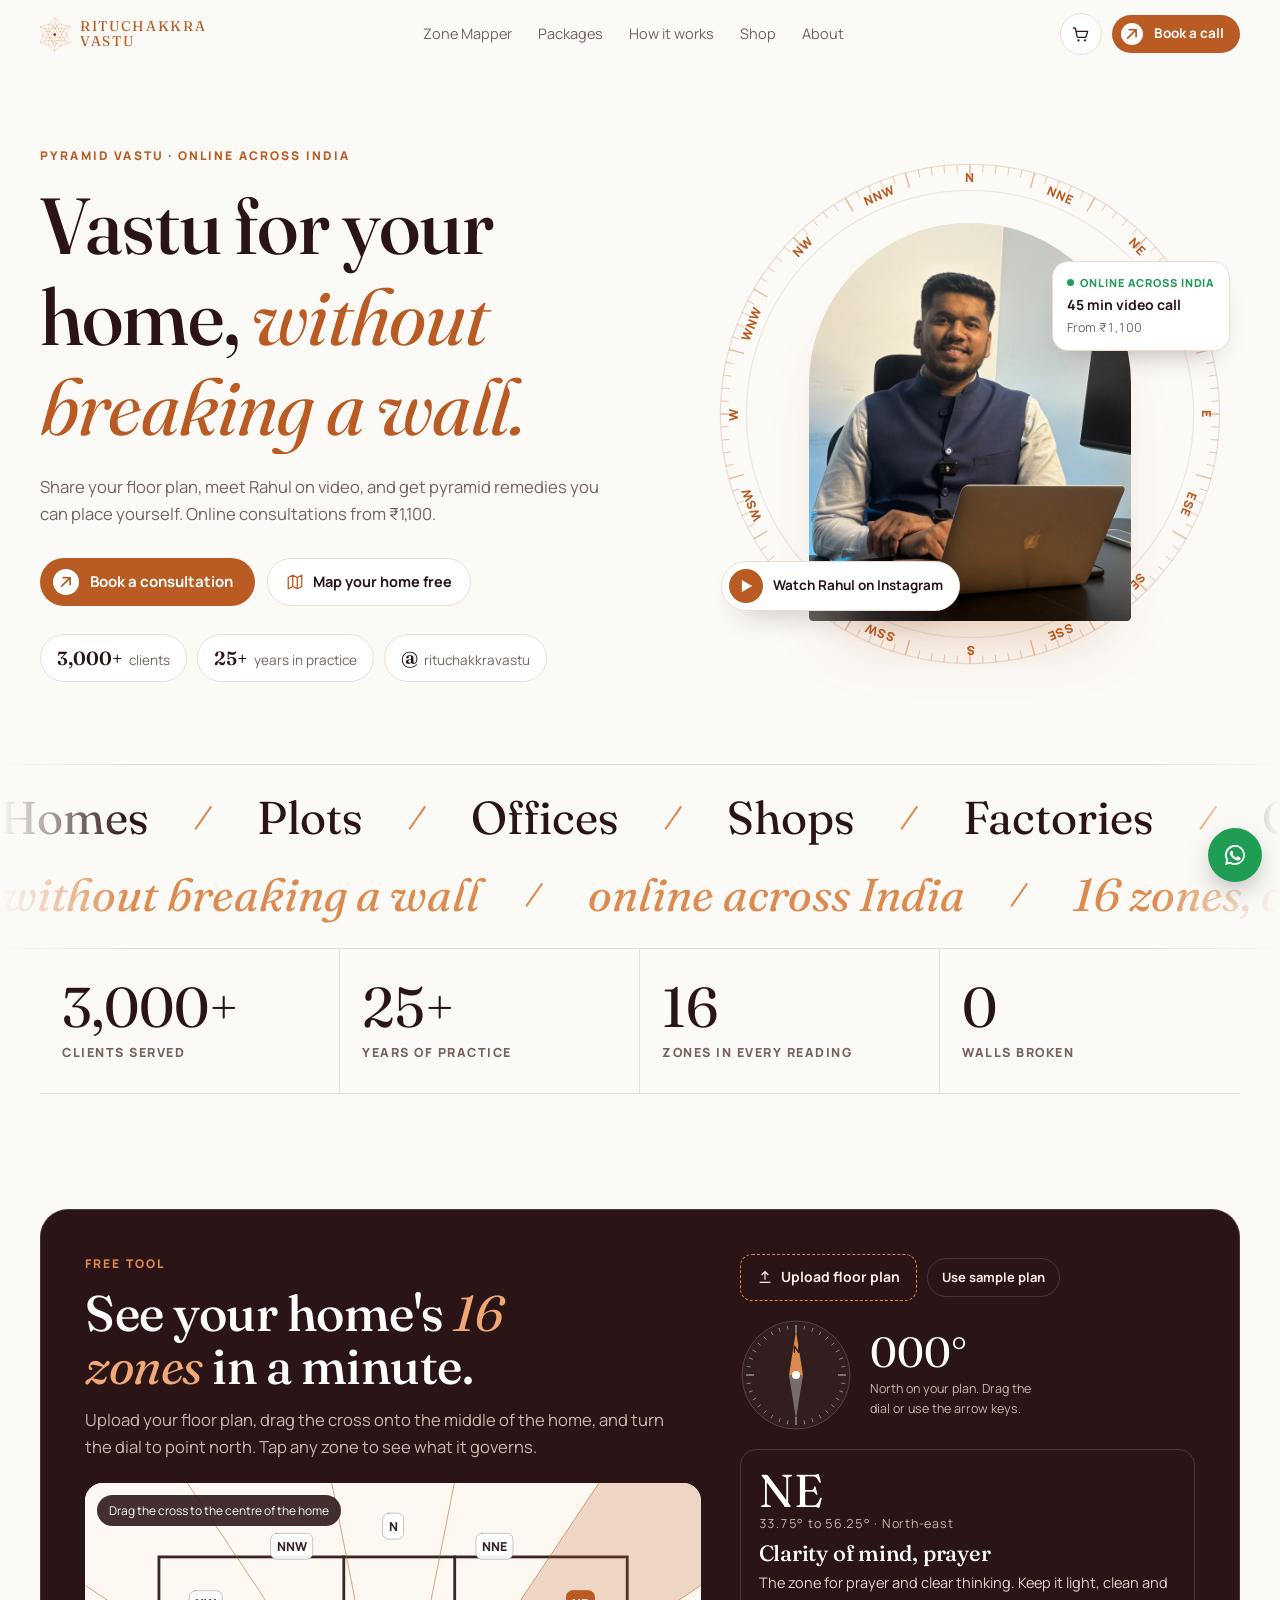
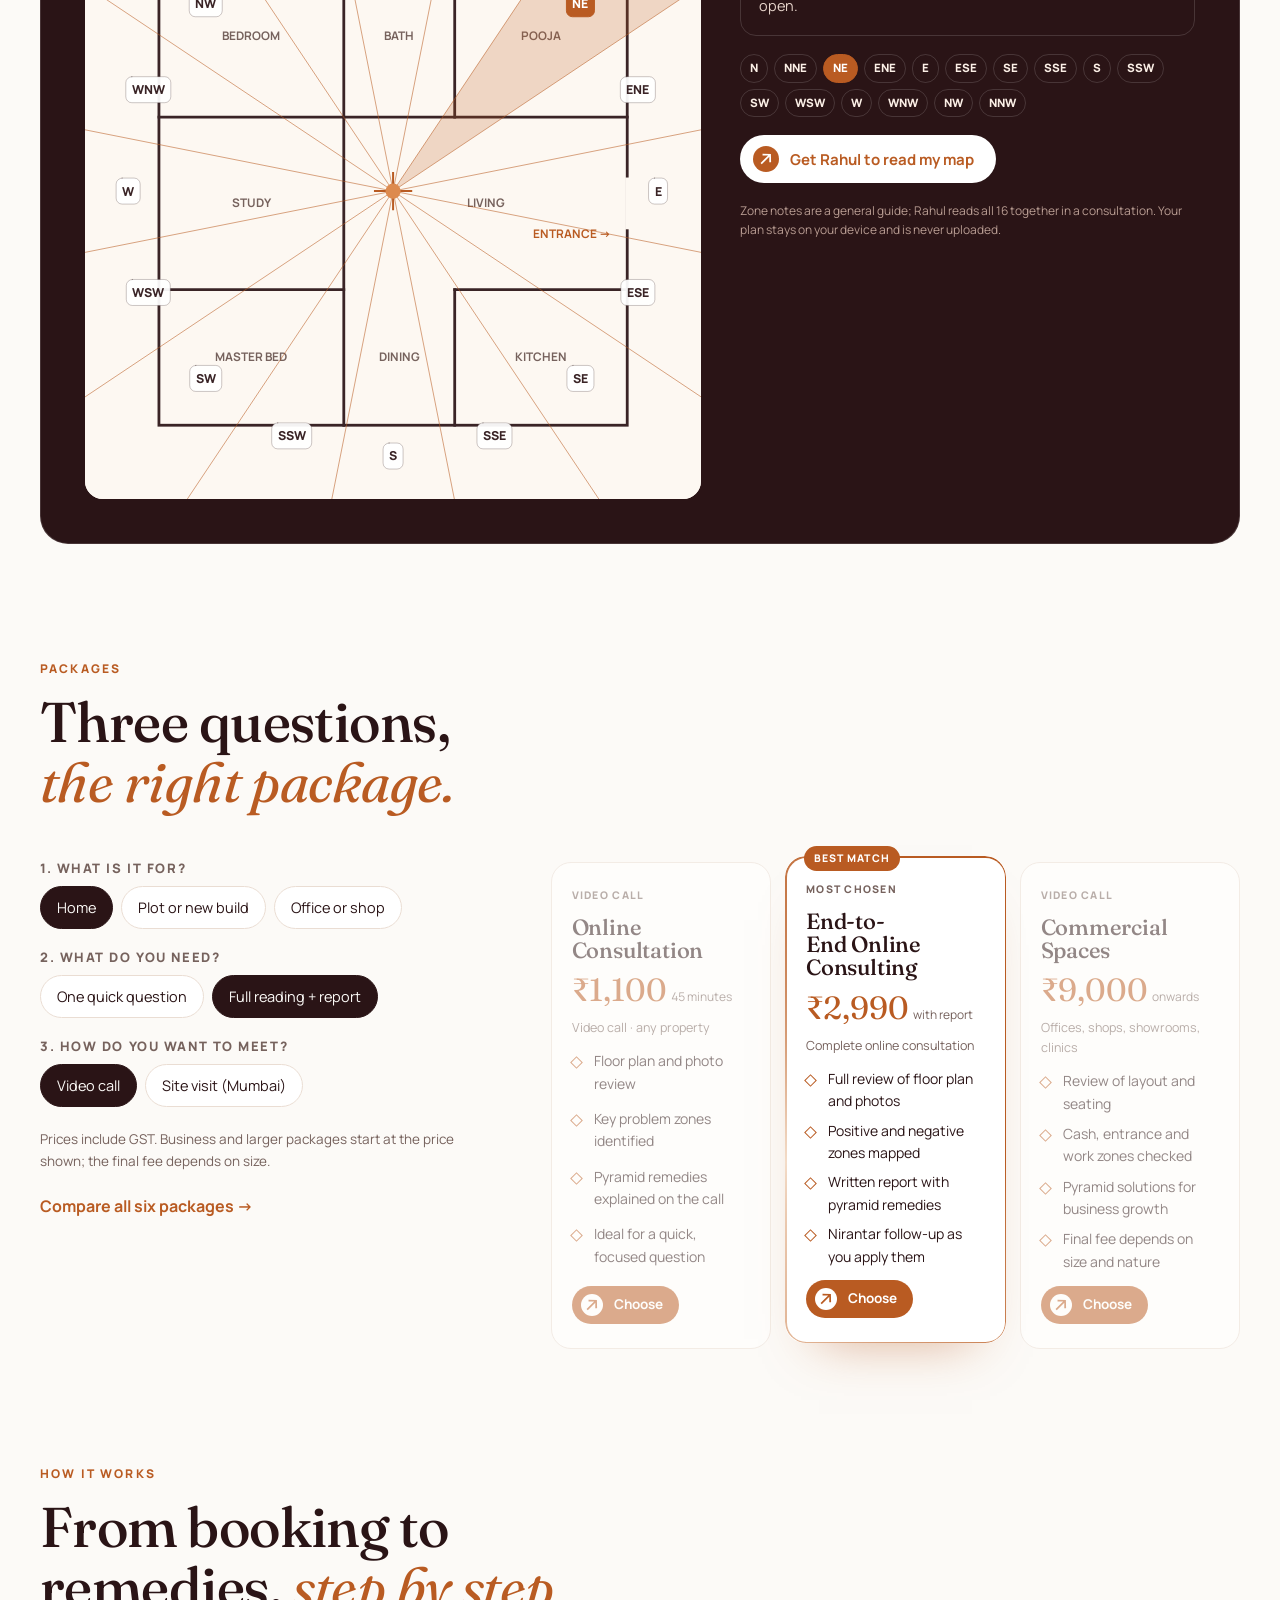
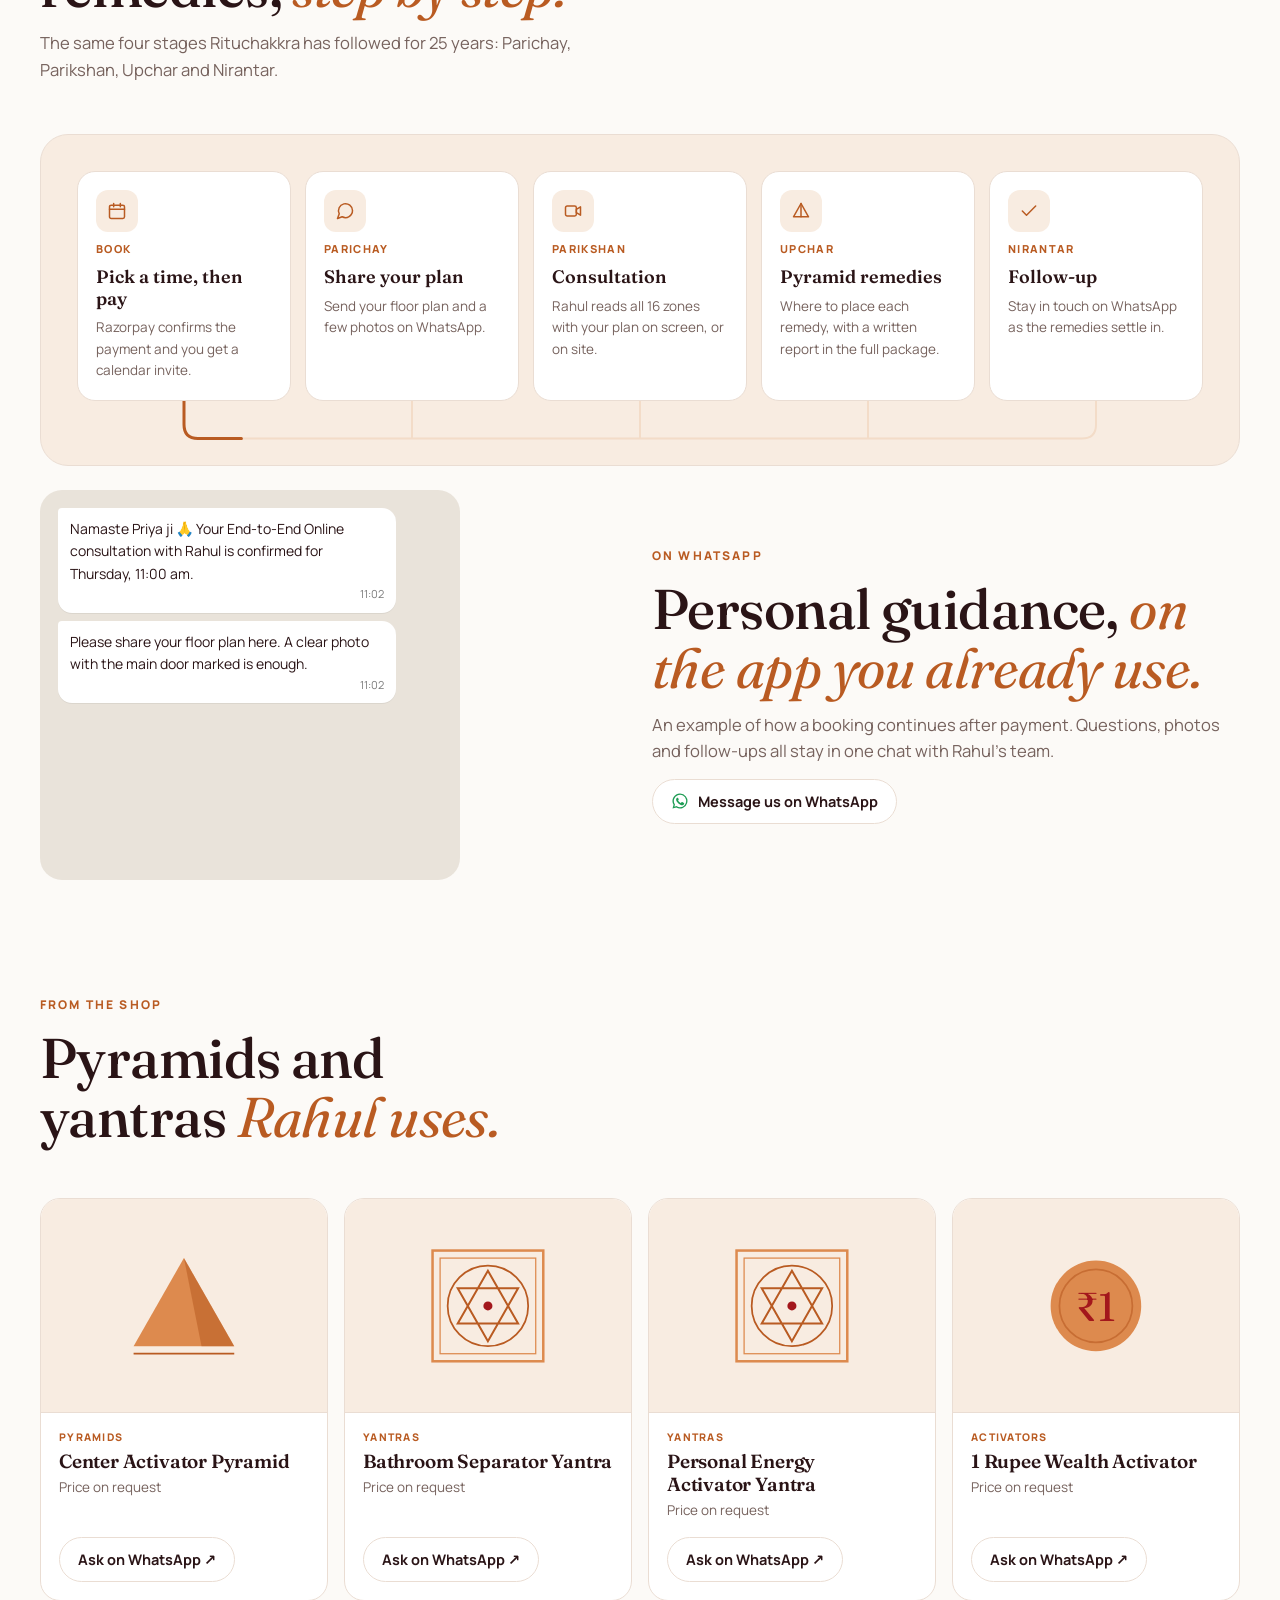
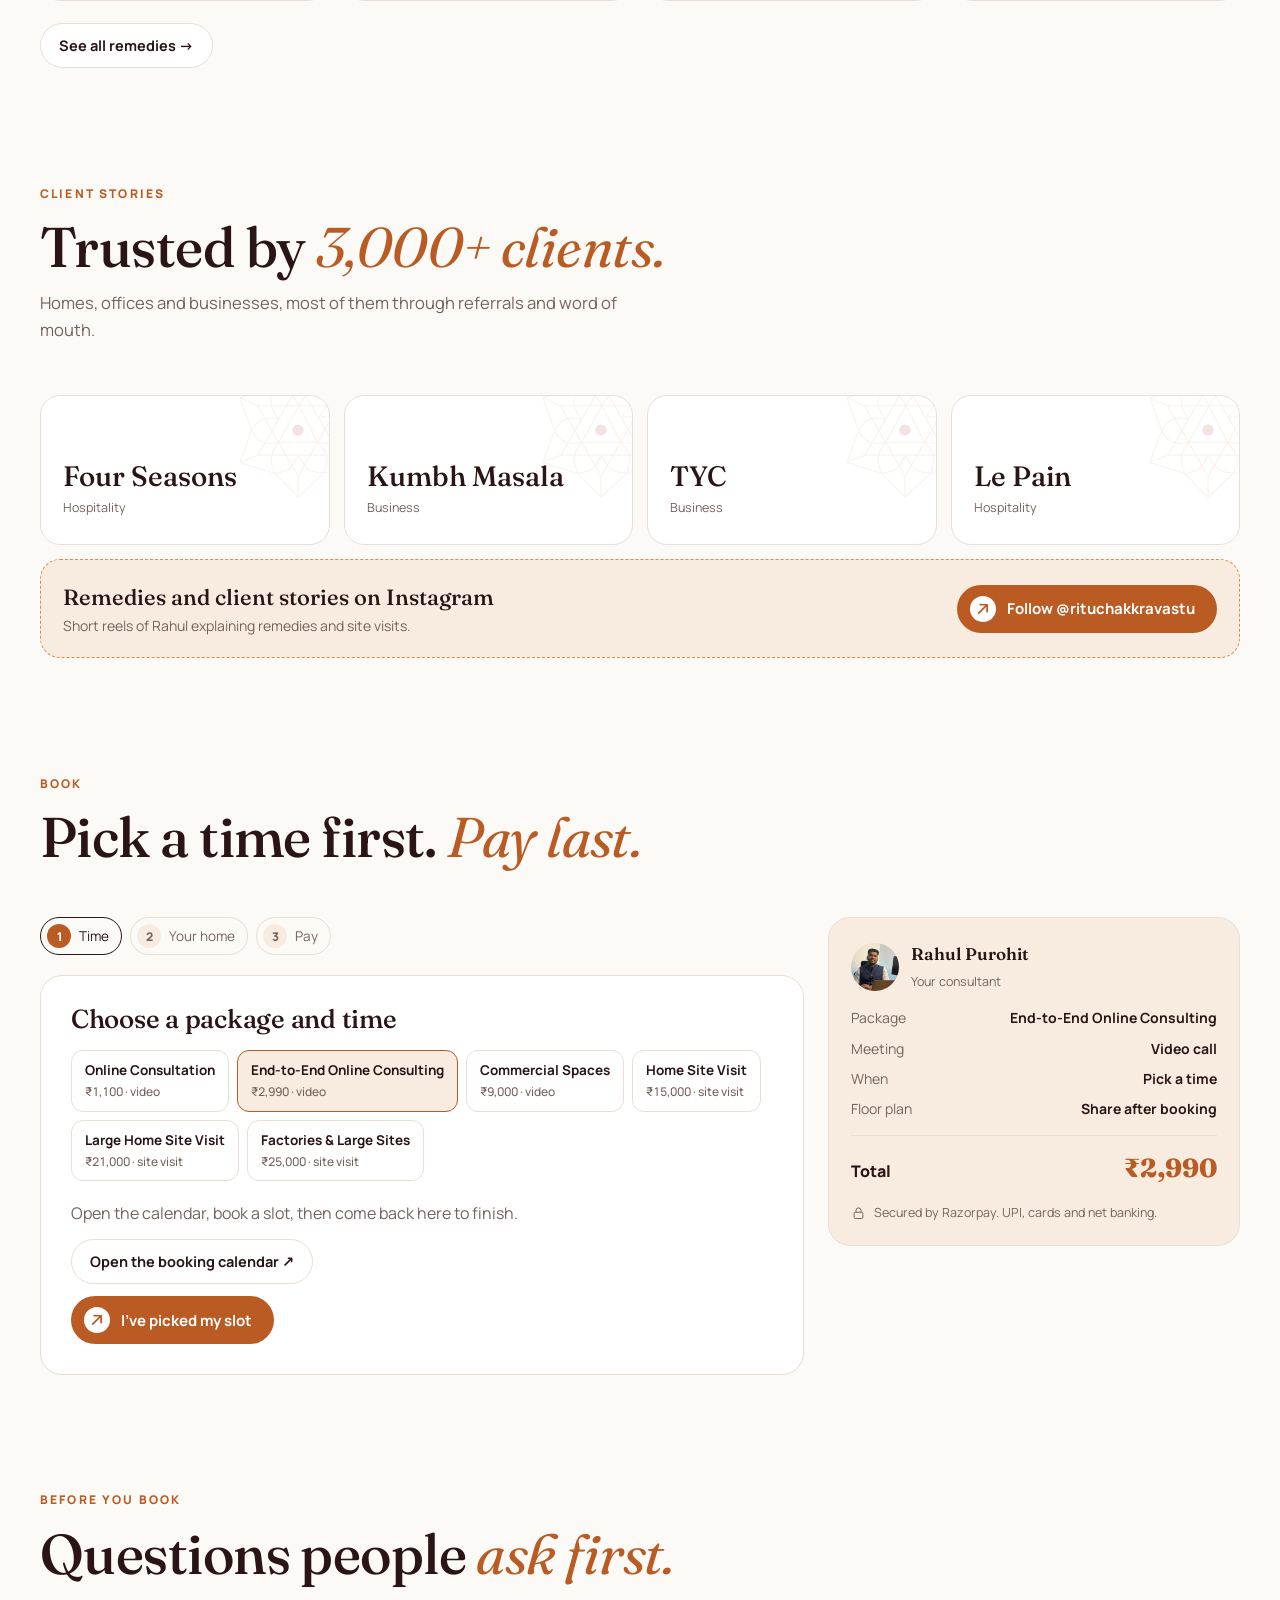
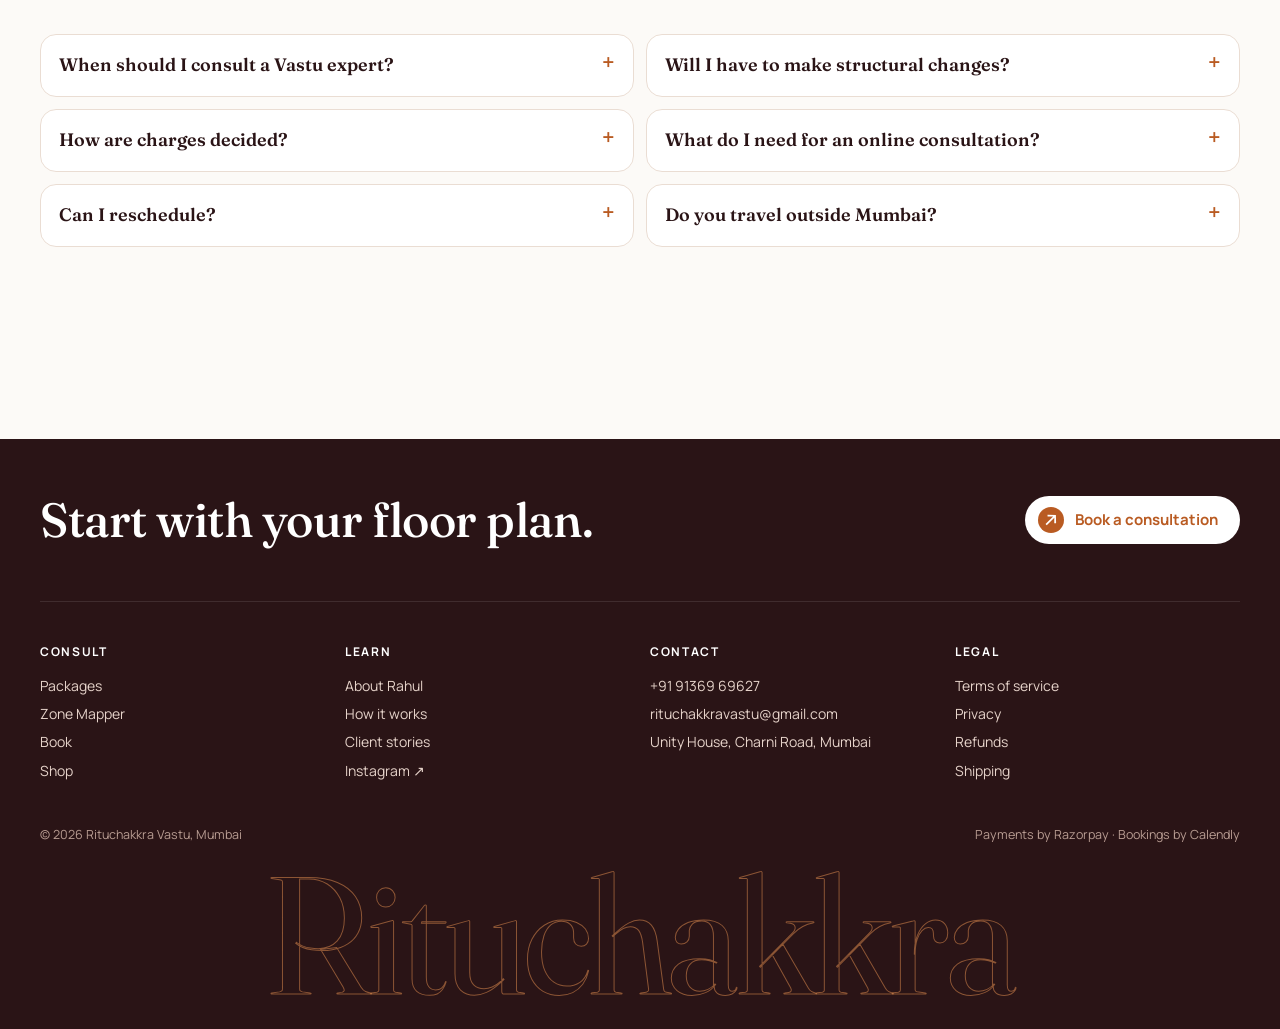
<file: policies/index.html>
<!doctype html>
<html lang="en-IN">
<head>
<meta charset="utf-8">
<meta name="viewport" content="width=device-width,initial-scale=1,viewport-fit=cover">
<title>Terms &amp; Policies · Rituchakkra Vastu</title>
<meta name="description" content="Terms of service, privacy, refund, cancellation and shipping policies for Rituchakkra Vastu.">
<link rel="canonical" href="https://rituchakkravastu.com/policies/">

<meta name="theme-color" content="#B95B22">
<link rel="icon" href="/favicon.svg" type="image/svg+xml">
<link rel="apple-touch-icon" href="/apple-touch-icon.png">
<meta property="og:type" content="website">
<meta property="og:site_name" content="Rituchakkra Vastu">
<meta property="og:locale" content="en_IN">
<meta property="og:title" content="Terms &amp; Policies · Rituchakkra Vastu">
<meta property="og:description" content="Terms of service, privacy, refund, cancellation and shipping policies for Rituchakkra Vastu.">
<meta property="og:url" content="https://rituchakkravastu.com/policies/">
<meta property="og:image" content="https://rituchakkravastu.com/og-image.jpg">
<meta property="og:image:secure_url" content="https://rituchakkravastu.com/og-image.jpg">
<meta property="og:image:type" content="image/jpeg">
<meta property="og:image:width" content="1200">
<meta property="og:image:height" content="630">
<meta property="og:image:alt" content="Rituchakkra Vastu: Vastu for your home, without breaking a wall">
<meta name="twitter:card" content="summary_large_image">
<meta name="twitter:title" content="Terms &amp; Policies · Rituchakkra Vastu">
<meta name="twitter:description" content="Terms of service, privacy, refund, cancellation and shipping policies for Rituchakkra Vastu.">
<meta name="twitter:image" content="https://rituchakkravastu.com/og-image.jpg">
<link rel="preconnect" href="https://fonts.googleapis.com">
<link rel="stylesheet" href="https://fonts.googleapis.com/css2?family=Fraunces:ital,opsz,wght@0,9..144,400;0,9..144,500;0,9..144,600;1,9..144,400;1,9..144,500&family=Manrope:wght@400;500;600;700;800&display=swap">
<link rel="stylesheet" href="/css/site.css">

</head>
<body>
<svg width="0" height="0" style="position:absolute" aria-hidden="true">
  <defs>
    <symbol id="mk" viewBox="296 136 692 786"><path fill="currentColor" fill-rule="evenodd" d="M643.0 138.5L640.5 139.0L616.5 163.5L598.5 183.5L556.5 226.5L550.5 234.0L537.5 246.5L537.0 248.0L522.5 262.0L521.5 264.0L498.5 287.5L481.5 291.5L479.0 293.0L474.5 293.5L471.0 295.0L466.0 295.5L463.0 297.5L450.5 299.5L446.5 301.5L432.0 304.5L423.0 308.0L417.5 308.5L407.0 312.0L392.5 315.0L382.5 318.5L353.0 325.5L349.0 327.5L338.0 329.5L334.0 331.5L319.0 334.5L315.0 336.5L303.5 338.5L298.5 341.0L298.5 345.0L301.5 351.0L304.0 361.0L307.5 368.5L308.5 374.0L311.5 379.5L312.5 385.5L316.0 392.5L318.5 403.0L321.0 407.0L323.5 417.0L326.5 422.5L327.5 428.0L331.0 435.5L334.0 446.0L335.5 448.0L338.5 459.0L340.5 462.0L342.5 471.0L346.5 479.5L353.0 500.5L355.5 504.5L356.5 510.0L364.5 531.5L364.5 534.0L362.0 539.0L361.5 543.0L356.5 554.5L355.5 559.5L353.5 562.5L340.5 600.5L338.5 603.5L336.0 613.0L332.0 621.5L327.5 636.5L318.5 659.0L316.5 667.0L314.0 671.5L306.5 694.0L304.0 698.5L301.5 708.5L298.5 714.5L298.5 718.0L301.5 720.0L303.5 720.0L307.5 722.0L338.5 731.0L342.0 733.0L351.5 735.0L354.5 737.0L364.5 739.0L369.5 741.5L380.0 744.0L390.5 748.0L393.0 748.0L394.0 749.0L411.5 754.0L418.5 757.0L428.0 759.0L430.0 760.5L459.0 769.0L464.0 771.5L473.5 773.5L478.5 776.0L488.0 778.0L491.5 780.0L495.5 780.5L501.5 783.0L526.5 808.0L540.0 823.0L550.0 832.0L552.0 835.0L582.0 865.0L584.5 866.5L585.0 868.0L600.5 883.0L601.5 885.0L636.0 919.5L639.5 919.0L656.0 903.0L657.0 903.0L665.5 894.0L699.0 863.5L716.5 846.0L721.0 843.0L728.5 835.0L731.0 833.5L738.5 825.5L756.0 810.0L784.5 782.5L788.5 780.5L793.5 779.5L795.5 778.0L805.5 776.0L809.0 774.0L820.0 771.5L829.5 767.5L834.0 767.0L844.0 763.0L852.5 761.0L856.0 759.0L862.0 758.0L891.0 748.0L893.5 748.0L905.5 743.5L916.0 741.0L919.5 739.0L929.0 737.0L934.0 734.5L943.0 732.5L947.0 730.5L978.0 721.5L980.0 720.0L984.5 719.0L985.5 717.5L985.0 713.0L982.0 707.5L979.0 696.5L977.5 694.5L977.0 691.0L973.0 682.0L970.5 673.0L969.0 671.0L964.0 654.5L962.0 651.5L960.0 643.5L958.0 641.0L955.0 629.5L952.0 623.5L949.5 614.5L947.0 610.0L947.0 607.0L945.0 603.5L937.0 579.5L934.0 573.5L929.5 558.5L927.5 556.0L927.0 551.5L924.0 545.5L920.5 533.0L923.0 523.5L927.5 513.0L928.0 509.0L932.0 500.0L932.5 496.0L936.0 488.0L939.0 477.5L941.0 474.0L943.0 465.5L947.0 456.5L947.0 454.0L950.0 447.5L951.5 440.5L955.0 433.0L958.0 421.5L960.0 418.5L962.0 410.5L966.0 401.5L966.0 399.0L969.5 391.0L973.0 378.5L975.0 375.5L981.5 354.0L985.0 346.5L985.0 340.5L980.0 338.5L969.5 336.5L965.0 334.5L952.0 332.0L939.5 328.0L934.5 327.5L934.0 326.5L931.0 325.5L928.0 325.5L908.0 319.5L895.5 317.0L890.0 314.5L878.0 312.5L875.0 310.5L862.0 308.0L852.0 304.5L838.0 301.5L833.5 299.5L822.5 297.5L818.5 295.5L815.5 295.5L812.5 294.0L805.5 293.0L801.5 291.0L782.0 286.5L768.0 272.5L764.5 267.5L736.0 238.0L732.0 232.5L728.0 229.5L722.5 222.5L714.5 215.0L714.0 213.5L683.0 181.0L682.0 179.0L673.5 171.0L659.0 154.5ZM508.5 781.0L515.5 780.0L520.0 778.0L536.0 776.0L540.5 774.0L554.0 771.5L560.5 768.0L566.0 767.0L585.0 757.0L590.0 753.0L600.5 742.0L603.0 743.0L633.5 795.5L633.5 907.5L632.5 908.5L558.0 834.0L555.5 830.5L538.0 814.0L535.0 809.5L508.5 783.5ZM775.5 781.5L775.5 782.5L751.0 806.0L749.5 806.5L740.0 816.5L738.5 817.0L705.0 849.5L664.5 886.5L657.0 894.5L650.5 899.5L647.5 903.5L642.0 908.5L640.0 908.0L639.5 798.0L673.0 740.0L675.0 740.0L686.5 752.5L697.5 761.0L719.5 771.5L728.0 773.5L733.0 773.5L735.5 775.0L745.5 777.0L762.0 778.0ZM638.0 682.5L639.5 683.5L649.5 700.5L659.5 719.5L668.5 731.5L669.0 734.0L658.5 753.0L654.5 758.5L652.0 764.5L644.5 776.0L643.0 780.0L640.5 783.0L639.0 787.0L636.5 788.5L631.0 780.0L619.0 757.5L611.5 746.0L606.5 736.0L619.0 717.5L620.0 714.5L629.0 700.0L629.0 698.5L633.0 692.0L636.0 684.5ZM789.0 773.0L792.0 763.0L799.5 745.0L805.0 721.5L805.0 714.0L806.5 707.0L806.5 696.5L805.0 683.0L803.0 678.5L804.5 676.5L877.5 676.5L889.5 681.0L892.5 683.0L899.5 685.0L907.0 689.0L925.0 695.5L931.5 699.0L937.0 700.5L940.0 702.5L970.0 714.0L972.5 716.0L971.0 718.0L963.0 719.5L937.0 728.5L934.0 728.5L925.0 732.5L918.5 733.5L896.0 741.5L886.5 743.5L877.0 747.5L872.5 748.0L868.5 750.0L851.5 754.5L849.5 756.0L839.0 758.5L834.0 761.0L826.5 762.5L807.0 769.5L796.5 772.0L792.0 774.0L790.0 774.0ZM709.5 677.0L795.0 676.5L797.5 678.5L800.5 691.5L800.5 713.0L799.5 716.0L799.5 721.5L796.5 730.5L794.0 743.5L790.5 750.5L790.0 754.0L786.0 763.0L783.5 772.0L780.5 776.0L767.5 773.5L744.5 771.5L740.5 769.5L735.5 769.5L719.5 765.5L716.0 763.0L707.5 760.0L695.5 752.0L687.5 745.5L678.5 735.0L678.0 731.0ZM643.5 678.0L645.0 676.5L700.5 676.5L701.5 679.0L693.5 691.0L682.5 711.5L678.5 717.0L677.0 721.0L674.5 725.0L672.5 726.0L665.0 716.5L655.0 699.0L654.0 695.5L650.5 691.0ZM574.0 676.5L631.5 676.5L632.5 677.5L628.5 687.0L615.5 709.5L613.5 714.5L603.5 729.0L601.0 727.5L589.5 706.5L585.5 701.0L585.0 698.5L572.5 678.0ZM486.5 678.0L488.0 676.5L564.5 677.0L570.5 686.0L577.5 699.5L579.5 701.5L586.5 715.0L590.5 720.5L591.5 724.0L594.0 726.5L594.5 729.0L598.5 735.0L597.5 737.0L589.5 745.5L575.0 756.0L568.5 758.5L565.5 761.0L557.5 763.0L553.5 765.5L535.5 769.5L531.0 771.5L520.5 772.5L507.5 776.0L503.5 776.0L500.0 770.0L497.0 759.0L495.0 756.5L489.0 737.0L486.0 719.5L484.0 714.5L483.5 691.0ZM311.0 716.0L312.5 714.5L342.5 703.0L346.5 700.5L353.5 698.5L358.5 695.5L365.0 694.0L372.0 690.0L376.5 689.0L384.0 685.0L390.0 683.5L406.0 676.5L479.5 676.5L480.5 677.5L480.5 680.0L479.0 684.5L477.5 696.0L478.5 716.5L479.5 717.5L480.5 724.0L481.5 725.0L484.5 742.0L495.5 773.5L493.5 774.5L485.5 771.5L482.5 771.5L473.5 767.5L467.5 766.5L457.0 762.5L451.5 761.5L445.0 758.5L435.5 756.5L432.0 754.5L424.5 753.0L397.0 743.5L387.5 741.5L378.0 737.5L375.0 737.5L367.0 734.0L359.0 732.5L337.0 724.5L326.0 722.0L321.0 719.5L311.5 717.5ZM714.0 668.0L716.5 665.0L727.5 644.5L735.0 633.0L742.0 619.5L746.5 613.0L748.5 608.0L751.0 606.5L764.5 622.5L783.5 648.5L794.0 669.0L792.5 670.5L715.5 670.5L714.0 669.5ZM523.0 607.0L524.0 606.5L525.5 607.5L527.5 613.0L537.0 628.0L542.5 639.0L546.0 643.5L557.5 665.0L560.0 667.5L560.0 669.5L559.0 670.5L490.5 670.5L489.0 669.0L499.0 645.5ZM515.5 605.5L515.5 607.5L496.5 637.5L484.5 664.0L484.0 668.0L482.0 670.5L412.5 670.5L411.0 669.0L432.5 633.0L446.5 607.5L450.0 606.5L459.5 608.5L480.5 608.5L484.5 607.5L503.0 607.0L512.5 605.0ZM758.5 604.5L761.0 604.0L762.0 605.0L766.0 605.0L768.5 606.0L790.0 607.0L798.0 608.5L824.5 608.5L834.5 606.5L837.0 607.0L872.5 669.0L871.0 670.5L802.0 670.5L800.0 669.0L799.0 665.0L795.0 659.0L794.0 654.5L792.0 652.5L789.5 646.0L770.0 619.5L758.5 606.0ZM530.5 603.5L531.5 602.5L743.0 602.5L744.0 604.5L717.5 649.5L716.5 653.0L713.0 657.5L707.5 668.0L705.0 670.5L569.5 670.5L566.5 668.0L551.0 639.5L532.0 608.0ZM915.5 542.0L917.5 542.5L923.0 559.0L925.5 563.5L926.0 567.0L935.5 592.0L936.5 597.0L940.5 605.5L942.5 614.0L944.5 617.0L951.5 639.0L959.5 658.5L960.5 664.0L964.5 672.5L966.5 681.0L976.5 706.5L977.0 709.5L976.0 710.5L959.0 703.5L954.5 702.5L952.0 700.5L944.0 698.0L937.5 694.5L934.0 694.0L927.5 690.5L923.0 689.5L913.0 684.5L908.0 683.5L905.5 681.5L882.5 672.5L879.5 669.0L858.0 630.5L854.5 626.0L852.0 620.0L844.0 607.5L844.0 605.0L845.5 603.5L848.0 603.5L855.0 601.0L859.5 598.0L863.0 597.0L879.5 586.0L881.0 583.5L897.0 567.5ZM369.5 542.0L382.5 562.0L390.5 571.0L390.5 572.0L392.5 573.0L402.0 583.5L410.5 590.5L415.0 592.5L419.5 596.0L429.5 601.0L439.5 604.0L439.5 608.0L430.5 622.5L415.5 650.0L411.5 655.5L404.5 669.0L402.0 672.0L387.5 678.5L383.0 679.5L375.5 683.5L368.5 685.5L367.0 687.0L357.5 690.0L351.0 693.5L341.5 696.5L341.0 697.5L332.0 700.5L329.0 702.5L307.5 710.5L307.0 708.5L308.0 704.5L310.0 701.0L310.0 699.0L318.0 679.0L319.0 674.0L321.0 671.0L323.0 663.0L333.5 636.5L334.0 632.5L336.0 629.5L338.0 621.5L340.0 618.5L347.0 597.0L351.0 588.0L353.0 580.0L355.0 577.0L357.5 567.5L361.0 561.0L362.0 555.5L364.0 552.0L366.5 543.5L367.5 542.0ZM487.0 541.5L518.0 595.0L518.0 598.0L509.0 600.5L495.5 601.5L493.5 602.5L456.0 602.5L452.0 601.5L451.0 600.0L473.5 560.5L477.5 555.0L485.0 541.0ZM793.0 532.0L794.5 533.0L798.5 539.5L802.5 548.0L804.5 550.0L830.5 596.5L832.5 598.5L833.0 600.0L832.0 601.5L826.0 603.0L819.5 602.0L800.5 602.0L796.0 603.0L790.0 601.5L772.5 601.0L767.5 599.5L757.5 598.5L756.0 597.0L756.0 595.0L766.0 579.0L766.5 576.5L770.0 572.0L777.0 558.5L781.0 553.0L781.0 551.5ZM442.0 466.5L444.5 468.0L447.5 472.5L455.0 487.0L458.5 491.5L478.0 527.0L482.0 532.5L481.5 535.0L475.5 544.5L471.5 553.0L464.5 563.5L453.5 584.0L449.5 589.5L447.5 594.5L443.5 599.0L439.5 598.5L429.5 594.5L416.0 586.5L405.0 577.5L402.5 576.5L388.0 559.0L372.0 535.5L371.5 533.5L372.0 531.0L374.5 528.0L376.5 523.5L394.0 499.0L397.0 497.0L408.0 485.0L413.0 482.5L418.0 478.0L432.0 470.0ZM452.0 464.5L463.0 463.0L487.0 463.0L507.0 466.0L518.0 470.0L518.5 471.0L487.0 525.5L485.0 526.0L484.0 525.0L482.0 520.0L480.0 518.0L467.5 494.5L465.0 492.0L462.5 486.0L451.0 467.0ZM834.0 461.5L839.0 462.0L848.5 465.5L858.0 471.0L866.5 478.0L871.0 480.5L891.0 502.5L901.5 516.0L912.5 532.5L912.5 535.0L906.0 545.0L890.5 565.5L880.0 577.5L866.0 588.0L848.0 597.5L843.0 599.0L839.5 598.5L835.5 593.0L835.0 590.5L830.5 584.0L804.0 536.5L797.0 525.5L800.0 518.5L809.0 504.5L831.0 465.0ZM760.0 457.5L799.0 456.0L812.0 457.0L816.5 458.5L825.0 459.5L826.0 460.5L825.5 463.0L794.0 517.5L792.0 517.0L779.0 493.0L777.0 491.0L770.0 477.5L759.5 460.5ZM643.0 397.0L654.5 419.5L654.5 421.0L658.5 427.0L670.5 452.0L671.5 452.5L673.5 458.5L677.5 464.0L684.5 479.5L694.5 497.5L704.5 518.5L706.0 520.0L708.5 527.0L712.5 532.5L712.5 534.0L716.0 539.5L728.0 565.0L730.5 568.0L734.5 577.0L736.0 578.5L736.5 581.5L740.5 587.5L743.5 595.5L742.5 596.5L532.0 596.5L531.0 595.5L532.0 592.0L535.5 587.0L543.0 572.0L545.0 570.0L553.5 553.5L555.5 551.5L557.0 547.0L566.0 532.5L568.0 527.5L590.0 489.5L592.0 484.5L593.5 483.5L596.5 476.5L600.0 471.5L602.0 466.5L604.0 464.5L611.0 450.5L615.0 445.0L615.5 442.5L618.0 439.5L636.0 406.0L639.0 402.0L640.0 399.0ZM865.0 392.5L865.0 394.5L830.0 454.5L825.0 454.5L818.0 452.5L811.0 452.5L809.0 451.5L796.0 450.0L779.5 451.5L773.0 451.0L769.0 452.5L763.5 452.5L762.0 451.0L785.0 423.5L786.0 420.5L794.0 409.5L795.0 406.0L799.0 400.0L801.0 393.5L802.5 392.0ZM635.5 392.0L636.5 393.0L624.5 413.5L623.5 417.0L620.5 421.0L613.5 435.0L611.0 437.5L609.0 443.0L596.5 463.5L594.5 468.5L572.5 506.5L561.0 528.5L558.0 532.5L555.5 538.5L551.5 544.0L551.5 545.5L534.5 574.5L526.0 591.0L523.5 592.0L490.0 535.0L490.0 532.5L493.5 526.0L497.0 521.5L500.0 514.5L526.0 471.0L533.5 456.5L537.0 452.0L538.0 448.5L541.0 445.0L548.0 431.5L555.0 421.0L566.5 399.5L572.0 392.0ZM795.0 393.0L795.0 395.0L790.5 401.5L790.0 404.5L776.0 425.0L754.5 449.5L752.5 448.0L721.5 394.5L722.5 392.0L792.5 391.5ZM649.5 392.0L713.0 392.0L723.5 410.5L725.5 412.5L727.5 417.5L734.0 427.5L737.5 435.0L740.0 438.0L757.5 469.5L759.5 471.5L761.5 477.0L764.5 480.5L766.0 484.5L789.5 524.0L789.5 525.5L770.5 557.5L770.5 559.0L767.0 563.5L755.5 585.0L750.5 592.0L748.5 591.0L745.0 582.5L743.0 580.5L742.0 577.0L735.5 564.0L732.5 560.0L721.0 535.5L703.5 503.0L701.0 496.0L695.5 487.5L682.0 459.0L680.0 457.0L671.5 438.5L670.0 437.0L663.0 422.0L661.0 420.0L659.0 414.5L648.0 394.0ZM562.5 392.0L563.0 394.0L542.5 428.5L535.5 442.5L532.5 446.0L524.5 460.5L522.5 460.5L502.0 428.0L502.0 426.5L499.0 423.0L490.5 404.0L487.5 393.0L488.5 392.0L493.5 391.5ZM409.0 393.0L410.0 392.0L480.0 392.0L482.0 394.5L484.5 404.5L487.0 408.5L489.0 415.0L495.5 429.0L515.5 461.5L514.0 462.5L508.5 460.5L492.0 459.0L483.0 456.5L465.0 456.5L461.0 458.5L447.0 459.5L439.5 447.5L434.0 436.5L430.0 431.0L428.5 427.0L426.5 425.0L415.0 403.5L411.5 399.0ZM307.5 349.0L309.5 349.0L322.5 356.0L337.5 362.0L368.5 377.0L372.5 378.0L378.5 381.5L385.0 383.5L388.5 386.0L398.5 390.0L404.5 398.0L424.5 434.0L428.0 438.5L430.5 444.5L432.5 446.5L435.5 453.0L439.5 458.5L438.0 462.0L424.0 467.5L415.0 472.5L407.0 478.5L404.0 482.5L398.5 486.0L381.5 505.5L371.0 520.5L369.5 524.0L368.5 524.0L366.5 521.5L361.0 504.0L357.0 495.0L356.0 489.5L353.0 484.0L351.0 475.0L347.0 466.5L346.5 462.5L342.0 452.0L342.0 449.5L338.0 441.0L336.0 432.5L334.0 429.5L331.0 418.5L329.0 415.5L327.0 407.0L323.0 399.0L323.0 396.0L321.0 390.0L319.5 388.0L311.5 363.0L310.0 361.0L307.0 351.5ZM975.5 348.5L977.0 349.5L977.0 351.5L975.5 354.0L974.5 359.5L966.5 380.0L964.5 389.0L961.5 395.0L959.5 403.0L958.0 405.0L955.5 414.5L953.5 418.0L940.5 458.0L936.5 467.0L936.0 471.0L928.0 492.0L926.0 500.0L923.5 504.5L921.0 515.0L916.0 525.5L892.5 494.5L879.0 480.5L875.5 478.5L870.5 472.5L864.5 468.5L863.0 466.5L849.5 459.5L847.0 459.5L844.0 457.5L838.5 456.5L837.5 454.5L868.0 402.0L869.0 399.0L875.0 390.5ZM575.5 384.0L589.5 361.0L592.0 355.0L594.0 353.0L600.0 341.5L602.5 338.0L605.0 338.0L611.5 347.0L613.5 348.5L621.5 360.5L631.0 377.0L633.0 379.0L635.5 385.0L634.0 386.0L577.5 386.0ZM708.5 384.0L706.5 386.0L650.5 386.0L648.5 384.5L659.0 365.5L667.5 354.0L669.0 350.5L671.5 348.5L680.0 337.5L682.5 338.5ZM789.5 295.0L792.0 294.5L796.5 295.5L801.0 297.5L813.5 300.0L848.0 310.0L851.5 310.0L858.5 313.0L870.0 315.0L877.5 318.0L884.5 319.0L904.5 325.0L909.0 325.5L913.0 327.5L925.5 330.0L938.0 334.0L941.5 334.0L952.5 338.0L959.5 339.0L960.5 340.0L970.0 342.0L971.5 343.5L970.0 345.0L959.0 349.0L955.5 351.5L952.5 352.0L930.0 362.0L923.5 364.0L919.5 366.5L917.5 366.5L909.5 370.5L901.5 373.0L897.5 375.5L891.0 377.5L873.5 385.5L806.0 386.0L804.5 385.0L806.0 372.0L807.0 370.5L807.0 360.0L805.5 353.5L805.0 343.5L799.0 320.0L796.5 316.0L796.0 312.5L792.0 304.5ZM495.5 295.0L495.5 297.5L489.0 312.0L486.5 323.0L484.5 326.5L484.5 329.5L481.5 339.5L481.5 343.0L480.0 346.0L480.0 349.5L478.0 354.5L478.5 363.0L477.5 375.0L479.5 384.5L477.5 386.0L400.5 385.5L396.0 382.5L392.0 381.5L362.0 367.0L359.0 366.5L352.0 362.5L335.0 355.5L330.0 352.5L326.0 351.5L321.5 348.5L313.5 345.5L312.0 344.0L313.5 342.0L331.0 338.0L342.0 334.0L345.5 334.0L358.0 330.0L372.5 327.0L380.5 324.0L388.0 323.0L392.0 321.0L403.0 319.0L414.5 315.0L425.5 313.0L431.5 310.5L444.0 308.0L456.0 304.0L459.5 304.0L471.0 300.0L474.0 300.0L481.0 297.5L485.5 297.0L490.0 295.0ZM781.0 293.5L783.5 296.0L786.0 304.5L790.0 312.5L790.5 316.0L792.5 321.0L794.0 322.5L796.5 335.0L799.5 343.5L801.0 358.0L800.5 367.0L801.5 370.5L800.5 372.5L800.5 377.5L798.0 385.0L796.5 386.0L717.5 385.5L715.0 383.0L712.0 376.5L708.5 372.0L707.0 368.0L686.5 333.5L687.5 329.5L698.5 320.0L704.0 316.5L728.5 304.5L733.0 304.0L744.0 300.0L749.5 299.5L764.5 295.0L769.0 295.0L778.0 293.0ZM502.5 294.0L505.5 293.0L515.5 295.0L520.5 295.0L556.0 304.5L578.0 315.0L598.5 330.5L598.5 332.5L594.0 341.0L590.5 345.5L583.5 359.0L567.5 385.5L487.5 386.0L485.0 384.5L483.5 377.0L484.5 352.0L486.0 348.5L486.0 344.5L489.0 335.0L489.0 332.0L493.0 321.0L493.5 316.5L497.0 309.5L498.0 304.5ZM642.0 270.0L644.0 271.5L669.5 317.0L677.5 329.5L677.5 331.0L666.0 344.5L656.5 358.0L643.0 381.5L640.0 379.5L633.0 367.0L618.0 344.5L607.0 332.0L607.5 328.5ZM646.0 151.0L647.0 151.0L677.5 183.5L678.0 185.0L697.0 204.0L697.5 205.5L718.0 226.5L718.5 228.0L735.5 245.5L742.0 253.5L772.0 284.5L773.5 287.0L773.0 288.5L759.0 290.5L726.0 299.5L701.5 310.5L690.5 318.5L684.5 325.0L681.0 324.0L663.0 291.5L660.5 289.0L652.0 272.5L650.0 271.0L649.5 268.5L645.0 261.0L645.0 152.0ZM638.0 151.0L639.0 152.5L639.0 262.0L603.5 324.0L602.0 325.5L600.0 325.5L595.0 319.5L575.5 306.5L567.5 304.0L559.0 299.5L532.5 293.0L528.0 291.0L509.5 288.5L508.5 286.5L513.5 280.5L527.0 267.5L544.0 248.5L558.0 235.0L562.0 229.5L589.5 202.0L591.5 198.5Z"/><circle cx="636.2" cy="529.8" r="32.5" fill="var(--dot)"/></symbol>
    <symbol id="i-ar" viewBox="0 0 14 15"><path fill="currentColor" d="M13.376 11.552l-.264-10.44-10.44-.24.024 2.28 6.96-.048L.2 12.56l1.488 1.488 9.432-9.432-.048 6.912 2.304.024z"/></symbol>
    <symbol id="i-cart" viewBox="0 0 24 24"><path d="M3 4h2.5l2.2 10.4a1.6 1.6 0 0 0 1.6 1.3h8.3a1.6 1.6 0 0 0 1.6-1.2L21 8H6.3" fill="none" stroke="currentColor" stroke-width="1.6" stroke-linecap="round" stroke-linejoin="round"/><circle cx="9.5" cy="19.5" r="1.4" fill="currentColor"/><circle cx="17.5" cy="19.5" r="1.4" fill="currentColor"/></symbol>
    <symbol id="i-menu" viewBox="0 0 24 24"><path d="M4 8h16M4 16h16" stroke="currentColor" stroke-width="1.6" stroke-linecap="round"/></symbol>
    <symbol id="i-x" viewBox="0 0 24 24"><path d="M6 6l12 12M18 6 6 18" stroke="currentColor" stroke-width="1.6" stroke-linecap="round"/></symbol>
    <symbol id="i-lock" viewBox="0 0 24 24"><rect x="5" y="10" width="14" height="10" rx="2" fill="none" stroke="currentColor" stroke-width="1.6"/><path d="M8 10V7a4 4 0 0 1 8 0v3" fill="none" stroke="currentColor" stroke-width="1.6"/></symbol>
    <symbol id="i-map" viewBox="0 0 24 24"><path d="M3 6l6-3 6 3 6-3v15l-6 3-6-3-6 3z M9 3v15 M15 6v15"/></symbol>
    <symbol id="i-wa" viewBox="0 0 24 24"><path d="M12 2a10 10 0 0 0-8.6 15.1L2 22l5-1.3A10 10 0 1 0 12 2Zm0 18.2a8.2 8.2 0 0 1-4.2-1.2l-.3-.2-3 .8.8-2.9-.2-.3A8.2 8.2 0 1 1 12 20.2Zm4.5-6.1c-.2-.1-1.5-.7-1.7-.8s-.4-.1-.6.1-.7.8-.8 1-.3.2-.5.1a6.7 6.7 0 0 1-3.3-2.9c-.2-.4.2-.4.7-1.3a.5.5 0 0 0 0-.4l-.8-1.8c-.2-.5-.4-.4-.6-.4h-.5a1 1 0 0 0-.7.3 3 3 0 0 0-.9 2.2 5.2 5.2 0 0 0 1.1 2.7 11.8 11.8 0 0 0 4.5 4c1.7.7 2.3.8 3.2.6a2.7 2.7 0 0 0 1.8-1.2 2.2 2.2 0 0 0 .1-1.3c0-.1-.2-.2-.5-.3Z"/></symbol>
    <symbol id="i-play" viewBox="0 0 12 14"><path d="M0 0l12 7-12 7z"/></symbol>
    <symbol id="i-up" viewBox="0 0 24 24"><path d="M12 16V4M7 9l5-5 5 5M4 20h16"/></symbol>
  </defs>
</svg>

<div class="cbar" id="cbar" hidden><span id="cbar-txt"></span><button id="cbar-x" aria-label="Hide this note">×</button></div>

<nav class="top g" id="topbar" aria-label="Main">
  <div class="wrap navin">
    <a class="brand" href="/" aria-label="Rituchakkra Vastu, home"><svg aria-hidden="true" style="color:var(--mark)"><use href="#mk"/></svg><span>RITUCHAKKRA<br>VASTU</span></a>
    <div class="links">
      <a href="/#mapper">Zone Mapper</a>
      <a href="/consultations/">Packages</a>
      <a href="/#how">How it works</a>
      <a href="/shop/">Shop</a>
      <a href="/about/">About</a>
    </div>
    <div class="navr">
      <button class="ib" id="cart-btn" aria-label="Open cart"><svg><use href="#i-cart"/></svg><span class="badge" id="cart-count" hidden>0</span></button>
      <a class="button sm" href="/book/"><span class="bi"><svg><use href="#i-ar"/></svg><svg><use href="#i-ar"/></svg></span>Book a call</a>
      <button class="ib burger" id="burger" aria-label="Open menu"><svg><use href="#i-menu"/></svg></button>
    </div>
  </div>
</nav>

<div class="mnav" id="mnav" aria-hidden="true">
  <button class="ib" id="mclose" aria-label="Close menu"><svg><use href="#i-x"/></svg></button>
  <a href="/">Home</a><a href="/#mapper">Zone Mapper</a><a href="/consultations/">Packages</a><a href="/#how">How it works</a><a href="/shop/">Shop</a><a href="/about/">About</a><a href="/contact/">Contact</a>
  <a class="button light" href="/book/"><span class="bi"><svg><use href="#i-ar"/></svg><svg><use href="#i-ar"/></svg></span>Book a consultation</a>
</div>

<main id="main">

<!-- ================= HOME ================= -->
<div data-view="home" hidden>
  <header class="hero g">
    <div class="wrap">
      <div>
        <div class="label" style="animation:fade .8s both">Pyramid Vastu · Online across India</div>
        <h1><span class="ln"><span>Vastu for your</span></span><span class="ln"><span>home, <em>without</em></span></span><span class="ln"><span><em>breaking a wall.</em></span></span></h1>
        <p class="lede">Share your floor plan, meet Rahul on video, and get pyramid remedies you can place yourself. Online consultations from <span id="from-price">₹1,100</span>.</p>
        <div class="ctas">
          <a class="button" href="/book/"><span class="bi"><svg><use href="#i-ar"/></svg><svg><use href="#i-ar"/></svg></span>Book a consultation</a>
          <a class="ghost" href="/#mapper"><svg><use href="#i-map"/></svg>Map your home free</a>
        </div>
        <div class="trust">
          <span class="tp"><b>3,000+</b>clients</span>
          <span class="tp"><b>25+</b>years in practice</span>
          <a class="tp" id="ig-pill" target="_blank" rel="noopener" href="#"><b>@</b>rituchakkravastu</a>
        </div>
      </div>
      <div class="stage" aria-hidden="false">
        <svg class="ring" viewBox="0 0 400 420" aria-hidden="true"><g class="r1" id="ring"></g></svg>
        <div class="arch"><img loading="lazy" src="/images/consultant.jpg" alt="Rahul Purohit, Pyramid Vastu consultant" width="720" height="900"></div>
        <div class="slot-chip"><span class="live"><i></i>Online across India</span><b>45 min video call</b><span>From <span class="num" id="chip-price">₹1,100</span></span></div>
        <a class="reel-chip" id="reel-chip" target="_blank" rel="noopener" href="#"><span><svg><use href="#i-play"/></svg></span>Watch Rahul on Instagram</a>
      </div>
    </div>
  </header>

  <div class="band" aria-hidden="true">
    <div class="row" id="band-a"></div>
    <div class="row b" id="band-b"></div>
  </div>
  <div class="g"><div class="wrap stats">
    <div class="stat"><div class="v" data-count="3000" data-suffix="+">3,000+</div><div class="l">Clients served</div></div>
    <div class="stat"><div class="v" data-count="25" data-suffix="+">25+</div><div class="l">Years of practice</div></div>
    <div class="stat"><div class="v">16</div><div class="l">Zones in every reading</div></div>
    <div class="stat"><div class="v">0</div><div class="l">Walls broken</div></div>
  </div></div>

  <section class="sec g" id="mapper" style="padding-bottom:0">
    <div class="wrap mapper rv">
      <div style="min-width:0">
        <div class="shead">
          <div class="label">Free tool</div>
          <h2>See your home's <em>16 zones</em> in a minute.</h2>
          <p class="lede">Upload your floor plan, drag the cross onto the middle of the home, and turn the dial to point north. Tap any zone to see what it governs.</p>
        </div>
        <div class="canvas-wrap" id="cw"><canvas id="zm" aria-label="Floor plan with the 16 Vastu zones drawn over it. Use the zone buttons to read each zone."></canvas><span class="cw-hint" id="cw-hint">Drag the cross to the centre of the home</span></div>
      </div>
      <div class="tools">
        <div class="row">
          <label class="upl"><input type="file" id="plan-file" accept="image/*"><svg width="16" height="16" fill="none" stroke="currentColor" stroke-width="1.8"><use href="#i-up"/></svg>Upload floor plan</label>
          <button class="mini" id="plan-sample">Use sample plan</button>
        </div>
        <div class="knob">
          <div class="dial" id="dial" tabindex="0" role="slider" aria-label="North direction on your plan" aria-valuemin="0" aria-valuemax="359" aria-valuenow="0"><svg viewBox="0 0 112 112" id="dial-svg"></svg></div>
          <div><div class="deg" id="deg">000°</div><small>North on your plan. Drag the dial or use the arrow keys.</small></div>
        </div>
        <div class="zinfo" id="zinfo" aria-live="polite"></div>
        <div class="zchips" id="zchips" role="group" aria-label="Zones"></div>
        <a class="button light" href="#book-online-report"><span class="bi"><svg><use href="#i-ar"/></svg><svg><use href="#i-ar"/></svg></span>Get Rahul to read my map</a>
        <p class="mnote">Zone notes are a general guide; Rahul reads all 16 together in a consultation. Your plan stays on your device and is never uploaded.</p>
      </div>
    </div>
  </section>

  <section class="sec g" id="finder">
    <div class="wrap">
      <div class="shead rv"><div class="label">Packages</div><h2>Three questions, <em>the right package.</em></h2></div>
      <div class="finder">
        <div class="qs rv">
          <div class="q"><h4>1. What is it for?</h4><div class="opts" data-q="for"><button aria-pressed="true" data-v="home">Home</button><button aria-pressed="false" data-v="plot">Plot or new build</button><button aria-pressed="false" data-v="office">Office or shop</button></div></div>
          <div class="q"><h4>2. What do you need?</h4><div class="opts" data-q="need"><button aria-pressed="false" data-v="quick">One quick question</button><button aria-pressed="true" data-v="full">Full reading + report</button></div></div>
          <div class="q"><h4>3. How do you want to meet?</h4><div class="opts" data-q="meet"><button aria-pressed="true" data-v="online">Video call</button><button aria-pressed="false" data-v="person">Site visit (Mumbai)</button></div></div>
          <p class="fnote" id="fnote"></p>
          <a class="tlink" href="/consultations/">Compare all six packages →</a>
        </div>
        <div class="pkgs rv" style="--d:.08s" id="fpkgs"></div>
      </div>
    </div>
  </section>

  <section class="sec g" id="how" style="padding-top:0">
    <div class="wrap">
      <div class="shead rv"><div class="label">How it works</div><h2>From booking to remedies, <em>step by step.</em></h2><p class="lede">The same four stages Rituchakkra has followed for 25 years: Parichay, Parikshan, Upchar and Nirantar.</p></div>
      <div class="beam rv">
        <svg class="lines" id="beam-lines" aria-hidden="true"></svg>
        <div class="nodes" id="nodes">
          <div class="node"><div class="ic"><svg viewBox="0 0 24 24"><rect x="3" y="5" width="18" height="16" rx="2"/><path d="M16 3v4M8 3v4M3 10h18"/></svg></div><div class="when">Book</div><b>Pick a time, then pay</b><p>Razorpay confirms the payment and you get a calendar invite.</p></div>
          <div class="node"><div class="ic"><svg viewBox="0 0 24 24"><path d="M21 11.5a8.4 8.4 0 0 1-12.4 7.4L3 21l2.1-5.6A8.4 8.4 0 1 1 21 11.5z"/></svg></div><div class="when">Parichay</div><b>Share your plan</b><p>Send your floor plan and a few photos on WhatsApp.</p></div>
          <div class="node"><div class="ic"><svg viewBox="0 0 24 24"><rect x="3" y="6" width="13" height="12" rx="2"/><path d="M16 10l5-3v10l-5-3z"/></svg></div><div class="when">Parikshan</div><b>Consultation</b><p>Rahul reads all 16 zones with your plan on screen, or on site.</p></div>
          <div class="node"><div class="ic"><svg viewBox="0 0 24 24"><path d="M12 3l9 16H3z"/><path d="M12 3v16"/></svg></div><div class="when">Upchar</div><b>Pyramid remedies</b><p>Where to place each remedy, with a written report in the full package.</p></div>
          <div class="node"><div class="ic"><svg viewBox="0 0 24 24"><path d="M20 6L9 17l-5-5"/></svg></div><div class="when">Nirantar</div><b>Follow-up</b><p>Stay in touch on WhatsApp as the remedies settle in.</p></div>
        </div>
      </div>
      <div class="wa-msg">
        <div class="chat rv" id="chat" aria-label="Example WhatsApp conversation">
          <div class="bub">Namaste Priya ji 🙏 Your End-to-End Online consultation with Rahul is confirmed for Thursday, 11:00 am.<small>11:02</small></div>
          <div class="bub">Please share your floor plan here. A clear photo with the main door marked is enough.<small>11:02</small></div>
          <div class="bub me">Sent 👍 Main door faces north-east.<small>11:20</small></div>
          <div class="bub">Thank you. Rahul will go through it before the call. See you Thursday.<small>11:21</small></div>
        </div>
        <div class="shead rv" style="margin:0"><div class="label">On WhatsApp</div><h2>Personal guidance, <em>on the app you already use.</em></h2><p class="lede">An example of how a booking continues after payment. Questions, photos and follow-ups all stay in one chat with Rahul's team.</p><a class="ghost" style="justify-self:start" target="_blank" rel="noopener" id="wa-how" href="#"><svg viewBox="0 0 24 24" style="fill:var(--wa);stroke:none"><use href="#i-wa"/></svg>Message us on WhatsApp</a></div>
      </div>
    </div>
  </section>

  <section class="sec g" style="padding-top:0">
    <div class="wrap">
      <div class="shead rv"><div class="label">From the shop</div><h2>Pyramids and yantras <em>Rahul uses.</em></h2></div>
      <div class="prods rv" id="home-prods"></div>
      <div style="margin-top:22px" class="rv"><a class="ghost" href="/shop/">See all remedies →</a></div>
    </div>
  </section>

  <section class="sec g" id="stories" style="padding-top:0">
    <div class="wrap">
      <div class="shead rv"><div class="label">Client stories</div><h2>Trusted by <em>3,000+ clients.</em></h2><p class="lede">Homes, offices and businesses, most of them through referrals and word of mouth.</p></div>
      <div class="clients rv">
        <div class="client"><svg aria-hidden="true"><use href="#mk"/></svg><b>Four Seasons</b><span>Hospitality</span></div>
        <div class="client"><svg aria-hidden="true"><use href="#mk"/></svg><b>Kumbh Masala</b><span>Business</span></div>
        <div class="client"><svg aria-hidden="true"><use href="#mk"/></svg><b>TYC</b><span>Business</span></div>
        <div class="client"><svg aria-hidden="true"><use href="#mk"/></svg><b>Le Pain</b><span>Hospitality</span></div>
      </div>
      <div class="marq" id="reviews" hidden><div class="track" id="reviews-track"></div></div>
      <div class="insta rv"><div><b>Remedies and client stories on Instagram</b><p class="muted" style="font-size:14px">Short reels of Rahul explaining remedies and site visits.</p></div><a class="button" id="ig-btn" target="_blank" rel="noopener" href="#"><span class="bi"><svg><use href="#i-ar"/></svg><svg><use href="#i-ar"/></svg></span>Follow @rituchakkravastu</a></div>
    </div>
  </section>

  <section class="sec g" id="booknow" style="padding-top:0">
    <div class="wrap">
      <div class="shead rv"><div class="label">Book</div><h2>Pick a time first. <em>Pay last.</em></h2></div>
      <div class="book-host" data-host="home"></div>
    </div>
  </section>

  <section class="sec g" id="faq-home" style="padding-top:0">
    <div class="wrap">
      <div class="shead rv"><div class="label">Before you book</div><h2>Questions people <em>ask first.</em></h2></div>
      <div class="faq rv" data-faq></div>
    </div>
  </section>
</div>

<!-- ================= ABOUT ================= -->
<div data-view="about" hidden>
  <div class="g"><div class="wrap about">
    <div class="stage rv" style="max-width:440px">
      <svg class="ring" viewBox="0 0 400 420" aria-hidden="true"><g class="r1" data-ring></g></svg>
      <div class="arch"><img loading="lazy" src="/images/consultant.jpg" alt="Rahul Purohit at his desk" width="720" height="900"></div>
    </div>
    <div class="rv" style="--d:.08s">
      <div class="label">About the consultant</div>
      <h1>Rahul <em>Purohit</em></h1>
      <div class="body">
        <p>Rituchakkra Vastu was among the first Pyramid Vastu practices in India. Rahul Purohit carries forward the work of his father, Mr. Yogesh Purohit, a practice built over more than 25 years.</p>
        <p>The principle is simple: make it without breaking it. For an existing property Rahul suggests only remedies, using pyramids to balance its energy. For a property not yet built, he may recommend changes to the plan.</p>
        <p>More than 3,000 clients have come to Rituchakkra, most of them through referrals and word of mouth.</p>
      </div>
      <div class="ctas" style="display:flex;gap:12px;flex-wrap:wrap;margin-top:26px"><a class="button" href="/book/"><span class="bi"><svg><use href="#i-ar"/></svg><svg><use href="#i-ar"/></svg></span>Book a consultation</a><a class="ghost" target="_blank" rel="noopener" data-ig href="#">Instagram ↗</a></div>
    </div>
  </div></div>
  <section class="sec g" style="padding-top:clamp(32px,5vw,64px)">
    <div class="wrap">
      <div class="shead rv"><div class="label">Legacy</div><h2>Two generations of <em>Pyramid Vastu.</em></h2></div>
      <div class="beam rv" style="padding-bottom:clamp(20px,3vw,36px)"><div class="legacy" id="legacy"></div></div>
    </div>
  </section>
  <section class="sec g" style="padding-top:0">
    <div class="wrap">
      <div class="shead rv"><div class="label">Approach</div><h2>How Rahul <em>works.</em></h2></div>
      <div class="prin rv">
        <div><h3>Measured, not guessed</h3><p>True north is fixed on your plan before any zone is judged.</p></div>
        <div><h3>Remedies before rebuilding</h3><p>For an existing property, pyramid remedies only. No walls are broken.</p></div>
        <div><h3>Support after the call</h3><p>Nirantar: follow-up while you put the remedies in place.</p></div>
      </div>
    </div>
  </section>
</div>

<!-- ================= CONSULTATIONS ================= -->
<div data-view="consultations" hidden>
  <div class="g phead"><div class="wrap">
    <div class="label">Packages</div>
    <h1>Choose how <em>you'd like to consult.</em></h1>
    <p class="lede">Every package includes a reading of your floor plan and pyramid remedies. Pick a time, then pay securely.</p>
  </div></div>
  <div class="g"><div class="wrap">
    <div class="seg" id="seg" data-v="online" role="tablist" aria-label="Consultation type"><span class="pill"></span><button role="tab" aria-selected="true" data-v="online">Video call</button><button role="tab" aria-selected="false" data-v="person">Site visit</button></div>
    <div class="pkgs" id="pkgs" role="tabpanel"></div>
  </div></div>
  <section class="sec g">
    <div class="wrap">
      <div class="shead rv"><div class="label">Compare</div><h2>What each package <em>includes.</em></h2></div>
      <div class="tbl rv" id="cmp"></div>
    </div>
  </section>
  <section class="sec g" style="padding-top:0">
    <div class="wrap">
      <div class="shead rv"><div class="label">Before you book</div><h2>Questions people <em>ask first.</em></h2></div>
      <div class="faq rv" data-faq></div>
    </div>
  </section>
</div>

<!-- ================= SHOP ================= -->
<div data-view="shop" hidden>
  <div class="g phead"><div class="wrap">
    <div class="label">Shop</div>
    <h1>Pyramids and yantras <em>for your remedies.</em></h1>
    <p class="lede">The remedies Rahul uses in Rituchakkra consultations. Message us on WhatsApp for prices and to order, or ask which ones suit you during your consultation.</p>
  </div></div>
  <div class="g" style="padding-bottom:clamp(64px,8vw,100px)"><div class="wrap">
    <div class="fchips opts" id="filters" role="group" aria-label="Filter products"></div>
    <div class="prods" id="shop-grid"></div>
  </div></div>
</div>

<!-- ================= CHECKOUT ================= -->
<div data-view="checkout" hidden>
  <div class="g phead"><div class="wrap"><div class="label">Checkout</div><h1>Your <em>order.</em></h1></div></div>
  <div class="g"><div class="wrap" id="co-root"></div></div>
</div>

<!-- ================= BOOK ================= -->
<div data-view="book" hidden>
  <div class="g phead"><div class="wrap"><div class="label">Book</div><h1>Pick a time first. <em>Pay last.</em></h1><p class="lede">Choose your package and a slot, tell us about your home, then pay securely with Razorpay.</p></div></div>
  <div class="g" style="padding-bottom:clamp(64px,8vw,100px)"><div class="wrap"><div class="book-host" data-host="book"></div></div></div>
</div>

<!-- ================= CONTACT ================= -->
<div data-view="contact" hidden>
  <div class="g phead"><div class="wrap"><div class="label">Contact</div><h1>Talk to <em>Rahul's team.</em></h1><p class="lede">Questions about a package, a product or your plan? Send a message and we'll reply within one working day.</p></div></div>
  <div class="g"><div class="wrap contact">
    <dl class="cinfo" id="cinfo"></dl>
    <div class="panel">
      <form id="cform" novalidate style="display:grid;gap:14px">
        <div class="fields">
          <div class="fld"><label for="c-name">Your name</label><input id="c-name" autocomplete="name"><span class="err"></span></div>
          <div class="fld"><label for="c-city">City</label><input id="c-city" autocomplete="address-level2"></div>
          <div class="fld full"><label for="c-topic">About</label><select id="c-topic"><option>A consultation</option><option>A product</option><option>An existing booking</option><option>Something else</option></select></div>
          <div class="fld full"><label for="c-msg">Message</label><textarea id="c-msg" placeholder="e.g. 3 BHK flat, east-facing entrance, moving in next month"></textarea></div>
        </div>
        <button class="button" type="submit"><span class="bi"><svg><use href="#i-ar"/></svg><svg><use href="#i-ar"/></svg></span>Prepare WhatsApp message</button>
        <div id="c-out"></div>
      </form>
    </div>
  </div></div>
</div>

<!-- ================= POLICIES ================= -->
<div data-view="policies">
  <div class="g phead"><div class="wrap"><div class="label">Policies</div><h1>Terms <em>&amp; policies.</em></h1></div></div>
  <div class="g"><div class="wrap pol"><nav id="polnav" aria-label="Policies"></nav><article id="poltext"></article></div></div>
</div>

</main>

<footer class="site g">
  <div class="wrap">
    <div class="fcta"><h2>Start with your floor plan.</h2><a class="button light" href="/book/"><span class="bi"><svg><use href="#i-ar"/></svg><svg><use href="#i-ar"/></svg></span>Book a consultation</a></div>
    <div class="fcols">
      <div><b>Consult</b><a href="/consultations/">Packages</a><a href="/#mapper">Zone Mapper</a><a href="/book/">Book</a><a href="/shop/">Shop</a></div>
      <div><b>Learn</b><a href="/about/">About Rahul</a><a href="/#how">How it works</a><a href="/#stories">Client stories</a><a data-ig target="_blank" rel="noopener" href="#">Instagram ↗</a></div>
      <div><b>Contact</b><a href="/contact/" id="f-phone"></a><a href="/contact/" id="f-email"></a><span id="f-addr"></span></div>
      <div><b>Legal</b><a href="/policies/" data-pol="terms">Terms of service</a><a href="/policies/" data-pol="privacy">Privacy</a><a href="/policies/" data-pol="refund">Refunds</a><a href="/policies/" data-pol="shipping">Shipping</a></div>
    </div>
    <div class="fbot"><span>© 2026 Rituchakkra Vastu, Mumbai</span><span>Payments by Razorpay · Bookings by Calendly</span></div>
    <div class="word" aria-hidden="true">Rituchakkra</div>
  </div>
</footer>

<div class="mbar" id="mbar"><a class="b1" href="/book/" id="mbar-book">Book from ₹1,100</a><a class="b2" id="mbar-wa" target="_blank" rel="noopener" href="#" aria-label="Chat on WhatsApp"><svg><use href="#i-wa"/></svg></a></div>
<a class="wa-float" id="wa-float" target="_blank" rel="noopener" href="#" aria-label="Chat on WhatsApp"><svg><use href="#i-wa"/></svg></a>
<div class="scrim" id="scrim"></div>
<aside class="drawer" id="cart" aria-label="Cart" aria-hidden="true">
  <header><h2>Your cart</h2><button class="ib" id="cart-x" aria-label="Close cart"><svg><use href="#i-x"/></svg></button></header>
  <div class="lines" id="cart-lines"></div>
  <div id="cart-foot"></div>
</aside>
<div class="modal" id="qv" role="dialog" aria-modal="true" aria-label="Product details"></div>
<div class="modal paysheet" id="pay" role="dialog" aria-modal="true" aria-label="Payment"></div>
<div class="toast" id="toast" role="status"></div>

<script>window.SITE_PATHS=true;window.PAGE_TITLES={"home": "Rituchakkra Vastu · Pyramid Vastu by Rahul Purohit, Mumbai", "about": "About Rahul Purohit · Rituchakkra Vastu", "consultations": "Vastu Consultation Packages & Prices · Rituchakkra Vastu", "shop": "Vastu Pyramids & Yantras · Rituchakkra Vastu", "book": "Book a Vastu Consultation · Rituchakkra Vastu", "checkout": "Checkout · Rituchakkra Vastu", "contact": "Contact · Rituchakkra Vastu, Charni Road, Mumbai", "policies": "Terms & Policies · Rituchakkra Vastu"};</script>
<script src="/js/settings.js"></script>
<script src="/js/app.js"></script>
</body>
</html>
</file>
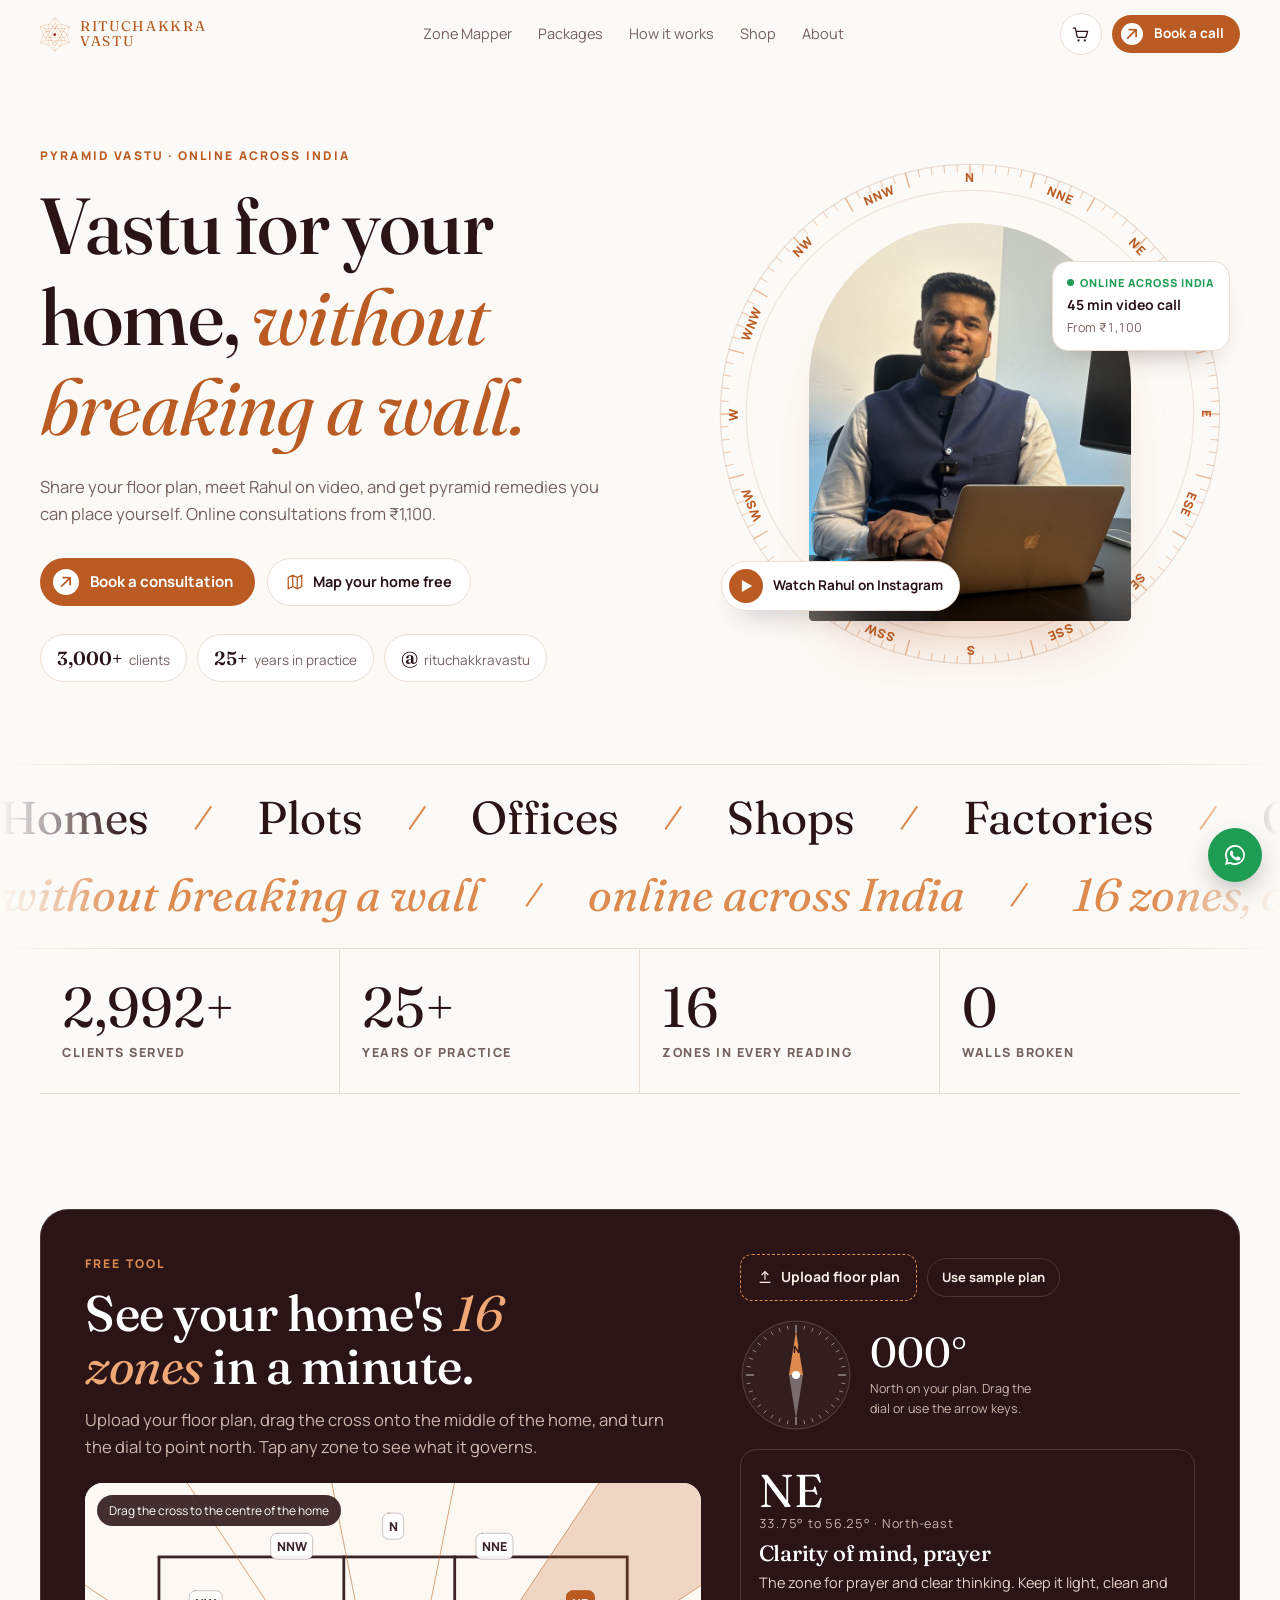
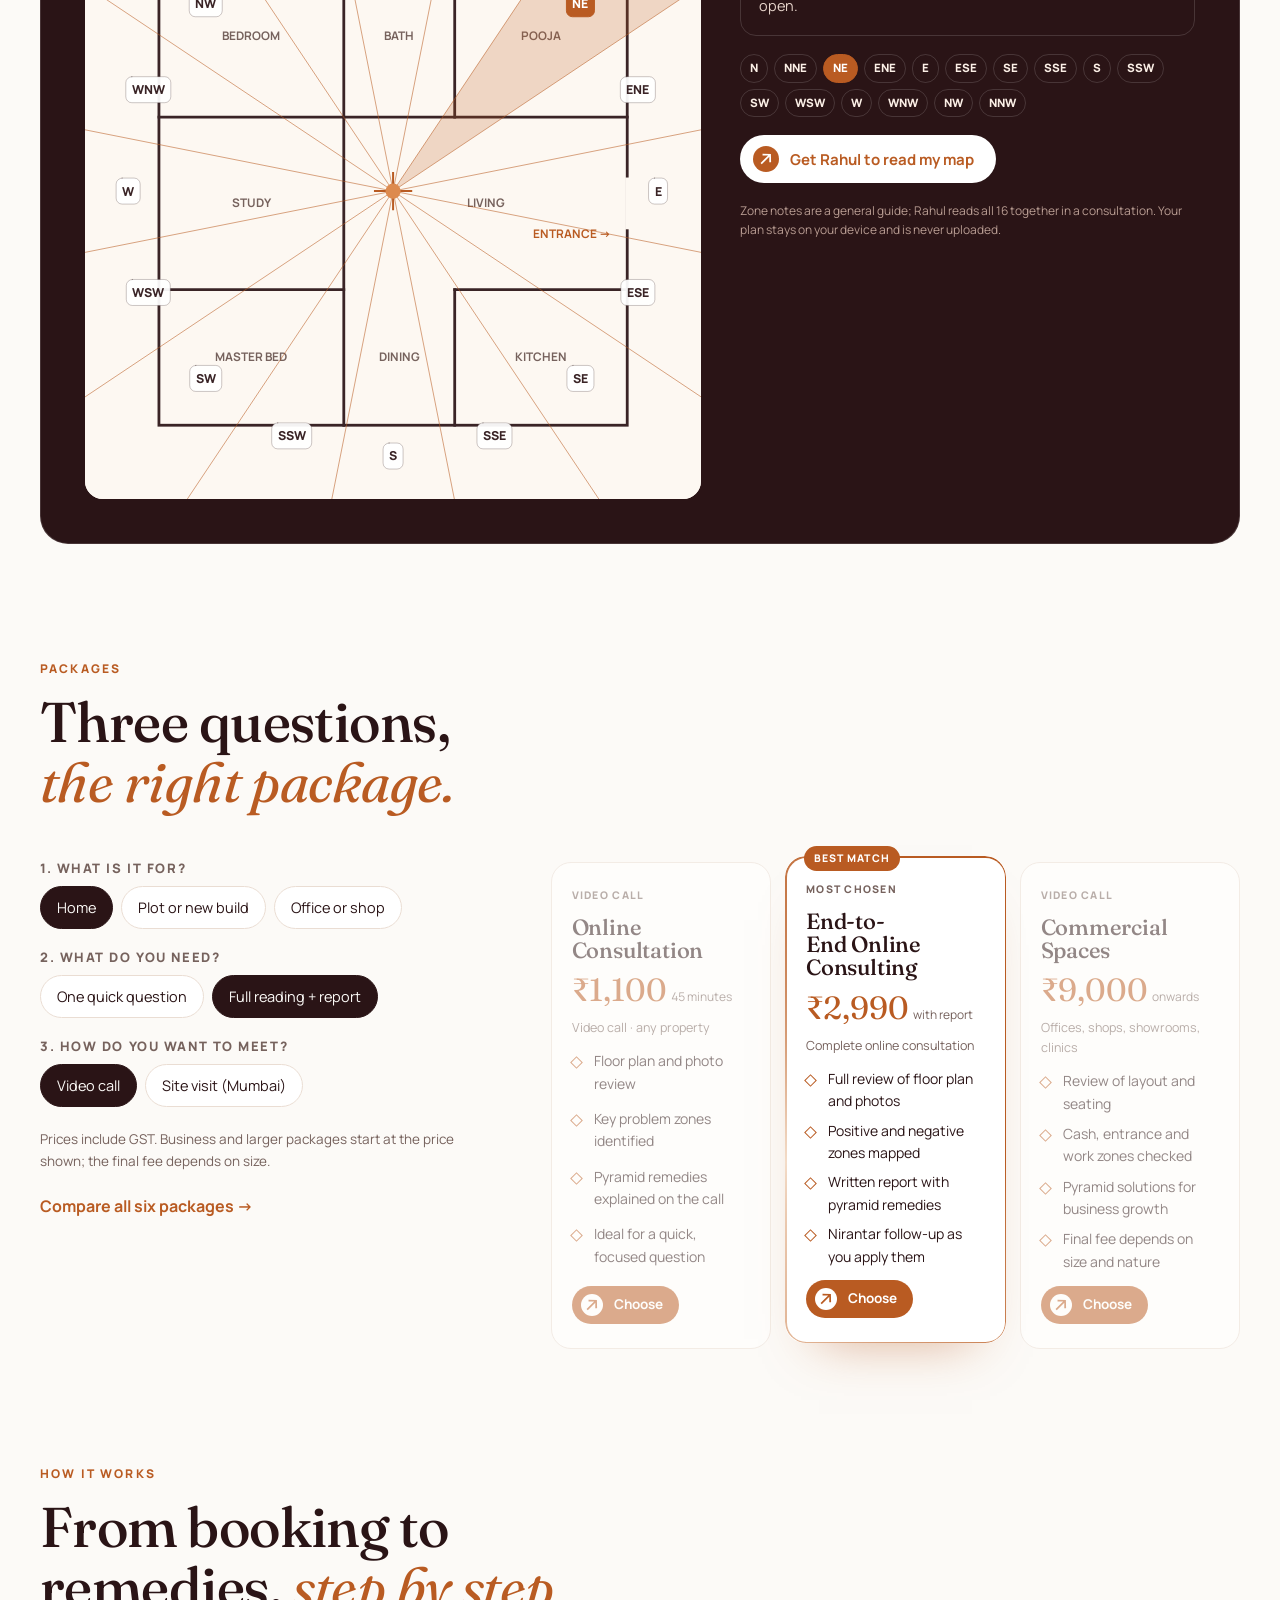
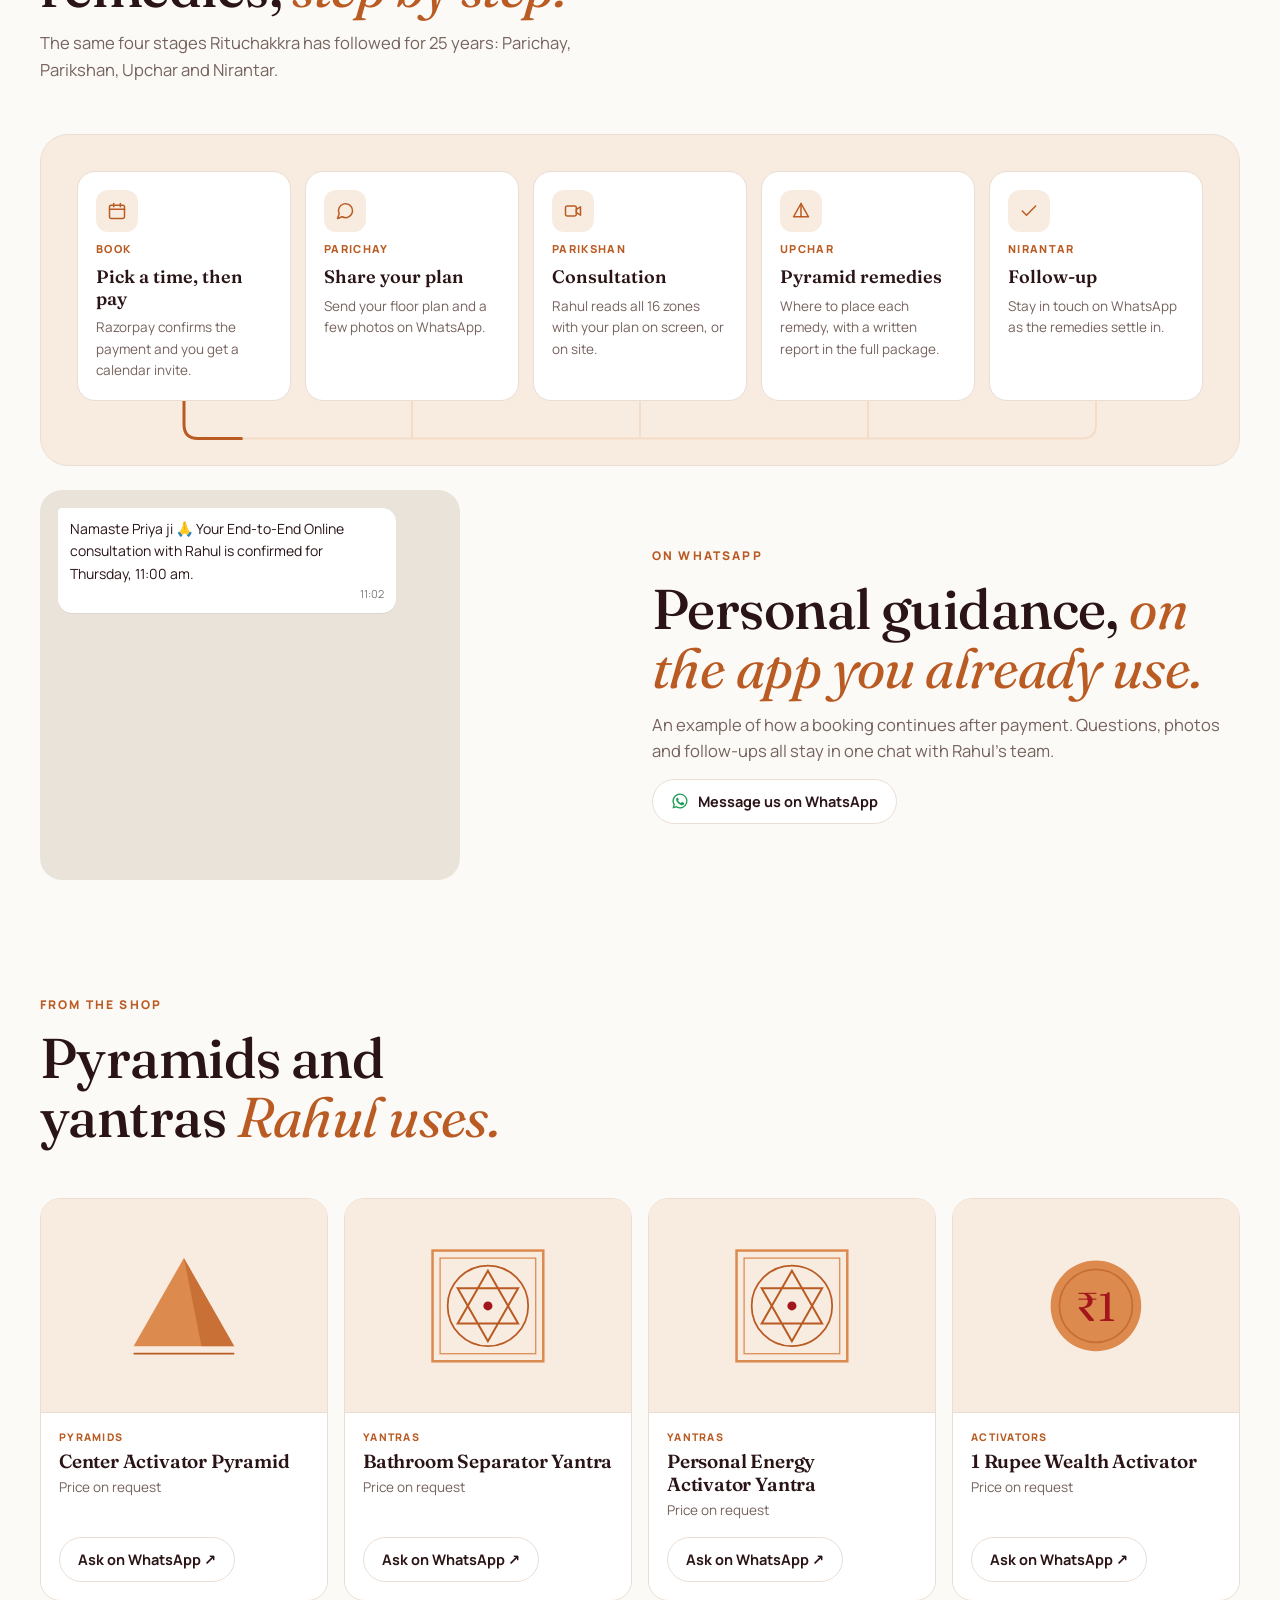
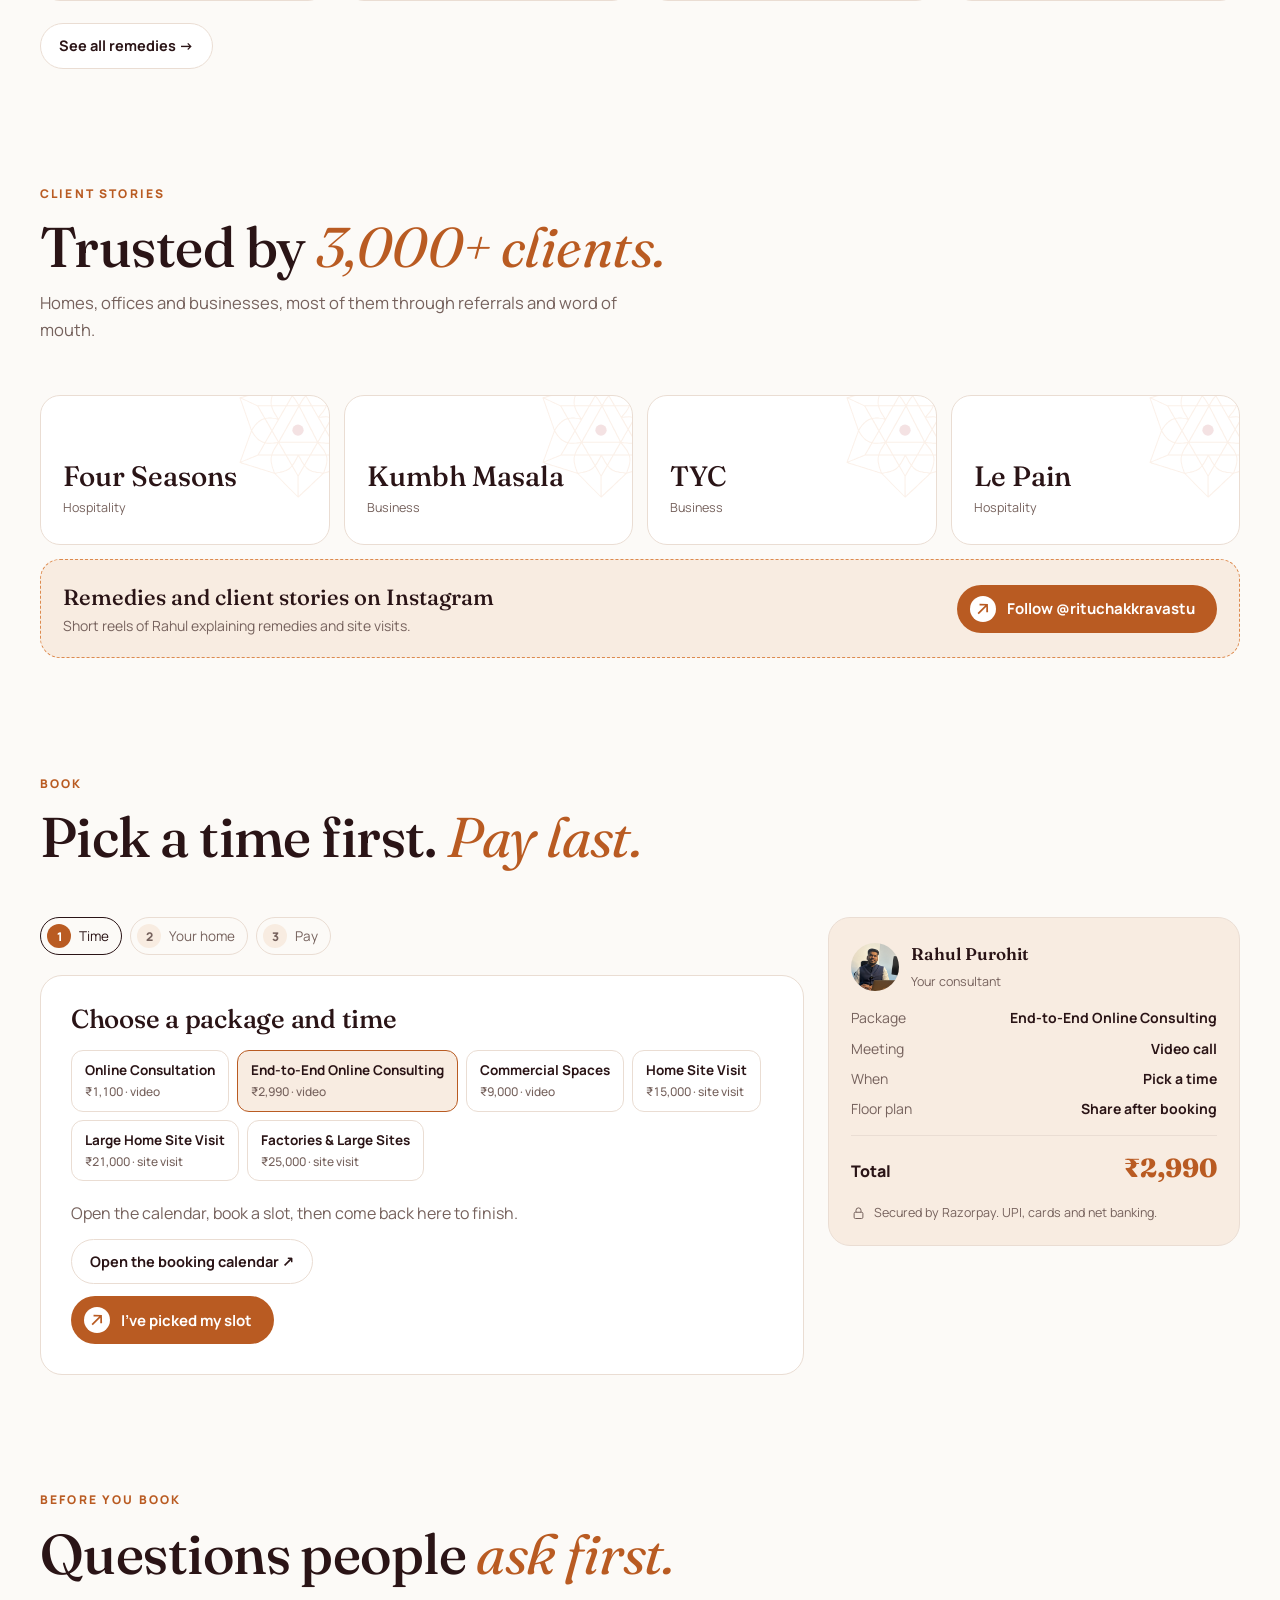
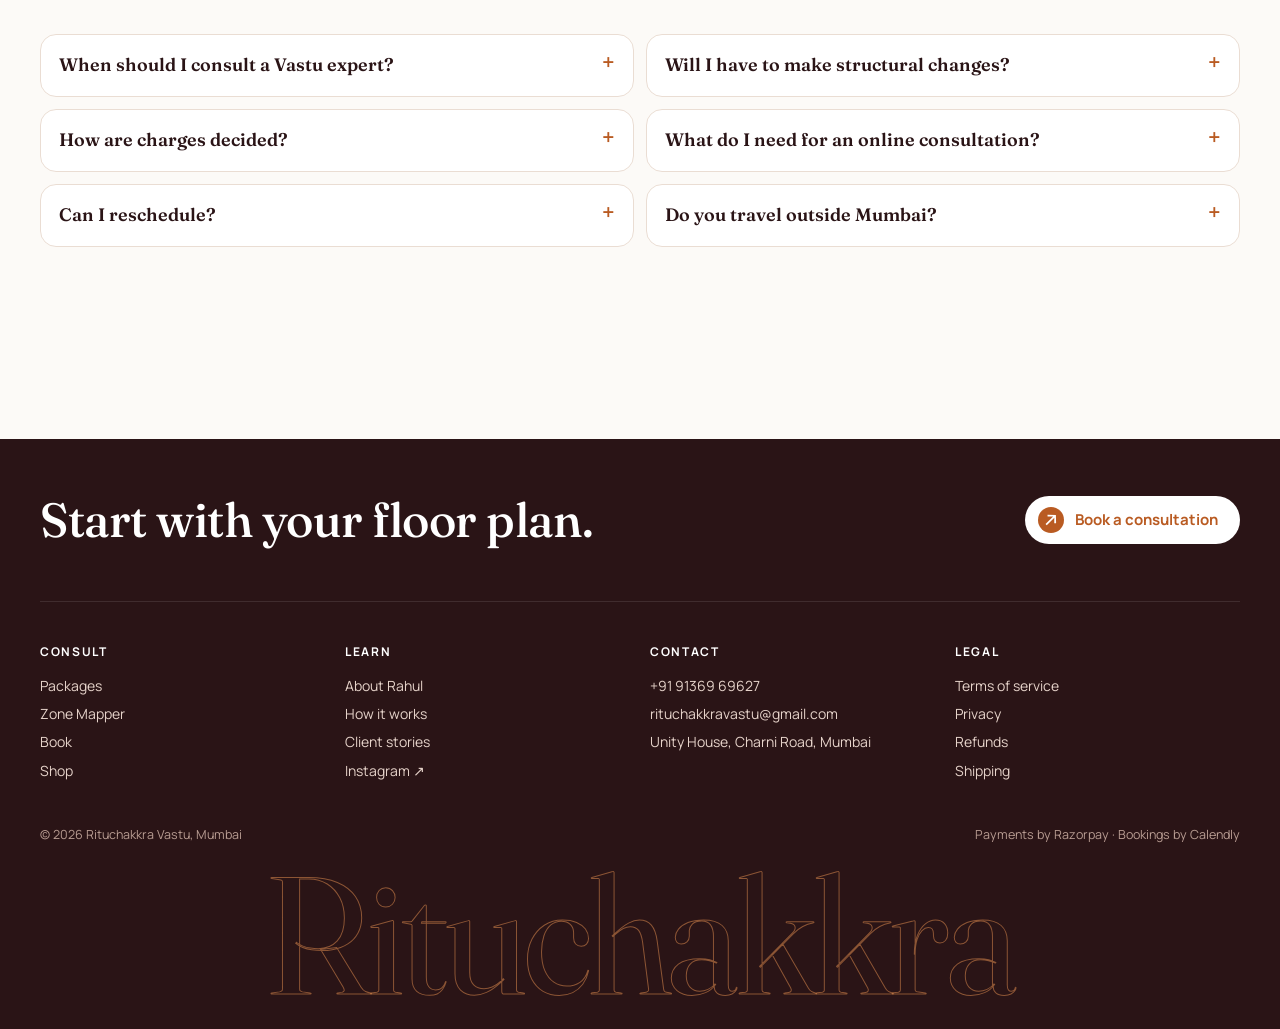
<file: shop/index.html>
<!doctype html>
<html lang="en-IN">
<head>
<meta charset="utf-8">
<meta name="viewport" content="width=device-width,initial-scale=1,viewport-fit=cover">
<title>Vastu Pyramids &amp; Yantras · Rituchakkra Vastu</title>
<meta name="description" content="Center activator pyramid, bathroom separator yantra, wealth activator, car, work desk and study yantras used in Rituchakkra Pyramid Vastu remedies.">
<link rel="canonical" href="https://rituchakkravastu.com/shop/">

<meta name="theme-color" content="#B95B22">
<link rel="icon" href="/favicon.svg" type="image/svg+xml">
<link rel="apple-touch-icon" href="/apple-touch-icon.png">
<meta property="og:type" content="website">
<meta property="og:site_name" content="Rituchakkra Vastu">
<meta property="og:locale" content="en_IN">
<meta property="og:title" content="Vastu Pyramids &amp; Yantras · Rituchakkra Vastu">
<meta property="og:description" content="Center activator pyramid, bathroom separator yantra, wealth activator, car, work desk and study yantras used in Rituchakkra Pyramid Vastu remedies.">
<meta property="og:url" content="https://rituchakkravastu.com/shop/">
<meta property="og:image" content="https://rituchakkravastu.com/og-image.jpg">
<meta property="og:image:secure_url" content="https://rituchakkravastu.com/og-image.jpg">
<meta property="og:image:type" content="image/jpeg">
<meta property="og:image:width" content="1200">
<meta property="og:image:height" content="630">
<meta property="og:image:alt" content="Rituchakkra Vastu: Vastu for your home, without breaking a wall">
<meta name="twitter:card" content="summary_large_image">
<meta name="twitter:title" content="Vastu Pyramids &amp; Yantras · Rituchakkra Vastu">
<meta name="twitter:description" content="Center activator pyramid, bathroom separator yantra, wealth activator, car, work desk and study yantras used in Rituchakkra Pyramid Vastu remedies.">
<meta name="twitter:image" content="https://rituchakkravastu.com/og-image.jpg">
<link rel="preconnect" href="https://fonts.googleapis.com">
<link rel="stylesheet" href="https://fonts.googleapis.com/css2?family=Fraunces:ital,opsz,wght@0,9..144,400;0,9..144,500;0,9..144,600;1,9..144,400;1,9..144,500&family=Manrope:wght@400;500;600;700;800&display=swap">
<link rel="stylesheet" href="/css/site.css">

</head>
<body>
<svg width="0" height="0" style="position:absolute" aria-hidden="true">
  <defs>
    <symbol id="mk" viewBox="296 136 692 786"><path fill="currentColor" fill-rule="evenodd" d="M643.0 138.5L640.5 139.0L616.5 163.5L598.5 183.5L556.5 226.5L550.5 234.0L537.5 246.5L537.0 248.0L522.5 262.0L521.5 264.0L498.5 287.5L481.5 291.5L479.0 293.0L474.5 293.5L471.0 295.0L466.0 295.5L463.0 297.5L450.5 299.5L446.5 301.5L432.0 304.5L423.0 308.0L417.5 308.5L407.0 312.0L392.5 315.0L382.5 318.5L353.0 325.5L349.0 327.5L338.0 329.5L334.0 331.5L319.0 334.5L315.0 336.5L303.5 338.5L298.5 341.0L298.5 345.0L301.5 351.0L304.0 361.0L307.5 368.5L308.5 374.0L311.5 379.5L312.5 385.5L316.0 392.5L318.5 403.0L321.0 407.0L323.5 417.0L326.5 422.5L327.5 428.0L331.0 435.5L334.0 446.0L335.5 448.0L338.5 459.0L340.5 462.0L342.5 471.0L346.5 479.5L353.0 500.5L355.5 504.5L356.5 510.0L364.5 531.5L364.5 534.0L362.0 539.0L361.5 543.0L356.5 554.5L355.5 559.5L353.5 562.5L340.5 600.5L338.5 603.5L336.0 613.0L332.0 621.5L327.5 636.5L318.5 659.0L316.5 667.0L314.0 671.5L306.5 694.0L304.0 698.5L301.5 708.5L298.5 714.5L298.5 718.0L301.5 720.0L303.5 720.0L307.5 722.0L338.5 731.0L342.0 733.0L351.5 735.0L354.5 737.0L364.5 739.0L369.5 741.5L380.0 744.0L390.5 748.0L393.0 748.0L394.0 749.0L411.5 754.0L418.5 757.0L428.0 759.0L430.0 760.5L459.0 769.0L464.0 771.5L473.5 773.5L478.5 776.0L488.0 778.0L491.5 780.0L495.5 780.5L501.5 783.0L526.5 808.0L540.0 823.0L550.0 832.0L552.0 835.0L582.0 865.0L584.5 866.5L585.0 868.0L600.5 883.0L601.5 885.0L636.0 919.5L639.5 919.0L656.0 903.0L657.0 903.0L665.5 894.0L699.0 863.5L716.5 846.0L721.0 843.0L728.5 835.0L731.0 833.5L738.5 825.5L756.0 810.0L784.5 782.5L788.5 780.5L793.5 779.5L795.5 778.0L805.5 776.0L809.0 774.0L820.0 771.5L829.5 767.5L834.0 767.0L844.0 763.0L852.5 761.0L856.0 759.0L862.0 758.0L891.0 748.0L893.5 748.0L905.5 743.5L916.0 741.0L919.5 739.0L929.0 737.0L934.0 734.5L943.0 732.5L947.0 730.5L978.0 721.5L980.0 720.0L984.5 719.0L985.5 717.5L985.0 713.0L982.0 707.5L979.0 696.5L977.5 694.5L977.0 691.0L973.0 682.0L970.5 673.0L969.0 671.0L964.0 654.5L962.0 651.5L960.0 643.5L958.0 641.0L955.0 629.5L952.0 623.5L949.5 614.5L947.0 610.0L947.0 607.0L945.0 603.5L937.0 579.5L934.0 573.5L929.5 558.5L927.5 556.0L927.0 551.5L924.0 545.5L920.5 533.0L923.0 523.5L927.5 513.0L928.0 509.0L932.0 500.0L932.5 496.0L936.0 488.0L939.0 477.5L941.0 474.0L943.0 465.5L947.0 456.5L947.0 454.0L950.0 447.5L951.5 440.5L955.0 433.0L958.0 421.5L960.0 418.5L962.0 410.5L966.0 401.5L966.0 399.0L969.5 391.0L973.0 378.5L975.0 375.5L981.5 354.0L985.0 346.5L985.0 340.5L980.0 338.5L969.5 336.5L965.0 334.5L952.0 332.0L939.5 328.0L934.5 327.5L934.0 326.5L931.0 325.5L928.0 325.5L908.0 319.5L895.5 317.0L890.0 314.5L878.0 312.5L875.0 310.5L862.0 308.0L852.0 304.5L838.0 301.5L833.5 299.5L822.5 297.5L818.5 295.5L815.5 295.5L812.5 294.0L805.5 293.0L801.5 291.0L782.0 286.5L768.0 272.5L764.5 267.5L736.0 238.0L732.0 232.5L728.0 229.5L722.5 222.5L714.5 215.0L714.0 213.5L683.0 181.0L682.0 179.0L673.5 171.0L659.0 154.5ZM508.5 781.0L515.5 780.0L520.0 778.0L536.0 776.0L540.5 774.0L554.0 771.5L560.5 768.0L566.0 767.0L585.0 757.0L590.0 753.0L600.5 742.0L603.0 743.0L633.5 795.5L633.5 907.5L632.5 908.5L558.0 834.0L555.5 830.5L538.0 814.0L535.0 809.5L508.5 783.5ZM775.5 781.5L775.5 782.5L751.0 806.0L749.5 806.5L740.0 816.5L738.5 817.0L705.0 849.5L664.5 886.5L657.0 894.5L650.5 899.5L647.5 903.5L642.0 908.5L640.0 908.0L639.5 798.0L673.0 740.0L675.0 740.0L686.5 752.5L697.5 761.0L719.5 771.5L728.0 773.5L733.0 773.5L735.5 775.0L745.5 777.0L762.0 778.0ZM638.0 682.5L639.5 683.5L649.5 700.5L659.5 719.5L668.5 731.5L669.0 734.0L658.5 753.0L654.5 758.5L652.0 764.5L644.5 776.0L643.0 780.0L640.5 783.0L639.0 787.0L636.5 788.5L631.0 780.0L619.0 757.5L611.5 746.0L606.5 736.0L619.0 717.5L620.0 714.5L629.0 700.0L629.0 698.5L633.0 692.0L636.0 684.5ZM789.0 773.0L792.0 763.0L799.5 745.0L805.0 721.5L805.0 714.0L806.5 707.0L806.5 696.5L805.0 683.0L803.0 678.5L804.5 676.5L877.5 676.5L889.5 681.0L892.5 683.0L899.5 685.0L907.0 689.0L925.0 695.5L931.5 699.0L937.0 700.5L940.0 702.5L970.0 714.0L972.5 716.0L971.0 718.0L963.0 719.5L937.0 728.5L934.0 728.5L925.0 732.5L918.5 733.5L896.0 741.5L886.5 743.5L877.0 747.5L872.5 748.0L868.5 750.0L851.5 754.5L849.5 756.0L839.0 758.5L834.0 761.0L826.5 762.5L807.0 769.5L796.5 772.0L792.0 774.0L790.0 774.0ZM709.5 677.0L795.0 676.5L797.5 678.5L800.5 691.5L800.5 713.0L799.5 716.0L799.5 721.5L796.5 730.5L794.0 743.5L790.5 750.5L790.0 754.0L786.0 763.0L783.5 772.0L780.5 776.0L767.5 773.5L744.5 771.5L740.5 769.5L735.5 769.5L719.5 765.5L716.0 763.0L707.5 760.0L695.5 752.0L687.5 745.5L678.5 735.0L678.0 731.0ZM643.5 678.0L645.0 676.5L700.5 676.5L701.5 679.0L693.5 691.0L682.5 711.5L678.5 717.0L677.0 721.0L674.5 725.0L672.5 726.0L665.0 716.5L655.0 699.0L654.0 695.5L650.5 691.0ZM574.0 676.5L631.5 676.5L632.5 677.5L628.5 687.0L615.5 709.5L613.5 714.5L603.5 729.0L601.0 727.5L589.5 706.5L585.5 701.0L585.0 698.5L572.5 678.0ZM486.5 678.0L488.0 676.5L564.5 677.0L570.5 686.0L577.5 699.5L579.5 701.5L586.5 715.0L590.5 720.5L591.5 724.0L594.0 726.5L594.5 729.0L598.5 735.0L597.5 737.0L589.5 745.5L575.0 756.0L568.5 758.5L565.5 761.0L557.5 763.0L553.5 765.5L535.5 769.5L531.0 771.5L520.5 772.5L507.5 776.0L503.5 776.0L500.0 770.0L497.0 759.0L495.0 756.5L489.0 737.0L486.0 719.5L484.0 714.5L483.5 691.0ZM311.0 716.0L312.5 714.5L342.5 703.0L346.5 700.5L353.5 698.5L358.5 695.5L365.0 694.0L372.0 690.0L376.5 689.0L384.0 685.0L390.0 683.5L406.0 676.5L479.5 676.5L480.5 677.5L480.5 680.0L479.0 684.5L477.5 696.0L478.5 716.5L479.5 717.5L480.5 724.0L481.5 725.0L484.5 742.0L495.5 773.5L493.5 774.5L485.5 771.5L482.5 771.5L473.5 767.5L467.5 766.5L457.0 762.5L451.5 761.5L445.0 758.5L435.5 756.5L432.0 754.5L424.5 753.0L397.0 743.5L387.5 741.5L378.0 737.5L375.0 737.5L367.0 734.0L359.0 732.5L337.0 724.5L326.0 722.0L321.0 719.5L311.5 717.5ZM714.0 668.0L716.5 665.0L727.5 644.5L735.0 633.0L742.0 619.5L746.5 613.0L748.5 608.0L751.0 606.5L764.5 622.5L783.5 648.5L794.0 669.0L792.5 670.5L715.5 670.5L714.0 669.5ZM523.0 607.0L524.0 606.5L525.5 607.5L527.5 613.0L537.0 628.0L542.5 639.0L546.0 643.5L557.5 665.0L560.0 667.5L560.0 669.5L559.0 670.5L490.5 670.5L489.0 669.0L499.0 645.5ZM515.5 605.5L515.5 607.5L496.5 637.5L484.5 664.0L484.0 668.0L482.0 670.5L412.5 670.5L411.0 669.0L432.5 633.0L446.5 607.5L450.0 606.5L459.5 608.5L480.5 608.5L484.5 607.5L503.0 607.0L512.5 605.0ZM758.5 604.5L761.0 604.0L762.0 605.0L766.0 605.0L768.5 606.0L790.0 607.0L798.0 608.5L824.5 608.5L834.5 606.5L837.0 607.0L872.5 669.0L871.0 670.5L802.0 670.5L800.0 669.0L799.0 665.0L795.0 659.0L794.0 654.5L792.0 652.5L789.5 646.0L770.0 619.5L758.5 606.0ZM530.5 603.5L531.5 602.5L743.0 602.5L744.0 604.5L717.5 649.5L716.5 653.0L713.0 657.5L707.5 668.0L705.0 670.5L569.5 670.5L566.5 668.0L551.0 639.5L532.0 608.0ZM915.5 542.0L917.5 542.5L923.0 559.0L925.5 563.5L926.0 567.0L935.5 592.0L936.5 597.0L940.5 605.5L942.5 614.0L944.5 617.0L951.5 639.0L959.5 658.5L960.5 664.0L964.5 672.5L966.5 681.0L976.5 706.5L977.0 709.5L976.0 710.5L959.0 703.5L954.5 702.5L952.0 700.5L944.0 698.0L937.5 694.5L934.0 694.0L927.5 690.5L923.0 689.5L913.0 684.5L908.0 683.5L905.5 681.5L882.5 672.5L879.5 669.0L858.0 630.5L854.5 626.0L852.0 620.0L844.0 607.5L844.0 605.0L845.5 603.5L848.0 603.5L855.0 601.0L859.5 598.0L863.0 597.0L879.5 586.0L881.0 583.5L897.0 567.5ZM369.5 542.0L382.5 562.0L390.5 571.0L390.5 572.0L392.5 573.0L402.0 583.5L410.5 590.5L415.0 592.5L419.5 596.0L429.5 601.0L439.5 604.0L439.5 608.0L430.5 622.5L415.5 650.0L411.5 655.5L404.5 669.0L402.0 672.0L387.5 678.5L383.0 679.5L375.5 683.5L368.5 685.5L367.0 687.0L357.5 690.0L351.0 693.5L341.5 696.5L341.0 697.5L332.0 700.5L329.0 702.5L307.5 710.5L307.0 708.5L308.0 704.5L310.0 701.0L310.0 699.0L318.0 679.0L319.0 674.0L321.0 671.0L323.0 663.0L333.5 636.5L334.0 632.5L336.0 629.5L338.0 621.5L340.0 618.5L347.0 597.0L351.0 588.0L353.0 580.0L355.0 577.0L357.5 567.5L361.0 561.0L362.0 555.5L364.0 552.0L366.5 543.5L367.5 542.0ZM487.0 541.5L518.0 595.0L518.0 598.0L509.0 600.5L495.5 601.5L493.5 602.5L456.0 602.5L452.0 601.5L451.0 600.0L473.5 560.5L477.5 555.0L485.0 541.0ZM793.0 532.0L794.5 533.0L798.5 539.5L802.5 548.0L804.5 550.0L830.5 596.5L832.5 598.5L833.0 600.0L832.0 601.5L826.0 603.0L819.5 602.0L800.5 602.0L796.0 603.0L790.0 601.5L772.5 601.0L767.5 599.5L757.5 598.5L756.0 597.0L756.0 595.0L766.0 579.0L766.5 576.5L770.0 572.0L777.0 558.5L781.0 553.0L781.0 551.5ZM442.0 466.5L444.5 468.0L447.5 472.5L455.0 487.0L458.5 491.5L478.0 527.0L482.0 532.5L481.5 535.0L475.5 544.5L471.5 553.0L464.5 563.5L453.5 584.0L449.5 589.5L447.5 594.5L443.5 599.0L439.5 598.5L429.5 594.5L416.0 586.5L405.0 577.5L402.5 576.5L388.0 559.0L372.0 535.5L371.5 533.5L372.0 531.0L374.5 528.0L376.5 523.5L394.0 499.0L397.0 497.0L408.0 485.0L413.0 482.5L418.0 478.0L432.0 470.0ZM452.0 464.5L463.0 463.0L487.0 463.0L507.0 466.0L518.0 470.0L518.5 471.0L487.0 525.5L485.0 526.0L484.0 525.0L482.0 520.0L480.0 518.0L467.5 494.5L465.0 492.0L462.5 486.0L451.0 467.0ZM834.0 461.5L839.0 462.0L848.5 465.5L858.0 471.0L866.5 478.0L871.0 480.5L891.0 502.5L901.5 516.0L912.5 532.5L912.5 535.0L906.0 545.0L890.5 565.5L880.0 577.5L866.0 588.0L848.0 597.5L843.0 599.0L839.5 598.5L835.5 593.0L835.0 590.5L830.5 584.0L804.0 536.5L797.0 525.5L800.0 518.5L809.0 504.5L831.0 465.0ZM760.0 457.5L799.0 456.0L812.0 457.0L816.5 458.5L825.0 459.5L826.0 460.5L825.5 463.0L794.0 517.5L792.0 517.0L779.0 493.0L777.0 491.0L770.0 477.5L759.5 460.5ZM643.0 397.0L654.5 419.5L654.5 421.0L658.5 427.0L670.5 452.0L671.5 452.5L673.5 458.5L677.5 464.0L684.5 479.5L694.5 497.5L704.5 518.5L706.0 520.0L708.5 527.0L712.5 532.5L712.5 534.0L716.0 539.5L728.0 565.0L730.5 568.0L734.5 577.0L736.0 578.5L736.5 581.5L740.5 587.5L743.5 595.5L742.5 596.5L532.0 596.5L531.0 595.5L532.0 592.0L535.5 587.0L543.0 572.0L545.0 570.0L553.5 553.5L555.5 551.5L557.0 547.0L566.0 532.5L568.0 527.5L590.0 489.5L592.0 484.5L593.5 483.5L596.5 476.5L600.0 471.5L602.0 466.5L604.0 464.5L611.0 450.5L615.0 445.0L615.5 442.5L618.0 439.5L636.0 406.0L639.0 402.0L640.0 399.0ZM865.0 392.5L865.0 394.5L830.0 454.5L825.0 454.5L818.0 452.5L811.0 452.5L809.0 451.5L796.0 450.0L779.5 451.5L773.0 451.0L769.0 452.5L763.5 452.5L762.0 451.0L785.0 423.5L786.0 420.5L794.0 409.5L795.0 406.0L799.0 400.0L801.0 393.5L802.5 392.0ZM635.5 392.0L636.5 393.0L624.5 413.5L623.5 417.0L620.5 421.0L613.5 435.0L611.0 437.5L609.0 443.0L596.5 463.5L594.5 468.5L572.5 506.5L561.0 528.5L558.0 532.5L555.5 538.5L551.5 544.0L551.5 545.5L534.5 574.5L526.0 591.0L523.5 592.0L490.0 535.0L490.0 532.5L493.5 526.0L497.0 521.5L500.0 514.5L526.0 471.0L533.5 456.5L537.0 452.0L538.0 448.5L541.0 445.0L548.0 431.5L555.0 421.0L566.5 399.5L572.0 392.0ZM795.0 393.0L795.0 395.0L790.5 401.5L790.0 404.5L776.0 425.0L754.5 449.5L752.5 448.0L721.5 394.5L722.5 392.0L792.5 391.5ZM649.5 392.0L713.0 392.0L723.5 410.5L725.5 412.5L727.5 417.5L734.0 427.5L737.5 435.0L740.0 438.0L757.5 469.5L759.5 471.5L761.5 477.0L764.5 480.5L766.0 484.5L789.5 524.0L789.5 525.5L770.5 557.5L770.5 559.0L767.0 563.5L755.5 585.0L750.5 592.0L748.5 591.0L745.0 582.5L743.0 580.5L742.0 577.0L735.5 564.0L732.5 560.0L721.0 535.5L703.5 503.0L701.0 496.0L695.5 487.5L682.0 459.0L680.0 457.0L671.5 438.5L670.0 437.0L663.0 422.0L661.0 420.0L659.0 414.5L648.0 394.0ZM562.5 392.0L563.0 394.0L542.5 428.5L535.5 442.5L532.5 446.0L524.5 460.5L522.5 460.5L502.0 428.0L502.0 426.5L499.0 423.0L490.5 404.0L487.5 393.0L488.5 392.0L493.5 391.5ZM409.0 393.0L410.0 392.0L480.0 392.0L482.0 394.5L484.5 404.5L487.0 408.5L489.0 415.0L495.5 429.0L515.5 461.5L514.0 462.5L508.5 460.5L492.0 459.0L483.0 456.5L465.0 456.5L461.0 458.5L447.0 459.5L439.5 447.5L434.0 436.5L430.0 431.0L428.5 427.0L426.5 425.0L415.0 403.5L411.5 399.0ZM307.5 349.0L309.5 349.0L322.5 356.0L337.5 362.0L368.5 377.0L372.5 378.0L378.5 381.5L385.0 383.5L388.5 386.0L398.5 390.0L404.5 398.0L424.5 434.0L428.0 438.5L430.5 444.5L432.5 446.5L435.5 453.0L439.5 458.5L438.0 462.0L424.0 467.5L415.0 472.5L407.0 478.5L404.0 482.5L398.5 486.0L381.5 505.5L371.0 520.5L369.5 524.0L368.5 524.0L366.5 521.5L361.0 504.0L357.0 495.0L356.0 489.5L353.0 484.0L351.0 475.0L347.0 466.5L346.5 462.5L342.0 452.0L342.0 449.5L338.0 441.0L336.0 432.5L334.0 429.5L331.0 418.5L329.0 415.5L327.0 407.0L323.0 399.0L323.0 396.0L321.0 390.0L319.5 388.0L311.5 363.0L310.0 361.0L307.0 351.5ZM975.5 348.5L977.0 349.5L977.0 351.5L975.5 354.0L974.5 359.5L966.5 380.0L964.5 389.0L961.5 395.0L959.5 403.0L958.0 405.0L955.5 414.5L953.5 418.0L940.5 458.0L936.5 467.0L936.0 471.0L928.0 492.0L926.0 500.0L923.5 504.5L921.0 515.0L916.0 525.5L892.5 494.5L879.0 480.5L875.5 478.5L870.5 472.5L864.5 468.5L863.0 466.5L849.5 459.5L847.0 459.5L844.0 457.5L838.5 456.5L837.5 454.5L868.0 402.0L869.0 399.0L875.0 390.5ZM575.5 384.0L589.5 361.0L592.0 355.0L594.0 353.0L600.0 341.5L602.5 338.0L605.0 338.0L611.5 347.0L613.5 348.5L621.5 360.5L631.0 377.0L633.0 379.0L635.5 385.0L634.0 386.0L577.5 386.0ZM708.5 384.0L706.5 386.0L650.5 386.0L648.5 384.5L659.0 365.5L667.5 354.0L669.0 350.5L671.5 348.5L680.0 337.5L682.5 338.5ZM789.5 295.0L792.0 294.5L796.5 295.5L801.0 297.5L813.5 300.0L848.0 310.0L851.5 310.0L858.5 313.0L870.0 315.0L877.5 318.0L884.5 319.0L904.5 325.0L909.0 325.5L913.0 327.5L925.5 330.0L938.0 334.0L941.5 334.0L952.5 338.0L959.5 339.0L960.5 340.0L970.0 342.0L971.5 343.5L970.0 345.0L959.0 349.0L955.5 351.5L952.5 352.0L930.0 362.0L923.5 364.0L919.5 366.5L917.5 366.5L909.5 370.5L901.5 373.0L897.5 375.5L891.0 377.5L873.5 385.5L806.0 386.0L804.5 385.0L806.0 372.0L807.0 370.5L807.0 360.0L805.5 353.5L805.0 343.5L799.0 320.0L796.5 316.0L796.0 312.5L792.0 304.5ZM495.5 295.0L495.5 297.5L489.0 312.0L486.5 323.0L484.5 326.5L484.5 329.5L481.5 339.5L481.5 343.0L480.0 346.0L480.0 349.5L478.0 354.5L478.5 363.0L477.5 375.0L479.5 384.5L477.5 386.0L400.5 385.5L396.0 382.5L392.0 381.5L362.0 367.0L359.0 366.5L352.0 362.5L335.0 355.5L330.0 352.5L326.0 351.5L321.5 348.5L313.5 345.5L312.0 344.0L313.5 342.0L331.0 338.0L342.0 334.0L345.5 334.0L358.0 330.0L372.5 327.0L380.5 324.0L388.0 323.0L392.0 321.0L403.0 319.0L414.5 315.0L425.5 313.0L431.5 310.5L444.0 308.0L456.0 304.0L459.5 304.0L471.0 300.0L474.0 300.0L481.0 297.5L485.5 297.0L490.0 295.0ZM781.0 293.5L783.5 296.0L786.0 304.5L790.0 312.5L790.5 316.0L792.5 321.0L794.0 322.5L796.5 335.0L799.5 343.5L801.0 358.0L800.5 367.0L801.5 370.5L800.5 372.5L800.5 377.5L798.0 385.0L796.5 386.0L717.5 385.5L715.0 383.0L712.0 376.5L708.5 372.0L707.0 368.0L686.5 333.5L687.5 329.5L698.5 320.0L704.0 316.5L728.5 304.5L733.0 304.0L744.0 300.0L749.5 299.5L764.5 295.0L769.0 295.0L778.0 293.0ZM502.5 294.0L505.5 293.0L515.5 295.0L520.5 295.0L556.0 304.5L578.0 315.0L598.5 330.5L598.5 332.5L594.0 341.0L590.5 345.5L583.5 359.0L567.5 385.5L487.5 386.0L485.0 384.5L483.5 377.0L484.5 352.0L486.0 348.5L486.0 344.5L489.0 335.0L489.0 332.0L493.0 321.0L493.5 316.5L497.0 309.5L498.0 304.5ZM642.0 270.0L644.0 271.5L669.5 317.0L677.5 329.5L677.5 331.0L666.0 344.5L656.5 358.0L643.0 381.5L640.0 379.5L633.0 367.0L618.0 344.5L607.0 332.0L607.5 328.5ZM646.0 151.0L647.0 151.0L677.5 183.5L678.0 185.0L697.0 204.0L697.5 205.5L718.0 226.5L718.5 228.0L735.5 245.5L742.0 253.5L772.0 284.5L773.5 287.0L773.0 288.5L759.0 290.5L726.0 299.5L701.5 310.5L690.5 318.5L684.5 325.0L681.0 324.0L663.0 291.5L660.5 289.0L652.0 272.5L650.0 271.0L649.5 268.5L645.0 261.0L645.0 152.0ZM638.0 151.0L639.0 152.5L639.0 262.0L603.5 324.0L602.0 325.5L600.0 325.5L595.0 319.5L575.5 306.5L567.5 304.0L559.0 299.5L532.5 293.0L528.0 291.0L509.5 288.5L508.5 286.5L513.5 280.5L527.0 267.5L544.0 248.5L558.0 235.0L562.0 229.5L589.5 202.0L591.5 198.5Z"/><circle cx="636.2" cy="529.8" r="32.5" fill="var(--dot)"/></symbol>
    <symbol id="i-ar" viewBox="0 0 14 15"><path fill="currentColor" d="M13.376 11.552l-.264-10.44-10.44-.24.024 2.28 6.96-.048L.2 12.56l1.488 1.488 9.432-9.432-.048 6.912 2.304.024z"/></symbol>
    <symbol id="i-cart" viewBox="0 0 24 24"><path d="M3 4h2.5l2.2 10.4a1.6 1.6 0 0 0 1.6 1.3h8.3a1.6 1.6 0 0 0 1.6-1.2L21 8H6.3" fill="none" stroke="currentColor" stroke-width="1.6" stroke-linecap="round" stroke-linejoin="round"/><circle cx="9.5" cy="19.5" r="1.4" fill="currentColor"/><circle cx="17.5" cy="19.5" r="1.4" fill="currentColor"/></symbol>
    <symbol id="i-menu" viewBox="0 0 24 24"><path d="M4 8h16M4 16h16" stroke="currentColor" stroke-width="1.6" stroke-linecap="round"/></symbol>
    <symbol id="i-x" viewBox="0 0 24 24"><path d="M6 6l12 12M18 6 6 18" stroke="currentColor" stroke-width="1.6" stroke-linecap="round"/></symbol>
    <symbol id="i-lock" viewBox="0 0 24 24"><rect x="5" y="10" width="14" height="10" rx="2" fill="none" stroke="currentColor" stroke-width="1.6"/><path d="M8 10V7a4 4 0 0 1 8 0v3" fill="none" stroke="currentColor" stroke-width="1.6"/></symbol>
    <symbol id="i-map" viewBox="0 0 24 24"><path d="M3 6l6-3 6 3 6-3v15l-6 3-6-3-6 3z M9 3v15 M15 6v15"/></symbol>
    <symbol id="i-wa" viewBox="0 0 24 24"><path d="M12 2a10 10 0 0 0-8.6 15.1L2 22l5-1.3A10 10 0 1 0 12 2Zm0 18.2a8.2 8.2 0 0 1-4.2-1.2l-.3-.2-3 .8.8-2.9-.2-.3A8.2 8.2 0 1 1 12 20.2Zm4.5-6.1c-.2-.1-1.5-.7-1.7-.8s-.4-.1-.6.1-.7.8-.8 1-.3.2-.5.1a6.7 6.7 0 0 1-3.3-2.9c-.2-.4.2-.4.7-1.3a.5.5 0 0 0 0-.4l-.8-1.8c-.2-.5-.4-.4-.6-.4h-.5a1 1 0 0 0-.7.3 3 3 0 0 0-.9 2.2 5.2 5.2 0 0 0 1.1 2.7 11.8 11.8 0 0 0 4.5 4c1.7.7 2.3.8 3.2.6a2.7 2.7 0 0 0 1.8-1.2 2.2 2.2 0 0 0 .1-1.3c0-.1-.2-.2-.5-.3Z"/></symbol>
    <symbol id="i-play" viewBox="0 0 12 14"><path d="M0 0l12 7-12 7z"/></symbol>
    <symbol id="i-up" viewBox="0 0 24 24"><path d="M12 16V4M7 9l5-5 5 5M4 20h16"/></symbol>
  </defs>
</svg>

<div class="cbar" id="cbar" hidden><span id="cbar-txt"></span><button id="cbar-x" aria-label="Hide this note">×</button></div>

<nav class="top g" id="topbar" aria-label="Main">
  <div class="wrap navin">
    <a class="brand" href="/" aria-label="Rituchakkra Vastu, home"><svg aria-hidden="true" style="color:var(--mark)"><use href="#mk"/></svg><span>RITUCHAKKRA<br>VASTU</span></a>
    <div class="links">
      <a href="/#mapper">Zone Mapper</a>
      <a href="/consultations/">Packages</a>
      <a href="/#how">How it works</a>
      <a href="/shop/">Shop</a>
      <a href="/about/">About</a>
    </div>
    <div class="navr">
      <button class="ib" id="cart-btn" aria-label="Open cart"><svg><use href="#i-cart"/></svg><span class="badge" id="cart-count" hidden>0</span></button>
      <a class="button sm" href="/book/"><span class="bi"><svg><use href="#i-ar"/></svg><svg><use href="#i-ar"/></svg></span>Book a call</a>
      <button class="ib burger" id="burger" aria-label="Open menu"><svg><use href="#i-menu"/></svg></button>
    </div>
  </div>
</nav>

<div class="mnav" id="mnav" aria-hidden="true">
  <button class="ib" id="mclose" aria-label="Close menu"><svg><use href="#i-x"/></svg></button>
  <a href="/">Home</a><a href="/#mapper">Zone Mapper</a><a href="/consultations/">Packages</a><a href="/#how">How it works</a><a href="/shop/">Shop</a><a href="/about/">About</a><a href="/contact/">Contact</a>
  <a class="button light" href="/book/"><span class="bi"><svg><use href="#i-ar"/></svg><svg><use href="#i-ar"/></svg></span>Book a consultation</a>
</div>

<main id="main">

<!-- ================= HOME ================= -->
<div data-view="home" hidden>
  <header class="hero g">
    <div class="wrap">
      <div>
        <div class="label" style="animation:fade .8s both">Pyramid Vastu · Online across India</div>
        <h1><span class="ln"><span>Vastu for your</span></span><span class="ln"><span>home, <em>without</em></span></span><span class="ln"><span><em>breaking a wall.</em></span></span></h1>
        <p class="lede">Share your floor plan, meet Rahul on video, and get pyramid remedies you can place yourself. Online consultations from <span id="from-price">₹1,100</span>.</p>
        <div class="ctas">
          <a class="button" href="/book/"><span class="bi"><svg><use href="#i-ar"/></svg><svg><use href="#i-ar"/></svg></span>Book a consultation</a>
          <a class="ghost" href="/#mapper"><svg><use href="#i-map"/></svg>Map your home free</a>
        </div>
        <div class="trust">
          <span class="tp"><b>3,000+</b>clients</span>
          <span class="tp"><b>25+</b>years in practice</span>
          <a class="tp" id="ig-pill" target="_blank" rel="noopener" href="#"><b>@</b>rituchakkravastu</a>
        </div>
      </div>
      <div class="stage" aria-hidden="false">
        <svg class="ring" viewBox="0 0 400 420" aria-hidden="true"><g class="r1" id="ring"></g></svg>
        <div class="arch"><img loading="lazy" src="/images/consultant.jpg" alt="Rahul Purohit, Pyramid Vastu consultant" width="720" height="900"></div>
        <div class="slot-chip"><span class="live"><i></i>Online across India</span><b>45 min video call</b><span>From <span class="num" id="chip-price">₹1,100</span></span></div>
        <a class="reel-chip" id="reel-chip" target="_blank" rel="noopener" href="#"><span><svg><use href="#i-play"/></svg></span>Watch Rahul on Instagram</a>
      </div>
    </div>
  </header>

  <div class="band" aria-hidden="true">
    <div class="row" id="band-a"></div>
    <div class="row b" id="band-b"></div>
  </div>
  <div class="g"><div class="wrap stats">
    <div class="stat"><div class="v" data-count="3000" data-suffix="+">3,000+</div><div class="l">Clients served</div></div>
    <div class="stat"><div class="v" data-count="25" data-suffix="+">25+</div><div class="l">Years of practice</div></div>
    <div class="stat"><div class="v">16</div><div class="l">Zones in every reading</div></div>
    <div class="stat"><div class="v">0</div><div class="l">Walls broken</div></div>
  </div></div>

  <section class="sec g" id="mapper" style="padding-bottom:0">
    <div class="wrap mapper rv">
      <div style="min-width:0">
        <div class="shead">
          <div class="label">Free tool</div>
          <h2>See your home's <em>16 zones</em> in a minute.</h2>
          <p class="lede">Upload your floor plan, drag the cross onto the middle of the home, and turn the dial to point north. Tap any zone to see what it governs.</p>
        </div>
        <div class="canvas-wrap" id="cw"><canvas id="zm" aria-label="Floor plan with the 16 Vastu zones drawn over it. Use the zone buttons to read each zone."></canvas><span class="cw-hint" id="cw-hint">Drag the cross to the centre of the home</span></div>
      </div>
      <div class="tools">
        <div class="row">
          <label class="upl"><input type="file" id="plan-file" accept="image/*"><svg width="16" height="16" fill="none" stroke="currentColor" stroke-width="1.8"><use href="#i-up"/></svg>Upload floor plan</label>
          <button class="mini" id="plan-sample">Use sample plan</button>
        </div>
        <div class="knob">
          <div class="dial" id="dial" tabindex="0" role="slider" aria-label="North direction on your plan" aria-valuemin="0" aria-valuemax="359" aria-valuenow="0"><svg viewBox="0 0 112 112" id="dial-svg"></svg></div>
          <div><div class="deg" id="deg">000°</div><small>North on your plan. Drag the dial or use the arrow keys.</small></div>
        </div>
        <div class="zinfo" id="zinfo" aria-live="polite"></div>
        <div class="zchips" id="zchips" role="group" aria-label="Zones"></div>
        <a class="button light" href="#book-online-report"><span class="bi"><svg><use href="#i-ar"/></svg><svg><use href="#i-ar"/></svg></span>Get Rahul to read my map</a>
        <p class="mnote">Zone notes are a general guide; Rahul reads all 16 together in a consultation. Your plan stays on your device and is never uploaded.</p>
      </div>
    </div>
  </section>

  <section class="sec g" id="finder">
    <div class="wrap">
      <div class="shead rv"><div class="label">Packages</div><h2>Three questions, <em>the right package.</em></h2></div>
      <div class="finder">
        <div class="qs rv">
          <div class="q"><h4>1. What is it for?</h4><div class="opts" data-q="for"><button aria-pressed="true" data-v="home">Home</button><button aria-pressed="false" data-v="plot">Plot or new build</button><button aria-pressed="false" data-v="office">Office or shop</button></div></div>
          <div class="q"><h4>2. What do you need?</h4><div class="opts" data-q="need"><button aria-pressed="false" data-v="quick">One quick question</button><button aria-pressed="true" data-v="full">Full reading + report</button></div></div>
          <div class="q"><h4>3. How do you want to meet?</h4><div class="opts" data-q="meet"><button aria-pressed="true" data-v="online">Video call</button><button aria-pressed="false" data-v="person">Site visit (Mumbai)</button></div></div>
          <p class="fnote" id="fnote"></p>
          <a class="tlink" href="/consultations/">Compare all six packages →</a>
        </div>
        <div class="pkgs rv" style="--d:.08s" id="fpkgs"></div>
      </div>
    </div>
  </section>

  <section class="sec g" id="how" style="padding-top:0">
    <div class="wrap">
      <div class="shead rv"><div class="label">How it works</div><h2>From booking to remedies, <em>step by step.</em></h2><p class="lede">The same four stages Rituchakkra has followed for 25 years: Parichay, Parikshan, Upchar and Nirantar.</p></div>
      <div class="beam rv">
        <svg class="lines" id="beam-lines" aria-hidden="true"></svg>
        <div class="nodes" id="nodes">
          <div class="node"><div class="ic"><svg viewBox="0 0 24 24"><rect x="3" y="5" width="18" height="16" rx="2"/><path d="M16 3v4M8 3v4M3 10h18"/></svg></div><div class="when">Book</div><b>Pick a time, then pay</b><p>Razorpay confirms the payment and you get a calendar invite.</p></div>
          <div class="node"><div class="ic"><svg viewBox="0 0 24 24"><path d="M21 11.5a8.4 8.4 0 0 1-12.4 7.4L3 21l2.1-5.6A8.4 8.4 0 1 1 21 11.5z"/></svg></div><div class="when">Parichay</div><b>Share your plan</b><p>Send your floor plan and a few photos on WhatsApp.</p></div>
          <div class="node"><div class="ic"><svg viewBox="0 0 24 24"><rect x="3" y="6" width="13" height="12" rx="2"/><path d="M16 10l5-3v10l-5-3z"/></svg></div><div class="when">Parikshan</div><b>Consultation</b><p>Rahul reads all 16 zones with your plan on screen, or on site.</p></div>
          <div class="node"><div class="ic"><svg viewBox="0 0 24 24"><path d="M12 3l9 16H3z"/><path d="M12 3v16"/></svg></div><div class="when">Upchar</div><b>Pyramid remedies</b><p>Where to place each remedy, with a written report in the full package.</p></div>
          <div class="node"><div class="ic"><svg viewBox="0 0 24 24"><path d="M20 6L9 17l-5-5"/></svg></div><div class="when">Nirantar</div><b>Follow-up</b><p>Stay in touch on WhatsApp as the remedies settle in.</p></div>
        </div>
      </div>
      <div class="wa-msg">
        <div class="chat rv" id="chat" aria-label="Example WhatsApp conversation">
          <div class="bub">Namaste Priya ji 🙏 Your End-to-End Online consultation with Rahul is confirmed for Thursday, 11:00 am.<small>11:02</small></div>
          <div class="bub">Please share your floor plan here. A clear photo with the main door marked is enough.<small>11:02</small></div>
          <div class="bub me">Sent 👍 Main door faces north-east.<small>11:20</small></div>
          <div class="bub">Thank you. Rahul will go through it before the call. See you Thursday.<small>11:21</small></div>
        </div>
        <div class="shead rv" style="margin:0"><div class="label">On WhatsApp</div><h2>Personal guidance, <em>on the app you already use.</em></h2><p class="lede">An example of how a booking continues after payment. Questions, photos and follow-ups all stay in one chat with Rahul's team.</p><a class="ghost" style="justify-self:start" target="_blank" rel="noopener" id="wa-how" href="#"><svg viewBox="0 0 24 24" style="fill:var(--wa);stroke:none"><use href="#i-wa"/></svg>Message us on WhatsApp</a></div>
      </div>
    </div>
  </section>

  <section class="sec g" style="padding-top:0">
    <div class="wrap">
      <div class="shead rv"><div class="label">From the shop</div><h2>Pyramids and yantras <em>Rahul uses.</em></h2></div>
      <div class="prods rv" id="home-prods"></div>
      <div style="margin-top:22px" class="rv"><a class="ghost" href="/shop/">See all remedies →</a></div>
    </div>
  </section>

  <section class="sec g" id="stories" style="padding-top:0">
    <div class="wrap">
      <div class="shead rv"><div class="label">Client stories</div><h2>Trusted by <em>3,000+ clients.</em></h2><p class="lede">Homes, offices and businesses, most of them through referrals and word of mouth.</p></div>
      <div class="clients rv">
        <div class="client"><svg aria-hidden="true"><use href="#mk"/></svg><b>Four Seasons</b><span>Hospitality</span></div>
        <div class="client"><svg aria-hidden="true"><use href="#mk"/></svg><b>Kumbh Masala</b><span>Business</span></div>
        <div class="client"><svg aria-hidden="true"><use href="#mk"/></svg><b>TYC</b><span>Business</span></div>
        <div class="client"><svg aria-hidden="true"><use href="#mk"/></svg><b>Le Pain</b><span>Hospitality</span></div>
      </div>
      <div class="marq" id="reviews" hidden><div class="track" id="reviews-track"></div></div>
      <div class="insta rv"><div><b>Remedies and client stories on Instagram</b><p class="muted" style="font-size:14px">Short reels of Rahul explaining remedies and site visits.</p></div><a class="button" id="ig-btn" target="_blank" rel="noopener" href="#"><span class="bi"><svg><use href="#i-ar"/></svg><svg><use href="#i-ar"/></svg></span>Follow @rituchakkravastu</a></div>
    </div>
  </section>

  <section class="sec g" id="booknow" style="padding-top:0">
    <div class="wrap">
      <div class="shead rv"><div class="label">Book</div><h2>Pick a time first. <em>Pay last.</em></h2></div>
      <div class="book-host" data-host="home"></div>
    </div>
  </section>

  <section class="sec g" id="faq-home" style="padding-top:0">
    <div class="wrap">
      <div class="shead rv"><div class="label">Before you book</div><h2>Questions people <em>ask first.</em></h2></div>
      <div class="faq rv" data-faq></div>
    </div>
  </section>
</div>

<!-- ================= ABOUT ================= -->
<div data-view="about" hidden>
  <div class="g"><div class="wrap about">
    <div class="stage rv" style="max-width:440px">
      <svg class="ring" viewBox="0 0 400 420" aria-hidden="true"><g class="r1" data-ring></g></svg>
      <div class="arch"><img loading="lazy" src="/images/consultant.jpg" alt="Rahul Purohit at his desk" width="720" height="900"></div>
    </div>
    <div class="rv" style="--d:.08s">
      <div class="label">About the consultant</div>
      <h1>Rahul <em>Purohit</em></h1>
      <div class="body">
        <p>Rituchakkra Vastu was among the first Pyramid Vastu practices in India. Rahul Purohit carries forward the work of his father, Mr. Yogesh Purohit, a practice built over more than 25 years.</p>
        <p>The principle is simple: make it without breaking it. For an existing property Rahul suggests only remedies, using pyramids to balance its energy. For a property not yet built, he may recommend changes to the plan.</p>
        <p>More than 3,000 clients have come to Rituchakkra, most of them through referrals and word of mouth.</p>
      </div>
      <div class="ctas" style="display:flex;gap:12px;flex-wrap:wrap;margin-top:26px"><a class="button" href="/book/"><span class="bi"><svg><use href="#i-ar"/></svg><svg><use href="#i-ar"/></svg></span>Book a consultation</a><a class="ghost" target="_blank" rel="noopener" data-ig href="#">Instagram ↗</a></div>
    </div>
  </div></div>
  <section class="sec g" style="padding-top:clamp(32px,5vw,64px)">
    <div class="wrap">
      <div class="shead rv"><div class="label">Legacy</div><h2>Two generations of <em>Pyramid Vastu.</em></h2></div>
      <div class="beam rv" style="padding-bottom:clamp(20px,3vw,36px)"><div class="legacy" id="legacy"></div></div>
    </div>
  </section>
  <section class="sec g" style="padding-top:0">
    <div class="wrap">
      <div class="shead rv"><div class="label">Approach</div><h2>How Rahul <em>works.</em></h2></div>
      <div class="prin rv">
        <div><h3>Measured, not guessed</h3><p>True north is fixed on your plan before any zone is judged.</p></div>
        <div><h3>Remedies before rebuilding</h3><p>For an existing property, pyramid remedies only. No walls are broken.</p></div>
        <div><h3>Support after the call</h3><p>Nirantar: follow-up while you put the remedies in place.</p></div>
      </div>
    </div>
  </section>
</div>

<!-- ================= CONSULTATIONS ================= -->
<div data-view="consultations" hidden>
  <div class="g phead"><div class="wrap">
    <div class="label">Packages</div>
    <h1>Choose how <em>you'd like to consult.</em></h1>
    <p class="lede">Every package includes a reading of your floor plan and pyramid remedies. Pick a time, then pay securely.</p>
  </div></div>
  <div class="g"><div class="wrap">
    <div class="seg" id="seg" data-v="online" role="tablist" aria-label="Consultation type"><span class="pill"></span><button role="tab" aria-selected="true" data-v="online">Video call</button><button role="tab" aria-selected="false" data-v="person">Site visit</button></div>
    <div class="pkgs" id="pkgs" role="tabpanel"></div>
  </div></div>
  <section class="sec g">
    <div class="wrap">
      <div class="shead rv"><div class="label">Compare</div><h2>What each package <em>includes.</em></h2></div>
      <div class="tbl rv" id="cmp"></div>
    </div>
  </section>
  <section class="sec g" style="padding-top:0">
    <div class="wrap">
      <div class="shead rv"><div class="label">Before you book</div><h2>Questions people <em>ask first.</em></h2></div>
      <div class="faq rv" data-faq></div>
    </div>
  </section>
</div>

<!-- ================= SHOP ================= -->
<div data-view="shop">
  <div class="g phead"><div class="wrap">
    <div class="label">Shop</div>
    <h1>Pyramids and yantras <em>for your remedies.</em></h1>
    <p class="lede">The remedies Rahul uses in Rituchakkra consultations. Message us on WhatsApp for prices and to order, or ask which ones suit you during your consultation.</p>
  </div></div>
  <div class="g" style="padding-bottom:clamp(64px,8vw,100px)"><div class="wrap">
    <div class="fchips opts" id="filters" role="group" aria-label="Filter products"></div>
    <div class="prods" id="shop-grid"></div>
  </div></div>
</div>

<!-- ================= CHECKOUT ================= -->
<div data-view="checkout" hidden>
  <div class="g phead"><div class="wrap"><div class="label">Checkout</div><h1>Your <em>order.</em></h1></div></div>
  <div class="g"><div class="wrap" id="co-root"></div></div>
</div>

<!-- ================= BOOK ================= -->
<div data-view="book" hidden>
  <div class="g phead"><div class="wrap"><div class="label">Book</div><h1>Pick a time first. <em>Pay last.</em></h1><p class="lede">Choose your package and a slot, tell us about your home, then pay securely with Razorpay.</p></div></div>
  <div class="g" style="padding-bottom:clamp(64px,8vw,100px)"><div class="wrap"><div class="book-host" data-host="book"></div></div></div>
</div>

<!-- ================= CONTACT ================= -->
<div data-view="contact" hidden>
  <div class="g phead"><div class="wrap"><div class="label">Contact</div><h1>Talk to <em>Rahul's team.</em></h1><p class="lede">Questions about a package, a product or your plan? Send a message and we'll reply within one working day.</p></div></div>
  <div class="g"><div class="wrap contact">
    <dl class="cinfo" id="cinfo"></dl>
    <div class="panel">
      <form id="cform" novalidate style="display:grid;gap:14px">
        <div class="fields">
          <div class="fld"><label for="c-name">Your name</label><input id="c-name" autocomplete="name"><span class="err"></span></div>
          <div class="fld"><label for="c-city">City</label><input id="c-city" autocomplete="address-level2"></div>
          <div class="fld full"><label for="c-topic">About</label><select id="c-topic"><option>A consultation</option><option>A product</option><option>An existing booking</option><option>Something else</option></select></div>
          <div class="fld full"><label for="c-msg">Message</label><textarea id="c-msg" placeholder="e.g. 3 BHK flat, east-facing entrance, moving in next month"></textarea></div>
        </div>
        <button class="button" type="submit"><span class="bi"><svg><use href="#i-ar"/></svg><svg><use href="#i-ar"/></svg></span>Prepare WhatsApp message</button>
        <div id="c-out"></div>
      </form>
    </div>
  </div></div>
</div>

<!-- ================= POLICIES ================= -->
<div data-view="policies" hidden>
  <div class="g phead"><div class="wrap"><div class="label">Policies</div><h1>Terms <em>&amp; policies.</em></h1></div></div>
  <div class="g"><div class="wrap pol"><nav id="polnav" aria-label="Policies"></nav><article id="poltext"></article></div></div>
</div>

</main>

<footer class="site g">
  <div class="wrap">
    <div class="fcta"><h2>Start with your floor plan.</h2><a class="button light" href="/book/"><span class="bi"><svg><use href="#i-ar"/></svg><svg><use href="#i-ar"/></svg></span>Book a consultation</a></div>
    <div class="fcols">
      <div><b>Consult</b><a href="/consultations/">Packages</a><a href="/#mapper">Zone Mapper</a><a href="/book/">Book</a><a href="/shop/">Shop</a></div>
      <div><b>Learn</b><a href="/about/">About Rahul</a><a href="/#how">How it works</a><a href="/#stories">Client stories</a><a data-ig target="_blank" rel="noopener" href="#">Instagram ↗</a></div>
      <div><b>Contact</b><a href="/contact/" id="f-phone"></a><a href="/contact/" id="f-email"></a><span id="f-addr"></span></div>
      <div><b>Legal</b><a href="/policies/" data-pol="terms">Terms of service</a><a href="/policies/" data-pol="privacy">Privacy</a><a href="/policies/" data-pol="refund">Refunds</a><a href="/policies/" data-pol="shipping">Shipping</a></div>
    </div>
    <div class="fbot"><span>© 2026 Rituchakkra Vastu, Mumbai</span><span>Payments by Razorpay · Bookings by Calendly</span></div>
    <div class="word" aria-hidden="true">Rituchakkra</div>
  </div>
</footer>

<div class="mbar" id="mbar"><a class="b1" href="/book/" id="mbar-book">Book from ₹1,100</a><a class="b2" id="mbar-wa" target="_blank" rel="noopener" href="#" aria-label="Chat on WhatsApp"><svg><use href="#i-wa"/></svg></a></div>
<a class="wa-float" id="wa-float" target="_blank" rel="noopener" href="#" aria-label="Chat on WhatsApp"><svg><use href="#i-wa"/></svg></a>
<div class="scrim" id="scrim"></div>
<aside class="drawer" id="cart" aria-label="Cart" aria-hidden="true">
  <header><h2>Your cart</h2><button class="ib" id="cart-x" aria-label="Close cart"><svg><use href="#i-x"/></svg></button></header>
  <div class="lines" id="cart-lines"></div>
  <div id="cart-foot"></div>
</aside>
<div class="modal" id="qv" role="dialog" aria-modal="true" aria-label="Product details"></div>
<div class="modal paysheet" id="pay" role="dialog" aria-modal="true" aria-label="Payment"></div>
<div class="toast" id="toast" role="status"></div>

<script>window.SITE_PATHS=true;window.PAGE_TITLES={"home": "Rituchakkra Vastu · Pyramid Vastu by Rahul Purohit, Mumbai", "about": "About Rahul Purohit · Rituchakkra Vastu", "consultations": "Vastu Consultation Packages & Prices · Rituchakkra Vastu", "shop": "Vastu Pyramids & Yantras · Rituchakkra Vastu", "book": "Book a Vastu Consultation · Rituchakkra Vastu", "checkout": "Checkout · Rituchakkra Vastu", "contact": "Contact · Rituchakkra Vastu, Charni Road, Mumbai", "policies": "Terms & Policies · Rituchakkra Vastu"};</script>
<script src="/js/settings.js"></script>
<script src="/js/app.js"></script>
</body>
</html>
</file>
<file: css/site.css>
/* Layout: concept system with the earlier Rituchakkra colours. */
/* Colour: the earlier Rituchakkra palette. Cream ground, maroon ink, copper for action and emphasis, the logo's red bindu for hover and accents. */
:root{
  --white:#FCFAF7; --surface:#FFFFFF; --ink:#2A1416; --muted:#76625D; --hair:#EADDD3; --tint:#F8ECE1;
  --night:#2A1416; --on-night:#FBEFE6; --night-muted:#CDB6AC; --night-line:rgba(255,255,255,.14);
  --gold:#B95B22; --gold-2:#DD8A4E; --gold-soft:#F3DCC8;
  --sindoor:#B95B22; --sindoor-2:#A3171C; --sindoor-soft:#F8ECE1; --em:#B95B22; --on-sindoor:#FFFFFF;
  --wa:#1F9D55; --mark:#DD8A4E; --dot:#A3171C; --paper:#FDF8F2; --err:#A3171C;
  --display:"Fraunces", Georgia, "Times New Roman", serif;
  --body:"Manrope", "Segoe UI", system-ui, -apple-system, sans-serif;
  --ease:cubic-bezier(.2,.75,.2,1);
}
@media (prefers-color-scheme: dark){:root:not([data-theme="light"]){
  --white:#170D0E; --surface:#221516; --ink:#F6EAE2; --muted:#BDA79F; --hair:#3C2729; --tint:#2D1B19;
  --night:#0F0809; --on-night:#F6EAE2; --night-muted:#BDA79F; --night-line:rgba(255,255,255,.12);
  --gold:#E8925A; --gold-2:#E59A64; --gold-soft:#3A2418;
  --sindoor:#E8925A; --sindoor-2:#E0484C; --sindoor-soft:#2D1B19; --em:#F0A877; --on-sindoor:#1E0F10;
  --wa:#25A35A; --mark:#E59A64; --dot:#E0484C; --paper:#FDF8F2; --err:#FF7B7B; color-scheme:dark}}
:root[data-theme="dark"]{
  --white:#170D0E; --surface:#221516; --ink:#F6EAE2; --muted:#BDA79F; --hair:#3C2729; --tint:#2D1B19;
  --night:#0F0809; --on-night:#F6EAE2; --night-muted:#BDA79F; --night-line:rgba(255,255,255,.12);
  --gold:#E8925A; --gold-2:#E59A64; --gold-soft:#3A2418;
  --sindoor:#E8925A; --sindoor-2:#E0484C; --sindoor-soft:#2D1B19; --em:#F0A877; --on-sindoor:#1E0F10;
  --wa:#25A35A; --mark:#E59A64; --dot:#E0484C; --paper:#FDF8F2; --err:#FF7B7B; color-scheme:dark}

*{box-sizing:border-box}
[hidden]{display:none!important}
img{max-width:100%}
body{margin:0;background:var(--white);color:var(--ink);font-family:var(--body);font-size:16px;line-height:1.6;-webkit-font-smoothing:antialiased;text-size-adjust:100%;overflow-x:hidden}
body::before{content:"";position:fixed;inset:0 0 auto;height:env(safe-area-inset-top,0px);background:var(--white);z-index:60}
.g{padding-left:max(20px,env(safe-area-inset-left,0px));padding-right:max(20px,env(safe-area-inset-right,0px))}
.wrap{max-width:1200px;margin:0 auto}
h1,h2,h3,h4{font-family:var(--display);font-weight:500;font-optical-sizing:auto;line-height:1.06;margin:0;text-wrap:balance;letter-spacing:-.01em}
h1 em,h2 em,h3 em{font-style:italic;font-weight:400;color:var(--em)}
p{margin:0}
a{color:inherit}
button{font:inherit;color:inherit}
:focus-visible{outline:2px solid var(--sindoor);outline-offset:3px;border-radius:6px}
.label{font-size:12px;font-weight:800;letter-spacing:.18em;text-transform:uppercase;color:var(--gold)}
.lede{color:var(--muted);font-size:clamp(16px,1.3vw,18.5px);max-width:58ch}
.muted{color:var(--muted)}
.num{font-variant-numeric:tabular-nums}
.sec{padding-block:clamp(64px,9vw,120px)}
.shead{display:grid;gap:14px;margin-bottom:clamp(32px,4vw,52px);max-width:760px}
.shead h2{font-size:clamp(34px,4.6vw,56px)}
.phead{padding-block:clamp(40px,6vw,72px) clamp(24px,3vw,36px)}
.phead h1{font-size:clamp(40px,6vw,76px);margin-top:14px}
.phead .lede{margin-top:16px}
.sr{position:absolute;width:1px;height:1px;overflow:hidden;clip:rect(0 0 0 0)}

/* buttons */
.button{--clr:var(--sindoor);line-height:1;display:inline-flex;align-items:center;gap:11px;background:var(--clr);color:var(--on-sindoor);border-radius:100px;font-weight:700;font-size:15px;padding:11px 22px 11px 13px;border:none;cursor:pointer;font-family:inherit;transition:background .25s,transform .25s var(--ease);text-decoration:none;width:max-content;max-width:100%;white-space:nowrap}
.button:hover{background:var(--sindoor-2)}
.button:active{transform:scale(.98)}
.button .bi{flex-shrink:0;width:26px;height:26px;position:relative;color:var(--sindoor);background:var(--on-sindoor);border-radius:50%;display:grid;place-items:center;overflow:hidden}
.button .bi svg{width:12px;height:12px}
.button .bi svg+svg{position:absolute;transform:translate(-150%,150%)}
.button:hover .bi svg:first-child{transition:transform .3s ease-in-out;transform:translate(150%,-150%)}
.button:hover .bi svg+svg{transition:transform .3s ease-in-out .1s;transform:translate(0)}
.button.sm{font-size:13.5px;padding:8px 16px 8px 9px}
.button.sm .bi{width:22px;height:22px}
.button.light{background:#fff;color:#B95B22}
.button.light .bi{background:#B95B22;color:#fff}
.button.light:hover{background:#F8ECE1}
.button[disabled]{opacity:.45;pointer-events:none}
.button.plain{padding:11px 22px}
.ghost{display:inline-flex;align-items:center;gap:9px;border:1px solid var(--hair);border-radius:99px;padding:10px 18px;font-size:14.5px;font-weight:700;background:var(--surface);color:var(--ink);text-decoration:none;cursor:pointer;transition:border-color .25s;white-space:nowrap}
.ghost:hover{border-color:var(--gold)}
.ghost svg{width:18px;height:18px;stroke:var(--sindoor);fill:none;stroke-width:1.7;flex:0 0 auto}
.tlink{color:var(--sindoor);font-weight:700;text-decoration:none;background:linear-gradient(currentColor,currentColor) 0 100%/0 1.5px no-repeat;transition:background-size .35s var(--ease)}
:root[data-theme="dark"] .tlink{color:var(--em)}
@media (prefers-color-scheme: dark){:root:not([data-theme="light"]) .tlink{color:var(--em)}}
.tlink:hover{background-size:100% 1.5px}

/* preview bar */
.cbar{background:var(--ink);color:var(--white);font-size:12.5px;text-align:center;padding:7px 44px 7px 16px;position:relative}
.cbar b{color:var(--gold-2)}
.cbar button{position:absolute;right:max(10px,env(safe-area-inset-right,0px));top:50%;transform:translateY(-50%);border:0;background:none;color:inherit;font-size:18px;line-height:1;cursor:pointer;padding:4px 8px}

/* nav */
nav.top{position:sticky;top:env(safe-area-inset-top,0px);z-index:40;view-transition-name:topbar;background:color-mix(in srgb,var(--white) 88%,transparent);backdrop-filter:blur(10px);-webkit-backdrop-filter:blur(10px);border-bottom:1px solid transparent;transition:border-color .3s}
nav.top.scrolled{border-color:var(--hair)}
.navin{display:flex;align-items:center;justify-content:space-between;gap:16px;height:68px}
.brand{display:flex;align-items:center;gap:10px;text-decoration:none;flex:none}
.brand svg{width:30px;height:35px;transition:transform .8s var(--ease)}
.brand:hover svg{transform:rotate(60deg)}
.brand span{font-family:var(--display);color:var(--gold);letter-spacing:.12em;font-size:14px;line-height:1.05}
.links{display:flex;gap:26px;font-size:14.5px;color:var(--muted)}
.links a{text-decoration:none;transition:color .2s;position:relative;padding-block:6px}
.links a:hover,.links a[aria-current="page"]{color:var(--ink)}
.links a::after{content:"";position:absolute;left:0;right:0;bottom:0;height:1.5px;background:var(--gold-2);transform:scaleX(0);transition:transform .35s var(--ease)}
.links a[aria-current="page"]::after{transform:scaleX(1)}
.navr{display:flex;align-items:center;gap:10px}
.ib{position:relative;display:grid;place-items:center;width:42px;height:42px;border-radius:50%;border:1px solid var(--hair);background:var(--surface);cursor:pointer;color:var(--ink);transition:border-color .2s}
.ib:hover{border-color:var(--gold)}
.ib svg{width:19px;height:19px}
.badge{position:absolute;top:-4px;right:-4px;min-width:19px;height:19px;padding:0 5px;border-radius:10px;background:var(--sindoor);color:var(--on-sindoor);font:800 11px/19px var(--body);text-align:center}
.badge.bump{animation:bump .5s var(--ease)}
@keyframes bump{40%{transform:scale(1.45)}}
.burger{display:none}
@media (max-width:1100px){.links{gap:18px;font-size:14px}}
@media (max-width:980px){.links{display:none}.burger{display:grid}}
@media (max-width:560px){.navr .button{display:none}}

.mnav{position:fixed;inset:0;z-index:70;background:var(--night);color:var(--on-night);display:flex;flex-direction:column;gap:4px;padding:calc(env(safe-area-inset-top,0px) + 18px) max(22px,env(safe-area-inset-right,0px)) 32px max(22px,env(safe-area-inset-left,0px));clip-path:circle(0% at calc(100% - 40px) 34px);transition:clip-path .6s var(--ease),visibility 0s .6s;visibility:hidden}
.mnav.open{clip-path:circle(150% at calc(100% - 40px) 34px);visibility:visible;transition:clip-path .6s var(--ease)}
.mnav a{font-family:var(--display);font-size:34px;text-decoration:none;padding:6px 0;opacity:0;transform:translateY(14px);transition:.5s var(--ease)}
.mnav.open a{opacity:1;transform:none}
.mnav.open a:nth-of-type(2){transition-delay:.04s}.mnav.open a:nth-of-type(3){transition-delay:.08s}.mnav.open a:nth-of-type(4){transition-delay:.12s}.mnav.open a:nth-of-type(5){transition-delay:.16s}.mnav.open a:nth-of-type(6){transition-delay:.2s}.mnav.open a:nth-of-type(7){transition-delay:.24s}
.mnav .ib{align-self:flex-end;background:transparent;border-color:var(--night-line);color:var(--on-night);margin-bottom:12px}
.mnav .button{margin-top:20px}

/* view transitions + reveal */
::view-transition-old(root){animation:vt-out .3s var(--ease) both}
::view-transition-new(root){animation:vt-in .6s var(--ease) both}
@keyframes vt-out{to{opacity:0;transform:translateY(-8px)}}
@keyframes vt-in{from{opacity:0;transform:translateY(14px)}}
main{transition:opacity .25s}
main.fade{opacity:0}
.rv.pre{opacity:.1;transform:translateY(24px)}
.rv.in{animation:rise .9s var(--ease) both;animation-delay:var(--d,0s)}
@keyframes rise{from{opacity:.1;transform:translateY(24px)}to{opacity:1;transform:none}}

/* hero */
.hero{padding-block:clamp(36px,6vw,72px) clamp(40px,6vw,80px)}
.hero .wrap{display:grid;grid-template-columns:minmax(0,1.05fr) minmax(0,.95fr);gap:clamp(28px,5vw,72px);align-items:center}
.hero h1{font-size:clamp(42px,6.2vw,84px);margin-top:18px}
.hero h1 .ln{display:block;overflow:hidden;padding-bottom:.08em}
.hero h1 .ln>span{display:inline-block;animation:lineup 1s var(--ease) both}
.hero h1 .ln:nth-child(2)>span{animation-delay:.1s}.hero h1 .ln:nth-child(3)>span{animation-delay:.2s}
@keyframes lineup{from{transform:translateY(105%)}}
.hero .lede{margin-top:20px;animation:fade .9s .35s both}
.hero .ctas{display:flex;gap:12px;flex-wrap:wrap;margin-top:30px;animation:fade .9s .45s both}
@keyframes fade{from{opacity:0;transform:translateY(10px)}}
.trust{display:flex;gap:10px;flex-wrap:wrap;margin-top:28px;animation:fade .9s .55s both}
.tp{position:relative;overflow:hidden;border:1px solid var(--hair);border-radius:99px;padding:8px 16px;font-size:13.5px;color:var(--muted);background:var(--surface);text-decoration:none}
.tp b{font-family:var(--display);font-size:19px;color:var(--ink);margin-right:6px;font-weight:600}
.tp::after{content:"";position:absolute;inset:0;background:linear-gradient(110deg,transparent 35%,rgba(221,138,78,.28) 50%,transparent 65%);transform:translateX(-100%);transition:transform .9s var(--ease)}
.tp:hover::after{transform:translateX(100%)}
.stage{position:relative;aspect-ratio:1/1.05;max-width:520px;width:100%;justify-self:center}
.ring{position:absolute;inset:0;width:100%;height:100%;overflow:visible}
.ring .r1{transform-origin:200px 210px;animation:spin 120s linear infinite}
.ring text{font-family:var(--body);font-size:9.5px;font-weight:800;letter-spacing:.08em;fill:var(--gold)}
@keyframes spin{to{transform:rotate(360deg)}}
.arch{position:absolute;inset:15% 19% 12%;border-radius:999px 999px 26px 26px;overflow:hidden;background:var(--gold-soft);box-shadow:0 40px 70px -40px rgba(185,91,34,.45);animation:fade 1.1s .15s both}
.arch img{width:100%;height:100%;object-fit:cover;object-position:center 18%;display:block}
.reel-chip{position:absolute;left:2%;bottom:14%;white-space:nowrap;display:flex;align-items:center;gap:10px;background:var(--surface);border:1px solid var(--hair);border-radius:99px;padding:7px 16px 7px 7px;font-size:13.5px;font-weight:700;box-shadow:0 16px 30px -18px rgba(42,20,22,.4);text-decoration:none;color:var(--ink);transition:transform .3s var(--ease)}
.reel-chip:hover{transform:translateY(-3px)}
.reel-chip>span:first-child{flex:0 0 auto;width:34px;height:34px;border-radius:50%;background:var(--sindoor);display:grid;place-items:center}
.reel-chip svg{width:12px;height:12px;fill:#fff;margin-left:2px}
.slot-chip{position:absolute;right:0;top:22%;background:var(--surface);border:1px solid var(--hair);border-radius:16px;padding:12px 14px;font-size:12.5px;box-shadow:0 16px 30px -18px rgba(42,20,22,.4);display:grid;gap:2px;color:var(--muted)}
.slot-chip b{font-size:14px;color:var(--ink)}
.slot-chip .live{display:flex;align-items:center;gap:6px;color:var(--wa);font-weight:800;font-size:11px;letter-spacing:.08em;text-transform:uppercase}
.slot-chip .live i{width:7px;height:7px;border-radius:50%;background:var(--wa);animation:pulse 2s infinite}
@keyframes pulse{50%{opacity:.3}}

/* band + stats */
.band{border-block:1px solid var(--hair);overflow:hidden;padding-block:16px;display:grid;gap:4px;-webkit-mask-image:linear-gradient(90deg,transparent,#000 10%,#000 90%,transparent);mask-image:linear-gradient(90deg,transparent,#000 10%,#000 90%,transparent)}
.band .row{display:flex;gap:40px;width:max-content;font-family:var(--display);font-size:clamp(26px,3.6vw,46px);white-space:nowrap;animation:mq 50s linear infinite}
.band .row.b{color:var(--gold-2);font-style:italic;animation-direction:reverse;animation-duration:60s}
.band .row span{display:inline-flex;align-items:center;gap:40px}
.band .row span::after{content:"";width:28px;height:1.5px;background:var(--gold-2);transform:rotate(-55deg)}
@keyframes mq{to{transform:translateX(-50%)}}
.stats{display:grid;grid-template-columns:repeat(4,minmax(0,1fr));border-bottom:1px solid var(--hair)}
.stat{padding:30px 22px;border-right:1px solid var(--hair)}
.stat:last-child{border-right:0}
.stat .v{font-family:var(--display);font-size:clamp(36px,4.4vw,56px);line-height:1;font-variant-numeric:tabular-nums}
.stat .l{font-size:12.5px;font-weight:800;letter-spacing:.12em;text-transform:uppercase;color:var(--muted);margin-top:8px}

/* zone mapper */
.mapper{background:var(--night);color:var(--on-night);border-radius:28px;padding:clamp(22px,3.5vw,44px);display:grid;grid-template-columns:minmax(0,1.15fr) minmax(0,.85fr);gap:clamp(22px,3vw,40px);border:1px solid var(--night-line)}
.mapper .label{color:var(--gold-2)}
.mapper h2{color:#fff;font-size:clamp(32px,4vw,50px)}
.mapper h2 em{color:#F0A877}
.mapper .lede{color:var(--night-muted)}
.mapper .shead{margin-bottom:22px}
.canvas-wrap{position:relative;border-radius:18px;overflow:hidden;background:var(--paper);aspect-ratio:1/1;touch-action:none;cursor:crosshair;max-width:100%}
.canvas-wrap.drag{cursor:grabbing}
#zm{display:block;width:100%;height:100%}
.cw-hint{position:absolute;left:12px;top:12px;background:rgba(42,20,22,.88);color:#fff;font-size:12px;border-radius:99px;padding:6px 12px;pointer-events:none;transition:opacity .4s}
.tools{display:grid;gap:18px;align-content:start;min-width:0}
.tools .row{display:flex;gap:10px;flex-wrap:wrap;align-items:center}
.upl{position:relative;display:inline-flex;align-items:center;gap:8px;border:1px dashed var(--gold-2);border-radius:12px;padding:11px 16px;cursor:pointer;font-weight:700;font-size:14px;transition:background .2s;color:var(--on-night)}
.upl:hover{background:rgba(221,138,78,.12)}
.upl input{position:absolute;width:1px;height:1px;opacity:0}
.upl:focus-within{outline:2px solid var(--gold-2);outline-offset:3px}
.mini{border:1px solid var(--night-line);background:none;border-radius:99px;padding:8px 14px;font-size:13px;font-weight:700;cursor:pointer;color:var(--on-night)}
.mini:hover{border-color:var(--gold-2)}
.knob{display:flex;gap:18px;align-items:center}
.dial{width:112px;height:112px;flex:0 0 auto;position:relative;cursor:grab;touch-action:none;border-radius:50%}
.dial svg{width:100%;height:100%;overflow:visible}
.dial:focus-visible{outline:2px solid var(--gold-2);outline-offset:4px}
.deg{font-family:var(--display);font-size:42px;line-height:1;font-variant-numeric:tabular-nums;color:#fff}
.knob small{display:block;color:var(--night-muted);font-size:12.5px;margin-top:6px;max-width:22ch}
.zinfo{border:1px solid var(--night-line);border-radius:16px;padding:18px}
.zinfo .zc{font-family:var(--display);font-size:46px;line-height:1;color:#fff}
.zinfo .zd{font-size:12.5px;color:var(--night-muted);letter-spacing:.06em;font-variant-numeric:tabular-nums}
.zinfo h3{color:#fff;font-size:22px;margin:8px 0 6px}
.zinfo p{font-size:14.5px;color:#E6D3CA}
.zchips{display:flex;flex-wrap:wrap;gap:6px}
.zchips button{border:1px solid var(--night-line);background:none;color:var(--on-night);border-radius:99px;padding:4px 9px;font-size:11.5px;font-weight:800;cursor:pointer}
.zchips button[aria-pressed="true"]{background:#B95B22;border-color:#B95B22;color:#fff}
.mnote{font-size:12px;color:#B89C92}
.swap{animation:swapin .45s var(--ease)}
@keyframes swapin{from{opacity:0;transform:translateY(8px)}}

/* finder + packages */
.finder{display:grid;grid-template-columns:minmax(0,.8fr) minmax(0,1.2fr);gap:clamp(24px,4vw,56px);align-items:start}
.qs{display:grid;gap:22px}
.q h4{font-family:var(--body);font-size:13px;font-weight:800;letter-spacing:.12em;text-transform:uppercase;color:var(--muted);margin-bottom:10px}
.opts{display:flex;flex-wrap:wrap;gap:8px}
.opts button{border:1px solid var(--hair);background:var(--surface);border-radius:99px;padding:9px 16px;font-size:14.5px;cursor:pointer;transition:.2s;color:var(--ink)}
.opts button:hover{border-color:var(--gold)}
.opts button[aria-pressed="true"]{background:var(--ink);border-color:var(--ink);color:var(--white)}
.pkgs{display:grid;grid-template-columns:repeat(3,minmax(0,1fr));gap:14px}
.pkg{position:relative;border:1px solid var(--hair);border-radius:20px;padding:24px 20px;display:flex;flex-direction:column;gap:12px;background:var(--surface);transition:transform .5s var(--ease),box-shadow .5s var(--ease),opacity .4s;min-width:0}
.pkg.dim{opacity:.5}
.pkg.pick{transform:translateY(-6px);box-shadow:0 30px 50px -34px rgba(185,91,34,.5);border-color:transparent;opacity:1}
.pkg.pick::before{content:"";position:absolute;inset:-1.5px;border-radius:21px;padding:1.5px;background:conic-gradient(from var(--a,0deg),var(--gold),var(--sindoor),var(--gold-soft),var(--gold));-webkit-mask:linear-gradient(#000 0 0) content-box,linear-gradient(#000 0 0);-webkit-mask-composite:xor;mask:linear-gradient(#000 0 0) content-box exclude,linear-gradient(#000 0 0);animation:shine 5s linear infinite;pointer-events:none}
@property --a{syntax:"<angle>";inherits:false;initial-value:0deg}
@keyframes shine{to{--a:360deg}}
.pkg .tag{font-size:10.5px;font-weight:800;letter-spacing:.12em;text-transform:uppercase;color:var(--muted);min-height:1.2em}
.pkg .match{position:absolute;top:-11px;left:18px;background:var(--sindoor);color:var(--on-sindoor);font-size:10.5px;font-weight:800;letter-spacing:.1em;text-transform:uppercase;padding:4px 10px;border-radius:99px;opacity:0;transform:translateY(4px);transition:.3s}
.pkg.pick .match{opacity:1;transform:none}
.pkg h3{font-size:22px}
.pkg .pr{font-family:var(--display);font-size:32px;color:var(--em);line-height:1;font-variant-numeric:tabular-nums}
.pkg .pr small{font-family:var(--body);font-size:12px;color:var(--muted);margin-left:4px}
.pkg .meta{font-size:12.5px;color:var(--muted)}
.pkg ul{list-style:none;margin:0;padding:0;display:grid;gap:7px;font-size:14px;flex:1}
.pkg li{display:grid;grid-template-columns:14px 1fr;gap:8px}
.pkg li::before{content:"";width:7px;height:7px;margin-top:8px;border:1.5px solid var(--gold);transform:rotate(45deg)}
.pkg .button{margin-top:auto}
.fnote{font-size:13.5px;color:var(--muted)}
.seg{position:relative;display:inline-grid;grid-template-columns:1fr 1fr;padding:4px;border-radius:999px;border:1px solid var(--hair);background:var(--surface);margin-bottom:28px}
.seg .pill{position:absolute;top:4px;bottom:4px;left:4px;width:calc(50% - 4px);border-radius:999px;background:var(--ink);transition:transform .45s var(--ease)}
.seg[data-v="person"] .pill{transform:translateX(100%)}
.seg button{position:relative;z-index:1;border:0;background:transparent;padding:10px 24px;font-weight:700;font-size:14.5px;cursor:pointer;transition:color .3s;white-space:nowrap}
.seg button[aria-selected="true"]{color:var(--white)}
.tbl{overflow-x:auto;border:1px solid var(--hair);border-radius:20px;background:var(--surface)}
table{border-collapse:collapse;width:100%;min-width:680px;font-size:14.5px}
th,td{padding:14px 18px;text-align:left;border-bottom:1px solid var(--hair)}
th{font-size:11.5px;letter-spacing:.12em;text-transform:uppercase;color:var(--muted);font-weight:800}
tr:last-child td{border-bottom:0}
td.y{color:var(--em);font-weight:800}

/* how it works */
.beam{position:relative;border:1px solid var(--hair);border-radius:28px;padding:clamp(20px,3vw,36px) clamp(20px,3vw,36px) 64px;background:var(--tint)}
.beam svg.lines{position:absolute;inset:0;width:100%;height:100%;pointer-events:none;overflow:visible}
.beam svg.lines path{fill:none;stroke:var(--gold-soft);stroke-width:2}
.beam svg.lines path.flow{stroke:var(--sindoor);stroke-width:3;stroke-linecap:round;stroke-dasharray:90 1400;animation:dash 4.5s linear infinite}
@keyframes dash{0%{stroke-dashoffset:1490}to{stroke-dashoffset:0}}
.nodes{position:relative;display:grid;grid-template-columns:repeat(5,minmax(0,1fr));gap:14px}
.node{background:var(--surface);border:1px solid var(--hair);border-radius:18px;padding:18px;display:grid;gap:8px;align-content:start;min-width:0;transition:transform .4s var(--ease),border-color .3s}
.node:hover{transform:translateY(-4px);border-color:var(--gold-2)}
.node .ic{width:42px;height:42px;border-radius:12px;display:grid;place-items:center;background:var(--sindoor-soft)}
.node .ic svg{width:20px;height:20px;stroke:var(--em);fill:none;stroke-width:1.8;stroke-linecap:round;stroke-linejoin:round}
.node .when{font-size:11px;font-weight:800;letter-spacing:.12em;text-transform:uppercase;color:var(--gold)}
.node b{font-family:var(--display);font-size:18px;font-weight:600;line-height:1.2}
.node p{font-size:13.5px;color:var(--muted)}
.wa-msg{margin-top:24px;display:grid;grid-template-columns:minmax(0,1fr) minmax(0,1fr);gap:24px;align-items:center}
.chat{background:#E9E3DA;border-radius:22px;padding:18px;display:grid;gap:8px;max-width:420px;font-size:14px;color:#2A1416}
.bub{background:#fff;border-radius:4px 14px 14px;padding:10px 12px;box-shadow:0 1px 0 rgba(0,0,0,.06);max-width:88%;opacity:0;transform:translateY(8px);transition:all .5s var(--ease)}
.bub.me{justify-self:end;background:#DCF5C9;border-radius:14px 4px 14px 14px}
.bub.on{opacity:1;transform:none}
.bub small{display:block;color:#7A7A7A;font-size:11px;text-align:right}

/* products strip + shop */
.prods{display:grid;grid-template-columns:repeat(4,minmax(0,1fr));gap:16px}
.prod{display:flex;flex-direction:column;border:1px solid var(--hair);border-radius:20px;overflow:hidden;background:var(--surface);cursor:pointer;min-width:0;transition:transform .45s var(--ease),box-shadow .45s var(--ease)}
.prod:hover{transform:translateY(-5px);box-shadow:0 26px 44px -30px rgba(185,91,34,.45)}
.prod .img{aspect-ratio:4/3;max-width:100%;background:var(--tint);display:grid;place-items:center;overflow:hidden;border-bottom:1px solid var(--hair)}
.prod .img svg.art{width:44%;height:auto;transition:transform .8s var(--ease)}
.prod .img img{width:100%;height:100%;object-fit:cover}
.prod:hover .img svg.art{transform:scale(1.08) rotate(-4deg)}
.prod .info{display:flex;flex-direction:column;gap:4px;padding:16px 18px 18px;flex:1}
.prod .cat{font-size:10.5px;font-weight:800;letter-spacing:.12em;text-transform:uppercase;color:var(--gold)}
.prod h3{font-size:19px;font-weight:600;line-height:1.2}
.prod .pp{font-size:13.5px;color:var(--muted)}
.prod .act{margin-top:auto;padding-top:12px}
@media (max-width:980px){.prods{grid-template-columns:repeat(2,minmax(0,1fr))}}
@media (max-width:520px){.prods{grid-template-columns:1fr}.prod .img{aspect-ratio:16/9}.prod .img svg.art{width:26%}}

/* clients */
.clients{display:grid;grid-template-columns:repeat(4,minmax(0,1fr));gap:14px}
.client{border:1px solid var(--hair);border-radius:20px;padding:26px 22px;display:grid;gap:6px;align-content:end;min-height:150px;background:var(--surface);position:relative;overflow:hidden}
.client b{font-family:var(--display);font-size:clamp(22px,2.3vw,28px);font-weight:500;line-height:1.1}
.client span{font-size:12.5px;color:var(--muted)}
.client svg{position:absolute;right:-30px;top:-34px;width:120px;height:136px;color:var(--mark);opacity:.12}
.insta{display:flex;justify-content:space-between;align-items:center;gap:18px;flex-wrap:wrap;margin-top:14px;border:1px dashed var(--gold-2);border-radius:20px;padding:20px 22px;background:var(--tint)}
.insta b{font-family:var(--display);font-size:22px;font-weight:500}
.marq{overflow:hidden;margin-top:28px;-webkit-mask-image:linear-gradient(90deg,transparent,#000 8%,#000 92%,transparent);mask-image:linear-gradient(90deg,transparent,#000 8%,#000 92%,transparent)}
.marq .track{display:flex;gap:14px;width:max-content;animation:mq 46s linear infinite}
.marq:hover .track{animation-play-state:paused}
.rcard{width:300px;border:1px solid var(--hair);border-radius:16px;padding:16px 18px;font-size:14px;background:var(--surface)}
.rcard b{display:block;font-size:12.5px;color:var(--muted);margin-top:8px}
@media (max-width:980px){.clients{grid-template-columns:1fr 1fr}}

/* booking */
.book{display:grid;grid-template-columns:minmax(0,1.3fr) minmax(0,.7fr);gap:24px;align-items:start}
.stepper{display:flex;gap:8px;flex-wrap:wrap;margin-bottom:20px}
.stepper span{display:flex;align-items:center;gap:8px;font-size:13.5px;color:var(--muted);padding:6px 12px 6px 6px;border:1px solid var(--hair);border-radius:99px;transition:.3s}
.stepper span i{width:24px;height:24px;border-radius:50%;display:grid;place-items:center;font-style:normal;font-size:12px;font-weight:800;background:var(--tint);transition:.3s}
.stepper span.on{color:var(--ink);border-color:var(--ink)}
.stepper span.on i{background:var(--sindoor);color:var(--on-sindoor)}
.stepper span.done i{background:var(--ink);color:var(--white)}
.panel{border:1px solid var(--hair);border-radius:22px;padding:clamp(18px,2.6vw,30px);background:var(--surface);min-width:0}
.panel h3{font-size:26px;margin-bottom:16px}
.pksel{display:flex;gap:8px;flex-wrap:wrap;margin-bottom:20px}
.pksel button{border:1px solid var(--hair);background:var(--surface);border-radius:12px;padding:9px 13px;text-align:left;cursor:pointer;display:grid;gap:1px;font-size:13.5px;font-weight:700;transition:.2s;color:var(--ink)}
.pksel button small{font-weight:500;color:var(--muted);font-size:12px;font-variant-numeric:tabular-nums}
.pksel button:hover{border-color:var(--gold)}
.pksel button[aria-pressed="true"]{border-color:var(--sindoor);background:var(--sindoor-soft)}
.days{display:grid;grid-template-columns:repeat(7,minmax(0,1fr));gap:8px;margin-bottom:18px}
.days button{border:1px solid var(--hair);background:var(--surface);border-radius:14px;padding:10px 0;cursor:pointer;display:grid;gap:2px;font-size:12px;color:var(--muted)}
.days button b{font-family:var(--display);font-size:22px;color:var(--ink);font-weight:600}
.days button[aria-pressed="true"]{background:var(--ink);border-color:var(--ink);color:var(--white)}
.days button[aria-pressed="true"] b{color:var(--white)}
.times{display:grid;grid-template-columns:repeat(4,minmax(0,1fr));gap:8px}
.times button{border:1px solid var(--hair);background:var(--surface);border-radius:12px;padding:12px 0;cursor:pointer;font-weight:700;font-size:14px;color:var(--ink)}
.times button:hover{border-color:var(--gold)}
.times button[aria-pressed="true"]{background:var(--sindoor);border-color:var(--sindoor);color:var(--on-sindoor)}
.times button:disabled{opacity:.35;text-decoration:line-through;cursor:default}
.hint{font-size:12.5px;color:var(--muted);margin-top:12px}
.fields{display:grid;grid-template-columns:1fr 1fr;gap:14px}
.fld{display:grid;gap:6px;font-size:13px;font-weight:700;min-width:0}
.fld.full{grid-column:1/-1}
.fld input,.fld select,.fld textarea{font:inherit;font-weight:500;font-size:15px;color:var(--ink);border:1px solid var(--hair);border-radius:12px;padding:11px 12px;background:var(--surface);width:100%}
.fld textarea{min-height:90px;resize:vertical}
.fld input:focus,.fld select:focus,.fld textarea:focus{outline:2px solid var(--gold-2);border-color:transparent}
.fld .err{color:var(--err);font-size:12.5px;font-weight:600;min-height:0}
.fld.bad input{border-color:var(--err)}
.drop{grid-column:1/-1;position:relative;border:1.5px dashed var(--gold-2);border-radius:16px;padding:18px;display:flex;gap:14px;align-items:center;cursor:pointer;background:var(--tint)}
.drop input{position:absolute;width:1px;height:1px;opacity:0}
.drop:focus-within{outline:2px solid var(--gold-2);outline-offset:3px}
.drop .ic{width:44px;height:44px;border-radius:12px;background:var(--surface);display:grid;place-items:center;flex:0 0 auto}
.drop .ic svg{width:20px;height:20px;stroke:var(--em);fill:none;stroke-width:1.8}
.drop b{display:block;font-size:14.5px}
.drop small{color:var(--muted);font-size:12.5px;font-weight:500}
.acts{display:flex;gap:10px;margin-top:20px;flex-wrap:wrap;align-items:center}
.summary{border:1px solid var(--hair);border-radius:22px;padding:22px;background:var(--tint);display:grid;gap:14px;position:sticky;top:calc(env(safe-area-inset-top,0px) + 90px);min-width:0}
.who{display:flex;gap:12px;align-items:center}
.who img{width:48px;height:48px;border-radius:50%;object-fit:cover;object-position:center 15%;flex:0 0 auto}
.who b{display:block;font-family:var(--display);font-size:17px;font-weight:600}
.who small{color:var(--muted);font-size:12.5px}
.summary dl{margin:0;display:grid;grid-template-columns:auto 1fr;gap:8px 12px;font-size:14px}
.summary dt{color:var(--muted)}
.summary dd{margin:0;text-align:right;font-weight:700;word-break:break-word}
.tot{display:flex;justify-content:space-between;align-items:baseline;border-top:1px solid var(--hair);padding-top:12px;font-weight:800;font-size:16px}
.tot span:last-child{font-family:var(--display);color:var(--em);font-size:26px;font-variant-numeric:tabular-nums}
.secure{font-size:12.5px;color:var(--muted);display:flex;gap:8px;align-items:center}
.secure svg{width:15px;height:15px;flex:none}
.done-box{text-align:center;display:grid;gap:12px;justify-items:center;padding-block:24px}
.tick{width:70px;height:70px;border-radius:50%;background:var(--sindoor-soft);display:grid;place-items:center;animation:pop .6s var(--ease)}
.tick svg{width:32px;stroke:var(--em);fill:none;stroke-width:2.4;stroke-dasharray:40;stroke-dashoffset:40;animation:draw .6s .25s var(--ease) forwards}
@keyframes pop{from{transform:scale(.6);opacity:0}}
@keyframes draw{to{stroke-dashoffset:0}}
.kv{display:grid;grid-template-columns:auto 1fr;gap:6px 18px;text-align:left;font-size:14.5px;background:var(--tint);border:1px solid var(--hair);border-radius:16px;padding:16px 20px;max-width:100%}
.kv dt{color:var(--muted)}
.kv dd{margin:0;font-weight:700;word-break:break-word}
.note{display:flex;gap:10px;align-items:flex-start;padding:12px 14px;border-radius:14px;background:var(--sindoor-soft);font-size:14px}
.cal-embed{min-height:680px;border-radius:14px;overflow:hidden}

/* faq */
.faq{display:grid;grid-template-columns:repeat(2,minmax(0,1fr));gap:12px;align-items:start}
.faq details{border:1px solid var(--hair);border-radius:16px;padding:16px 18px;background:var(--surface);transition:background .25s,box-shadow .25s}
.faq details[open]{background:var(--tint);box-shadow:inset 0 0 0 1px var(--gold-soft)}
.faq summary{cursor:pointer;font-family:var(--display);font-size:18px;list-style:none;display:flex;justify-content:space-between;gap:12px;font-weight:600}
.faq summary::-webkit-details-marker{display:none}
.faq summary::after{content:"+";font-family:var(--body);color:var(--gold);font-size:22px;line-height:1;transition:transform .3s}
.faq details[open] summary::after{transform:rotate(45deg)}
.faq p{margin-top:10px;color:var(--muted);font-size:15px;animation:fade .4s var(--ease)}

/* about */
.about{display:grid;grid-template-columns:minmax(0,.9fr) minmax(0,1.1fr);gap:clamp(28px,5vw,72px);align-items:center;padding-block:clamp(36px,6vw,72px) clamp(24px,4vw,48px)}
.about h1{font-size:clamp(42px,6vw,76px);margin-top:14px}
.about .body{display:grid;gap:14px;margin-top:20px;color:var(--muted);font-size:17px;max-width:60ch}
.legacy{display:grid;grid-template-columns:repeat(4,minmax(0,1fr));gap:14px}
.prin{display:grid;grid-template-columns:repeat(3,minmax(0,1fr));gap:14px}
.prin div{border-top:1.5px solid var(--ink);padding-top:18px;display:grid;gap:8px;align-content:start}
.prin h3{font-size:24px}
.prin p{color:var(--muted)}
@media (max-width:980px){.about{grid-template-columns:1fr}.legacy{grid-template-columns:1fr 1fr}.prin{grid-template-columns:1fr}}

/* shop page */
.fchips{display:flex;gap:8px;flex-wrap:wrap;margin-bottom:24px}

/* drawer, modals */
.scrim{position:fixed;inset:0;z-index:80;background:rgba(15,8,9,.5);opacity:0;pointer-events:none;transition:opacity .35s}
.scrim.on{opacity:1;pointer-events:auto}
.drawer{position:fixed;top:0;right:0;bottom:0;z-index:90;width:min(440px,100%);background:var(--white);display:flex;flex-direction:column;transform:translateX(105%);visibility:hidden;transition:transform .5s var(--ease),visibility 0s .5s;padding:calc(env(safe-area-inset-top,0px) + 20px) max(22px,env(safe-area-inset-right,0px)) calc(env(safe-area-inset-bottom,0px) + 20px) 22px;box-shadow:-20px 0 60px -30px #000}
.drawer.on{transform:none;visibility:visible;transition:transform .5s var(--ease)}
.drawer header{display:flex;justify-content:space-between;align-items:center;margin-bottom:12px}
.drawer h2{font-size:30px}
.lines{flex:1;overflow-y:auto}
.cline{display:grid;grid-template-columns:60px 1fr auto;gap:14px;align-items:center;padding:14px 0;border-bottom:1px solid var(--hair)}
.cline .th{width:60px;height:60px;border-radius:12px;background:var(--tint);display:grid;place-items:center}
.cline .th svg{width:60%}
.cline b{display:block;font-size:14.5px;line-height:1.3}
.qty{display:inline-flex;align-items:center;border:1px solid var(--hair);border-radius:99px;margin-top:6px}
.qty button{width:30px;height:28px;border:0;background:transparent;cursor:pointer}
.qty span{min-width:22px;text-align:center;font-variant-numeric:tabular-nums;font-size:14px}
.cline .amt{font-weight:800;text-align:right;font-variant-numeric:tabular-nums}
.rm{display:block;font-size:12px;color:var(--muted);background:none;border:0;padding:0;margin-top:6px;cursor:pointer;text-decoration:underline}
.sum{display:grid;gap:8px;padding-top:16px}
.sum .r{display:flex;justify-content:space-between;font-variant-numeric:tabular-nums}
.sum .r.t{font-weight:800;font-size:17px;padding-top:8px;border-top:1px solid var(--hair)}
.empty{display:grid;place-items:center;text-align:center;gap:14px;padding:48px 10px;color:var(--muted)}
.empty svg{width:80px;height:90px;color:var(--mark);opacity:.6}
.modal{position:fixed;z-index:95;left:50%;top:50%;width:min(860px,calc(100% - 32px));max-height:calc(100% - 48px);overflow:auto;background:var(--white);border-radius:24px;transform:translate(-50%,-46%) scale(.96);opacity:0;pointer-events:none;visibility:hidden;transition:.45s var(--ease)}
.modal.on{transform:translate(-50%,-50%);opacity:1;pointer-events:auto;visibility:visible}
.qv{display:grid;grid-template-columns:1fr 1fr}
.qv .img{background:var(--tint);display:grid;place-items:center;min-height:320px}
.qv .img svg{width:50%}
.qv .txt{padding:34px;display:grid;gap:14px;align-content:start}
.qv h2{font-size:34px}
.qv .price{font-family:var(--display);font-size:26px;color:var(--em)}
.qv ul{margin:0;padding-left:18px;color:var(--muted);display:grid;gap:4px}
.mclose{position:absolute;top:14px;right:14px;z-index:2}
@media (max-width:720px){.qv{grid-template-columns:1fr}.qv .img{min-height:200px}.qv .txt{padding:24px}}
.paysheet{width:min(420px,calc(100% - 32px))}
.ps-head{background:var(--night);color:var(--on-night);padding:22px 24px;display:flex;gap:14px;align-items:center}
.ps-head svg{width:36px;height:42px;color:var(--mark);flex:none}
.ps-head .amt{font-family:var(--display);font-size:30px;line-height:1;font-variant-numeric:tabular-nums}
.ps-body{padding:22px 24px;display:grid;gap:14px}
.methods{display:grid;gap:8px}
.methods label{display:flex;gap:12px;align-items:center;padding:12px 14px;border:1px solid var(--hair);border-radius:12px;cursor:pointer;font-size:14.5px}
.methods input{accent-color:var(--sindoor)}
.test{font-size:11px;font-weight:800;letter-spacing:.1em;color:var(--gold);text-transform:uppercase}
.spin{width:16px;height:16px;border-radius:50%;border:2px solid currentColor;border-right-color:transparent;animation:spin .7s linear infinite}
.co{display:grid;grid-template-columns:minmax(0,1.2fr) minmax(0,.8fr);gap:24px;align-items:start;padding-bottom:clamp(64px,8vw,100px)}

/* contact + policies */
.contact{display:grid;grid-template-columns:minmax(0,.9fr) minmax(0,1.1fr);gap:clamp(24px,4vw,56px);padding-bottom:clamp(64px,8vw,100px)}
.cinfo{display:grid;gap:0;align-content:start;border-top:1px solid var(--hair)}
.ci{display:grid;gap:4px;padding-block:16px;border-bottom:1px solid var(--hair)}
.ci dt{font-size:11.5px;font-weight:800;letter-spacing:.12em;text-transform:uppercase;color:var(--muted)}
.ci dd{margin:0;display:flex;gap:12px;align-items:center;flex-wrap:wrap;font-size:17px}
.ci dd span{user-select:all;word-break:break-word}
.copy{font-size:12px;border:1px solid var(--hair);background:var(--surface);border-radius:99px;padding:3px 10px;cursor:pointer;color:var(--ink)}
.pol{display:grid;grid-template-columns:220px minmax(0,1fr);gap:40px;padding-bottom:clamp(64px,8vw,100px)}
.pol nav{display:grid;gap:4px;align-content:start;position:sticky;top:100px}
.pol nav button{text-align:left;border:0;background:transparent;padding:10px 14px;border-radius:12px;cursor:pointer;color:var(--muted);font-weight:600}
.pol nav button[aria-pressed="true"]{background:var(--tint);color:var(--ink)}
.pol article{max-width:70ch;display:grid;gap:14px;color:var(--muted)}
.pol article h2{font-size:clamp(30px,4vw,44px);color:var(--ink)}
.pol article h3{font-size:22px;color:var(--ink);margin-top:10px}
@media (max-width:860px){.contact{grid-template-columns:1fr}.pol{grid-template-columns:1fr}.pol nav{position:static;display:flex;flex-wrap:wrap}}

/* footer */
footer.site{background:var(--night);color:#E6D3CA;margin-top:clamp(40px,6vw,80px);overflow:hidden}
.fcta{display:flex;justify-content:space-between;align-items:center;gap:20px;flex-wrap:wrap;padding-block:56px;border-bottom:1px solid rgba(255,255,255,.1)}
.fcta h2{color:#fff;font-size:clamp(30px,4vw,48px)}
.fcols{display:grid;grid-template-columns:repeat(4,minmax(0,1fr));gap:20px;padding-block:40px;font-size:14px}
.fcols b{display:block;color:#fff;font-size:12px;letter-spacing:.14em;text-transform:uppercase;margin-bottom:10px}
.fcols a,.fcols span{display:block;text-decoration:none;padding:3px 0;color:#E6D3CA;word-break:break-word}
.fcols a:hover{color:#fff}
.word{font-family:var(--display);font-size:clamp(56px,13vw,190px);line-height:.85;color:transparent;-webkit-text-stroke:1px rgba(221,138,78,.55);white-space:nowrap;padding-bottom:calc(24px + env(safe-area-inset-bottom,0px));letter-spacing:-.02em;text-align:center}
.fbot{display:flex;justify-content:space-between;gap:12px;flex-wrap:wrap;font-size:12.5px;color:#B89C92;padding-bottom:18px}

/* mobile sticky bar, toast, wa float */
.mbar{display:none;position:fixed;left:0;right:0;bottom:0;z-index:45;background:var(--white);border-top:1px solid var(--hair);padding:10px max(14px,env(safe-area-inset-right,0px)) calc(10px + env(safe-area-inset-bottom,0px)) max(14px,env(safe-area-inset-left,0px));gap:10px;align-items:center;transform:translateY(110%);transition:transform .4s var(--ease)}
.mbar.show{transform:none}
.mbar a.b1{flex:1 1 0%;background:var(--sindoor);color:var(--on-sindoor);text-decoration:none;text-align:center;border-radius:99px;padding:13px;font-weight:800;font-size:15px}
.mbar a.b2{width:48px;height:48px;border-radius:50%;background:var(--wa);display:grid;place-items:center;flex:0 0 auto}
.mbar svg,.wa-float svg{width:24px;height:24px;fill:#fff}
.wa-float{position:fixed;z-index:44;right:max(18px,env(safe-area-inset-right,0px));bottom:calc(env(safe-area-inset-bottom,0px) + 18px);width:54px;height:54px;border-radius:50%;background:var(--wa);display:grid;place-items:center;box-shadow:0 10px 30px -10px rgba(0,0,0,.5);transition:transform .3s var(--ease)}
.wa-float:hover{transform:scale(1.08)}
.toast{position:fixed;z-index:120;left:50%;bottom:calc(env(safe-area-inset-bottom,0px) + 90px);transform:translate(-50%,160%);visibility:hidden;background:var(--ink);color:var(--white);padding:12px 20px;border-radius:99px;font-size:14px;transition:transform .5s var(--ease),visibility 0s .5s;max-width:calc(100% - 32px)}
.toast.on{transform:translate(-50%,0);visibility:visible;transition:transform .5s var(--ease)}

/* responsive */
@media (max-width:980px){
  .hero .wrap,.mapper,.finder,.book,.wa-msg,.co{grid-template-columns:1fr}
  .stage{max-width:320px;order:-1}
  .nodes{grid-template-columns:1fr 1fr}
  .beam svg.lines{display:none}
  .beam{padding-bottom:clamp(20px,3vw,36px)}
  .summary{position:static}
  .stats{grid-template-columns:1fr 1fr}
  .stat:nth-child(2){border-right:0}
  .stat:nth-child(-n+2){border-bottom:1px solid var(--hair)}
  .faq{grid-template-columns:1fr}
  .fcols{grid-template-columns:1fr 1fr}
}
@media (max-width:700px){
  .pkgs{grid-template-columns:1fr}
  .mbar{display:flex}
  .wa-float{display:none}
  .nodes{grid-template-columns:1fr}
  .fields{grid-template-columns:1fr}
  .days{grid-template-columns:repeat(4,minmax(0,1fr))}
  .times{grid-template-columns:repeat(3,minmax(0,1fr))}
  .slot-chip{display:none}
  .stage{max-width:250px}
  .cbar{font-size:11.5px}
  body{padding-bottom:calc(76px + env(safe-area-inset-bottom,0px))}
  .toast{bottom:calc(env(safe-area-inset-bottom,0px) + 92px)}
  .legacy{grid-template-columns:1fr}
}
@media (max-width:380px){
  .stage{max-width:200px}
  .reel-chip{font-size:12px;padding:5px 12px 5px 5px}
  .reel-chip>span:first-child{width:28px;height:28px}
  .tp{padding:6px 12px;font-size:12.5px}
  .tp b{font-size:17px}
  .navin{height:60px}
  .brand span{font-size:12.5px}
  .days{grid-template-columns:repeat(3,minmax(0,1fr))}
  .times{grid-template-columns:repeat(2,minmax(0,1fr))}
  .fcols{grid-template-columns:1fr}
  .clients{grid-template-columns:1fr}
}
@media (prefers-reduced-motion:reduce){
  *,*::before,*::after{animation:none!important;transition:none!important}
  .rv.pre{opacity:1;transform:none}
  .bub{opacity:1;transform:none}
  ::view-transition-old(root),::view-transition-new(root){animation:none}
}
</file>
